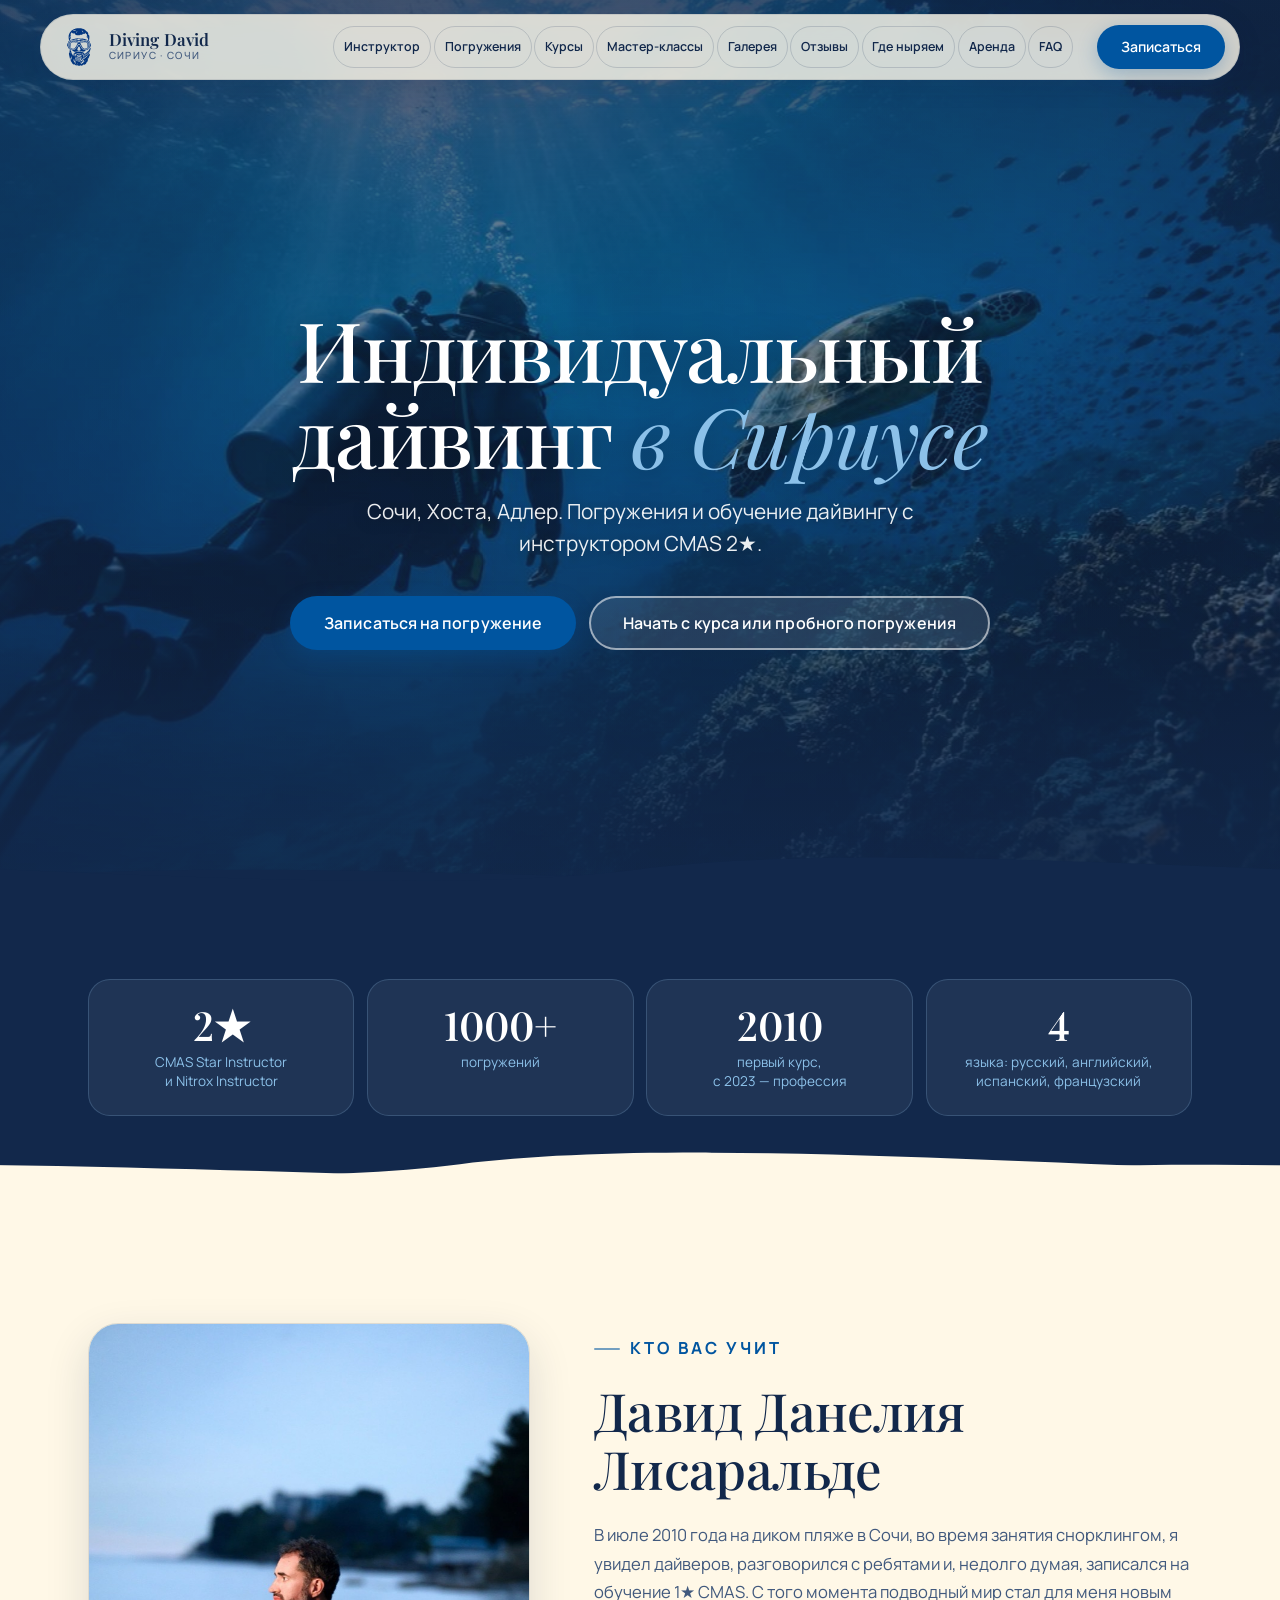
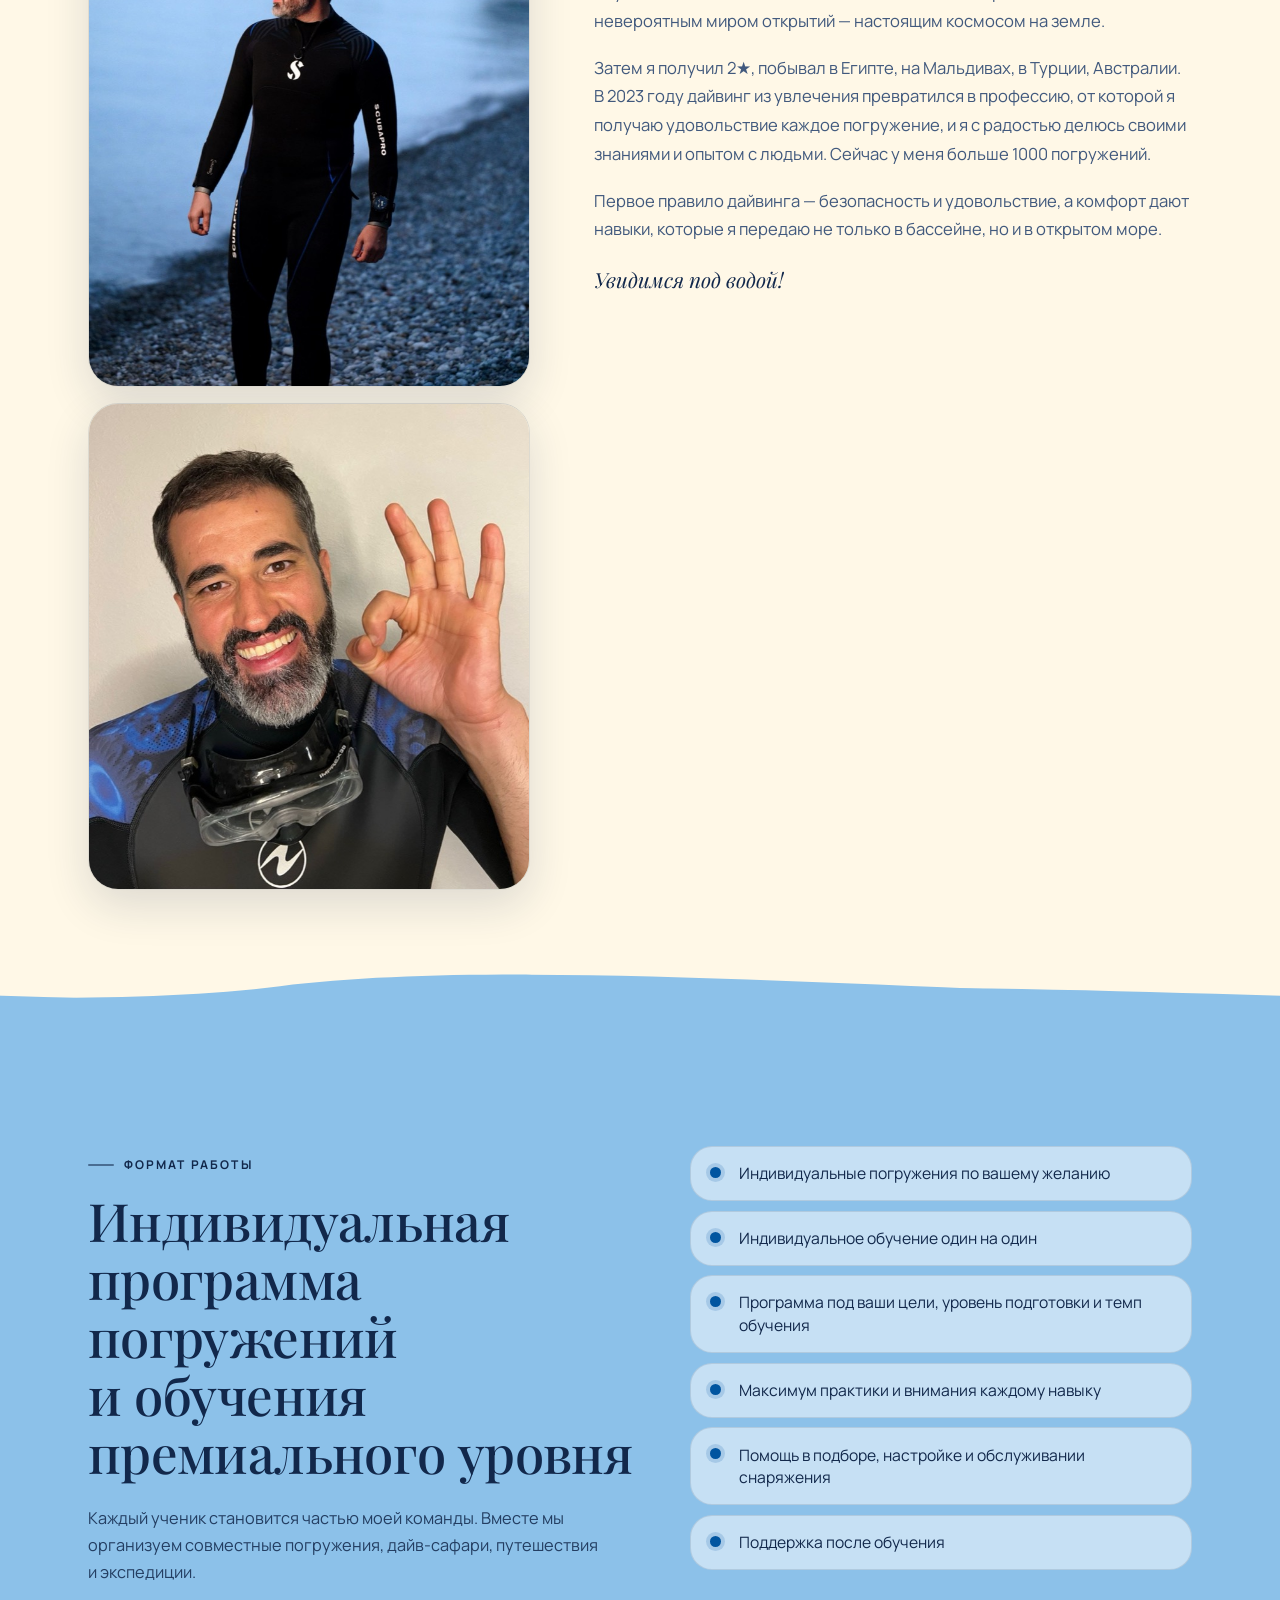
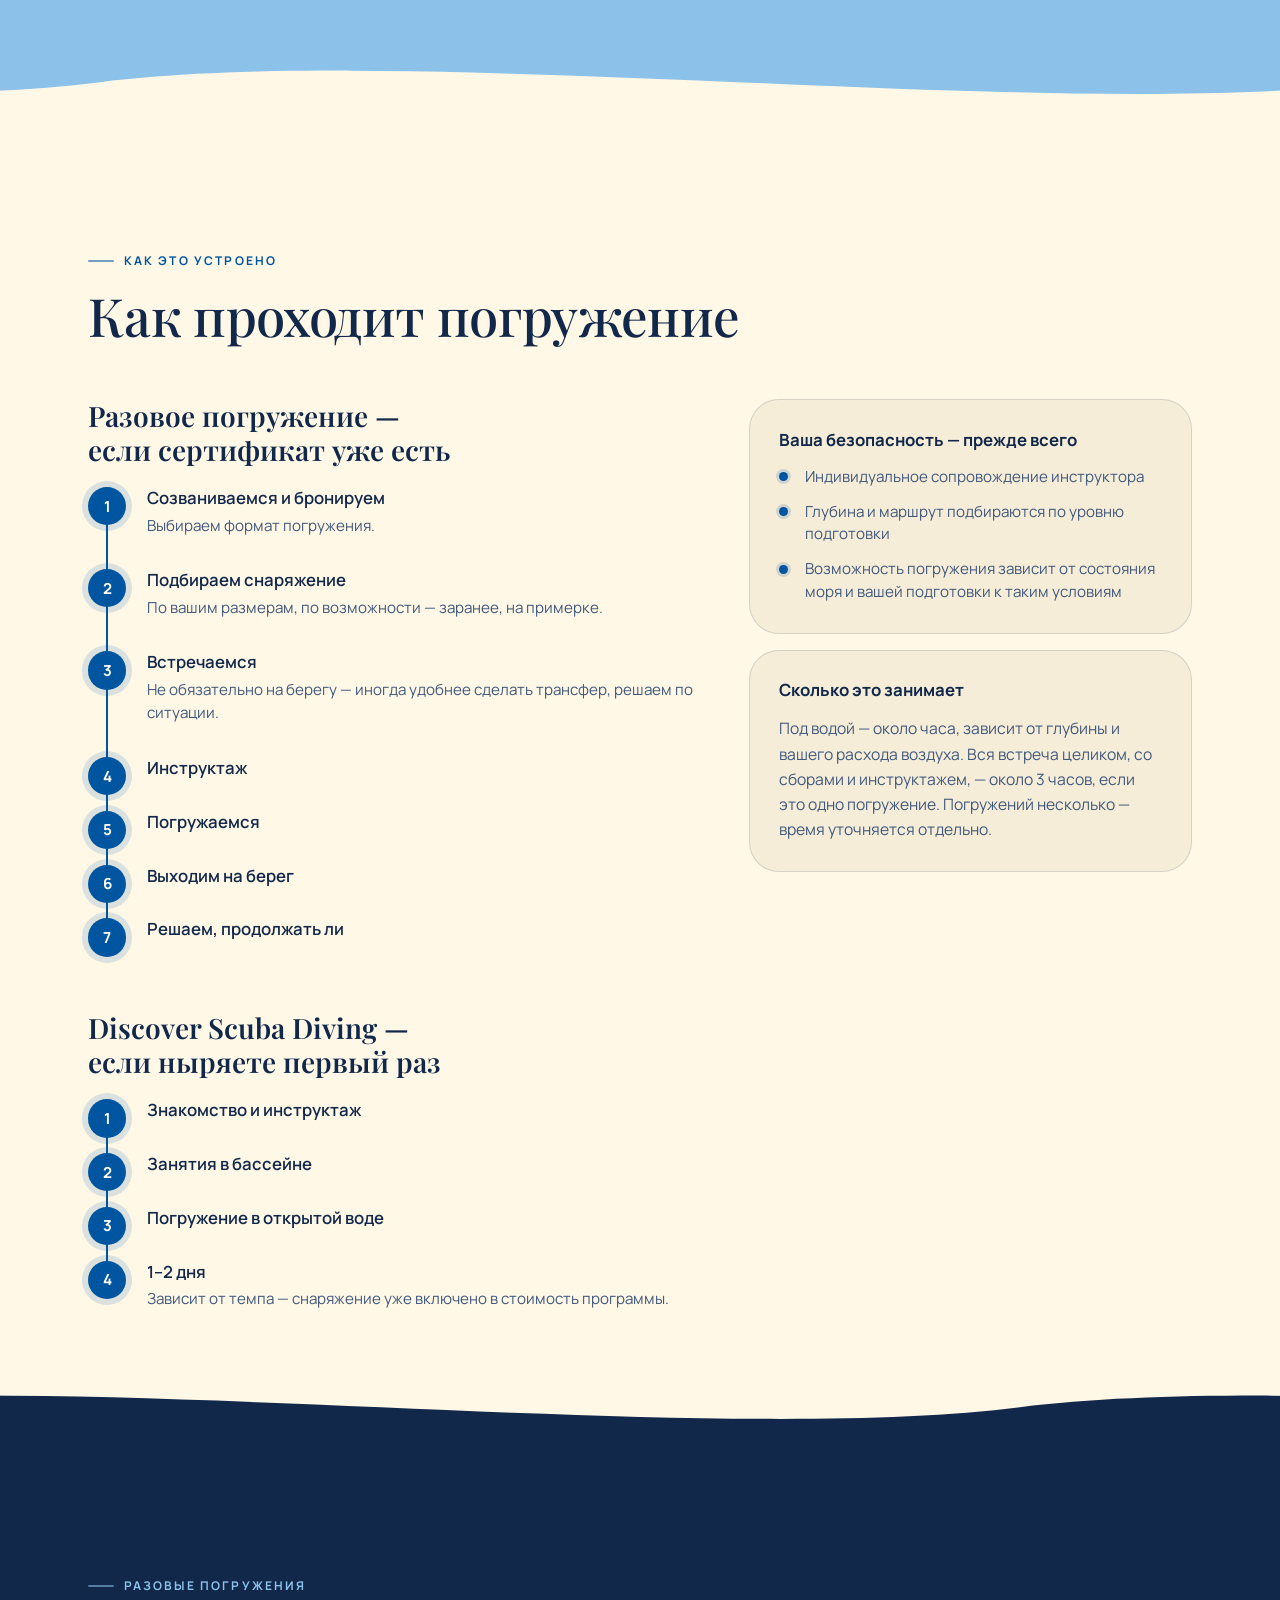
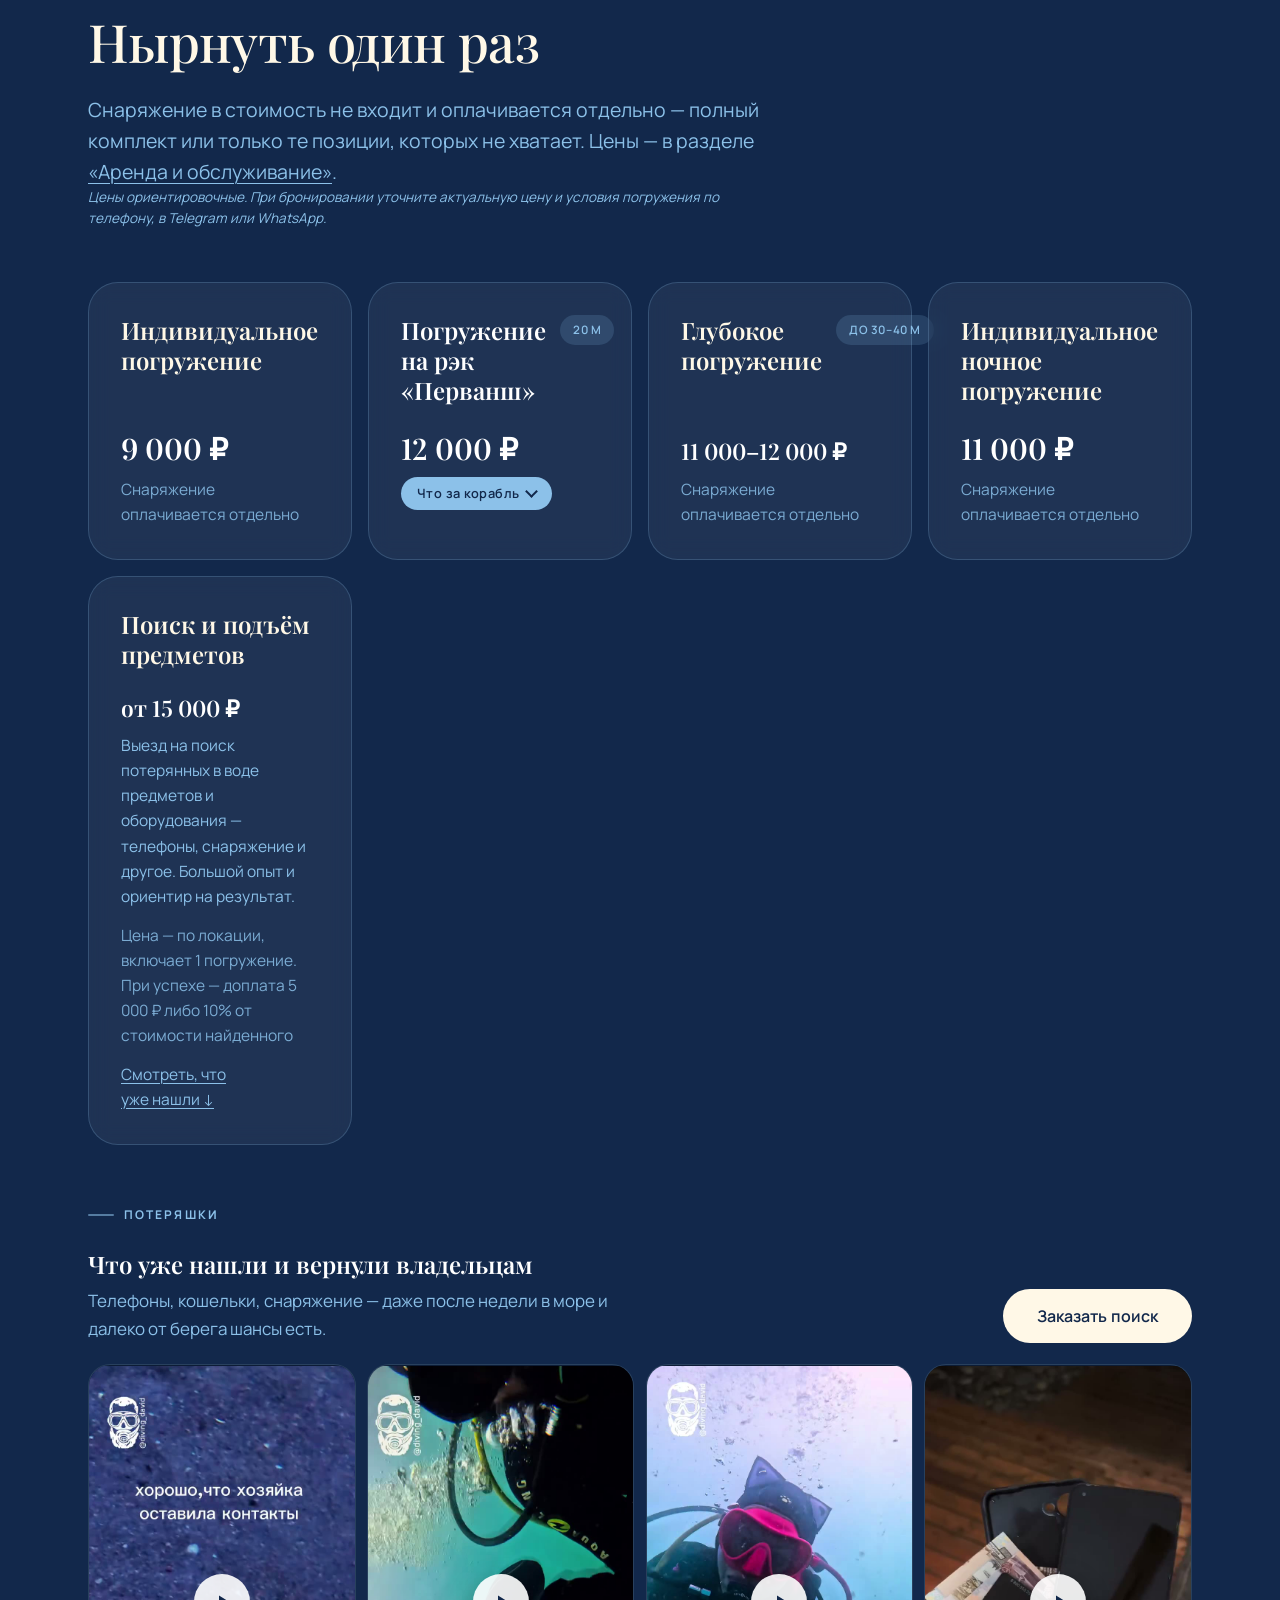
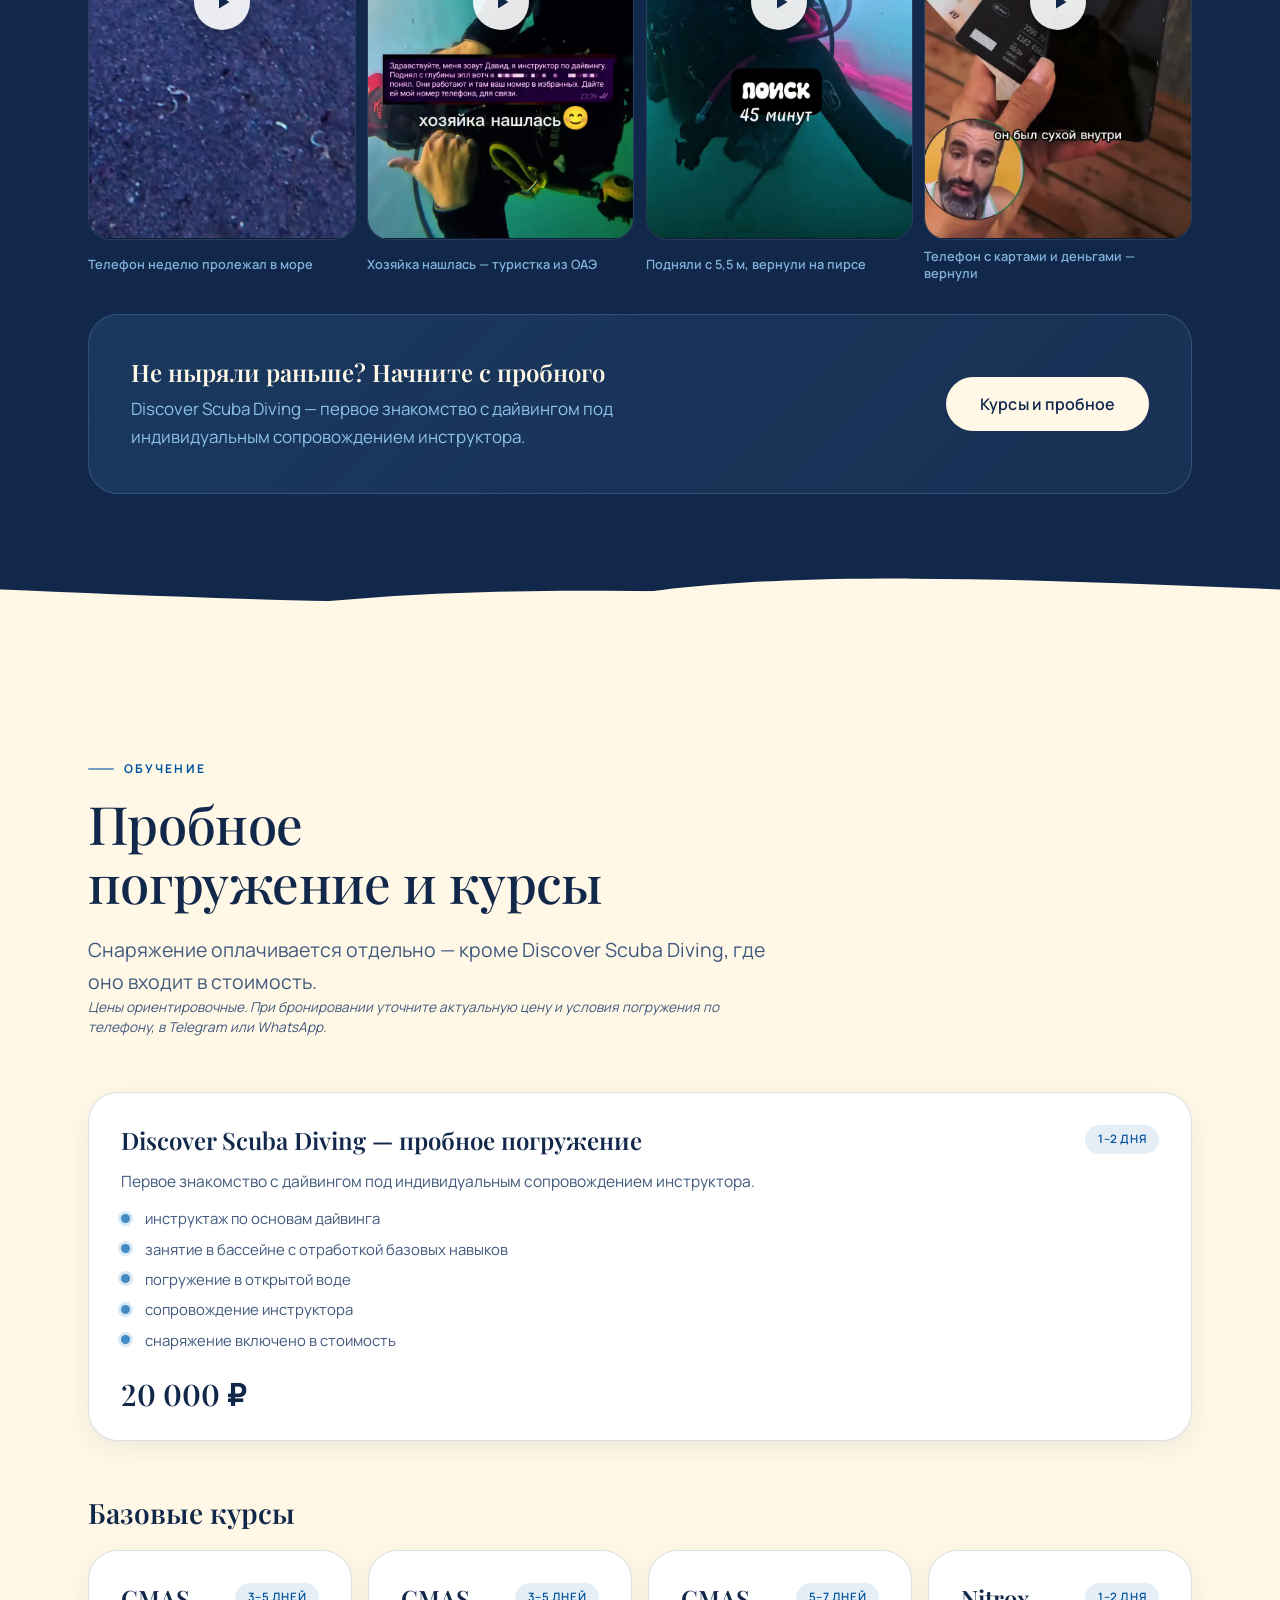
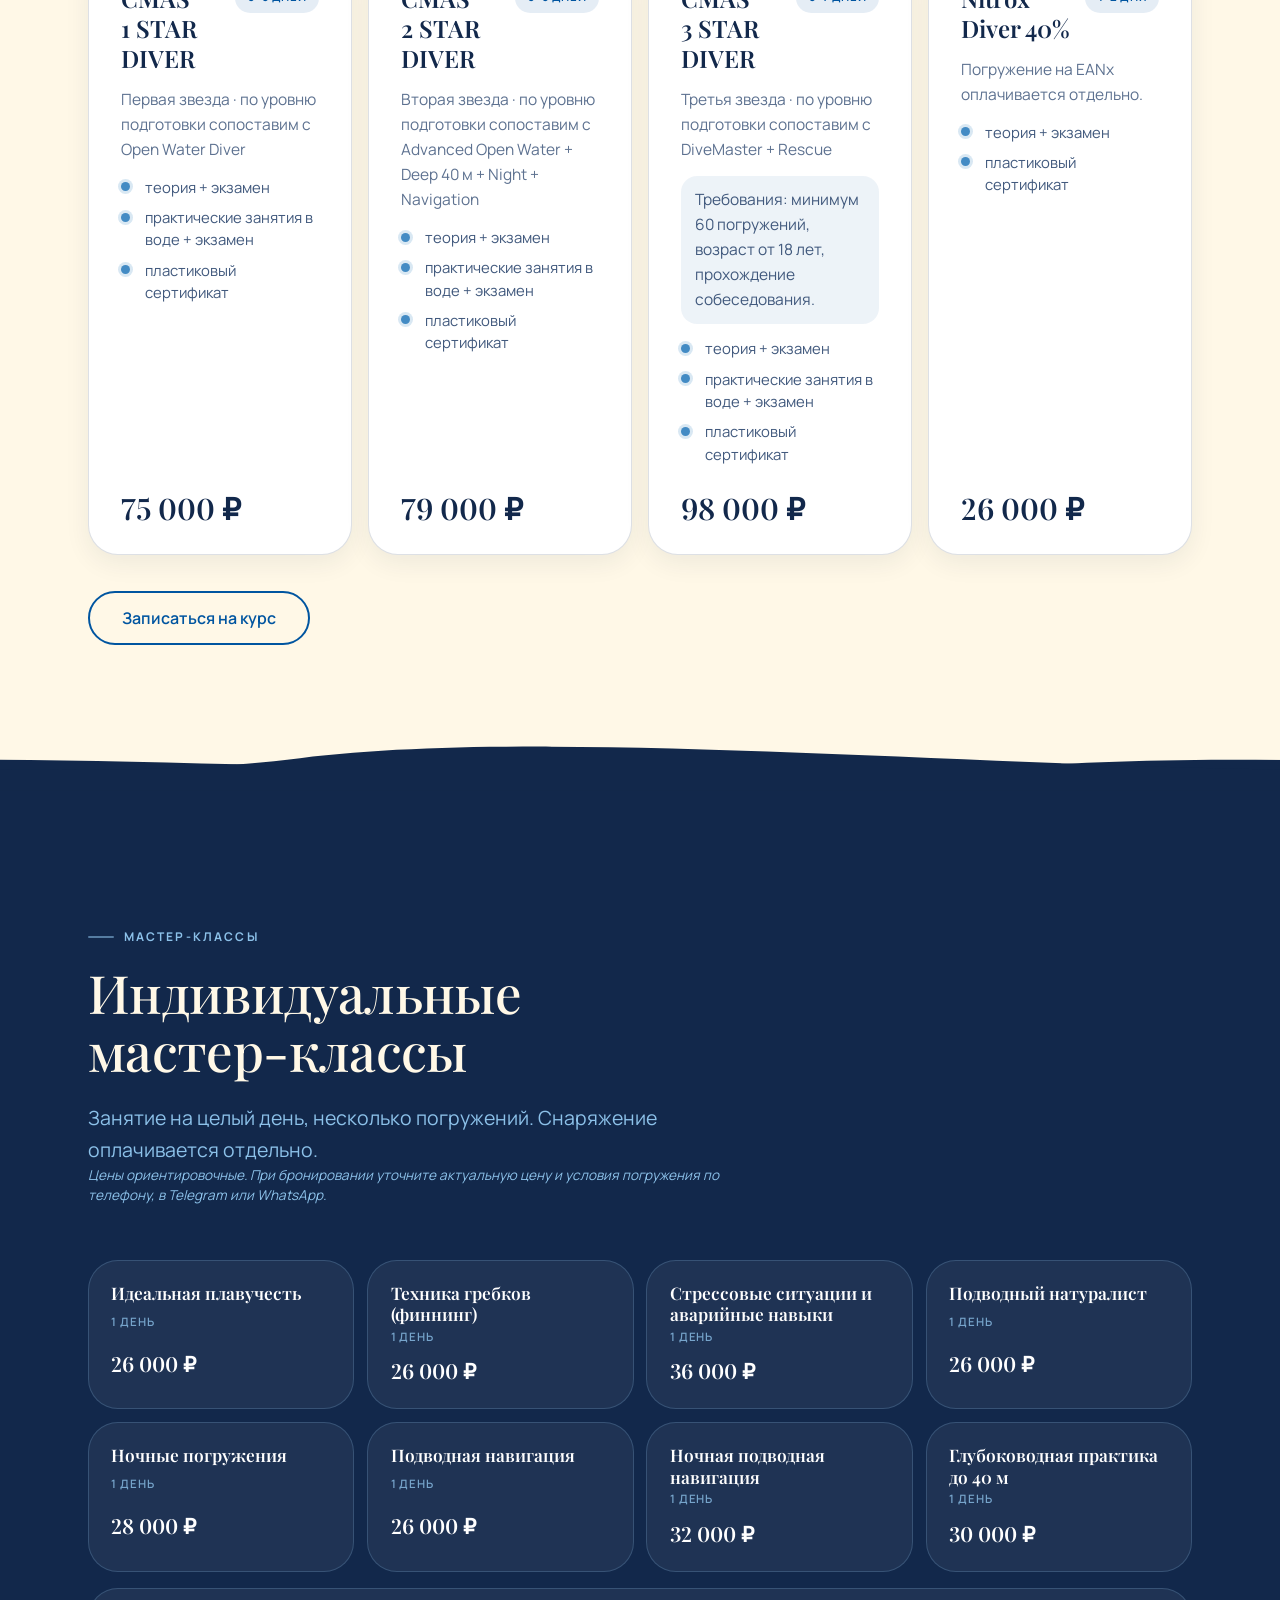
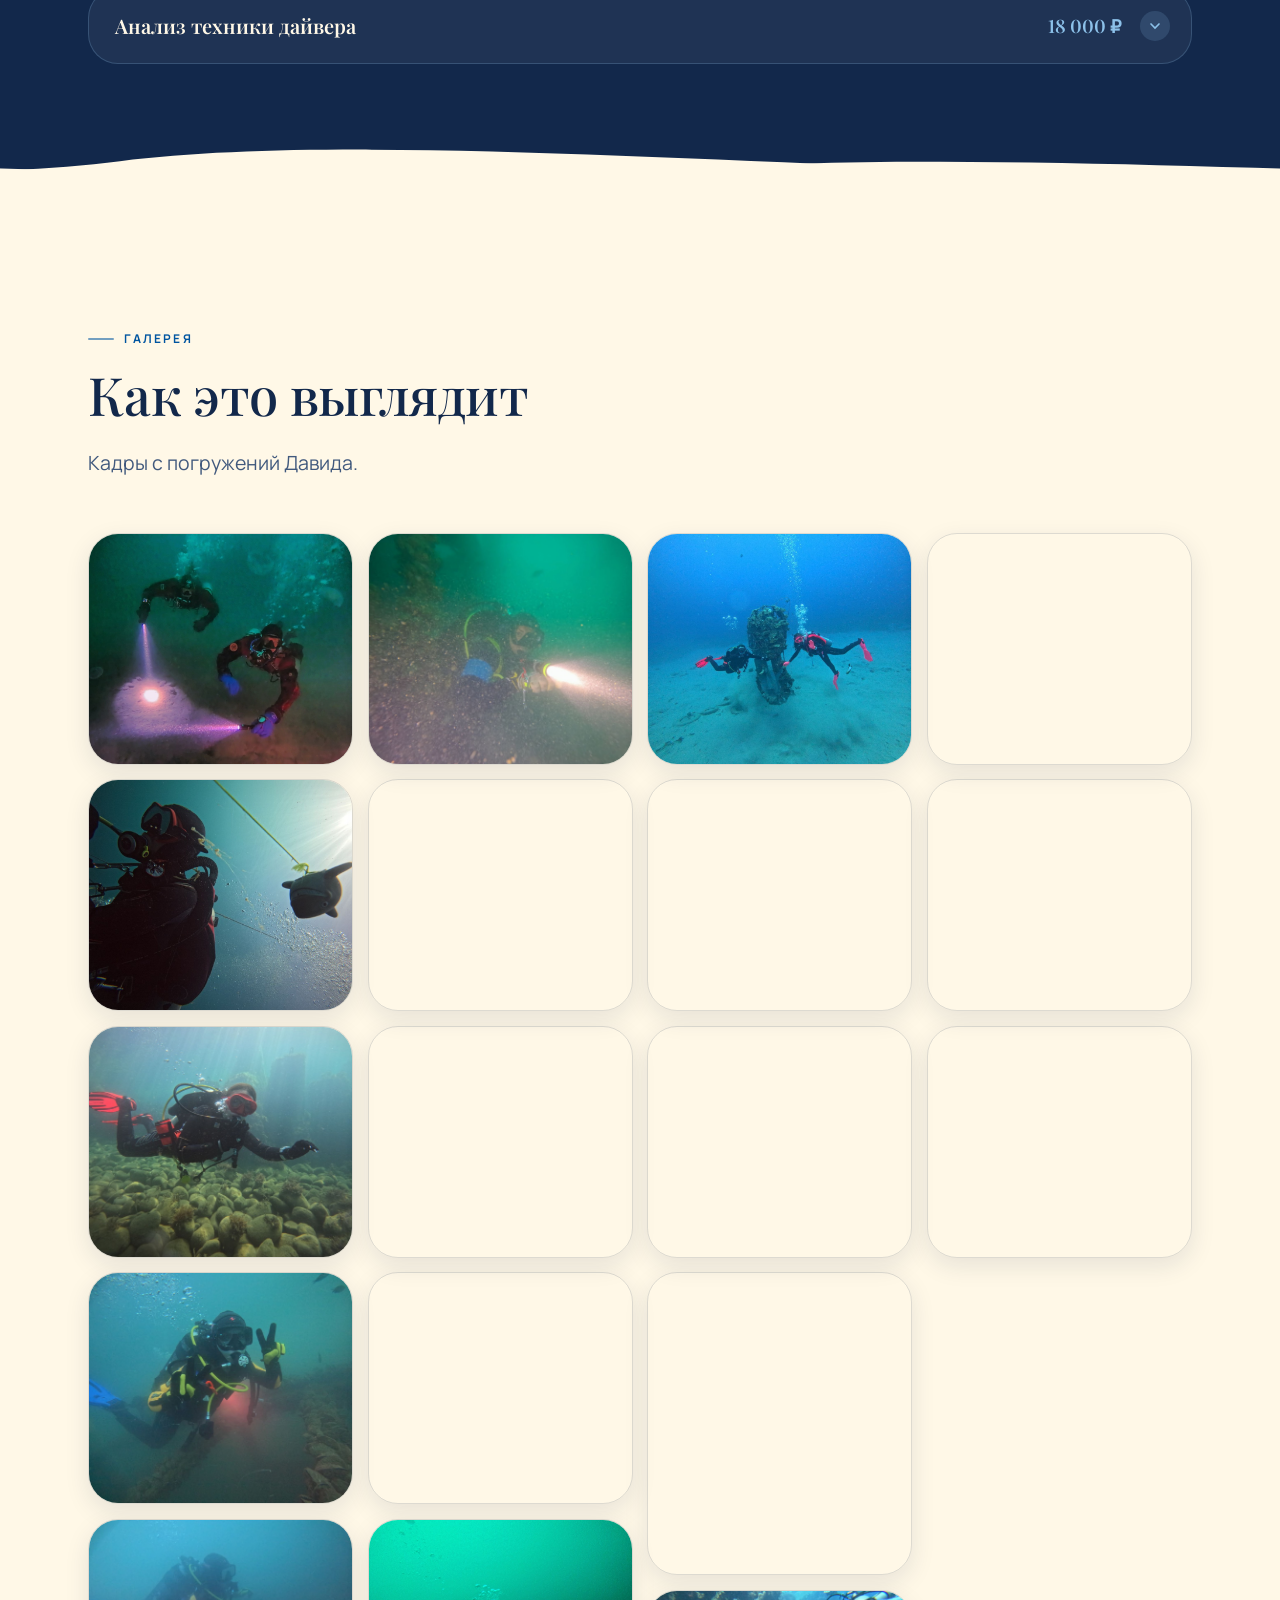
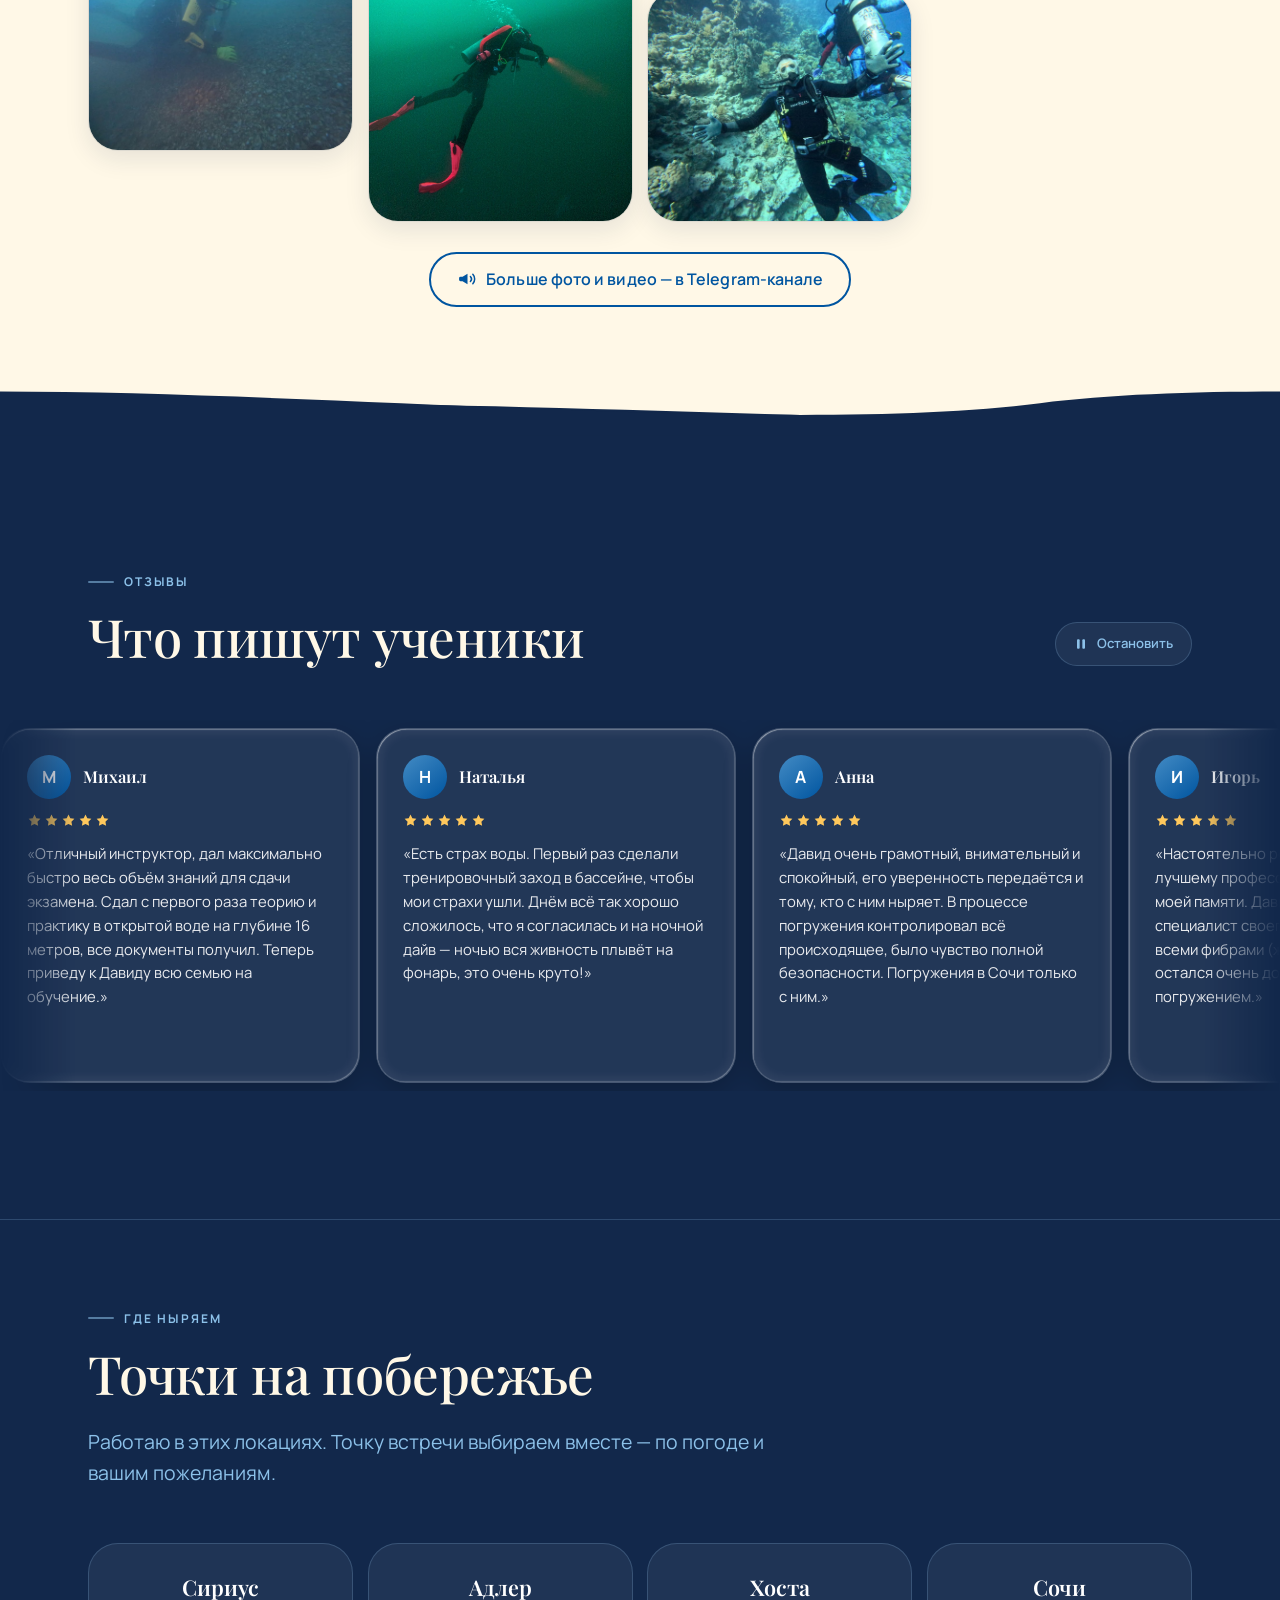
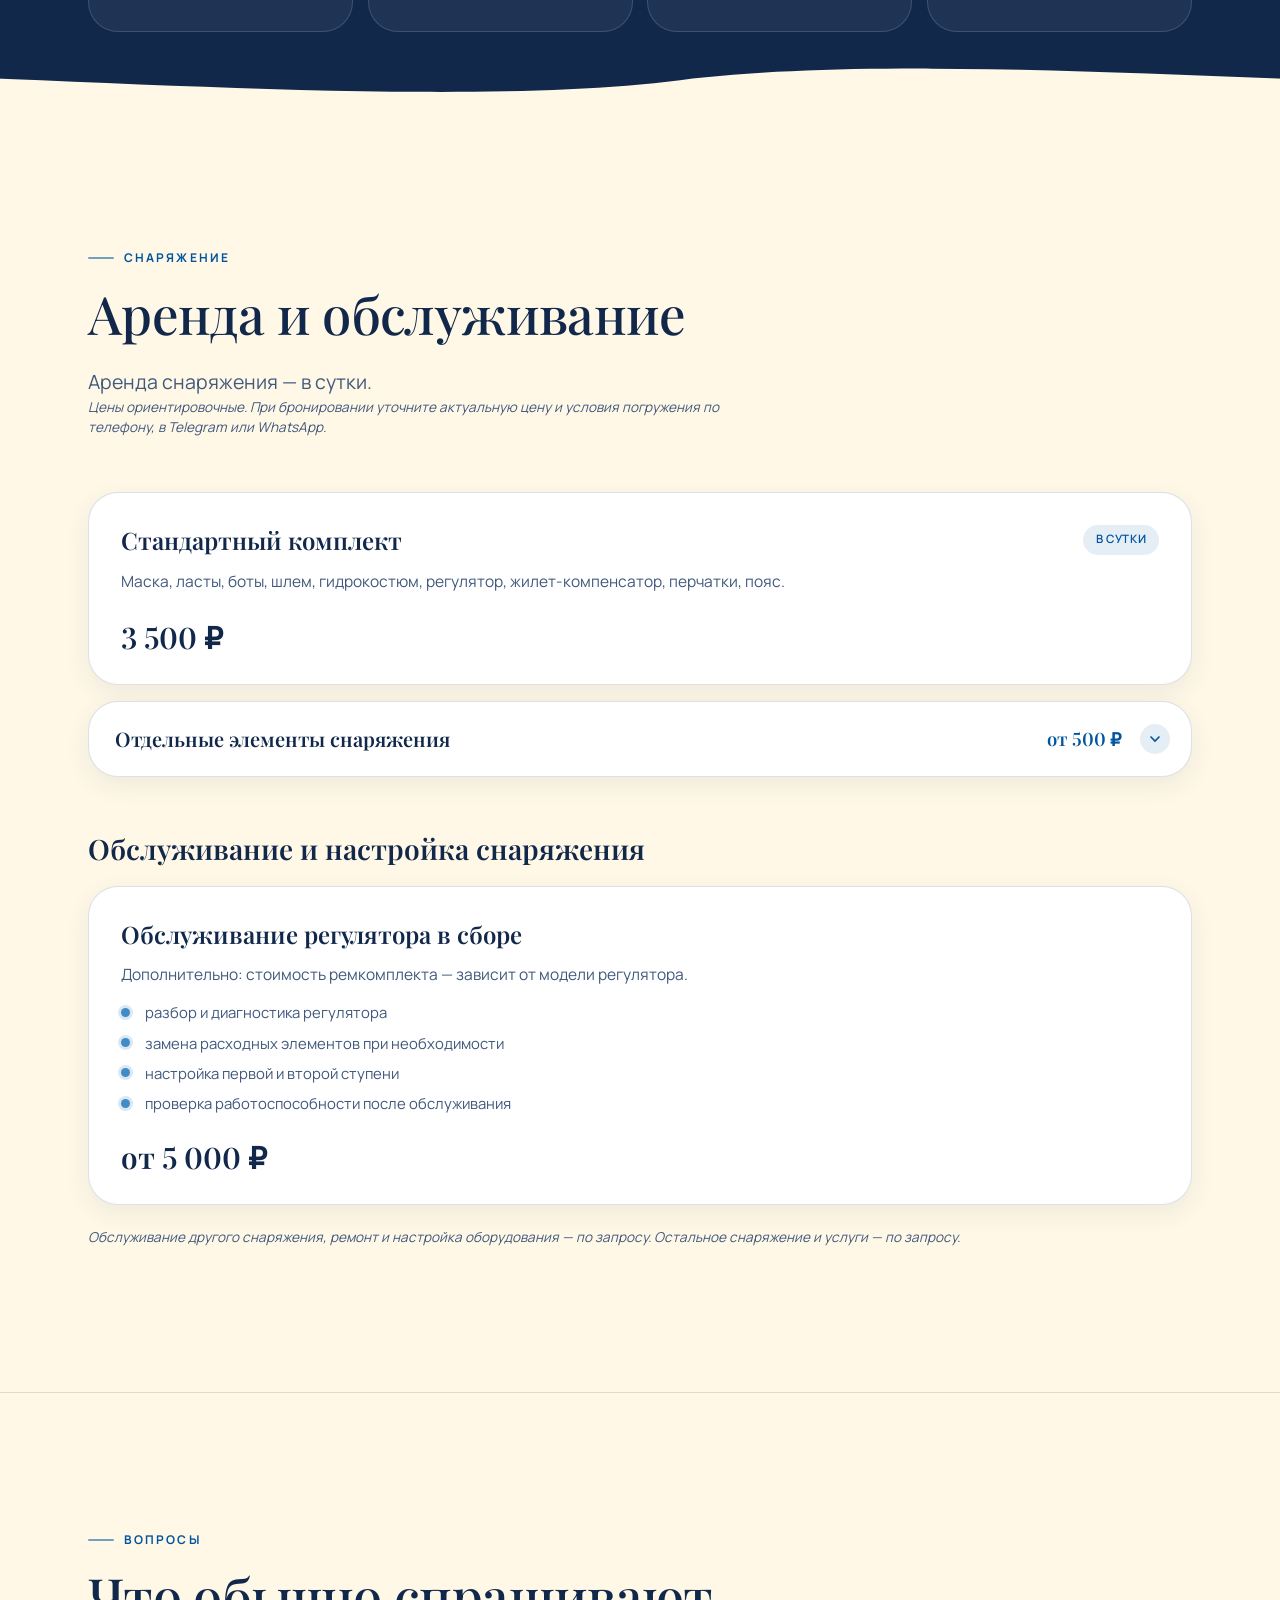
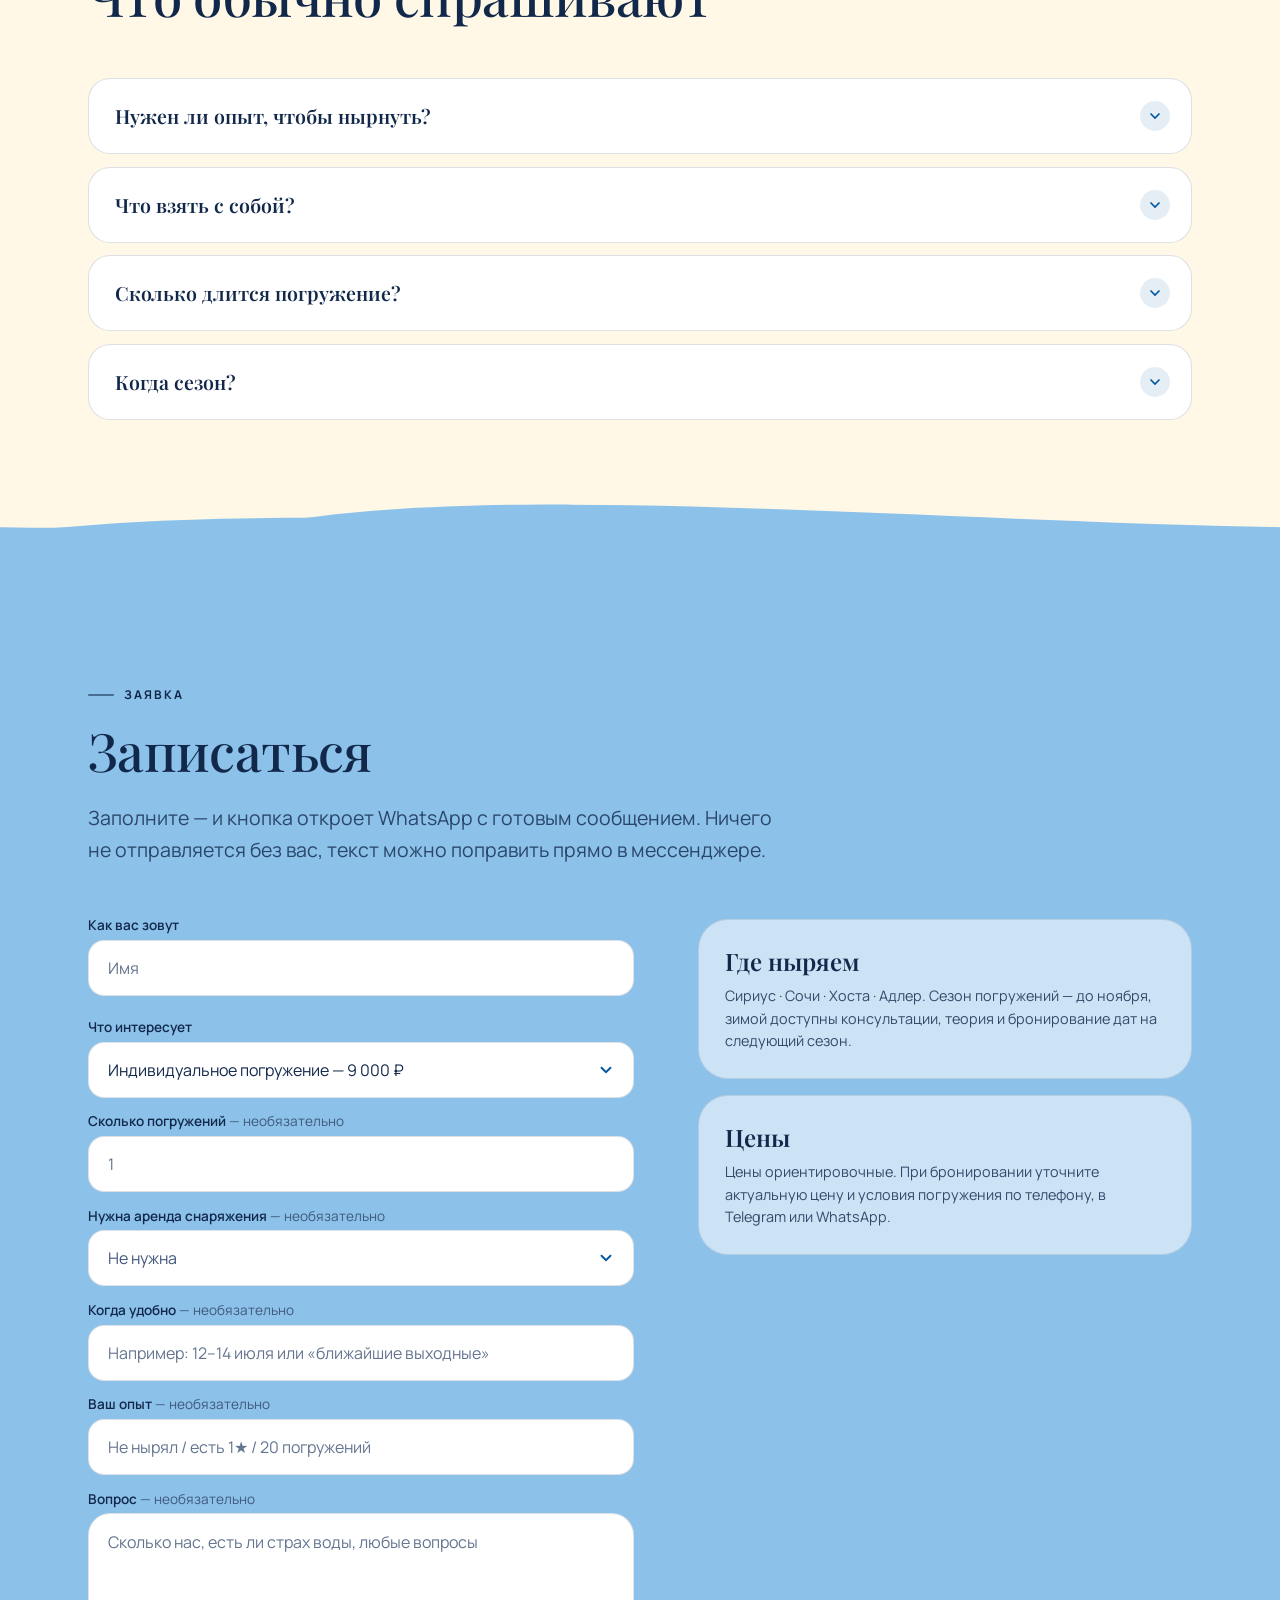
<file: index.html>
<!DOCTYPE html>
<html lang="ru">
<head>
<meta charset="utf-8">
<meta name="viewport" content="width=device-width,initial-scale=1,viewport-fit=cover">
<title>Дайвинг в Сириусе и Сочи — индивидуальные погружения и курсы CMAS | Diving David</title>
<meta name="description" content="Индивидуальные погружения и обучение дайвингу в Сириусе, Сочи, Хосте и Адлере. CMAS 2★ Instructor, Nitrox Instructor, 1000+ погружений. Цены от 9 000 ₽.">
<meta name="theme-color" content="#12284B">
<link rel="canonical" href="https://divingdavid.ru/">

<meta property="og:type" content="website">
<meta property="og:locale" content="ru_RU">
<meta property="og:title" content="Дайвинг в Сириусе без группы — Diving David">
<meta property="og:description" content="Индивидуальные погружения и курсы CMAS в Сириусе, Сочи, Хосте и Адлере.">
<!-- Картинка превью в мессенджерах обязана быть полным адресом, не «img/hero.jpg»:
     иначе Telegram и WhatsApp не находят её и показывают ссылку без картинки.
     Когда подключим домен divingdavid.ru — заменить здесь и в og:url ниже. -->
<meta property="og:url" content="https://vladnes7.github.io/DavidDive/">
<meta property="og:image" content="https://vladnes7.github.io/DavidDive/img/hero.jpg">
<meta property="og:image:width" content="1280">
<meta property="og:image:height" content="719">
<meta name="twitter:card" content="summary_large_image">

<link rel="icon" href="img/logo-duo.svg" type="image/svg+xml">
<link rel="apple-touch-icon" href="img/logo-duo.svg">

<link rel="preconnect" href="https://fonts.googleapis.com">
<link rel="preconnect" href="https://fonts.gstatic.com" crossorigin>
<!-- Шрифты подключены здесь, а не через @import внутри styles.css: из CSS браузер
     узнаёт о них только после загрузки стилей, и текст дольше стоит без шрифта. -->
<link rel="stylesheet" href="https://fonts.googleapis.com/css2?family=Manrope:wght@400;500;600;700;800&family=Playfair+Display:ital,wght@0,400;0,500;0,600;0,700;1,400;1,500&display=swap">
<link rel="preload" as="image" href="img/hero.jpg" fetchpriority="high">
<link rel="stylesheet" href="styles.css?v=20261017b">
<link rel="stylesheet" href="motion.css?v=4">
<!-- Движение включается только с JS и без «уменьшить движение»; заставка — раз за визит -->
<script>(function(d){if(matchMedia('(prefers-reduced-motion: reduce)').matches)return;d.classList.add('mo');try{if(sessionStorage.getItem('dd-intro'))d.classList.add('mo-seen')}catch(e){}})(document.documentElement)</script>
</head>
<body>

<a class="skip" href="#main">Перейти к содержанию</a>

<svg width="0" height="0" style="position:absolute" aria-hidden="true" focusable="false"><symbol id="lg" viewBox="0 0 100 100"><path fill="currentColor" d="M49.4 28.3L52.3 28.3L55.2 28.5L58.1 28.9L61.2 29.5L64.4 30.2L67.7 31.2L71.1 32.5L73.3 33.4L74.4 34L75.3 34.7L76 35.5L76.6 36.4L77 37.2L77.5 39.7L78.1 40.8L78.9 41.6L79.4 42.4L79.6 43.2L79.7 44.3L79.7 45.7L79.6 46.9L79.3 47.9L78.9 48.7L78.3 49.3C78.2 49.5 78.1 49.3 77.8 49.7L76.5 51.8L75.7 52.9L73.8 54.8L72.2 56.2L70.3 57.2L69.1 57.6L67 58.2C66.5 58.3 67 58 66.5 58.4L64.1 60.5L63.1 61.1L62.4 61.4L61.4 61.5L60.1 61.6L58.3 61.3L56 60.7L54.4 60.4L53.6 60.4L51.2 60.8L50.2 60.9L49.3 60.8L47.4 60.5L46 60.5L45.5 60.6L42.4 61.7L41.4 61.9L40.5 62L38.7 61.9L37.9 61.7L37.1 61.3L36.2 60.8L33.3 58.6C32.7 58.2 33.6 58.6 32.8 58.3L28.2 56.8C27.1 56.4 27 56.3 26.6 55.9L25.2 54.8L24.5 53.9L23.9 53.1L23.4 52.2L22.5 50.1L22 49.1L21.3 48.4L20.8 47.7L20.5 47L20.4 45.9L20.3 43.3L20.4 42.7L20.8 41.9L21.9 40.8L22.4 40L23 37.7L23.9 35.8C24.2 35.3 24.8 34.9 25.1 34.6L25.9 33.9L27.5 33L28.1 32.8L29.6 32.4L30.9 32L34.4 30.6L37.6 29.7L39.9 29.2L42.8 28.8L46.2 28.4L49.4 28.3ZM78.6 51.9L78.9 52.1L79.1 52.6L79.1 53.4L78.6 56.4L77.8 58.8L75.8 63.7L75.2 64.7L73.7 67.2L71.2 70.3C70.8 70.8 71.7 69.9 71.2 70.4L68.3 73.2L66.9 74.5L65.9 75.2L64.1 76.2L63.3 76.8L62.8 77.5L62.1 77.9L61.5 78.2L60.2 78.5L59.7 78.7C59.5 78.7 59.8 78.3 59.3 78.9L56.9 82.1L56.2 82.8L55 83.7L53.8 84.3L53 84.6L52 84.9L50.9 85L49.7 85L48.8 84.9L48.1 84.8L46.7 84.2L46 83.9L45.4 83.5L44.6 82.7L43.7 81.7L42.8 80.5L41.9 79L41.3 77.5L40.6 74.8C40.4 74.4 40.4 74.9 40.3 75C40.3 75 40.2 74.8 40.2 75.2L40.1 77.3L40.4 78.7L40.9 80L41.4 81.1L42.6 82.7L43.4 83.5L44.9 84.6L46.5 85.5L47.5 85.9L49.8 86.3L51.7 86.2L53.7 85.9L54.1 85.8L55.4 85.1L55.7 85.1L56.6 85.5L56.9 85.5L57.6 85.2L58.1 84.6L58.6 83.6L59.1 82L59.4 81.2L59.9 80.5L61.1 79.8L63 79.2L64.2 78.5L64.9 77.7L65.9 76.9L67.2 76.1L68.2 75.3L68.9 74.7L71.4 71.5L72.3 70.5L73.3 69.1L75 66.2C75.3 65.7 75 66.1 75.1 66.2L75.4 66.9L75.7 67.2L75.8 67.2L76.1 66.7L76.6 66.3L76.8 66.6L77 67.3L77.1 68.3L77.1 70.4L76.9 71L76.2 72.7L75.2 74.2L74.7 75.8L73.8 79.3C73.6 79.9 73.8 79.3 73.7 79.3C73.7 79.3 73.7 79.5 73.5 79.2L72.8 77.5L72.4 76.9C72.4 76.8 72.3 76.5 72.3 76.9L72.1 79L72.3 81.7L72.2 83L72 84L71.5 85.4L70.2 87.8C69.9 88.3 69.9 88.1 69.8 88.2L69.5 88.2L69.3 87.9L69.2 87.8C69.1 87.8 69.2 87.5 69.1 87.8L68.4 89.9L68 90.9L67.4 91.7L66.7 92.5L65.8 93.2L64.7 93.9L63.3 94.5L62.6 94.7L62.4 94.7L62.3 94.7C62.2 94.7 62.1 94.9 62.3 94.6L63 92.8L63.1 92.5L63 92.3C63 92.2 63.2 92 62.9 92.3L61.5 93.9C61.2 94.2 61.5 93.8 61.4 93.9L60.8 94.5L59.9 95.3L58.1 96.1L56 96.7L55.3 96.8C55.2 96.8 55.1 96.9 55.2 96.7L55.5 95.7L55.4 95.4L54.9 95.5L52.9 96.5L52.1 96.8L51.1 96.9L49.1 96.9L48.4 96.8L47.6 96.5L46.5 96L45.7 95.5L45.2 95L44.3 93.6C44.1 93.4 44.2 93.6 44.2 93.7L44.1 94.3L44.5 96C44.5 96.3 44.3 96.3 44.1 96.4L43 96.1L41.9 95.7L40.8 95.1L39.9 94.4L39.2 93.8L38.6 93L37.8 92.2C37.6 92 37.7 92.2 37.7 92.2C37.7 92.2 37.5 92 37.6 92.3L38.2 94.1C38.3 94.4 38.3 94.5 38.2 94.6L37.6 94.4L36.7 94L35.6 93.3L34.7 92.6L33.5 91.3L33 90.6L31.9 88.7L31.1 86.2C30.9 85.8 31 86.2 30.9 86.2L30.9 86.4L30.9 86.8L30.7 87.3L30.5 86.9L30 86.1L29.7 85L29.3 83.5L29.1 82.2L29.1 81.1L29.3 79.9L29.2 78.2L28.9 77.4L28.5 76.8C28.4 76.7 28.3 76.7 28.2 77L27.9 78.8L27.8 79.1L27.6 79.2C27.6 79.3 27.8 80.6 27.4 79.2L25.5 71.3L24.9 68.1L24.9 65.9L25.2 63.5L25.5 62.3L25.9 61.3L26.5 60.4L26.8 59.4L26.8 58.2L27 57.6L27.2 57.5L27.6 57.6L27.9 57.9C28.2 58 29.1 58.2 29.5 58.5C29.8 58.9 30 59.2 30.1 59.8L30.6 62L31 63.6L31.4 64.9L31.9 66.2L32.7 67.5L33.3 68.5L33.9 69.1L34.6 70.2L34.8 71.1L34.8 73.1C34.8 73.4 34.8 73.2 34.9 73L35.4 72.1L36.1 68.8L36.5 67.3L36.9 66.4L37.3 65.8L37.8 65.2C37.9 65.1 37.6 65.3 37.8 65.1L39 64.2L40.6 63.2L43 62.3L44.2 62L45.2 61.8L46.9 61.7L48.9 62.1L50.1 62.2L51.4 62.1L53.9 61.6C54.4 61.5 53.9 61.5 54.5 61.6L57.4 62.4L59.7 63.4L62.6 64.7L64 65.5C64.2 65.7 63.9 65.7 63.9 65.8L63.5 66.1L62.2 66.9L61.4 67.2L59.7 67.6L58.9 67.6L58 67.5L57.3 67.3L55.8 66.8L54.5 66.4L51.2 65.8L49.5 65.7L46.8 65.8L45.7 66L43 66.7L41.9 67.1L40.7 67.9L40.2 68.3L39.8 69.1L39.3 70.2L39.1 71.2L39.1 72.3L39.4 73L40.1 73.6L40.5 73.8C40.6 73.9 40.5 74.1 40.6 73.8L41.1 72.1L41.5 71.1L42.1 70.2L42.9 69.3L43.9 68.4L44.9 67.7L45.9 67.3L47.1 66.9L48.4 66.7L49.9 66.7L51.6 66.7L53.1 66.9L54.5 67.2L55.5 67.5L56.1 67.8L57.2 68.6L58 68.8L59.1 68.8L60.2 68.6L61.5 68.2L63.1 67.6L64.9 66.8L66.7 65.7L68.4 64.4L70.3 62.8L72.3 60.8L73.8 59.3L74.7 58.1L76.3 55.3C76.6 54.8 76.1 55.7 76.4 55.3L77.7 52.7L78.1 52.1L78.6 51.9ZM32.1 33.3L29.5 33.7L28.7 33.9L27.3 34.5L26.5 35L25.5 35.9L24.8 36.9L24.2 38L23.9 39.2L23.6 40.6L23.5 42.3L23.5 44.2L23.6 46L24 49.1L24.3 50.3L25 51.8L26.3 53.7L27 54.4L27.6 54.8L29.1 55.6L30.4 56.1L33.4 56.8L34.2 56.9L36.6 57L37.8 56.8L39.1 56.5L40 56.2L40.6 55.8L41.3 55.3L42.5 53.9L43 53.2L44.3 50.8L44.8 50L45.3 49.7C45.5 49.6 45.6 49.8 46 49.1L47.7 46L48.7 44.5L49 44.2L49.4 44L50.4 43.8L50.7 43.9C50.9 44 51.2 44.1 51.6 44.6L52.9 46.7L56.4 52.8C57.1 53.9 56.9 53.3 57 53.5L57.1 53.8L57.4 54.2L58.6 55.3L59.2 55.7L60 56.2L62 56.8L62.6 56.9L63.8 57L65.4 56.9L67 56.7L68.3 56.4L69.7 56L71.1 55.3L72.2 54.7L73.6 53.6L74.6 52.3L75.6 50.6L75.9 49.6L76.1 48.3L76.4 46.6L76.5 44.8L76.5 41.4L76.1 39.1L75.9 38.4L75.2 36.8L74.7 36L74.1 35.4L73.4 34.8L72.6 34.3L71.6 33.9L70.4 33.6L68.3 33.3L63.6 33.3L61.2 33.4L59.2 33.6L55.6 34.1L53.2 34.7L50.4 35.8C49.9 35.9 50.6 36 50 35.8L47.2 34.8L45.4 34.4L41.8 33.8L37 33.3L34.3 33.2L32.1 33.3ZM34.9 34.6L40.1 34.8L41.9 35L45 35.6L46.2 36L47 36.4L47.7 36.9L48 37.5L48.3 38.2L48.5 38.5L48.9 38.6L49.5 38.7L50.5 38.4C50.7 38.4 50.7 38.3 50.5 38.3L49.4 38C49.2 38 49.4 37.9 49.5 37.9L49.8 37.7L50.5 37.8L50.7 38L50.9 38.4L51.1 38.5L51.4 38.6L51.7 38.2L52.1 37.5L52.6 36.8L53.3 36.2L54.3 35.8L55.5 35.5L58.7 34.9L61.4 34.7L66.1 34.6L68.2 34.7L70.5 35L71.2 35.2L72.5 35.8L73.1 36.2L74 37.2L74.3 37.8L74.9 39.5L75.1 40.7L75.3 43.6L75.3 44.7L75 47.7L74.8 49L74.5 49.8L73.7 51.5L73.1 52.3L72.5 53L71.2 54L70.1 54.6L69.3 54.9L68.2 55.2L66.3 55.6L64.1 55.7L63.1 55.7L62.3 55.6L61.5 55.4L59.9 54.6L59.4 54.2L57.9 52.7L56.3 50.1L53.8 45.8L52.3 43.4C51.9 42.9 51.9 42.9 51.7 42.8L51.1 42.4L50.6 42.3L49.9 42.3L49.1 42.4L48.4 42.8L47.7 43.4L47.1 44L46.6 44.8L44.6 48.7C44.2 49.4 44.8 48.2 44.5 48.7L42.4 52.2C42 52.9 42 52.6 41.9 52.8L41.6 53.2L41.1 53.7L40.2 54.5L39.1 55.1L38.1 55.5L36.6 55.6L34.8 55.6L32.9 55.4L30.9 55L29.5 54.4L28.5 53.9L27.7 53.3L27.1 52.7C26.8 52.4 26.6 52.2 26.3 51.7L25.4 49.2L25 47.7L24.8 46.2L24.7 42.8L24.8 41.1L25.1 39.7L25.4 38.5L25.8 37.6L26.3 36.9L26.9 36.3L27.9 35.8L29.2 35.3L30.8 34.9L32.6 34.7L34.9 34.6ZM47.8 3L53.6 3.1C54.9 3.1 55.2 3.3 55.7 3.4L56.5 3.7L58.5 4.6C58.9 4.8 58.3 4.5 58.7 4.6L61.3 5.3L62.8 5.9L64.4 6.6L65.7 7.4L67.3 8.8C67.6 9 67.3 8.9 67.3 8.9L67.1 9L66.7 8.7L66 8.6L65.8 8.7C65.8 8.7 65.5 8.6 66 8.9L68.4 10.4L69.8 11.4L71.7 13.2C72.1 13.8 72.2 14.2 72.4 14.6L72.8 15.5L73.2 17.1L73.4 19.1L73.7 20.3L73.9 20.5L74.2 20.5L74.6 20.1L74.9 20C75 20 75 19.8 75.1 20.2L75.7 22.2L75.9 23.6L76 25.2L75.9 27.3L75.3 31.8L75.1 32.9L74.9 33.4L74.8 33.5L73.9 33C73.7 32.8 73.5 33.1 73.3 32.4L72.3 28.9L72 28.3L71.5 27.7L71 27.4L70.3 26.7L69.8 26L69.4 24.9L69.4 24.2L69.6 22.5L70 20.7L70 20.2L69.7 19.2L69.2 18.2L68.7 17.8L68 17.3L67.5 16.8L67.2 16.1L66.8 15.5L66.3 15L65.7 14.6L65.1 14.3L65 14.6L65.6 15.4L65.9 16L65.7 16.2L65.1 16.4L64.1 16.6L61.2 17.3C60.7 17.5 61.2 17.4 61 17.3L60.3 16.5C60.2 16.4 60.4 16.2 60.2 16.5L59 17.9L58.3 18.5L57.3 19.3L56.4 19.8L55.7 20.1C55.5 20.1 55.4 20.2 55.4 20L55.6 18.8L55.5 18.3L55.4 18L55.3 18L55.1 18.4L54.7 18.8L54.1 19.4L53.4 19.9L52.6 20.3L51.5 20.7L50.2 20.9L48.7 20.9L47.2 20.9L45.6 20.7L44.2 20.5L43.1 20.2L42.3 19.9L41.6 19.6L40.7 18.9L40.3 18.3L40 17.8L39.8 17.1L39.7 16.2L39.7 15.1L39.5 14.9L39.1 15.4L38.2 17C38 17.2 38.2 17.1 38.1 17L37.6 16.1L37 14.6L36.9 14.2C36.8 14.1 36.8 13.8 36.8 14.2L36.4 16.3L36.2 16.8L35.8 16.9L35.2 16.6L34.3 15.9L32.5 14.1C32.1 13.8 32.3 14.1 32.2 14L31.8 13.6L31.5 13.6L31.2 13.8L30.8 14.2L30 15.6L29.6 16.5L29.3 17.5C29.3 18 29.1 18.3 29.1 19.4L29.6 24.2L29.6 25.5L29.5 26.6L29.3 27.5L28.9 28.8L28.1 30.5L27.6 32C27.4 32.4 27.3 32.4 26.9 32.6C26.6 32.8 26 33.4 25.7 33.3C25.3 33.2 25 32.7 24.8 31.9L24.2 28.4L24 25.5L24.1 23.4L24.2 21.8L24.4 20.7L25.2 18L26 16.1L27.3 13.9L29.8 10.9C30.1 10.3 29.6 10.8 29.6 10.7L29.8 10.4L30.3 9.8L31.6 8.9L33.7 7.6L35.9 6.4L37.6 5.2L38.2 4.9L38.9 4.7L39.8 4.7L39.9 4.6L40.4 4.5L40.5 4.5L40.4 4.5L40.4 4.3L40.7 4.1L41.3 3.8L42.7 3.5L44.9 3.2L47.8 3ZM33.2 36L31 36.3L30 36.5L29.1 36.9L27.8 37.7L27.4 38.2L27 38.8L26.7 39.5L26.3 41.5L26.3 43.2L26.4 45.5L26.6 47.1L26.8 48.2L27.2 49.8L28 51.2L28.9 52.2L29.9 52.9L31.7 53.6L34.3 54.1L35.6 54.2L37.5 54.1L37.9 54L38.9 53.5L39.8 52.8L41.3 50.9L42.9 48C43.2 47.5 42.4 49.2 43 48L46.4 40.8C47 39.5 46.6 40.4 46.6 40.2L46.6 39.6L46.5 38.4L46.4 38.2L45.7 37.6L44.8 37.2L43.5 36.8L41.6 36.4L39.3 36.1L37 35.9L33.2 36ZM60.9 36L57.8 36.4L55 37.1C54.4 37.3 54.4 37.3 54.2 37.5L53.7 38.2L53.5 38.6L53.4 39.7L53.9 41.4L55.7 45.3L56.3 46.4L56.5 46.8L57 47.8C57.1 47.9 56.8 47.3 57.1 47.8L58.7 50.8C59.1 51.3 58.8 50.7 58.9 50.9L59.3 51.6L59.8 52.3L60.3 52.8L60.9 53.3L62.1 53.9L63.4 54.2L64.1 54.2L66.7 54L67.7 53.8L68.6 53.5L69.5 53.1L70.5 52.5L71.4 51.8L72.1 50.9L72.7 50.1L73 49.4L73.3 48.1L73.5 46.4L73.7 44.6L73.6 41.2L73.2 39.4L72.7 38.3L71.9 37.4C71.6 37.1 71.6 37 71 36.8L68.4 36.2L66.1 36L60.9 36ZM49.7 48.8L49.3 49L48.8 49.5L48.2 50.3L47.5 51.5L46.8 53.1L46.3 54.5L46 55.7L45.9 56.6L46 57.3L46.3 57.8L47 58.6L47.4 58.7L49.3 59.1L51 59.1L52.2 58.8L52.8 58.5L53.8 57.5L53.9 57.2L53.8 55.5L53.4 54.2L52.7 52.4L52.2 51.1L51.6 50.2L51.2 49.5L50.8 49.2L50.5 48.9L50.1 48.8L49.7 48.8ZM49.2 76.8L47.8 77.1L47.4 77.3L46.6 78L46.2 78.6L46 79.2L45.9 79.9L46 81.2L46.5 82.1L46.9 82.5L47.8 83L49.3 83.5L50.2 83.5L51.1 83.5L52.7 83.2L53.3 83L53.7 82.8L54.6 82.2L54.9 81.7L55.2 81.1L55.3 80.4L55.2 79.7L55 79L54.6 78.4L54.1 77.9L53.5 77.4L52.8 77.1L52.1 76.9L50.1 76.7L49.2 76.8ZM45.5 29.7L40 30.3L38.9 30.6L38.2 30.8L37.9 31L38.7 31.1L40.5 31L47.6 30.6C48.8 30.5 47.8 30.6 47.9 30.7L48.1 30.8C48.1 30.8 48.6 30.8 48.1 30.9L45.3 31.5C44.7 31.6 44.8 31.7 44.7 31.8C44.6 31.9 44.5 31.9 44.7 32L45.7 32.1L48.7 32.2C49.2 32.2 48.9 32.2 48.6 32.3L47.2 32.6L46.7 32.8L46.7 33L46.8 33.1C46.9 33.2 46.4 33.2 47 33.2L50.9 33.3L52.3 33.2L52.6 33.1L52.7 33L52.7 32.8L52.3 32.6L51.1 32.4L50.9 32.4C50.8 32.3 50.3 32.2 50.7 32.2L53.4 32.1L54.4 32.1L54.6 31.9L54.4 31.7L53.8 31.5L51.7 31C51.3 30.9 51.6 30.9 51.6 30.9C51.7 30.8 51.4 30.7 51.9 30.7L54.5 30.6L61.2 31.1C62.4 31.2 61.8 31.1 61.8 31L61.2 30.8L59.6 30.4L57.9 30.1L54.4 29.6L53 29.5L48.5 29.5L45.5 29.7ZM63.4 37.1L66.3 37.1L68.2 37.2L69.1 37.4L69.9 37.6L70.5 37.9L71.1 38.3L71.5 38.8L71.8 39.4L72.1 40.2L72.4 42.3L72.5 43.8L72.3 46.9L71.9 48.7L71.2 50.4L70.9 50.8L70.1 51.4C70 51.4 70 51.1 70.1 50.8L70.6 49.3L71 47.9L71.1 46.5L71.2 44.1L70.9 41.6L70.6 40.6L70.2 39.9L69.8 39.4L69.3 39L68.3 38.7L67 38.4L65 38.2L62.3 38.2L60.2 38.3L58.6 38.5L56.5 38.9L55.3 39.4L55 39.4L54.8 39.3L54.8 39L54.9 38.7L55.2 38.4L56.1 38L57.5 37.7L59.1 37.4L61 37.2L63.4 37.1ZM35.6 37.1L38.4 37.1L40.5 37.3L41.9 37.6L43.3 37.9L44.4 38.3L45.1 38.6L45.2 39.1L44.9 39.5C44.9 39.5 45.1 39.6 44.8 39.5L43.2 38.9L41.8 38.6L40 38.3L36.5 38.1L33.7 38.2L31.8 38.6L30.7 39.1L30.3 39.4L29.7 40L29.3 41L29.2 41.7L29.1 43.4L29.1 46.3L29.2 48.3L29.5 49.4L29.8 50.3L30.2 51.1L30.3 51.5L30.1 51.5L29.7 51.4L29.1 50.6L28.7 49.7L28.1 48.2L27.8 46.3L27.7 44L27.7 42.2L27.9 40.9L28.2 39.9L28.5 39.2L28.9 38.6L29.3 38.3L30.9 37.6L32.1 37.3L33.5 37.1L35.6 37.1ZM48.5 73.2L47.8 73.3L46.5 73.8L45.2 74.5L44.4 75.3L43.8 76.6L43.7 77.5L43.7 78.6L43.8 79.6L44.3 81L44.4 81.1C44.5 81.1 44.6 81.6 44.7 81.1L45 78C45.2 77.3 45.4 77.1 45.5 76.9L45.7 76.7L47.3 75.8L48.2 75.5L49.5 75.2L51.2 75.2L52.6 75.5L53.5 75.8L54.6 76.3L55.3 76.9L55.8 77.5L56.1 78.3L56.5 80C56.5 80.2 56.5 80.1 56.6 80L56.8 79.4L56.8 78.6L56.8 77.3L56.7 76.5L56.5 76L55.4 74.8L54.7 74.2L53.9 73.8L53.1 73.5L52.1 73.2L50.9 73.1L48.5 73.2ZM61.2 81.4C61.1 81.4 61.1 81.3 61 81.7L60.2 84.2L59.7 85.1L59.2 85.9L58.6 86.6L57 87.9L56.3 88.6L55.5 89.7L55.1 90.8L55 91.4L55 92.1L55.1 92.9L55.3 92.9L55.5 92.8L56.4 92L60.3 89.1C61 88.5 60.6 88.9 60.8 88.6L61.6 87.3L62.1 85.6L62.2 83.8L62.1 83L61.7 81.8L61.5 81.4L61.2 81.4ZM48.5 69.4L47.4 69.7L46.4 70L45 70.9L44.7 71.1L44.2 72.1L44 72.6L44 73L44.5 72.9L46.4 71.9L48.2 71.5L49.4 71.3L50.6 71.3L52.8 71.6L53.9 71.9L54.9 72.3L55.8 72.8L57 73.6C57.2 73.7 57.1 73.8 57.2 73.6L57.1 72.7L56.7 72L56 71.2L55.2 70.6L54.5 70.2L53 69.6L51.7 69.4L50 69.3L48.5 69.4ZM37.4 80.2L37 80.5L36.7 81L36.4 82.2L36.3 82.9L36.5 84.5L36.8 85.3L37.3 86.2L38.2 87.5L39.7 89.2L40.6 90.5L41.5 92.6C41.7 93 41.6 92.8 41.7 92.7L41.7 92L41.7 90.7L41.5 89.5L40.6 87.7L39.7 86.3L38.7 84.1L38.3 83.1L37.8 80.3C37.7 79.8 37.7 80.2 37.6 80.1L37.4 80.2ZM41.4 7.2L40.6 7.4L36.7 8C35.9 8.2 36.2 8.3 35.9 8.6L34.9 9.6C34.7 9.8 34.8 9.8 34.9 9.8L35 9.8L36 9.6L38.7 9.2L40.8 8.6L42 7.9L42.3 7.6L42.4 7.3L42.1 7.1L41.4 7.2ZM60.1 70L60 70.1C59.9 70.1 59.8 70.1 59.9 70.3L60.7 71.7L61.1 72.6L61.3 73.5L61.6 76.6C61.7 77.1 61.8 76.7 61.9 76.7L62 76.6L62.2 76.4L62.7 75.3L62.9 74.6L62.9 74L62.6 72.6L62.4 72L61.8 71L61.4 70.6L61 70.3L60.1 70ZM31.3 73.3L31.1 73.6L30.7 74.4L30.4 76.2L30.5 77.3L31 79.4L31.2 79.9L31.7 80.5L32.2 81.1L32.3 81.1C32.4 81 32.5 81.2 32.4 80.5L31.9 77L31.5 73.9L31.3 73.3ZM56.6 9.4L56.4 9.4C56.4 9.5 56.1 9.4 56.3 9.6L57.9 10.9L58.8 12L60 14C60.2 14.4 60.4 14.2 60.4 14.2L60.5 13.8L60.5 13L60.4 11.9L59.9 10.9L59.6 10.4L59.3 10.1L58.5 9.6L57.9 9.4L56.6 9.4ZM27.7 22.3C27.7 22.3 27.7 22 27.6 22.4L27 24.7L26.3 26.5L26.3 26.7L26.5 27L26.9 26.9L27.6 26.6L28 26.2L28.3 25.5L28.5 24.8L28.5 23.9L28.4 23.3L28 22.4L27.7 22.3ZM38.5 66.3L38 66.6L37.6 67.2L37.2 68.1L37 69.1L37 70.7L37.1 71.1L37.2 71.2C37.2 71.2 37 72 37.4 71.2L39.2 66.4C39.5 65.6 39 66.2 39 66.1L38.8 66.1L38.5 66.3ZM49.7 77.9L49.9 77.9L50.2 78.1L50.4 78.5L50.5 79.4L50.4 81.8C50.4 82.2 50.4 82 50.3 82L50 82.2L49.6 82.2L49.4 82.1C49.3 82 49.2 82.2 49.2 81.8L49.1 79.3L49.2 78.4L49.4 78.1L49.7 77.9ZM45 11L44.5 11.3L44 11.8L43.6 12.5L43.4 13.1L43.4 13.5L43.5 13.9L43.6 14L44.2 14.2L44.8 14.3L44.9 14L44.8 13.5L44.8 13.1L45.1 12.6L46.2 11.4C46.4 11.2 46.2 11.3 46.2 11.2L45.9 11.1L45.5 11L45 11ZM62.9 69.3L62.8 69.5L62.9 69.8L63.3 70.3C63.5 70.5 63.6 70.6 63.9 71.2L64.7 73.9C64.9 74.3 64.9 73.7 65 73.6L65.2 73.3L65.3 72.7L65.3 71.8L65.1 71.1L64.8 70.5L64 69.6L63.6 69.3L63.2 69.2L62.9 69.3ZM27.1 61.2L26.8 61.5L26.6 61.8L26.4 62.3L26.4 63L26.5 63.7L26.9 64.4L27.3 65L28.2 65.5L28.6 65.6L28.7 65.6L28.7 65.4L28 63.9L27.7 63L27.4 61.5C27.3 61.2 27.2 61.2 27.1 61.2ZM51.9 78L52.3 78.2C52.3 78.3 52.4 78.2 52.4 78.6L52.5 80.9L52.4 81.9L52.2 82.1L51.8 82.2L51.7 82.2L51.3 81.8L51.2 80.9L51.2 79.5L51.2 78.7L51.3 78.3L51.5 78.1L51.7 78L51.9 78ZM40.1 83.2L40 83.6L40.1 84.5L40.3 85.1L40.7 85.8L41.3 86.5L41.8 87L42.8 87.6C43 87.7 42.9 87.6 42.9 87.4L42.7 86.9L41.7 85.4L40.5 83.4C40.3 83 40.4 83.2 40.3 83.2L40.1 83.2ZM65.4 68.2L65.2 68.3C65.2 68.4 65 68.3 65.1 68.6L66.1 70.1L66.5 70.9L66.9 72.2C66.9 72.4 66.9 72.2 67 72.2L67.4 71.7L67.4 71.1L67.3 70.3L67 69.5L66.5 68.8L66.1 68.4L65.4 68.2ZM72 23.5L71.7 23.7L71.4 24.1L71.1 24.9L71.1 25.1L71.3 25.8L71.9 26.4L72.4 26.7L72.8 26.7L72.8 26.1L72.4 24.1L72.2 23.7L72 23.5ZM65.4 82.6C65.3 82.2 65.3 82.5 65.2 82.8L64.7 84.2L64.2 86.8L64.2 87.5L64.4 87.3L65.1 86.1L65.4 84.9L65.4 82.6ZM47.6 78.4L47.9 78.4L48.2 78.6L48.3 78.8L48.4 79.4L48.4 80.3L48.3 80.9L47.9 81.2L47.7 81.3L47.5 81.2L47.3 80.9L47.2 80.3L47.3 78.7C47.3 78.4 47.3 78.6 47.4 78.5L47.6 78.4ZM67.4 67.1L67.3 67.1C67.2 67.2 67 67.2 67.2 67.5L68.2 69.1L68.8 70.2C68.9 70.4 68.8 70.3 68.9 70.3L69.2 70.1L69.2 69.6L69.1 68.9L68.8 68.2L68.4 67.6L68 67.3L67.4 67.1ZM53.4 78.9L53.8 78.9L54 79L54.2 79.7L54.2 80.3L54.1 80.8L53.7 81.2L53.5 81.3L53.1 80.9L52.9 80.4L53 79.2L53.2 79L53.4 78.9ZM69 66L68.9 66.1L68.9 66.5L69.6 67.5L70.1 68.6L70.2 68.7L70.4 68.7L70.7 68.4L70.8 68.2L70.8 67.9L70.5 67.1L69.8 66.2L69.4 66L69 66ZM53.6 88.3L53.2 88.8L52.8 89.6L52.7 90L52.7 90.7L52.8 90.9L53 91.1L53.3 90.8L53.6 90.4L54.1 89.2L54.1 88.4L53.9 88.2L53.6 88.3ZM46.5 90L46.4 90.2L46.4 90.6L46.5 92L46.7 92.6L46.9 93L47.2 93.4L47.5 93.5L47.5 92.8L46.8 90.6L46.5 90ZM70.6 64.8L70.4 64.9L70.3 65.1L70.6 65.6L71.3 66.6L71.8 66.9L72 66.7L72.1 66.5L72 66.2L71.6 65.3L71.2 65L70.9 64.8L70.6 64.8ZM57.6 65.9C57.1 65.8 57.4 65.9 57.4 66L57.4 66.2L58.3 66.7L59.2 66.8L59.9 66.6L60.3 66.4L60.4 66.3C60.4 66.2 60.7 66.2 60.3 66.1L57.6 65.9ZM72 63.4L71.9 63.5L71.9 63.9L72.5 64.7L72.9 65.3L73.1 65.4L73.3 65.4L73.5 65.2L73.5 64.9L73.4 64.4L73.2 64L72.8 63.6L72.5 63.4L72 63.4ZM49.8 39.3L49.4 39.5L49.2 39.8L49.2 40L49.4 40.3L49.8 40.5L50.1 40.5L50.5 40.3L50.6 40L50.6 39.7L50.4 39.5L50.1 39.3L49.8 39.3ZM73.5 62.2L73.4 62.3C73.4 62.4 73.2 62.4 73.3 62.6L74 63.5L74.1 63.7L74.2 63.8L74.3 63.8L74.6 63.4L74.6 63.2L74.5 62.9L74.2 62.4L73.9 62.3L73.5 62.2ZM78 42.2L77.8 42.3L77.8 42.5L77.8 43.2L77.9 43.4L78.3 43.7L78.6 43.7L78.7 43L78.5 42.7L78 42.2ZM22.1 42.1L21.7 42.4L21.4 43L21.4 43.3L21.5 43.5L21.7 43.5L22.3 43.1L22.4 42.8L22.4 42.3L22.1 42.1ZM74.8 60.9L74.5 61.1L74.6 61.4L74.9 61.8L75.2 62L75.4 61.9L75.6 61.5L75.4 61.2L75.1 60.9L74.8 60.9ZM49.9 36.8L50.4 36.8L50.4 37L50.2 37.1L49.9 37.1L49.7 37L49.7 36.8L49.9 36.8Z"/></symbol><symbol id="st" viewBox="0 0 24 24"><path fill="currentColor" d="M12 2.5l2.9 5.9 6.5.95-4.7 4.6 1.1 6.5-5.8-3.05-5.8 3.05 1.1-6.5-4.7-4.6 6.5-.95z"/></symbol><symbol id="i-phone" viewBox="0 0 24 24"><path fill="none" stroke="currentColor" stroke-width="1.8" stroke-linecap="round" stroke-linejoin="round" d="M21.5 16.9v2.9a2 2 0 0 1-2.2 2 19.6 19.6 0 0 1-8.5-3 19.3 19.3 0 0 1-6-6 19.6 19.6 0 0 1-3-8.6A2 2 0 0 1 3.8 2h2.9a2 2 0 0 1 2 1.7c.1 1 .3 1.9.7 2.8a2 2 0 0 1-.5 2.1L7.6 9.8a16 16 0 0 0 6 6l1.2-1.2a2 2 0 0 1 2.1-.5c.9.4 1.8.6 2.8.7a2 2 0 0 1 1.8 2.1z"/></symbol><symbol id="i-wa" viewBox="0 0 24 24"><path fill="currentColor" d="M12 2a10 10 0 0 0-8.6 15L2 22l5.2-1.4A10 10 0 1 0 12 2zm0 1.8a8.2 8.2 0 1 1-4.2 15.2l-.3-.2-3 .8.8-3-.2-.3A8.2 8.2 0 0 1 12 3.8zm-3.3 4c-.2 0-.5 0-.7.3-.3.3-1 .9-1 2.2s1 2.6 1.2 2.8c.1.2 2 3.1 4.9 4.3 2.4 1 2.9.8 3.4.7.5 0 1.6-.6 1.9-1.3.2-.6.2-1.2.1-1.3l-.6-.3-1.6-.8c-.3-.1-.5-.1-.6.1l-.8 1c-.2.2-.3.3-.6.1a6.7 6.7 0 0 1-3.4-3c-.2-.3 0-.5.1-.6l.5-.5.3-.6v-.5l-.8-1.9c-.2-.5-.4-.4-.6-.4h-.5z"/></symbol><symbol id="i-tg" viewBox="0 0 24 24"><path fill="currentColor" d="M21.9 4.3 18.7 19.4c-.2 1.1-.9 1.3-1.8.8l-4.9-3.6-2.4 2.3c-.3.3-.5.5-1 .5l.4-5 9.1-8.2c.4-.4-.1-.6-.6-.2L6.3 13.1l-4.8-1.5c-1-.3-1-1 .2-1.5l18.8-7.2c.9-.3 1.6.2 1.4 1.4z"/></symbol><symbol id="i-tgc" viewBox="0 0 24 24"><path fill="currentColor" d="M4.2 9.4h2.5L12.6 5.8v12.4L6.7 14.6H4.2A1.7 1.7 0 0 1 2.5 12.9v-1.8A1.7 1.7 0 0 1 4.2 9.4z"/><path fill="none" stroke="currentColor" stroke-width="1.8" stroke-linecap="round" d="M16.1 9.1a4.2 4.2 0 0 1 0 5.8"/><path fill="none" stroke="currentColor" stroke-width="1.8" stroke-linecap="round" d="M19 6.4a8.2 8.2 0 0 1 0 11.2"/></symbol><symbol id="i-ig" viewBox="0 0 24 24"><rect x="2.8" y="2.8" width="18.4" height="18.4" rx="5.6" fill="none" stroke="currentColor" stroke-width="1.8"/><circle cx="12" cy="12" r="4.1" fill="none" stroke="currentColor" stroke-width="1.8"/><circle cx="17.4" cy="6.6" r="1.3" fill="currentColor"/></symbol></svg>

<div class="intro" id="intro" aria-hidden="true">
  <div class="intro__in">
    <svg class="intro__logo" focusable="false"><use href="#lg"></use></svg>
    <span class="intro__t">Diving David</span>
    <span class="intro__line"><i></i></span>
  </div>
  <svg class="intro__wave" viewBox="0 0 1440 90" preserveAspectRatio="none" focusable="false"><path d="M0 0H1440V30C1080 90 720 0 360 50C240 66 120 60 0 40Z"/></svg>
</div>

<!-- ============================== ШАПКА ============================== -->
<header class="hdr" id="hdr">
  <div class="hdr__in wrap">
    <a class="brand" href="#hero" aria-label="Diving David — на главную">
      <svg aria-hidden="true" focusable="false"><use href="#lg"></use></svg>
      <span class="brand__t">Diving David<i>Сириус · Сочи</i></span>
    </a>

    <nav class="nav" id="nav" aria-label="Разделы страницы">
      <a href="#about">Инструктор</a>
      <a href="#dives">Погружения</a>
      <a href="#courses">Курсы</a>
      <a href="#masterclass">Мастер-классы</a>
      <a href="#gallery">Галерея</a>
      <a href="#reviews">Отзывы</a>
      <a href="#geo">Где ныряем</a>
      <a href="#rental">Аренда</a>
      <a href="#faq">FAQ</a>
    </nav>

    <a class="btn btn--primary hdr__cta" href="#contact">Записаться</a>

    <button class="burger" id="burger" type="button"
            aria-label="Меню" aria-expanded="false" aria-controls="menu"><span></span></button>
  </div>
</header>

<nav class="menu" id="menu" hidden aria-label="Мобильное меню">
  <div class="menu__links">
    <a href="#about">Инструктор</a>
    <a href="#dives">Погружения</a>
    <a href="#courses">Курсы</a>
    <a href="#masterclass">Мастер-классы</a>
    <a href="#gallery">Галерея</a>
    <a href="#reviews">Отзывы</a>
    <a href="#geo">Где ныряем</a>
    <a href="#rental">Аренда</a>
    <a href="#faq">FAQ</a>
  </div>
  <div class="menu__foot">
    <a class="btn btn--primary btn--wide" href="#contact">Записаться</a>
    <div class="menu__soc">
      <a href="tel:+79262150886" aria-label="Позвонить"><svg aria-hidden="true"><use href="#i-phone"></use></svg></a>
      <a href="https://wa.me/79262150886" target="_blank" rel="noopener" aria-label="WhatsApp"><svg aria-hidden="true"><use href="#i-wa"></use></svg></a>
      <a href="https://t.me/DriverDM" target="_blank" rel="noopener" aria-label="Telegram — написать напрямую"><svg aria-hidden="true"><use href="#i-tg"></use></svg></a>
      <a href="https://instagram.com/diving_david" target="_blank" rel="noopener" aria-label="Instagram"><svg aria-hidden="true"><use href="#i-ig"></use></svg></a>
    </div>
  </div>
</nav>

<main id="main">

<!-- =============================== HERO =============================== -->
<section class="hero" id="hero">
  <img class="hero__img" src="img/hero.jpg" alt="Дайвер рядом с морской черепахой над коралловым рифом"
       width="1280" height="719" fetchpriority="high" decoding="async">
  <div class="hero__scrim" aria-hidden="true"></div>

  <div class="hero__in">
    <h1 class="h1">Индивидуальный дайвинг <em>в Сириусе</em></h1>
    <p class="hero__sub">Сочи, Хоста, Адлер. Погружения и обучение дайвингу с инструктором CMAS 2★.</p>

    <div class="hero__acts">
      <a class="btn btn--primary" href="#contact">Записаться на погружение</a>
      <a class="btn btn--ghost" href="#courses">Начать с курса или пробного погружения</a>
    </div>
  </div>
</section>

<!-- ============================ ПОКАЗАТЕЛИ ============================ -->
<section class="band band--ocean band--tight" aria-label="Квалификация инструктора">
  <div class="wrap">
    <div class="stats rise">
      <div class="stat"><b>2★</b><span>CMAS Star Instructor<br>и Nitrox Instructor</span></div>
      <div class="stat"><b>1000+</b><span>погружений</span></div>
      <div class="stat"><b>2010</b><span>первый курс,<br>с 2023 — профессия</span></div>
      <div class="stat"><b>4</b><span>языка: русский, английский,<br>испанский, французский</span></div>
    </div>
  </div>
</section>

<!-- ============================= ИНСТРУКТОР ============================= -->
<section class="band band--cream" id="about">
  <div class="wrap">
    <div class="about">
      <div class="about__media rise">
        <img src="img/david-portrait.jpg" width="1100" height="1654" loading="lazy" decoding="async"
             alt="Давид Данелия Лисаральде в гидрокостюме на галечном берегу Чёрного моря в сумерках">
        <img src="img/david-closeup.jpg" width="760" height="836" loading="lazy" decoding="async"
             alt="Давид крупным планом в гидрокостюме с маской на шее показывает знак «всё в порядке»">
      </div>

      <div class="about__story rise">
        <p class="eyebrow">Кто вас учит</p>
        <h2 class="h2">Давид Данелия Лисаральде</h2>

        <p>В июле 2010 года на диком пляже в Сочи, во время занятия снорклингом, я увидел дайверов, разговорился с ребятами и, недолго думая, записался на обучение 1★ CMAS. С того момента подводный мир стал для меня новым невероятным миром открытий — настоящим космосом на земле.</p>
        <p>Затем я получил 2★, побывал в Египте, на Мальдивах, в Турции, Австралии. В 2023 году дайвинг из увлечения превратился в профессию, от которой я получаю удовольствие каждое погружение, и я с радостью делюсь своими знаниями и опытом с людьми. Сейчас у меня больше 1000 погружений.</p>
        <p>Первое правило дайвинга — безопасность и удовольствие, а комфорт дают навыки, которые я передаю не только в бассейне, но и в открытом море.</p>
        <p class="sign">Увидимся под водой!</p>
      </div>
    </div>
  </div>
</section>

<!-- ====================== ИНДИВИДУАЛЬНАЯ ПРОГРАММА ====================== -->
<section class="band band--sky" id="program">
  <div class="wrap">
    <div class="program rise">
      <div>
        <p class="eyebrow">Формат работы</p>
        <h2 class="h2">Индивидуальная программа погружений и обучения премиального уровня</h2>
        <p class="program__team">Каждый ученик становится частью моей команды. Вместе мы организуем совместные погружения, дайв-сафари, путешествия и экспедиции.</p>
      </div>
      <ul class="program__list">
        <li>Индивидуальные погружения по вашему желанию</li>
        <li>Индивидуальное обучение один на один</li>
        <li>Программа под ваши цели, уровень подготовки и темп обучения</li>
        <li>Максимум практики и внимания каждому навыку</li>
        <li>Помощь в подборе, настройке и обслуживании снаряжения</li>
        <li>Поддержка после обучения</li>
      </ul>
    </div>
  </div>
</section>


<!-- ===================================================== как проходит -->
<section class="band band--cream" id="how">
  <div class="wrap">
    <div class="head rise">
      <p class="eyebrow">Как это устроено</p>
      <h2 class="h2">Как проходит погружение</h2>
    </div>

    <div class="how rise">
      <div class="how__flows">
      <h3 class="sub" style="margin-top:0">Разовое погружение — если сертификат уже есть</h3>
      <ol class="how__steps">
        <li>
          <h3 class="how__t">Созваниваемся и бронируем</h3>
          <p>Выбираем формат погружения.</p>
        </li>
        <li>
          <h3 class="how__t">Подбираем снаряжение</h3>
          <p>По вашим размерам, по возможности — заранее, на примерке.</p>
        </li>
        <li>
          <h3 class="how__t">Встречаемся</h3>
          <p>Не обязательно на берегу — иногда удобнее сделать трансфер, решаем по ситуации.</p>
        </li>
        <li><h3 class="how__t">Инструктаж</h3></li>
        <li><h3 class="how__t">Погружаемся</h3></li>
        <li><h3 class="how__t">Выходим на берег</h3></li>
        <li><h3 class="how__t">Решаем, продолжать ли</h3></li>
      </ol>

      <h3 class="sub">Discover Scuba Diving — если ныряете первый раз</h3>
      <ol class="how__steps">
        <li><h3 class="how__t">Знакомство и инструктаж</h3></li>
        <li><h3 class="how__t">Занятия в бассейне</h3></li>
        <li><h3 class="how__t">Погружение в открытой воде</h3></li>
        <li>
          <h3 class="how__t">1–2 дня</h3>
          <p>Зависит от темпа — снаряжение уже включено в стоимость программы.</p>
        </li>
      </ol>
      </div>

      <div class="how__side">
        <aside class="safe">
          <h3 class="safe__t">Ваша безопасность — прежде всего</h3>
          <ul class="safe__l">
            <li>Индивидуальное сопровождение инструктора</li>
            <li>Глубина и маршрут подбираются по уровню подготовки</li>
            <li>Возможность погружения зависит от состояния моря и вашей подготовки к таким условиям</li>
          </ul>
        </aside>

        <aside class="safe safe--dur">
          <h3 class="safe__t">Сколько это занимает</h3>
          <p class="how__dur">Под водой — около часа, зависит от глубины и вашего
            расхода воздуха. Вся встреча целиком, со сборами и инструктажем, — около
            3 часов, если это одно погружение. Погружений несколько — время уточняется отдельно.</p>
        </aside>
      </div>
    </div>
  </div>
</section>
<!-- ========================= РАЗОВЫЕ ПОГРУЖЕНИЯ ========================= -->
<section class="band band--ocean" id="dives">
  <div class="wrap">
    <div class="head rise">
      <p class="eyebrow">Разовые погружения</p>
      <h2 class="h2">Нырнуть один раз</h2>
      <p class="lede">Снаряжение в стоимость не входит и оплачивается отдельно — полный комплект или только те позиции, которых не хватает. Цены — в разделе <a class="lnk" href="#rental">«Аренда и обслуживание»</a>.</p>
      <p class="note">Цены ориентировочные. При бронировании уточните актуальную цену и условия погружения по телефону, в Telegram или WhatsApp.</p>
    </div>

    <div class="cards cards--4 rise">
      <article class="card">
        <div class="card__top"><h3 class="h3">Индивидуальное погружение</h3></div>
        <p class="card__price">9 000&nbsp;₽</p>
        <p class="card__note">Снаряжение оплачивается отдельно</p>
      </article>

      <details class="card wreck">
        <summary class="wreck__sum">
          <span class="wreck__head">
            <span class="h3">Погружение на рэк «Перванш»</span>
            <span class="card__tag">20 м</span>
          </span>
          <span class="card__price">12 000&nbsp;₽</span>
          <span class="wreck__hint">Что за корабль</span>
        </summary>

        <div class="wreck__body">
          <p class="wreck__hook">Самый частый вопрос — а есть ли что посмотреть под водой в Чёрном море? Ответ — Перванш.</p>

          <div class="wreck__cols">
            <div class="wreck__story">
              <h4 class="h4">История</h4>
              <p>Перванш — это военный пароход CF-6 PERVANSH, затонувший в 1943 году. Полная вместимость 369 брт, размерения 41.82 × 6.73 × 3.51 м, ГЭУ котломашинная 360 л.с., скорость 9 узлов, вооружение 2×45 мм и 4×7.62 мм пулемёта.</p>
              <p>Бывший буксирный пароход ВМС Франции «Pervanche». Построен в 1883 году в Штеттине (Германия). Во время гражданской войны и иностранной интервенции затонул в Севастопольской бухте в результате аварии. Поднят ЭПРОН в 1925 году, отремонтирован и передан Совторгфлоту.</p>
              <p>Мобилизован 22.07.1941, переоборудован в сторожевой корабль-тральщик и зачислен в состав Азовской флотилии. 10.04.1942 переформирован в буксирный пароход и передан в состав плавсредств тыла ЧФ. Потоплен 19.05.1943 группой торпедных катеров противника на переходе Туапсе — Батуми.</p>
            </div>

            <aside class="wreck__specs">
              <h4 class="h4">Что нужно для погружения</h4>
              <dl class="spec">
                <dt>Глубина</dt><dd>20 м</dd>
                <dt>Сертификация</dt><dd>CMAS 1★ / OWD и выше</dd>
                <dt>Дополнительно</dt><dd>аренда судна, снаряжение отдельно</dd>
              </dl>
              <p class="spec__note">Снаряжение оплачивается отдельно. Кроме стандартного комплекта понадобятся:</p>
              <ul class="out">
                <li>гидрокостюм 5 мм</li><li>шлем</li><li>фонарь</li>
                <li>дайв-компьютер</li><li>буй</li>
              </ul>
            </aside>
          </div>

          <h4 class="h4 wreck__mh">Кадры с погружения</h4>
          <div class="wreck__shots">
            <img src="img/pv-1.jpg" width="1100" height="946" loading="lazy" decoding="async" alt="Дайвер с фонарём у обросшего борта «Перванша» в зеленоватой воде">
            <img src="img/pv-2.jpg" width="1100" height="1030" loading="lazy" decoding="async" alt="Дайвер у корпуса затонувшего судна показывает знак победы">
            <img src="img/pv-3.jpg" width="1100" height="946" loading="lazy" decoding="async" alt="Дайвер осматривает обросшую мидиями обшивку рэка">
            <img src="img/pv-4.jpg" width="1100" height="946" loading="lazy" decoding="async" alt="Дайвер с фонарём вдоль борта затонувшего парохода">
          </div>

          <h4 class="h4 wreck__mh">Экскурсия по рэку</h4>
          <div class="tour">
            <figure class="tour__i tour__i--lead">
              <video preload="none" playsinline controls poster="img/poster-9.jpg" aria-label="Обросший мидиями корпус «Перванша»"><source src="video/wreck-hull.mp4" type="video/mp4"></video>
              <figcaption>Обросший мидиями корпус</figcaption>
            </figure>
            <figure class="tour__i">
              <video preload="none" playsinline controls poster="img/poster-2.jpg" aria-label="Верхняя часть корабля"><source src="video/tour-1-deck.mp4" type="video/mp4"></video>
              <figcaption>Верхняя часть корабля</figcaption>
            </figure>
            <figure class="tour__i">
              <video preload="none" playsinline controls poster="img/poster-4.jpg" aria-label="Зашли внутрь трюма"><source src="video/tour-3-hold.mp4" type="video/mp4"></video>
              <figcaption>Зашли внутрь трюма</figcaption>
            </figure>
            <figure class="tour__i">
              <video preload="none" playsinline controls poster="img/poster-5.jpg" aria-label="Внешняя часть трюма"><source src="video/tour-4-hold-outside.mp4" type="video/mp4"></video>
              <figcaption>Внешняя часть трюма</figcaption>
            </figure>
            <figure class="tour__i">
              <video preload="none" playsinline controls poster="img/poster-6.jpg" aria-label="Горбыли внутри корабля"><source src="video/tour-5-fish.mp4" type="video/mp4"></video>
              <figcaption>Горбыли внутри корабля</figcaption>
            </figure>
          </div>
        </div>
      </details>

      <article class="card">
        <div class="card__top"><h3 class="h3">Глубокое погружение</h3><span class="card__tag">до 30–40 м</span></div>
        <p class="card__price card__price--sm">11 000–12 000&nbsp;₽</p>
        <p class="card__note">Снаряжение оплачивается отдельно</p>
      </article>

      <article class="card">
        <div class="card__top"><h3 class="h3">Индивидуальное ночное погружение</h3></div>
        <p class="card__price">11 000&nbsp;₽</p>
        <p class="card__note">Снаряжение оплачивается отдельно</p>
      </article>

      <article class="card">
        <div class="card__top"><h3 class="h3">Поиск и подъём предметов</h3></div>
        <p class="card__price card__price--sm">от 15 000&nbsp;₽</p>
        <p>Выезд на поиск потерянных в воде предметов и оборудования — телефоны, снаряжение и другое. Большой опыт и ориентир на результат.</p>
        <p class="card__note">Цена — по локации, включает 1 погружение. При успехе — доплата 5 000 ₽ либо 10% от стоимости найденного</p>
        <p><a class="lnk" href="#lost">Смотреть, что уже нашли&nbsp;↓</a></p>
      </article>
    </div>

    <!-- Потеряшки: реальные находки Давида (ролики из его Instagram) -->
    <div class="lost rise" id="lost">
      <div class="lost__head">
        <div>
          <p class="eyebrow">Потеряшки</p>
          <h3 class="h3">Что уже нашли и вернули владельцам</h3>
          <p>Телефоны, кошельки, снаряжение — даже после недели в море и далеко от берега шансы есть.</p>
        </div>
        <a class="btn btn--light" href="#contact" data-svc="Поиск и подъём предметов — от 15 000 ₽">Заказать поиск</a>
      </div>
      <!-- Ролики открываются в вертикальном плеере (#vidLb) размером с телефон,
           как Reels, а не растягиваются на весь экран -->
      <div class="tour lost__row">
        <figure class="tour__i">
          <button class="lost__i" type="button" data-video="video/lost-1-week.mp4" data-poster="img/poster-lost-1-week.jpg" aria-label="Смотреть: телефон неделю пролежал в море">
            <img src="img/poster-lost-1-week.jpg" width="720" height="1280" loading="lazy" decoding="async" alt="">
            <span class="lost__play" aria-hidden="true"><svg viewBox="0 0 24 24"><path fill="currentColor" d="M8 5.5v13l10.5-6.5z"/></svg></span>
          </button>
          <figcaption>Телефон неделю пролежал в&nbsp;море</figcaption>
        </figure>
        <figure class="tour__i">
          <button class="lost__i" type="button" data-video="video/lost-2-uae.mp4" data-poster="img/poster-lost-2-uae.jpg" aria-label="Смотреть: хозяйка нашлась — туристка из ОАЭ">
            <img src="img/poster-lost-2-uae.jpg" width="720" height="1280" loading="lazy" decoding="async" alt="">
            <span class="lost__play" aria-hidden="true"><svg viewBox="0 0 24 24"><path fill="currentColor" d="M8 5.5v13l10.5-6.5z"/></svg></span>
          </button>
          <figcaption>Хозяйка нашлась — туристка из&nbsp;ОАЭ</figcaption>
        </figure>
        <figure class="tour__i">
          <button class="lost__i" type="button" data-video="video/lost-3-pier.mp4" data-poster="img/poster-lost-3-pier.jpg" aria-label="Смотреть: подняли с 5,5 метров, вернули на пирсе">
            <img src="img/poster-lost-3-pier.jpg" width="720" height="1280" loading="lazy" decoding="async" alt="">
            <span class="lost__play" aria-hidden="true"><svg viewBox="0 0 24 24"><path fill="currentColor" d="M8 5.5v13l10.5-6.5z"/></svg></span>
          </button>
          <figcaption>Подняли с 5,5&nbsp;м, вернули на&nbsp;пирсе</figcaption>
        </figure>
        <figure class="tour__i">
          <button class="lost__i" type="button" data-video="video/lost-4-wallet.mp4" data-poster="img/poster-lost-4-wallet.jpg" aria-label="Смотреть: телефон с картами и деньгами вернули владельцу">
            <img src="img/poster-lost-4-wallet.jpg" width="720" height="1280" loading="lazy" decoding="async" alt="">
            <span class="lost__play" aria-hidden="true"><svg viewBox="0 0 24 24"><path fill="currentColor" d="M8 5.5v13l10.5-6.5z"/></svg></span>
          </button>
          <figcaption>Телефон с картами и&nbsp;деньгами — вернули</figcaption>
        </figure>
      </div>
    </div>

    <div class="bridge rise">
      <div>
        <h3 class="h3">Не ныряли раньше? Начните с пробного</h3>
        <p>Discover Scuba Diving — первое знакомство с дайвингом под индивидуальным сопровождением инструктора.</p>
      </div>
      <a class="btn btn--light" href="#courses">Курсы и пробное</a>
    </div>
  </div>
</section>

<!-- ============================ КУРСЫ ============================ -->
<section class="band band--cream" id="courses">
  <div class="wrap">
    <div class="head rise">
      <p class="eyebrow">Обучение</p>
      <h2 class="h2">Пробное погружение и курсы</h2>
      <p class="lede">Снаряжение оплачивается отдельно — кроме Discover Scuba Diving, где оно входит в стоимость.</p>
      <p class="note">Цены ориентировочные. При бронировании уточните актуальную цену и условия погружения по телефону, в Telegram или WhatsApp.</p>
    </div>

    <!-- пробное -->
    <article class="card card--wide rise">
      <div class="card__top">
        <h3 class="h3">Discover Scuba Diving — пробное погружение</h3>
        <span class="card__tag">1–2 дня</span>
      </div>
      <p>Первое знакомство с дайвингом под индивидуальным сопровождением инструктора.</p>
      <ul class="out">
        <li>инструктаж по основам дайвинга</li>
        <li>занятие в бассейне с отработкой базовых навыков</li>
        <li>погружение в открытой воде</li>
        <li>сопровождение инструктора</li>
        <li>снаряжение включено в стоимость</li>
      </ul>
      <p class="card__price">20 000&nbsp;₽</p>
    </article>

    <h3 class="sub rise">Базовые курсы</h3>

    <div class="cards cards--4 rise">
      <article class="card">
        <div class="card__top"><h3 class="h3">CMAS 1 STAR DIVER</h3><span class="card__tag">3–5 дней</span></div>
        <p class="card__alias">Первая звезда · по уровню подготовки сопоставим с Open Water Diver</p>
        <ul class="out">
          <li>теория + экзамен</li>
          <li>практические занятия в воде + экзамен</li>
          <li>пластиковый сертификат</li>
        </ul>
        <p class="card__price">75 000&nbsp;₽</p>
      </article>

      <article class="card">
        <div class="card__top"><h3 class="h3">CMAS 2 STAR DIVER</h3><span class="card__tag">3–5 дней</span></div>
        <p class="card__alias">Вторая звезда · по уровню подготовки сопоставим с Advanced Open Water + Deep 40 м + Night + Navigation</p>
        <ul class="out">
          <li>теория + экзамен</li>
          <li>практические занятия в воде + экзамен</li>
          <li>пластиковый сертификат</li>
        </ul>
        <p class="card__price">79 000&nbsp;₽</p>
      </article>

      <article class="card">
        <div class="card__top"><h3 class="h3">CMAS 3 STAR DIVER</h3><span class="card__tag">5–7 дней</span></div>
        <p class="card__alias">Третья звезда · по уровню подготовки сопоставим с DiveMaster + Rescue</p>
        <p class="card__req">Требования: минимум 60 погружений, возраст от 18 лет, прохождение собеседования.</p>
        <ul class="out">
          <li>теория + экзамен</li>
          <li>практические занятия в воде + экзамен</li>
          <li>пластиковый сертификат</li>
        </ul>
        <p class="card__price">98 000&nbsp;₽</p>
      </article>

      <article class="card">
        <div class="card__top"><h3 class="h3">Nitrox Diver 40%</h3><span class="card__tag">1–2 дня</span></div>
        <p class="card__alias">Погружение на EANx оплачивается отдельно.</p>
        <ul class="out">
          <li>теория + экзамен</li>
          <li>пластиковый сертификат</li>
        </ul>
        <p class="card__price">26 000&nbsp;₽</p>
      </article>
    </div>

    <p style="margin-top:2.2rem"><a class="btn btn--outline" href="#contact">Записаться на курс</a></p>
  </div>
</section>

<!-- ========================== МАСТЕР-КЛАССЫ ========================== -->
<section class="band band--ocean" id="masterclass">
  <div class="wrap">
    <div class="head rise">
      <p class="eyebrow">Мастер-классы</p>
      <h2 class="h2">Индивидуальные мастер-классы</h2>
      <p class="lede">Занятие на целый день, несколько погружений. Снаряжение оплачивается отдельно.</p>
      <p class="note">Цены ориентировочные. При бронировании уточните актуальную цену и условия погружения по телефону, в Telegram или WhatsApp.</p>
    </div>

    <div class="mkgrid rise">
      <div class="mkc"><b>Идеальная плавучесть</b>
        <span class="mkc__d">1 день</span>
        <span class="mkc__p">26 000&nbsp;₽</span>
      </div>
      <div class="mkc"><b>Техника гребков (финнинг)</b>
        <span class="mkc__d">1 день</span>
        <span class="mkc__p">26 000&nbsp;₽</span>
      </div>
      <div class="mkc"><b>Стрессовые ситуации и аварийные навыки</b>
        <span class="mkc__d">1 день</span>
        <span class="mkc__p">36 000&nbsp;₽</span>
      </div>
      <div class="mkc"><b>Подводный натуралист</b>
        <span class="mkc__d">1 день</span>
        <span class="mkc__p">26 000&nbsp;₽</span>
      </div>
      <div class="mkc"><b>Ночные погружения</b>
        <span class="mkc__d">1 день</span>
        <span class="mkc__p">28 000&nbsp;₽</span>
      </div>
      <div class="mkc"><b>Подводная навигация</b>
        <span class="mkc__d">1 день</span>
        <span class="mkc__p">26 000&nbsp;₽</span>
      </div>
      <div class="mkc"><b>Ночная подводная навигация</b>
        <span class="mkc__d">1 день</span>
        <span class="mkc__p">32 000&nbsp;₽</span>
      </div>
      <div class="mkc"><b>Глубоководная практика до 40 м</b>
        <span class="mkc__d">1 день</span>
        <span class="mkc__p">30 000&nbsp;₽</span>
      </div>
    </div>

    <details class="disc rise">
      <summary><span>Анализ техники дайвера</span><span class="disc__p">18 000&nbsp;₽</span></summary>
      <div class="disc__b">
        <p>Индивидуальный разбор техники с рекомендациями.</p>
        <ul class="out">
          <li>одно погружение с инструктором</li>
          <li>анализ плавучести, положения тела и работы ластами</li>
          <li>разбор ошибок и рекомендации по улучшению</li>
          <li>индивидуальный план</li>
        </ul>
      </div>
    </details>
  </div>
</section>

<!-- ============================= ГАЛЕРЕЯ ============================= -->
<section class="band band--cream" id="gallery">
  <div class="wrap">
    <div class="head rise">
      <p class="eyebrow">Галерея</p>
      <h2 class="h2">Как это выглядит</h2>
      <p class="lede">Кадры с погружений Давида.</p>
    </div>

    <div class="gal rise">
      <figure><button class="gal__b" type="button"><img src="img/g-sochi-3.jpg" width="900" height="787" loading="lazy" decoding="async" alt="Ночное погружение: два дайвера с фонарями над песчаным дном"></button></figure>
      <figure><button class="gal__b" type="button"><img src="img/g-sochi-2.jpg" width="900" height="787" loading="lazy" decoding="async" alt="Дайвер поднимается вдоль сигнального конца к поверхности"></button></figure>
      <figure><button class="gal__b" type="button"><img src="img/gal-1.jpg" width="1100" height="962" loading="lazy" decoding="async" alt="Дайвер над валунным дном в зеленоватой воде"></button></figure>
      <figure><button class="gal__b" type="button"><img src="img/pv-2.jpg" width="1100" height="1030" loading="lazy" decoding="async" alt="Дайвер у корпуса затонувшего судна показывает знак победы"></button></figure>
      <figure><button class="gal__b" type="button"><img src="img/pv-3.jpg" width="1100" height="946" loading="lazy" decoding="async" alt="Дайвер осматривает обросшую мидиями обшивку рэка"></button></figure>
      <figure><button class="gal__b" type="button"><img src="img/pv-1.jpg" width="1100" height="946" loading="lazy" decoding="async" alt="Дайвер с фонарём у обросшего борта «Перванша»"></button></figure>
      <figure><button class="gal__b" type="button"><img src="img/pv-4.jpg" width="1100" height="946" loading="lazy" decoding="async" alt="Дайвер с фонарём вдоль борта затонувшего парохода"></button></figure>
      <figure><button class="gal__b" type="button"><img src="img/gal-5.jpg" width="1100" height="962" loading="lazy" decoding="async" alt="Дайвер с фонарём над рэком показывает знак победы"></button></figure>
      <figure><button class="gal__b" type="button"><img src="img/gal-6.jpg" width="1100" height="962" loading="lazy" decoding="async" alt="Два дайвера с фонарями в зелёной воде"></button></figure>
      <figure><button class="gal__b" type="button"><img src="img/gal-7.jpg" width="962" height="1100" loading="lazy" decoding="async" alt="Дайвер с фонарём в толще зелёной воды"></button></figure>
      <figure><button class="gal__b" type="button"><img src="img/g-egypt-3.jpg" width="900" height="787" loading="lazy" decoding="async" alt="Два дайвера у обросшей затонувшей конструкции на песчаном дне"></button></figure>
      <figure><button class="gal__b" type="button"><img src="img/g-egypt-1.jpg" width="900" height="787" loading="lazy" decoding="async" alt="Дайвер парит над коралловым садом"></button></figure>
      <figure><button class="gal__b" type="button"><img src="img/gal-4.jpg" width="1100" height="962" loading="lazy" decoding="async" alt="Два дайвера у поверхности после погружения"></button></figure>
      <figure><button class="gal__b" type="button"><img src="img/g-egypt-4.jpg" width="900" height="1029" loading="lazy" decoding="async" alt="Группа дайверов идёт вдоль кораллового рифа на глубине"></button></figure>
      <figure><button class="gal__b" type="button"><img src="img/gal-2.jpg" width="1100" height="962" loading="lazy" decoding="async" alt="Дайвер у кораллового рифа, рядом второй дайвер с баллоном"></button></figure>
      <figure><button class="gal__b" type="button"><img src="img/gal-3.jpg" width="1100" height="962" loading="lazy" decoding="async" alt="Два дайвера в синей воде над рифом"></button></figure>
      <figure><button class="gal__b" type="button"><img src="img/g-egypt-6.jpg" width="900" height="787" loading="lazy" decoding="async" alt="Дайвер с фонарём осматривает отвесную коралловую стену"></button></figure>
      <figure><button class="gal__b" type="button"><img src="img/g-egypt-2.jpg" width="900" height="787" loading="lazy" decoding="async" alt="Групповое фото дайверов под водой у рифа"></button></figure>
    </div>

    <p class="gal__more rise"><a class="btn btn--outline" href="https://t.me/diving_david" target="_blank" rel="noopener"><svg aria-hidden="true"><use href="#i-tgc"></use></svg><span>Больше фото и видео&nbsp;— в Telegram-канале</span></a></p>
  </div>
</section>

<!-- ============================== ОТЗЫВЫ ============================== -->
<section class="band band--ocean" id="reviews">
  <div class="wrap">
    <div class="head head--row rise">
      <div>
        <p class="eyebrow">Отзывы</p>
        <h2 class="h2">Что пишут ученики</h2>
      </div>
      <!-- Лента едет сама, поэтому остановить её нужно уметь и пальцем, а не только
           наведением мыши: на телефоне ховера нет. -->
      <button class="mqbtn" id="mqBtn" type="button" aria-pressed="false" aria-controls="marquee">
        <svg class="mqbtn__i mqbtn__i--pause" viewBox="0 0 24 24" aria-hidden="true" focusable="false"><rect x="6" y="5" width="4" height="14" rx="1.4" fill="currentColor"/><rect x="14" y="5" width="4" height="14" rx="1.4" fill="currentColor"/></svg>
        <svg class="mqbtn__i mqbtn__i--play" viewBox="0 0 24 24" aria-hidden="true" focusable="false"><path d="M8 5.5l11 6.5-11 6.5z" fill="currentColor"/></svg>
        <span class="mqbtn__t">Остановить</span>
      </button>
    </div>
  </div>

  <div class="marquee rise" id="marquee">
    <div class="marquee__row">
      <article class="rev">
        <button class="rev__b" type="button" aria-label="Читать целиком — отзыв Михаила"></button>
        <div class="rev__h"><span class="rev__av" aria-hidden="true">М</span><span class="rev__n">Михаил</span></div>
        <div class="rev__stars" role="img" aria-label="5 из 5"><svg><use href="#st"></use></svg><svg><use href="#st"></use></svg><svg><use href="#st"></use></svg><svg><use href="#st"></use></svg><svg><use href="#st"></use></svg></div>
        <blockquote>«Отличный инструктор, дал максимально быстро весь объём знаний для сдачи экзамена. Сдал с первого раза теорию и практику в открытой воде на глубине 16 метров, все документы получил. Теперь приведу к Давиду всю семью на обучение.»</blockquote>
      </article>

      <article class="rev">
        <button class="rev__b" type="button" aria-label="Читать целиком — отзыв Натальи"></button>
        <div class="rev__h"><span class="rev__av" aria-hidden="true">Н</span><span class="rev__n">Наталья</span></div>
        <div class="rev__stars" role="img" aria-label="5 из 5"><svg><use href="#st"></use></svg><svg><use href="#st"></use></svg><svg><use href="#st"></use></svg><svg><use href="#st"></use></svg><svg><use href="#st"></use></svg></div>
        <blockquote>«Есть страх воды. Первый раз сделали тренировочный заход в бассейне, чтобы мои страхи ушли. Днём всё так хорошо сложилось, что я согласилась и на ночной дайв — ночью вся живность плывёт на фонарь, это очень круто!»</blockquote>
      </article>

      <article class="rev">
        <button class="rev__b" type="button" aria-label="Читать целиком — отзыв Анны"></button>
        <div class="rev__h"><span class="rev__av" aria-hidden="true">А</span><span class="rev__n">Анна</span></div>
        <div class="rev__stars" role="img" aria-label="5 из 5"><svg><use href="#st"></use></svg><svg><use href="#st"></use></svg><svg><use href="#st"></use></svg><svg><use href="#st"></use></svg><svg><use href="#st"></use></svg></div>
        <blockquote>«Давид очень грамотный, внимательный и спокойный, его уверенность передаётся и тому, кто с ним ныряет. В процессе погружения контролировал всё происходящее, было чувство полной безопасности. Погружения в Сочи только с ним.»</blockquote>
      </article>

      <article class="rev">
        <button class="rev__b" type="button" aria-label="Читать целиком — отзыв Игоря"></button>
        <div class="rev__h"><span class="rev__av" aria-hidden="true">И</span><span class="rev__n">Игорь</span></div>
        <div class="rev__stars" role="img" aria-label="5 из 5"><svg><use href="#st"></use></svg><svg><use href="#st"></use></svg><svg><use href="#st"></use></svg><svg><use href="#st"></use></svg><svg><use href="#st"></use></svg></div>
        <blockquote>«Настоятельно рекомендую обратиться к лучшему профессиональному дайверу на моей памяти. Давид очень опытный специалист своего дела и любит дайвинг всеми фибрами (жабрами) своей души. Я остался очень доволен своим погружением.»</blockquote>
      </article>

      <article class="rev">
        <button class="rev__b" type="button" aria-label="Читать целиком — отзыв Ольги"></button>
        <div class="rev__h"><span class="rev__av" aria-hidden="true">О</span><span class="rev__n">Ольга</span></div>
        <div class="rev__stars" role="img" aria-label="5 из 5"><svg><use href="#st"></use></svg><svg><use href="#st"></use></svg><svg><use href="#st"></use></svg><svg><use href="#st"></use></svg><svg><use href="#st"></use></svg></div>
        <blockquote>«Отдельно хочу отметить внимание и терпение со стороны Давида. Сложнейшие, как оказалось, для меня упражнения были отработаны до автоматизма в бассейне, а в море сданы нормативы для получения 1 звезды — и сданы успешно! Всё предоставляемое оборудование высококачественное, надёжное и современное.»</blockquote>
      </article>
    </div>
    <div class="marquee__row" aria-hidden="true"></div>
  </div>
</section>

<!-- ============================= ГЕОГРАФИЯ ============================= -->
<section class="band band--ocean band--tight" id="geo">
  <div class="wrap">
    <div class="head rise">
      <p class="eyebrow">Где ныряем</p>
      <h2 class="h2">Точки на побережье</h2>
      <p class="lede">Работаю в этих локациях. Точку встречи выбираем вместе — по погоде и вашим пожеланиям.</p>
    </div>

    <div class="geo rise">
      <div class="geo__i"><b>Сириус</b></div>
      <div class="geo__i"><b>Адлер</b></div>
      <div class="geo__i"><b>Хоста</b></div>
      <div class="geo__i"><b>Сочи</b></div>
    </div>
  </div>
</section>

<!-- ====================== АРЕНДА И ОБСЛУЖИВАНИЕ ====================== -->
<section class="band band--cream" id="rental">
  <div class="wrap">
    <div class="head rise">
      <p class="eyebrow">Снаряжение</p>
      <h2 class="h2">Аренда и обслуживание</h2>
      <p class="lede">Аренда снаряжения — в сутки.</p>
      <p class="note">Цены ориентировочные. При бронировании уточните актуальную цену и условия погружения по телефону, в Telegram или WhatsApp.</p>
    </div>

    <article class="card card--wide rise">
      <div class="card__top"><h3 class="h3">Стандартный комплект</h3><span class="card__tag">в сутки</span></div>
      <p>Маска, ласты, боты, шлем, гидрокостюм, регулятор, жилет-компенсатор, перчатки, пояс.</p>
      <p class="card__price">3 500&nbsp;₽</p>
    </article>

    <details class="disc rise">
      <summary><span>Отдельные элементы снаряжения</span><span class="disc__p">от 500&nbsp;₽</span></summary>
      <div class="disc__b">
        <ul class="plist">
          <li><span>Гидрокостюм 5 мм (длинный)</span><b>1 000&nbsp;₽</b></li>
          <li><span>Регулятор</span><b>1 500&nbsp;₽</b></li>
          <li><span>Жилет-компенсатор</span><b>1 200&nbsp;₽</b></li>
          <li><span>Дайв-компьютер</span><b>1 200&nbsp;₽</b></li>
          <li><span>Основной фонарь (с аккумулятором)</span><b>1 000&nbsp;₽</b></li>
          <li><span>Ласты</span><b>700&nbsp;₽</b></li>
          <li><span>Боты</span><b>700&nbsp;₽</b></li>
          <li><span>Куртка-утеплитель</span><b>700&nbsp;₽</b></li>
          <li><span>Перчатки</span><b>500&nbsp;₽</b></li>
          <li><span>Маска</span><b>500&nbsp;₽</b></li>
          <li><span>Шлем</span><b>500&nbsp;₽</b></li>
          <li><span>Бэкап-фонарь</span><b>500&nbsp;₽</b></li>
          <li><span>Буй с катушкой</span><b>500&nbsp;₽</b></li>
          <li><span>Компас</span><b>500&nbsp;₽</b></li>
          <li><span>Сумка для снаряжения</span><b>500&nbsp;₽</b></li>
        </ul>
      </div>
    </details>

    <h3 class="sub rise">Обслуживание и настройка снаряжения</h3>

    <article class="card card--wide rise">
      <div class="card__top"><h3 class="h3">Обслуживание регулятора в сборе</h3></div>
      <p>Дополнительно: стоимость ремкомплекта — зависит от модели регулятора.</p>
      <ul class="out">
        <li>разбор и диагностика регулятора</li>
        <li>замена расходных элементов при необходимости</li>
        <li>настройка первой и второй ступени</li>
        <li>проверка работоспособности после обслуживания</li>
      </ul>
      <p class="card__price">от 5 000&nbsp;₽</p>
    </article>

    <p class="note rise" style="margin-top:1.4rem">Обслуживание другого снаряжения, ремонт и настройка оборудования — по запросу. Остальное снаряжение и услуги — по запросу.</p>
  </div>
</section>

<!-- =============================== FAQ =============================== -->
<section class="band band--cream" id="faq">
  <div class="wrap">
    <div class="head rise">
      <p class="eyebrow">Вопросы</p>
      <h2 class="h2">Что обычно спрашивают</h2>
    </div>

    <div class="faq rise">
      <details>
        <summary>Нужен ли опыт, чтобы нырнуть?</summary>
        <p>Нет. Discover Scuba Diving — это как раз первое погружение для тех, кто не нырял никогда: сначала разбираем снаряжение и дышим под водой на мелководье, потом идём в море. Если сертификат уже есть — берите разовое погружение, маршрут подберём под ваш уровень.</p>
      </details>
      <details>
        <summary>Что взять с собой?</summary>
        <p>Купальник или плавки, полотенце, сменную одежду и воду. Всё остальное снаряжение — по договорённости, если необходимо, предоставляется в аренду (подробности и цены — в разделе «Аренда и обслуживание»). Исключение — Discover Scuba Diving: там снаряжение уже включено в цену услуги.</p>
      </details>
      <details>
        <summary>Сколько длится погружение?</summary>
        <p>Под водой мы проводим около часа — точнее зависит от глубины и вашего расхода воздуха. А вот вся встреча целиком, с учётом подбора снаряжения, инструктажа и выхода на берег, занимает около 3 часов, если это одно погружение. Погружений несколько или формат другой — время уточняется отдельно.</p>
      </details>
      <details>
        <summary>Когда сезон?</summary>
        <p>Погружения идут до ноября. Зимой регулярных выходов нет: в это время я консультирую, бронирую даты на следующий сезон и, если хотите, прохожу с вами теоретическую часть курса — к весне останется только вода.</p>
      </details>
    </div>
  </div>
</section>

<!-- ============================== ЗАЯВКА ============================== -->
<section class="band band--sky" id="contact">
  <div class="wrap">
    <div class="head rise">
      <p class="eyebrow">Заявка</p>
      <h2 class="h2">Записаться</h2>
      <p class="lede" style="color:var(--ocean);opacity:.8">Заполните — и кнопка откроет WhatsApp с готовым сообщением. Ничего не отправляется без вас, текст можно поправить прямо в мессенджере.</p>
    </div>

    <div class="contact">
      <form class="form rise" id="form" novalidate>
        <div class="field">
          <label for="f-name">Как вас зовут</label>
          <input id="f-name" name="name" type="text" autocomplete="name" placeholder="Имя" required>
          <span class="err" id="e-name" role="alert"></span>
        </div>

        <div class="field">
          <label for="f-svc">Что интересует</label>
          <select id="f-svc" name="svc">
            <optgroup label="Разовые погружения">
              <option>Индивидуальное погружение — 9 000 ₽</option>
              <option>Погружение на рэк «Перванш», 20 м — 12 000 ₽</option>
              <option>Глубокое погружение до 30–40 м — 11 000–12 000 ₽</option>
              <option>Индивидуальное ночное погружение — 11 000 ₽</option>
              <option>Поиск и подъём предметов — от 15 000 ₽</option>
            </optgroup>
            <optgroup label="Пробное и курсы">
              <option>Discover Scuba Diving — 20 000 ₽</option>
              <option>CMAS 1 STAR DIVER — 75 000 ₽</option>
              <option>CMAS 2 STAR DIVER — 79 000 ₽</option>
              <option>CMAS 3 STAR DIVER — 98 000 ₽</option>
              <option>Nitrox Diver 40% — 26 000 ₽</option>
            </optgroup>
            <optgroup label="Мастер-классы">
              <option>Идеальная плавучесть — 26 000 ₽</option>
              <option>Техника гребков (финнинг) — 26 000 ₽</option>
              <option>Стрессовые ситуации и аварийные навыки — 36 000 ₽</option>
              <option>Подводный натуралист — 26 000 ₽</option>
              <option>Ночные погружения — 28 000 ₽</option>
              <option>Подводная навигация — 26 000 ₽</option>
              <option>Ночная подводная навигация — 32 000 ₽</option>
              <option>Глубоководная практика до 40 м — 30 000 ₽</option>
              <option>Анализ техники дайвера — 18 000 ₽</option>
            </optgroup>
            <optgroup label="Обслуживание снаряжения">
              <option>Обслуживание регулятора в сборе — от 5 000 ₽</option>
              <option>Обслуживание другого снаряжения — по запросу</option>
            </optgroup>
            <optgroup label="Другое">
              <option>Пока не решил, нужна консультация</option>
            </optgroup>
          </select>
        </div>

        <div class="field">
          <label for="f-qty">Сколько погружений <span>— необязательно</span></label>
          <input id="f-qty" name="qty" type="number" min="1" max="20" placeholder="1">
        </div>

        <div class="field">
          <span class="field__l" id="l-gear">Нужна аренда снаряжения <span>— необязательно</span></span>
          <!-- Компактно, как поле «Что интересует»: список раскрывается по клику,
               галочками можно выбрать несколько позиций (цены — за сутки) -->
          <details class="pick" id="f-gear">
            <summary class="pick__s" aria-describedby="l-gear"><span class="pick__v">Не нужна</span></summary>
            <div class="pick__list" role="group" aria-labelledby="l-gear">
              <label class="pick__i"><input type="checkbox" name="gear" value="Стандартный комплект — 3 500 ₽/сутки"><span>Стандартный комплект</span><b>3 500&nbsp;₽</b></label>
              <label class="pick__i"><input type="checkbox" name="gear" value="Гидрокостюм 5 мм — 1 000 ₽/сутки"><span>Гидрокостюм 5 мм</span><b>1 000&nbsp;₽</b></label>
              <label class="pick__i"><input type="checkbox" name="gear" value="Регулятор — 1 500 ₽/сутки"><span>Регулятор</span><b>1 500&nbsp;₽</b></label>
              <label class="pick__i"><input type="checkbox" name="gear" value="Жилет-компенсатор — 1 200 ₽/сутки"><span>Жилет-компенсатор</span><b>1 200&nbsp;₽</b></label>
              <label class="pick__i"><input type="checkbox" name="gear" value="Дайв-компьютер — 1 200 ₽/сутки"><span>Дайв-компьютер</span><b>1 200&nbsp;₽</b></label>
              <label class="pick__i"><input type="checkbox" name="gear" value="Основной фонарь — 1 000 ₽/сутки"><span>Основной фонарь</span><b>1 000&nbsp;₽</b></label>
              <label class="pick__i"><input type="checkbox" name="gear" value="Ласты — 700 ₽/сутки"><span>Ласты</span><b>700&nbsp;₽</b></label>
              <label class="pick__i"><input type="checkbox" name="gear" value="Боты — 700 ₽/сутки"><span>Боты</span><b>700&nbsp;₽</b></label>
              <label class="pick__i"><input type="checkbox" name="gear" value="Куртка-утеплитель — 700 ₽/сутки"><span>Куртка-утеплитель</span><b>700&nbsp;₽</b></label>
              <label class="pick__i"><input type="checkbox" name="gear" value="Перчатки — 500 ₽/сутки"><span>Перчатки</span><b>500&nbsp;₽</b></label>
              <label class="pick__i"><input type="checkbox" name="gear" value="Маска — 500 ₽/сутки"><span>Маска</span><b>500&nbsp;₽</b></label>
              <label class="pick__i"><input type="checkbox" name="gear" value="Шлем — 500 ₽/сутки"><span>Шлем</span><b>500&nbsp;₽</b></label>
              <label class="pick__i"><input type="checkbox" name="gear" value="Бэкап-фонарь — 500 ₽/сутки"><span>Бэкап-фонарь</span><b>500&nbsp;₽</b></label>
              <label class="pick__i"><input type="checkbox" name="gear" value="Буй с катушкой — 500 ₽/сутки"><span>Буй с катушкой</span><b>500&nbsp;₽</b></label>
              <label class="pick__i"><input type="checkbox" name="gear" value="Компас — 500 ₽/сутки"><span>Компас</span><b>500&nbsp;₽</b></label>
              <label class="pick__i"><input type="checkbox" name="gear" value="Сумка для снаряжения — 500 ₽/сутки"><span>Сумка для снаряжения</span><b>500&nbsp;₽</b></label>
            </div>
          </details>
        </div>

        <div class="field">
          <label for="f-date">Когда удобно <span>— необязательно</span></label>
          <input id="f-date" name="date" type="text" placeholder="Например: 12–14 июля или «ближайшие выходные»">
        </div>

        <div class="field">
          <label for="f-exp">Ваш опыт <span>— необязательно</span></label>
          <input id="f-exp" name="exp" type="text" placeholder="Не нырял / есть 1★ / 20 погружений">
        </div>

        <div class="field">
          <label for="f-msg">Вопрос <span>— необязательно</span></label>
          <textarea id="f-msg" name="msg" placeholder="Сколько нас, есть ли страх воды, любые вопросы"></textarea>
        </div>

        <button class="btn btn--primary btn--wide" type="submit">Записаться в WhatsApp</button>

        <div class="form__alt">
          <a class="btn btn--outline" id="tgBtn" href="https://t.me/DriverDM" target="_blank" rel="noopener">Написать в Telegram</a>
          <a class="btn btn--outline" id="telBtn" href="tel:+79262150886">Позвонить</a>
        </div>

        <p class="form__hint" id="tgHint" role="status"></p>

        <p class="form__note">Кнопка WhatsApp открывает мессенджер с уже набранным текстом заявки. Для Telegram текст заявки копируется в буфер — останется вставить его в чат. Никакие данные не сохраняются на сайте.</p>
      </form>

      <aside class="rise" style="display:grid;gap:1rem;align-content:start">
        <div class="sidebox">
          <h3 class="h3" style="margin-bottom:.6rem">Где ныряем</h3>
          <p class="small" style="margin:0">Сириус · Сочи · Хоста · Адлер. Сезон погружений — до ноября, зимой доступны консультации, теория и бронирование дат на следующий сезон.</p>
        </div>
        <div class="sidebox">
          <h3 class="h3" style="margin-bottom:.6rem">Цены</h3>
          <p class="small" style="margin:0">Цены ориентировочные. При бронировании уточните актуальную цену и условия погружения по телефону, в Telegram или WhatsApp.</p>
        </div>
      </aside>
    </div>
  </div>
</section>

</main>


<!-- ============================== ФУТЕР ============================== -->
<footer class="foot">
  <div class="wrap">
    <div class="foot__grid">
      <div>
        <div class="foot__brand">
          <svg aria-hidden="true"><use href="#lg"></use></svg>
          <span>Diving David<i>Сириус · Сочи · Хоста · Адлер</i></span>
        </div>
        <p>Индивидуальные погружения и обучение дайвингу на побережье Чёрного моря. CMAS 2★ Star Instructor, Nitrox Instructor, 1000+ погружений.</p>
      </div>

      <div>
        <h4>Разделы</h4>
        <ul class="flinks">
          <li><a href="#about">Инструктор</a></li>
          <li><a href="#dives">Погружения</a></li>
          <li><a href="#courses">Курсы</a></li>
          <li><a href="#masterclass">Мастер-классы</a></li>
          <li><a href="#gallery">Галерея</a></li>
          <li><a href="#reviews">Отзывы</a></li>
          <li><a href="#geo">Где ныряем</a></li>
          <li><a href="#rental">Аренда</a></li>
          <li><a href="#faq">FAQ</a></li>
        </ul>
      </div>

      <div>
        <h4>Контакты</h4>
        <address>
        <ul class="fcontact">
          <li><a href="tel:+79262150886"><svg aria-hidden="true"><use href="#i-phone"></use></svg>+7 926 215 08 86</a></li>
          <li><a href="https://wa.me/79262150886" target="_blank" rel="noopener"><svg aria-hidden="true"><use href="#i-wa"></use></svg>WhatsApp</a></li>
          <li><a href="https://t.me/DriverDM" target="_blank" rel="noopener"><svg aria-hidden="true"><use href="#i-tg"></use></svg>Telegram — заявки</a></li>
          <li><a href="https://t.me/diving_david" target="_blank" rel="noopener"><svg aria-hidden="true"><use href="#i-tgc"></use></svg>Telegram-канал</a></li>
          <li><a href="https://instagram.com/diving_david" target="_blank" rel="noopener"><svg aria-hidden="true"><use href="#i-ig"></use></svg>Instagram</a></li>
        </ul>
        </address>
      </div>

      <div>
        <h4>Когда и где</h4>
        <p>Сезон погружений — до ноября. Зимой: консультации, теория и бронирование дат на следующий сезон.</p>
        <div class="fsoc">
          <a href="https://wa.me/79262150886" target="_blank" rel="noopener" aria-label="WhatsApp"><svg aria-hidden="true"><use href="#i-wa"></use></svg></a>
          <a href="https://t.me/DriverDM" target="_blank" rel="noopener" aria-label="Telegram — написать напрямую"><svg aria-hidden="true"><use href="#i-tg"></use></svg></a>
          <a href="https://t.me/diving_david" target="_blank" rel="noopener" aria-label="Telegram-канал Diving David"><svg aria-hidden="true"><use href="#i-tgc"></use></svg></a>
          <a href="https://instagram.com/diving_david" target="_blank" rel="noopener" aria-label="Instagram"><svg aria-hidden="true"><use href="#i-ig"></use></svg></a>
        </div>
      </div>
    </div>

    <div class="foot__bar">
      <p>© 2026 Давид Данелия Лисаральде · Diving David</p>
    </div>
  </div>
</footer>


<dialog class="lb" id="lb" aria-label="Просмотр фотографии">
  <div class="lb__stage">
    <img class="lb__img" id="lbImg" alt="">
  </div>
  <p class="lb__n" id="lbN" aria-live="polite"></p>
  <button class="lb__x" id="lbX" type="button" aria-label="Закрыть просмотр">
    <svg viewBox="0 0 24 24" aria-hidden="true" fill="none" stroke="currentColor"
         stroke-width="2.2" stroke-linecap="round"><path d="M6 6l12 12M18 6L6 18"/></svg>
  </button>
  <button class="lb__a lb__a--p" id="lbP" type="button" aria-label="Предыдущее фото">
    <svg viewBox="0 0 24 24" aria-hidden="true" fill="none" stroke="currentColor"
         stroke-width="2.2" stroke-linecap="round" stroke-linejoin="round"><path d="M15 5l-7 7 7 7"/></svg>
  </button>
  <button class="lb__a lb__a--n" id="lbNx" type="button" aria-label="Следующее фото">
    <svg viewBox="0 0 24 24" aria-hidden="true" fill="none" stroke="currentColor"
         stroke-width="2.2" stroke-linecap="round" stroke-linejoin="round"><path d="M9 5l7 7-7 7"/></svg>
  </button>
</dialog>

<dialog class="lb lb--vid" id="vidLb" aria-label="Просмотр видео">
  <div class="lb__stage" id="vidStage">
    <video class="vid" id="vidEl" playsinline controls controlslist="nofullscreen nodownload" disablepictureinpicture preload="metadata"></video>
  </div>
  <p class="lb__n" id="vidN" aria-live="polite"></p>
  <button class="lb__x" id="vidX" type="button" aria-label="Закрыть видео">
    <svg viewBox="0 0 24 24" aria-hidden="true" fill="none" stroke="currentColor"
         stroke-width="2.2" stroke-linecap="round"><path d="M6 6l12 12M18 6L6 18"/></svg>
  </button>
  <button class="lb__a lb__a--p" id="vidP" type="button" aria-label="Предыдущее видео">
    <svg viewBox="0 0 24 24" aria-hidden="true" fill="none" stroke="currentColor"
         stroke-width="2.2" stroke-linecap="round" stroke-linejoin="round"><path d="M15 5l-7 7 7 7"/></svg>
  </button>
  <button class="lb__a lb__a--n" id="vidNx" type="button" aria-label="Следующее видео">
    <svg viewBox="0 0 24 24" aria-hidden="true" fill="none" stroke="currentColor"
         stroke-width="2.2" stroke-linecap="round" stroke-linejoin="round"><path d="M9 5l7 7-7 7"/></svg>
  </button>
</dialog>

<dialog class="lb lb--rev" id="revLb" aria-label="Просмотр отзыва">
  <div class="lb__stage">
    <article class="revCard">
      <div class="rev__h"><span class="rev__av" id="revLbAv" aria-hidden="true"></span><span class="rev__n" id="revLbN"></span></div>
      <div class="rev__stars" id="revLbStars" role="img"></div>
      <blockquote id="revLbQ"></blockquote>
    </article>
  </div>
  <p class="lb__n" id="revLbNum" aria-live="polite"></p>
  <button class="lb__x" id="revLbX" type="button" aria-label="Закрыть отзыв">
    <svg viewBox="0 0 24 24" aria-hidden="true" fill="none" stroke="currentColor"
         stroke-width="2.2" stroke-linecap="round"><path d="M6 6l12 12M18 6L6 18"/></svg>
  </button>
  <button class="lb__a lb__a--p" id="revLbP" type="button" aria-label="Предыдущий отзыв">
    <svg viewBox="0 0 24 24" aria-hidden="true" fill="none" stroke="currentColor"
         stroke-width="2.2" stroke-linecap="round" stroke-linejoin="round"><path d="M15 5l-7 7 7 7"/></svg>
  </button>
  <button class="lb__a lb__a--n" id="revLbNx" type="button" aria-label="Следующий отзыв">
    <svg viewBox="0 0 24 24" aria-hidden="true" fill="none" stroke="currentColor"
         stroke-width="2.2" stroke-linecap="round" stroke-linejoin="round"><path d="M9 5l7 7-7 7"/></svg>
  </button>
</dialog>
<div class="dock" id="dock">
  <a class="btn btn--ghost" href="https://t.me/DriverDM" target="_blank" rel="noopener">Telegram</a>
  <a class="btn btn--primary" href="#contact">Записаться</a>
</div>

<script type="application/ld+json">
{
  "@context":"https://schema.org",
  "@type":"SportsActivityLocation",
  "name":"Diving David — индивидуальный дайвинг в Сириусе и Сочи",
  "description":"Индивидуальные погружения и курсы CMAS в Сириусе, Сочи, Хосте и Адлере.",
  "image":"https://vladnes7.github.io/DavidDive/img/hero.jpg",
  "telephone":"+79262150886",
  "areaServed":["Сириус","Сочи","Хоста","Адлер"],
  "address":{"@type":"PostalAddress","addressLocality":"Сириус","addressRegion":"Краснодарский край","addressCountry":"RU"},
  "sameAs":["https://t.me/diving_david","https://instagram.com/diving_david"],
  "employee":{"@type":"Person","name":"Давид Данелия Лисаральде","jobTitle":"CMAS 2★ Star Instructor, Nitrox Instructor"},
  "makesOffer":[
    {"@type":"Offer","name":"Индивидуальное погружение","price":"9000","priceCurrency":"RUB"},
    {"@type":"Offer","name":"Погружение на рэк «Перванш» (20 м)","price":"12000","priceCurrency":"RUB"},
    {"@type":"Offer","name":"Ночное погружение","price":"11000","priceCurrency":"RUB"},
    {"@type":"Offer","name":"Поиск и подъём предметов","price":"15000","priceCurrency":"RUB"},
    {"@type":"Offer","name":"Discover Scuba Diving","price":"20000","priceCurrency":"RUB"},
    {"@type":"Offer","name":"CMAS 1 STAR DIVER","price":"75000","priceCurrency":"RUB"},
    {"@type":"Offer","name":"CMAS 2 STAR DIVER","price":"79000","priceCurrency":"RUB"},
    {"@type":"Offer","name":"CMAS 3 STAR DIVER","price":"98000","priceCurrency":"RUB"},
    {"@type":"Offer","name":"Nitrox Diver 40%","price":"26000","priceCurrency":"RUB"}
  ]
}
</script>

<script src="script.js?v=20261017b" defer></script>
<script src="motion.js?v=4" defer></script>
</body>
</html>
</file>
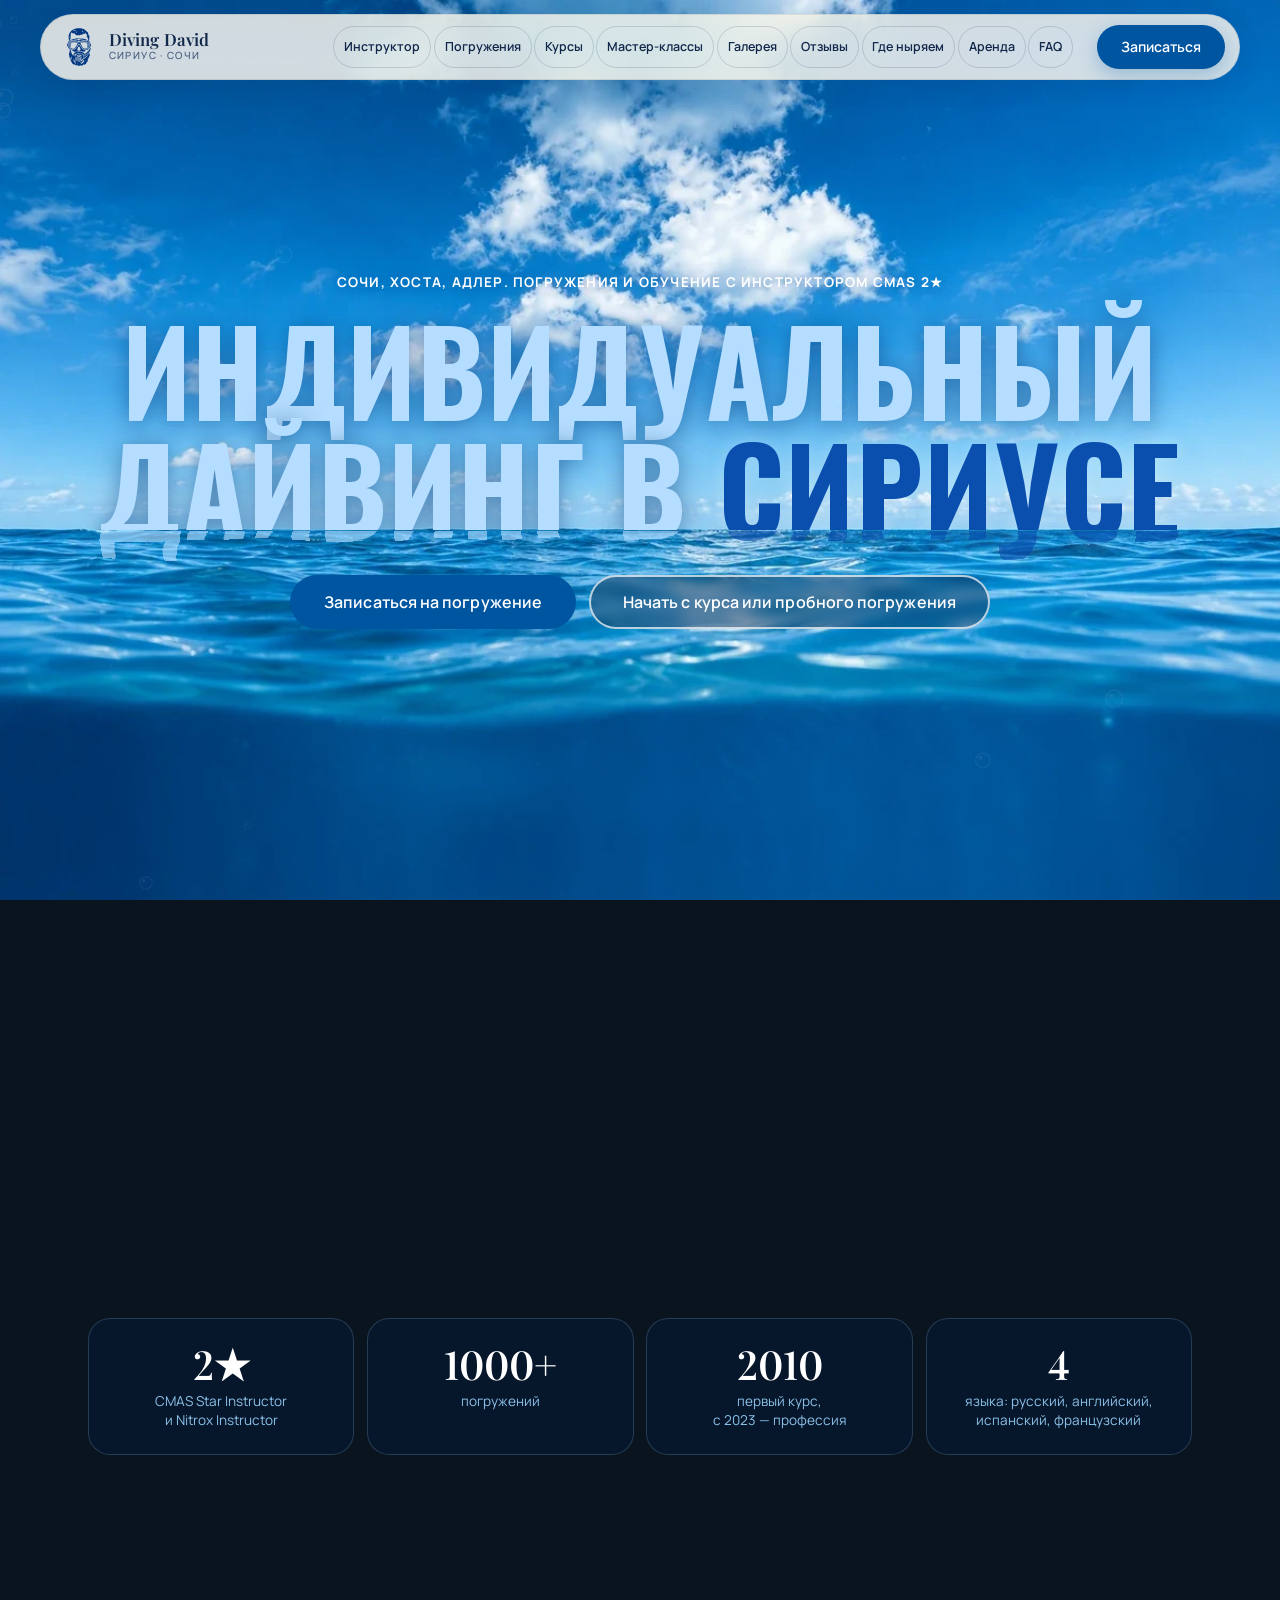
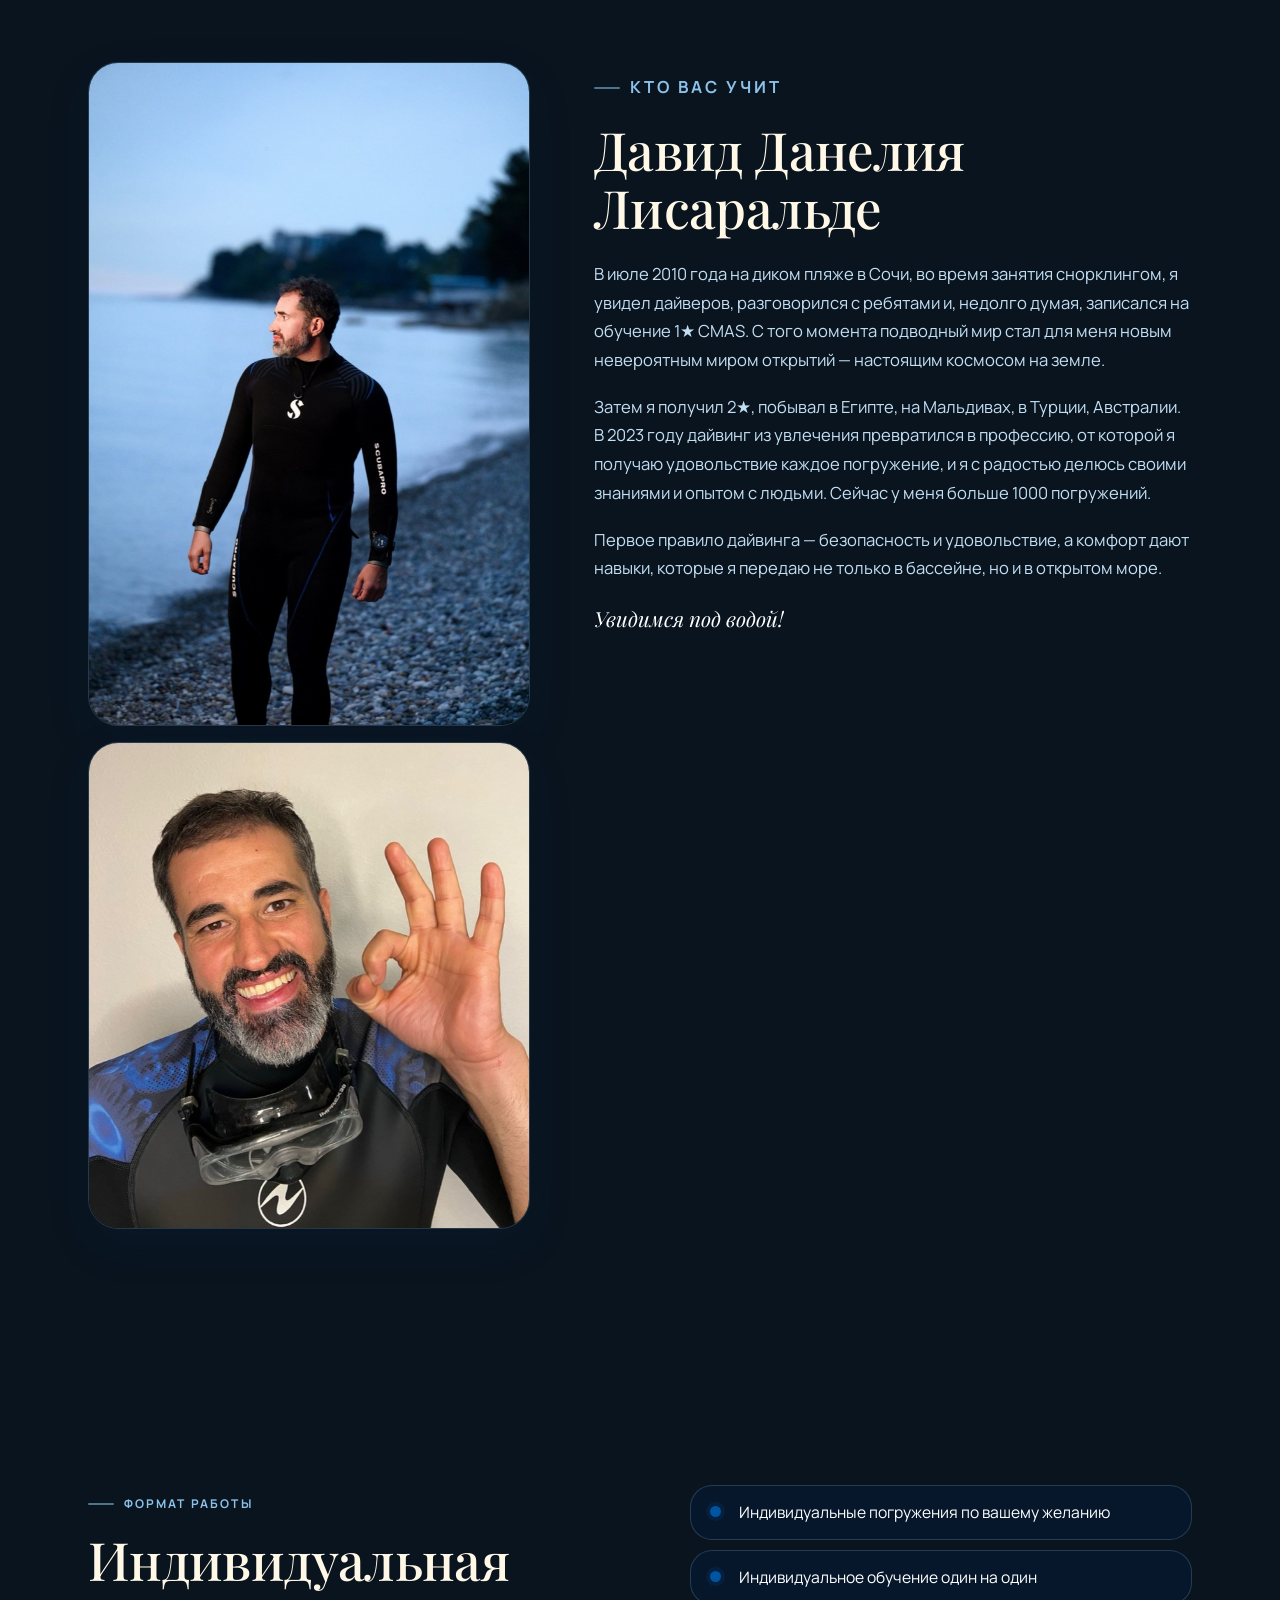
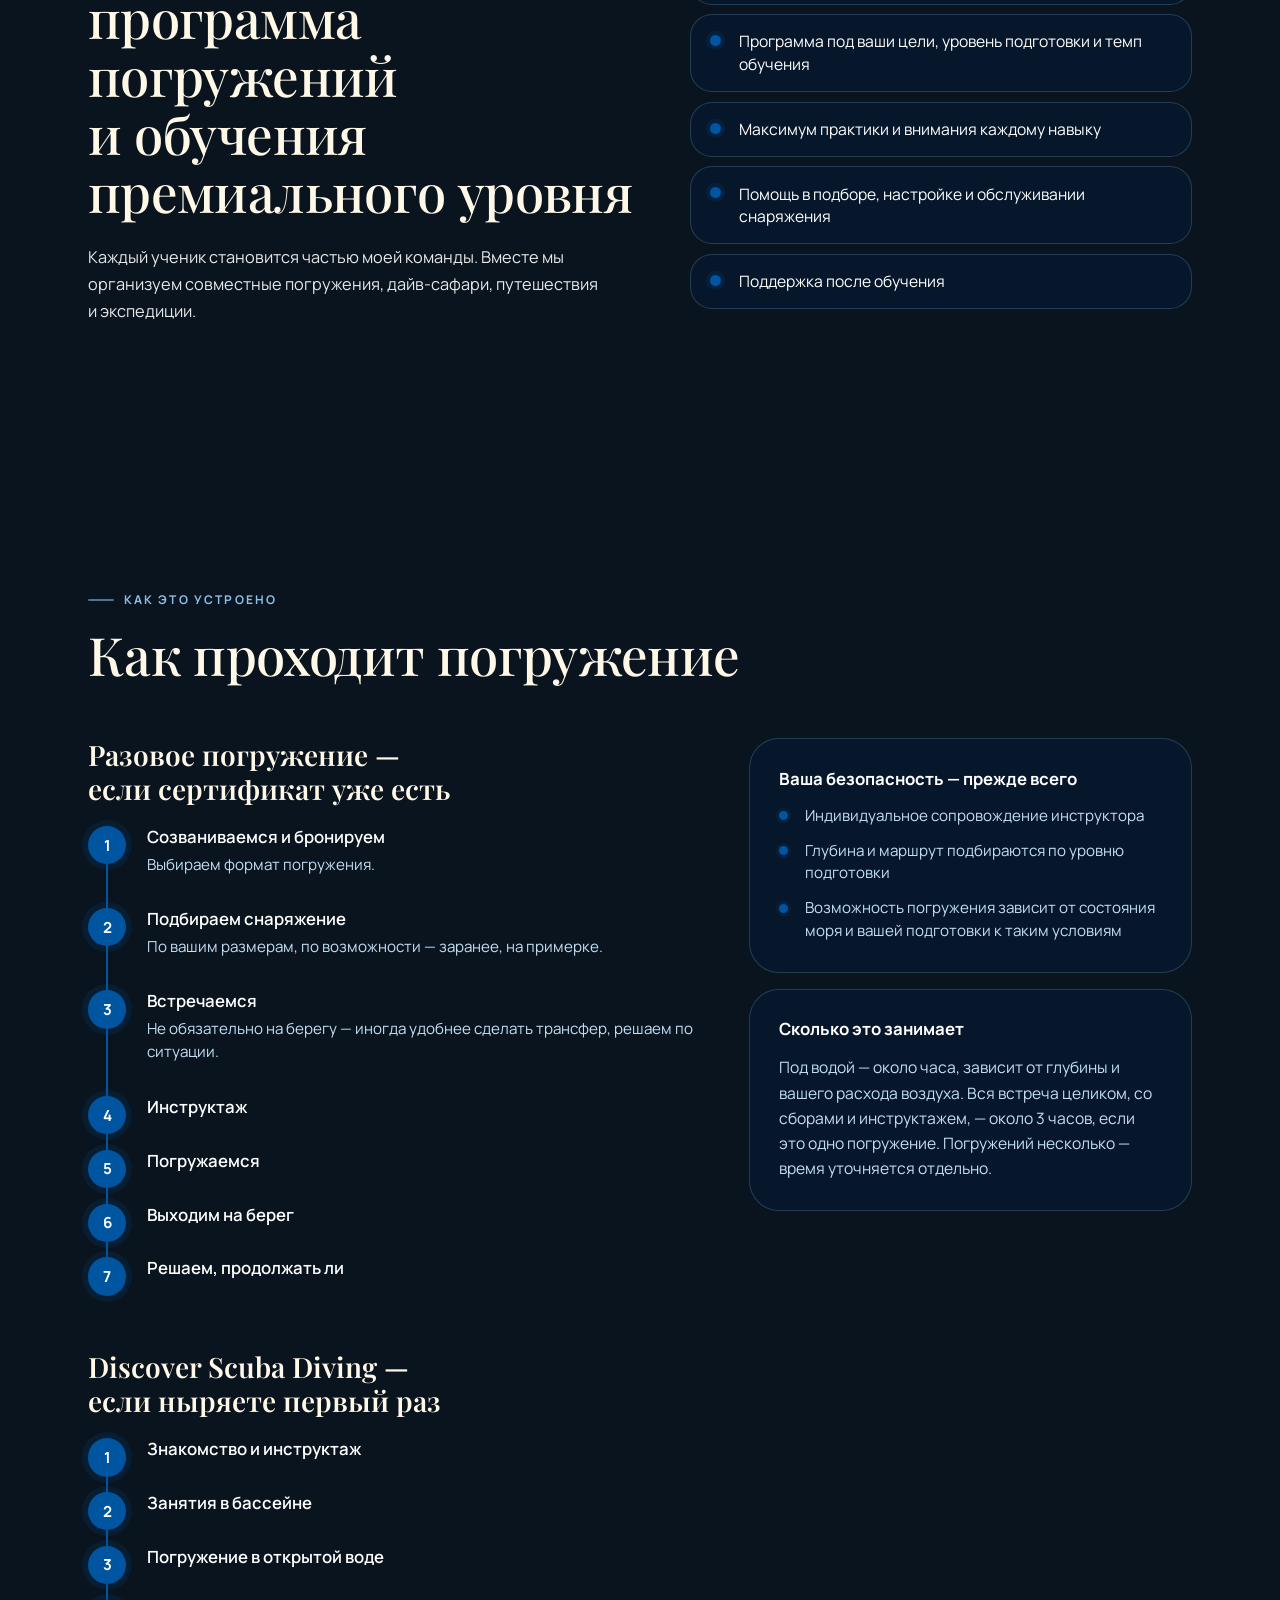
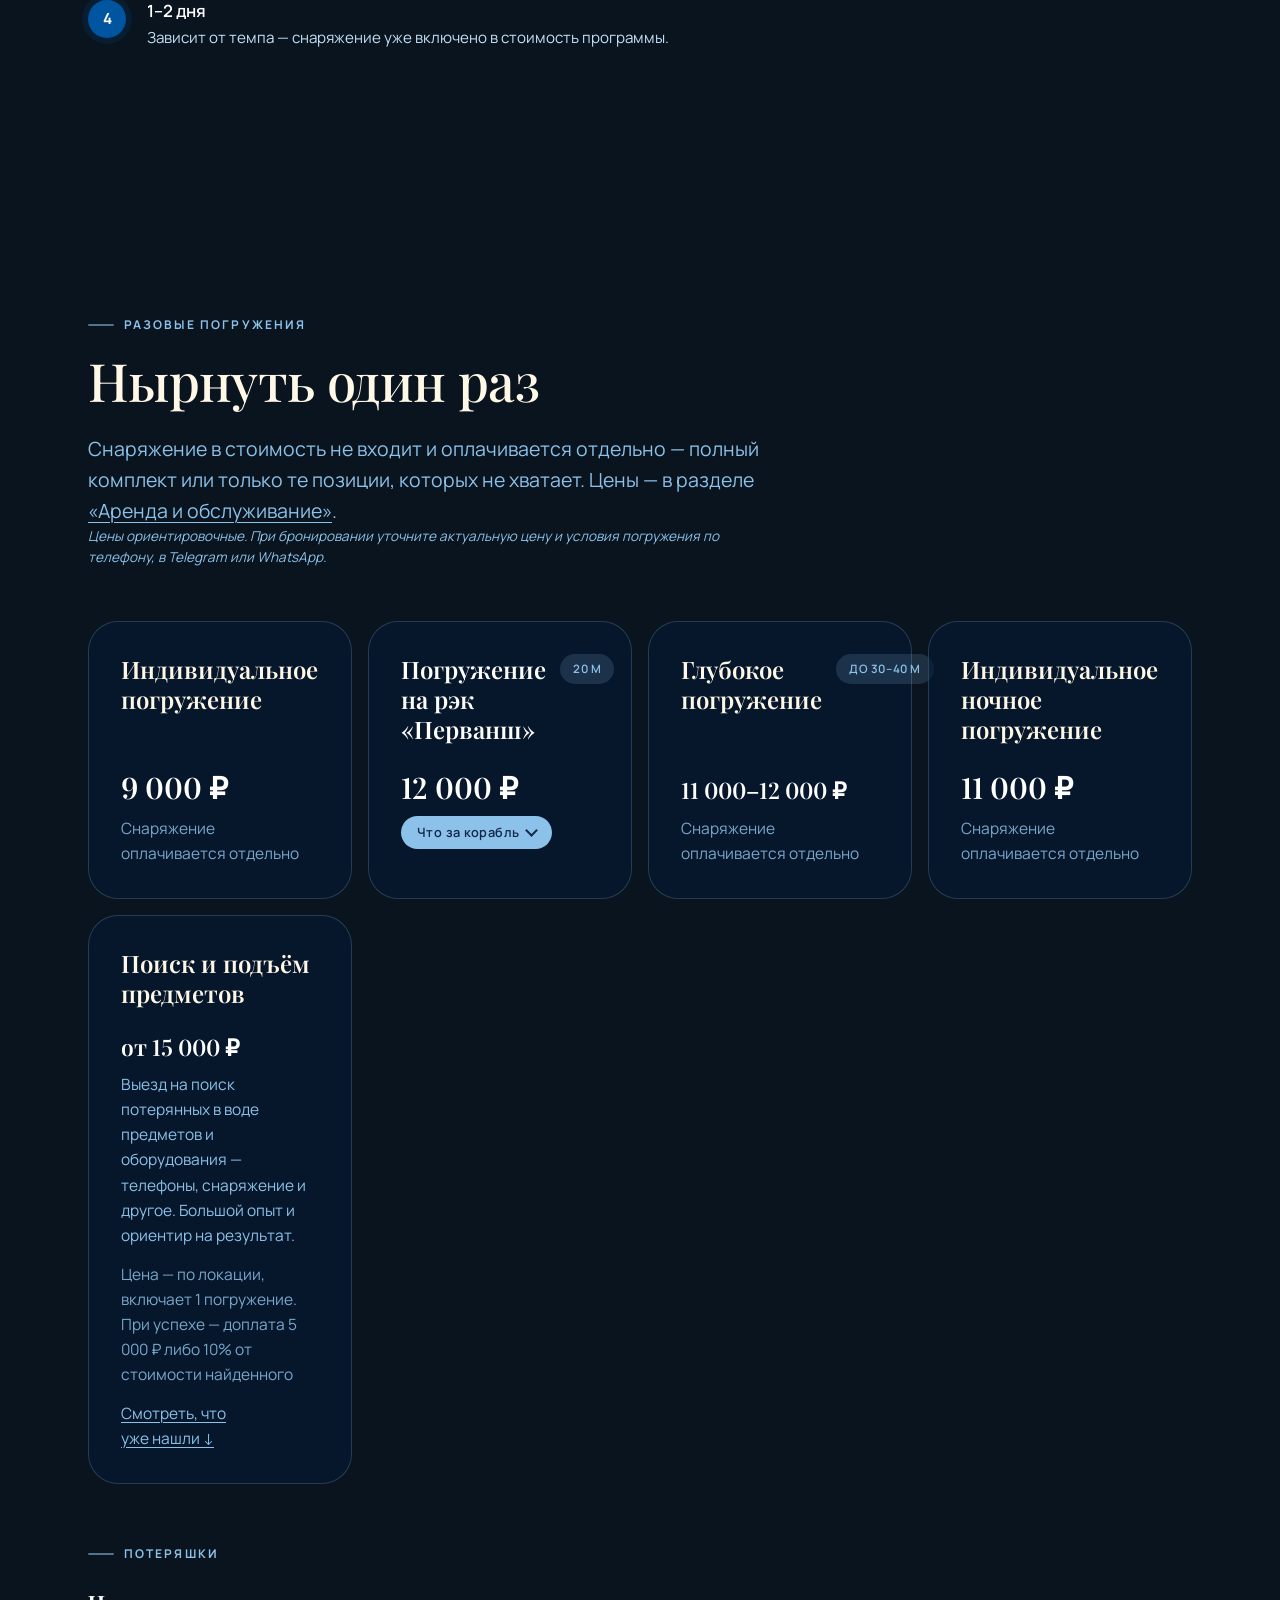
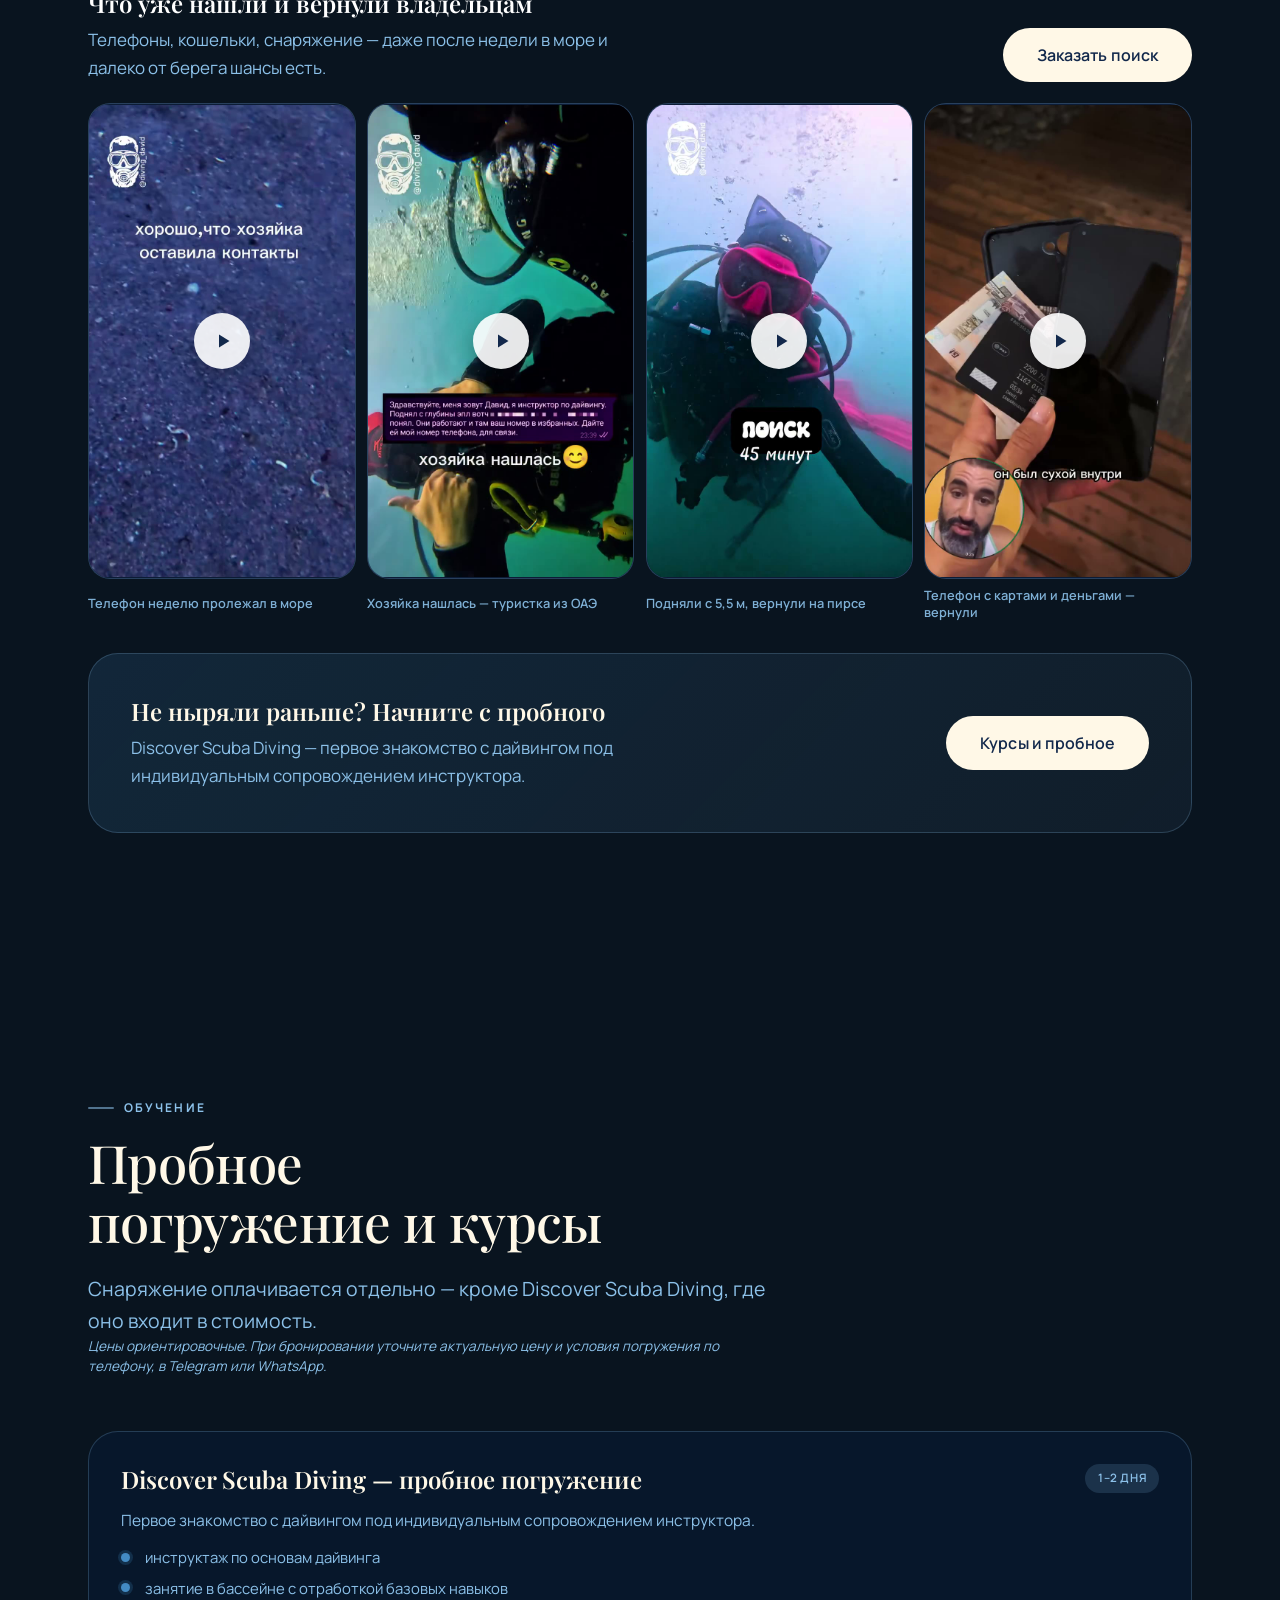
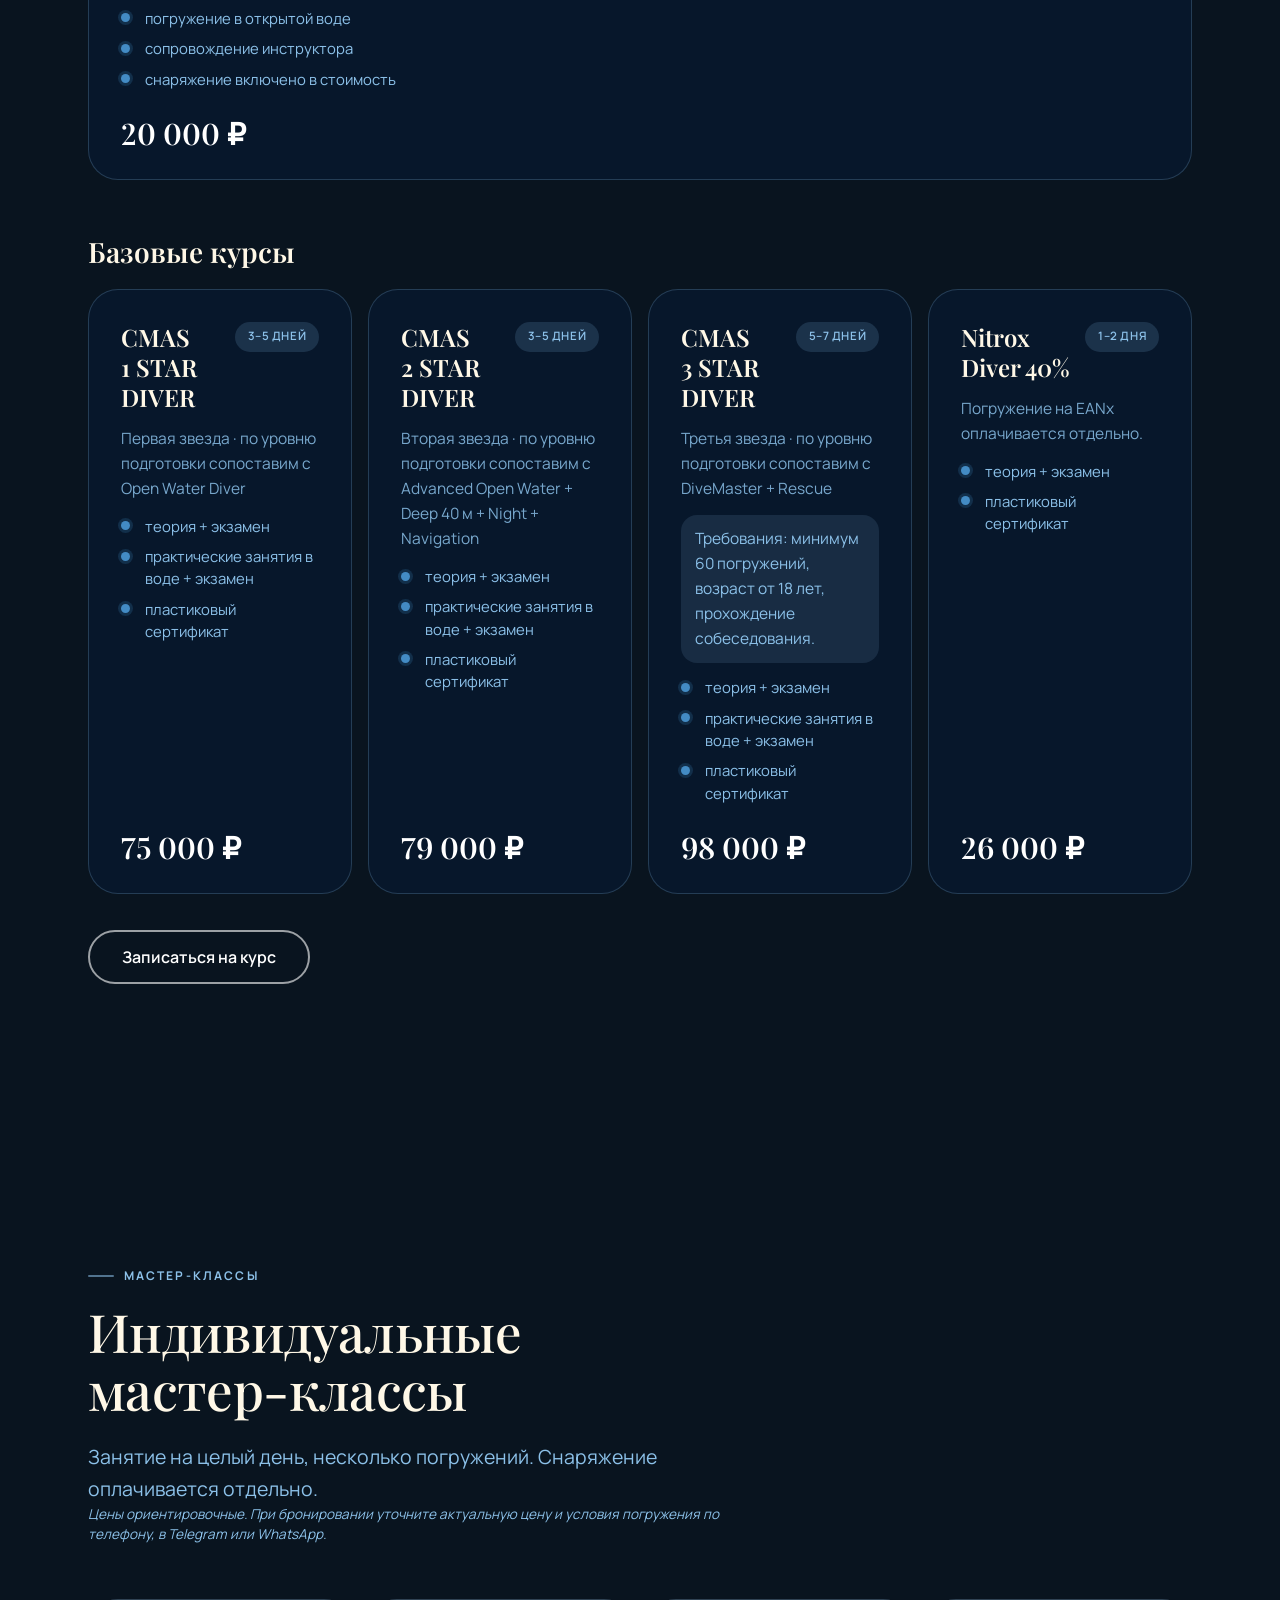
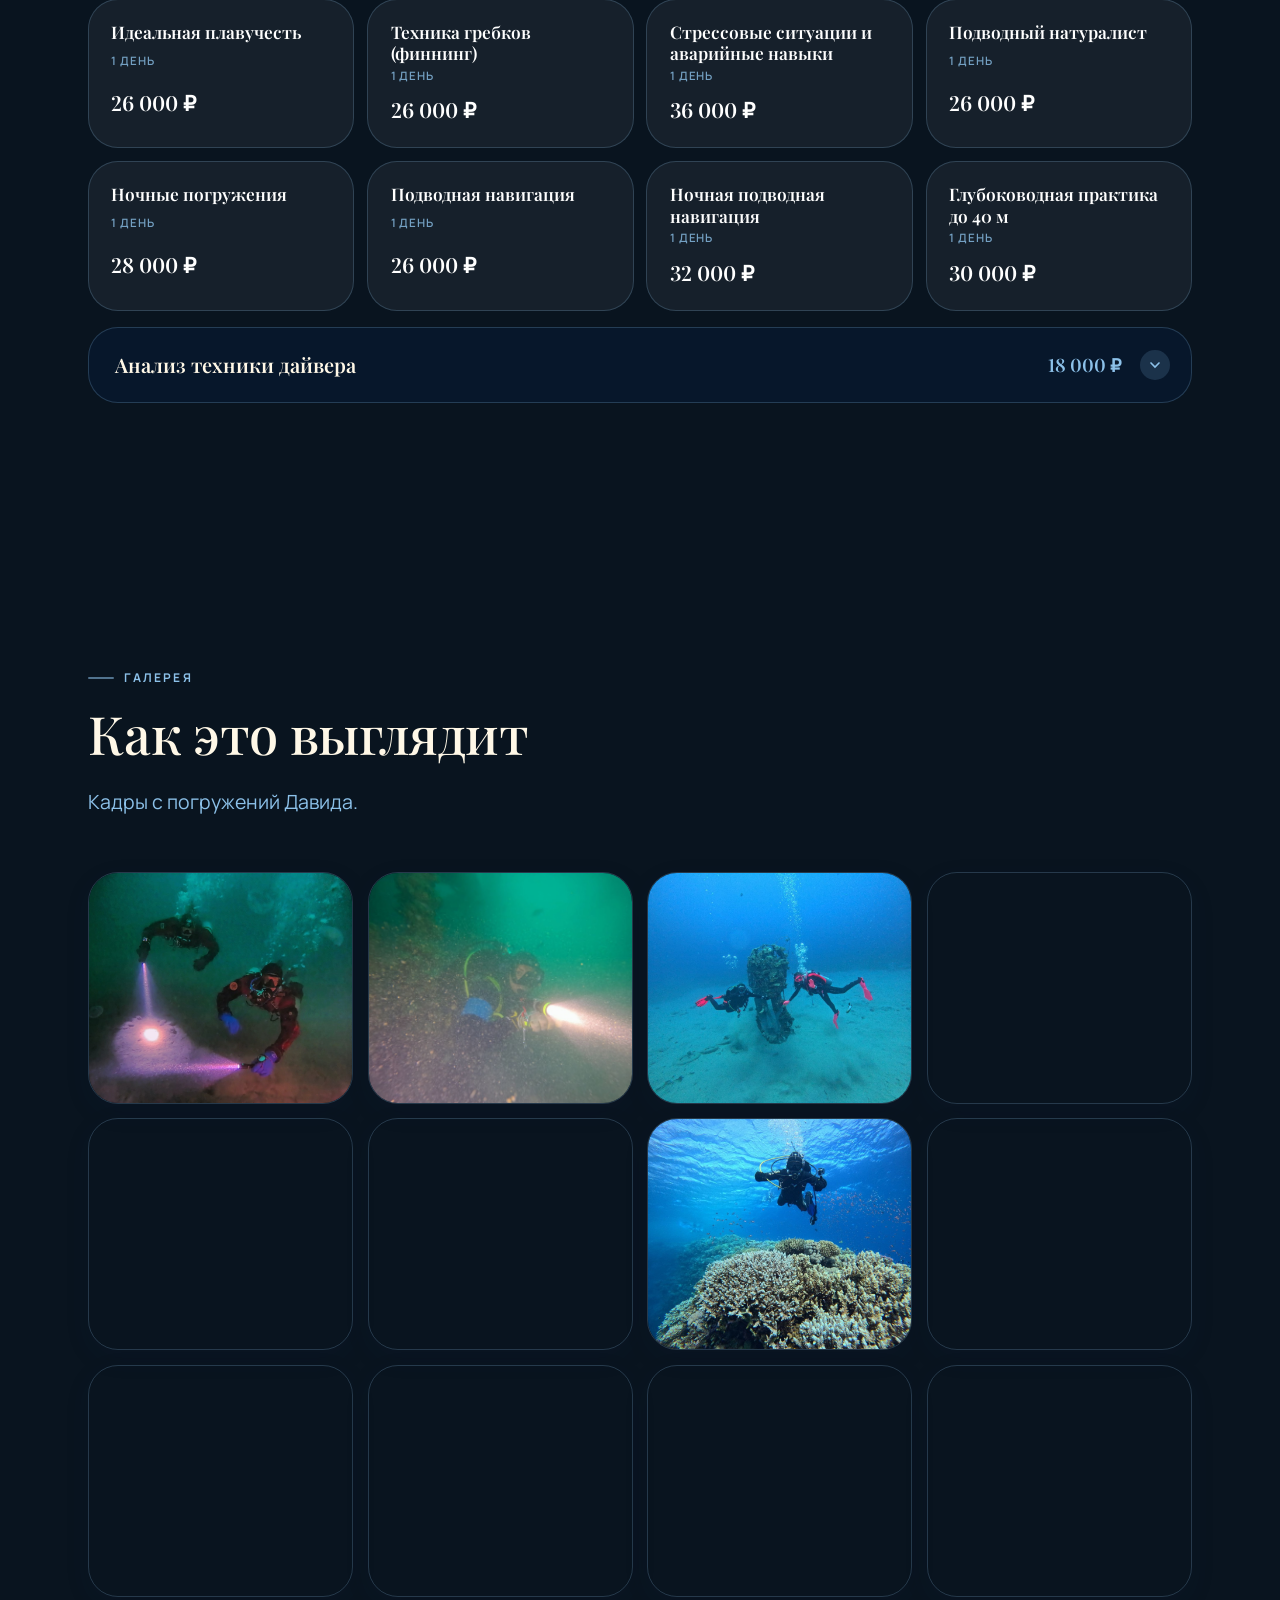
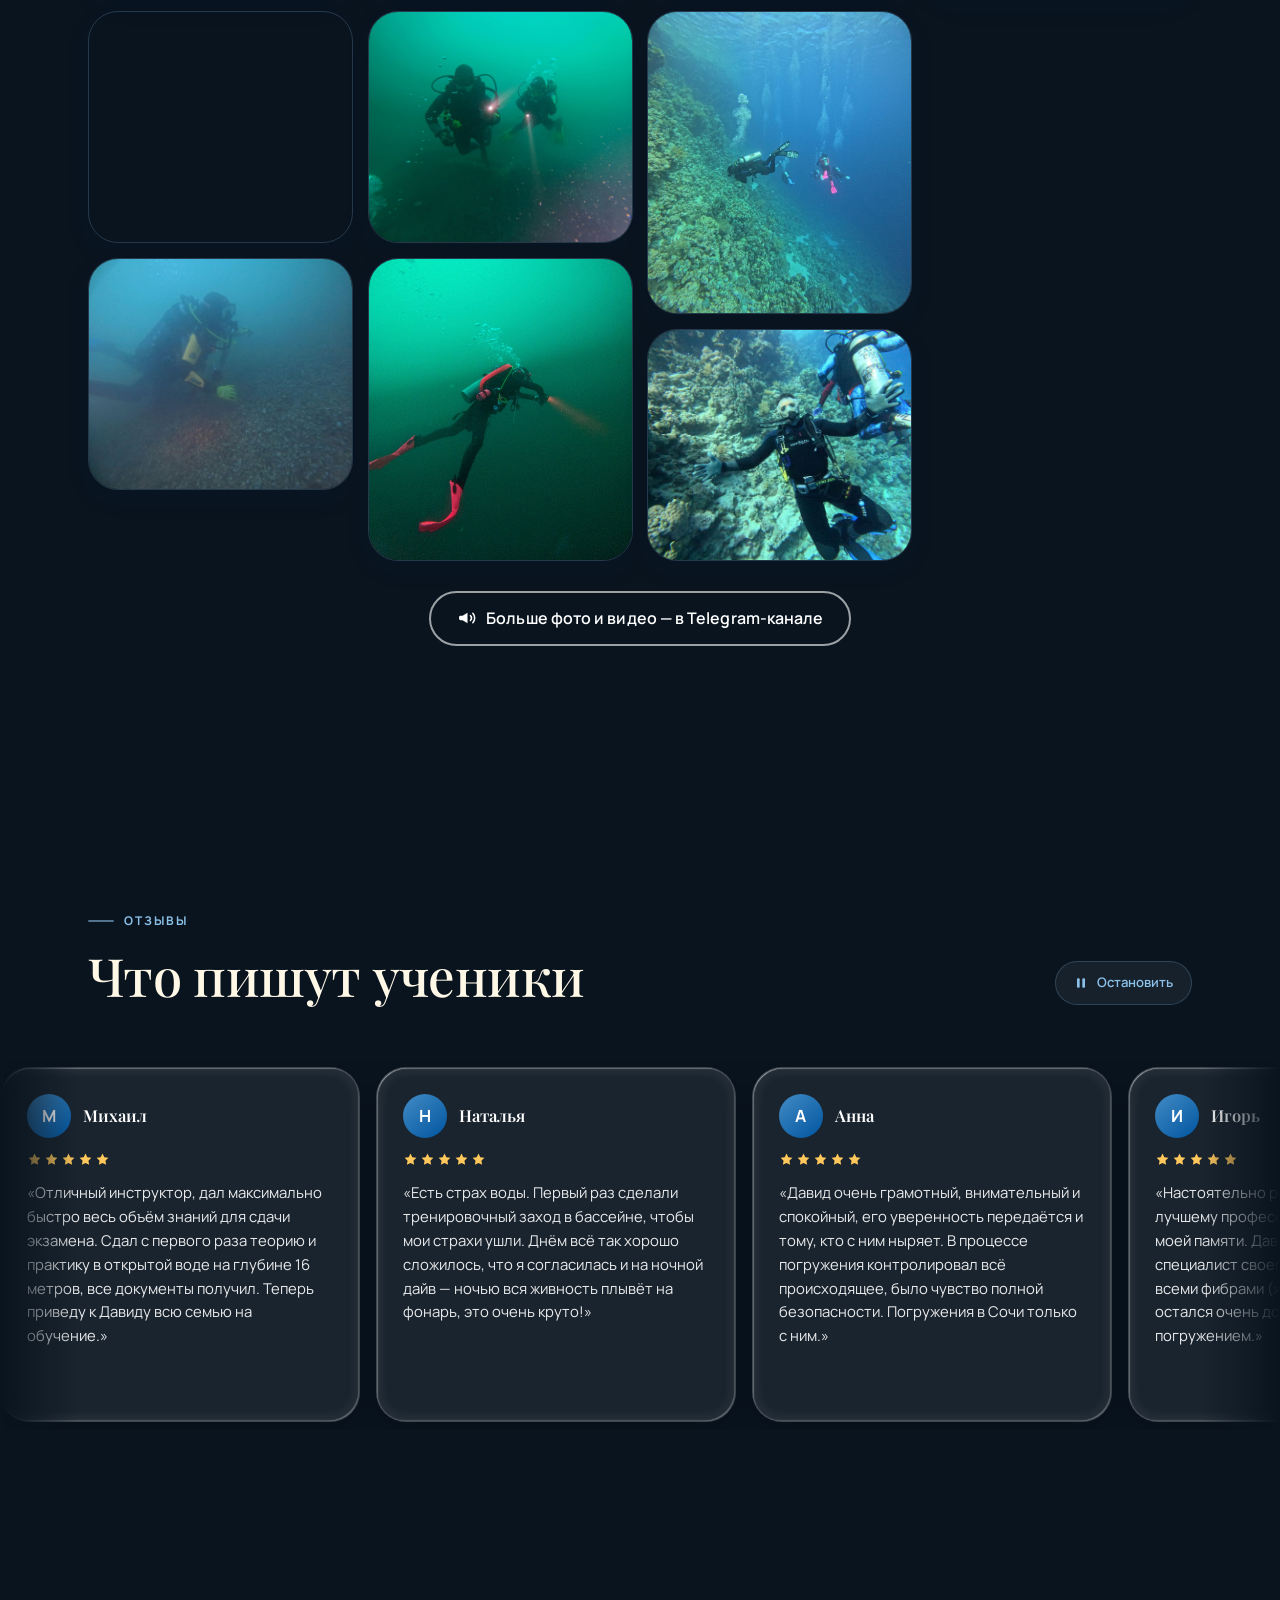
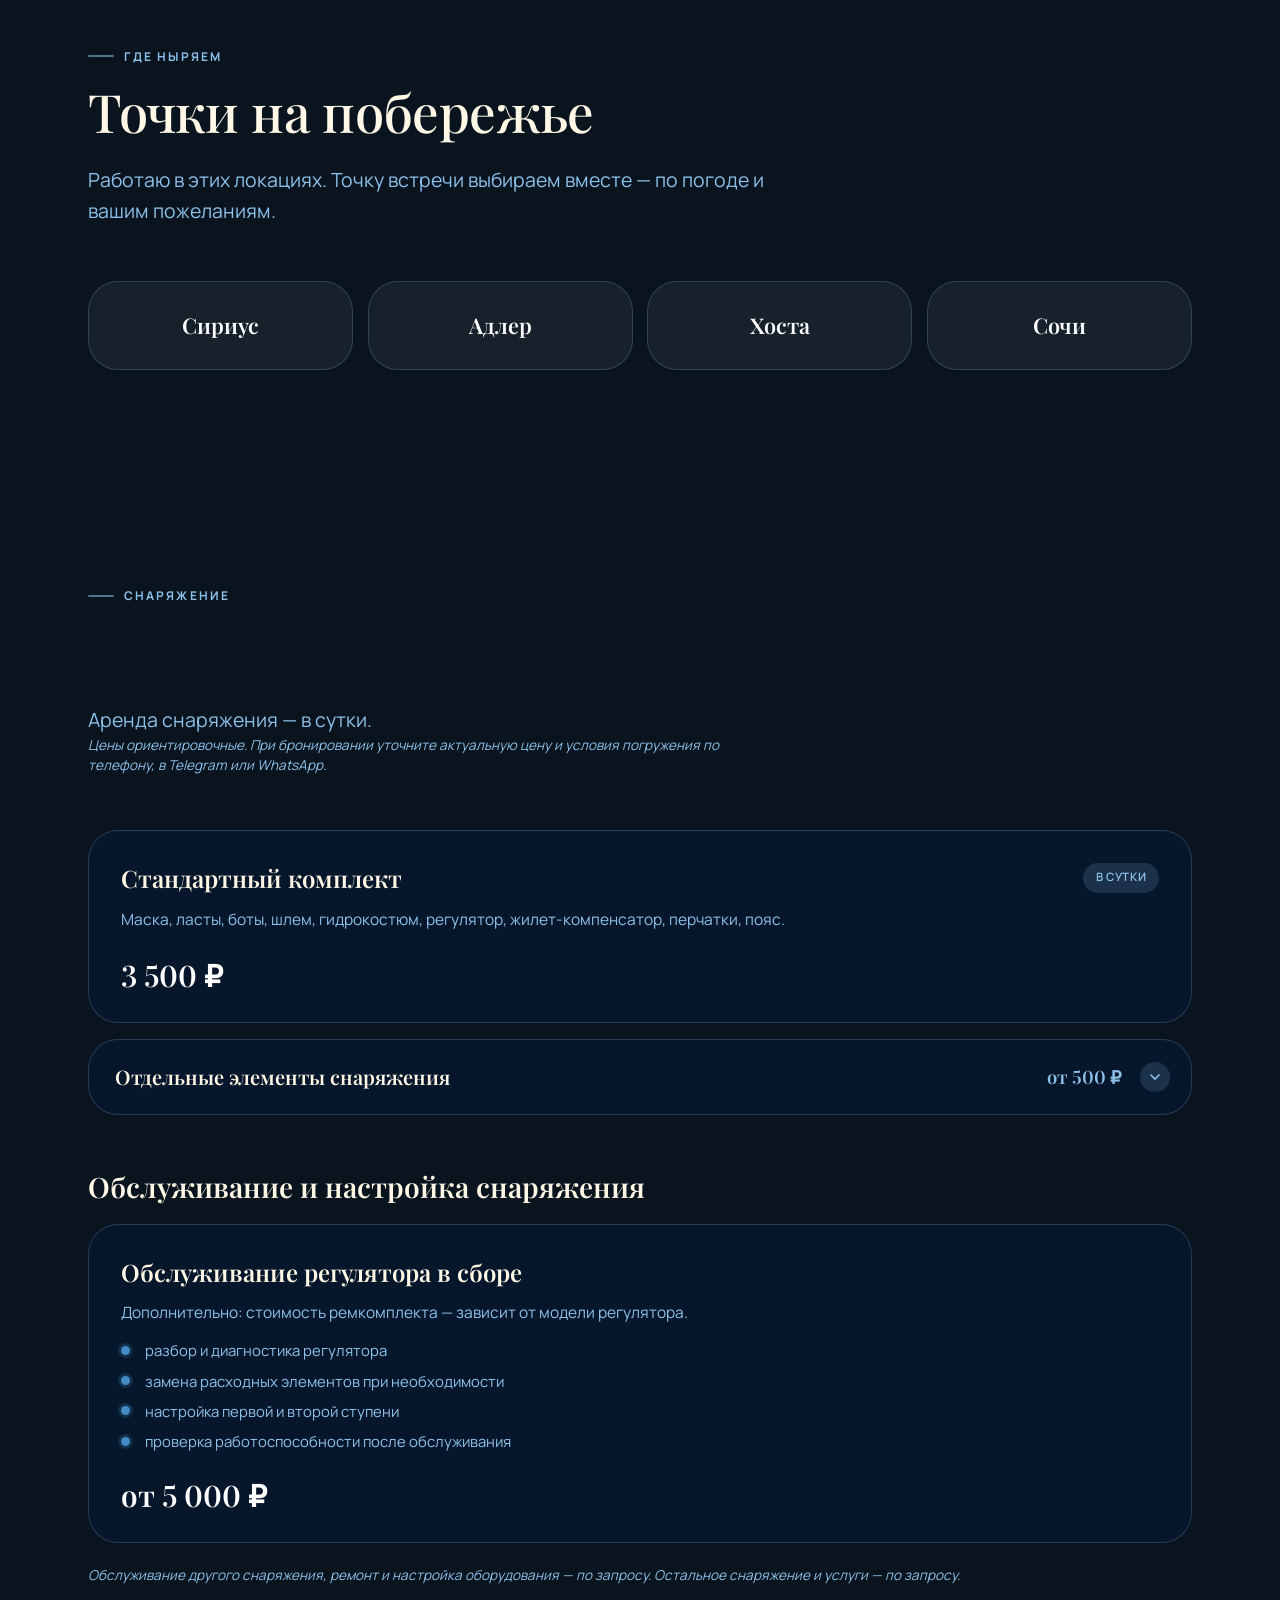
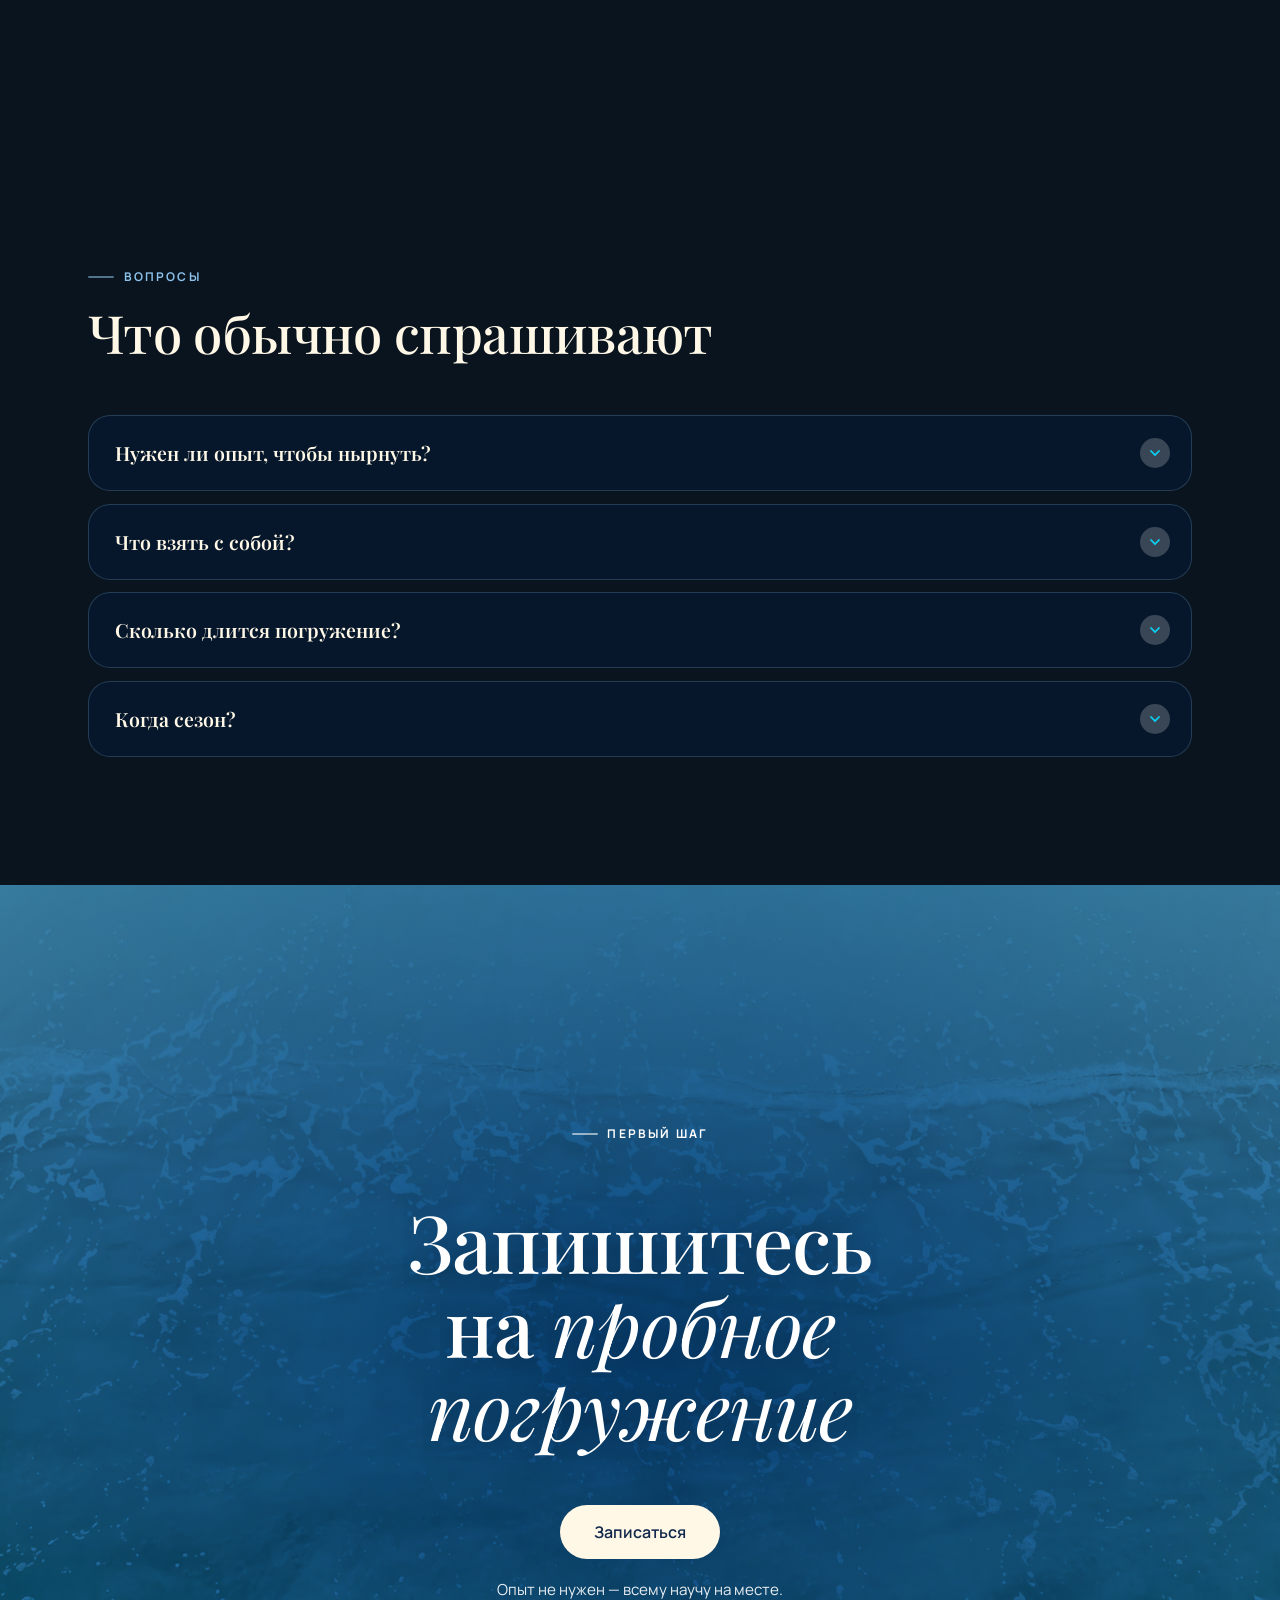
<file: demo/index.html>
<!DOCTYPE html>
<html lang="ru">
<head>
<meta charset="utf-8">
<meta name="viewport" content="width=device-width,initial-scale=1,viewport-fit=cover">
<title>Дайвинг в Сириусе и Сочи — индивидуальные погружения и курсы CMAS | Diving David</title>
<meta name="description" content="Индивидуальные погружения и обучение дайвингу в Сириусе, Сочи, Хосте и Адлере. CMAS 2★ Instructor, Nitrox Instructor, 1000+ погружений. Цены от 9 000 ₽.">
<meta name="theme-color" content="#12284B">
<!-- Демо для согласования с Давидом: в поиск не отдаём. -->
<meta name="robots" content="noindex,nofollow">

<meta property="og:type" content="website">
<meta property="og:locale" content="ru_RU">
<meta property="og:title" content="Дайвинг в Сириусе без группы — Diving David">
<meta property="og:description" content="Индивидуальные погружения и курсы CMAS в Сириусе, Сочи, Хосте и Адлере.">
<!-- Картинка превью в мессенджерах обязана быть полным адресом, не «img/hero.jpg»:
     иначе Telegram и WhatsApp не находят её и показывают ссылку без картинки.
     Когда подключим домен divingdavid.ru — заменить здесь и в og:url ниже. -->
<meta property="og:url" content="https://vladnes7.github.io/DavidDive/">
<meta property="og:image" content="https://vladnes7.github.io/DavidDive/img/hero.jpg">
<meta property="og:image:width" content="1280">
<meta property="og:image:height" content="719">
<meta name="twitter:card" content="summary_large_image">

<link rel="icon" href="../img/logo-duo.svg" type="image/svg+xml">
<link rel="apple-touch-icon" href="../img/logo-duo.svg">

<link rel="preconnect" href="https://fonts.googleapis.com">
<link rel="preconnect" href="https://fonts.gstatic.com" crossorigin>
<!-- Шрифты подключены здесь, а не через @import внутри styles.css: из CSS браузер
     узнаёт о них только после загрузки стилей, и текст дольше стоит без шрифта. -->
<link rel="stylesheet" href="https://fonts.googleapis.com/css2?family=Manrope:wght@400;500;600;700;800&family=Playfair+Display:ital,wght@0,400;0,500;0,600;0,700;1,400;1,500&display=swap">
<link rel="preload" as="image" href="bg/0.webp" fetchpriority="high">
<link rel="stylesheet" href="../styles.css?v=20261017b">
<link rel="preload" as="font" type="font/woff2" href="fonts/oswald-cyrillic.woff2" crossorigin>
<link rel="stylesheet" href="../motion.css?v=4">
<link rel="stylesheet" href="wave.css?v=3">
<link rel="stylesheet" href="dive.css?v=7">
<link rel="stylesheet" href="fx.css?v=3">
<!-- Движение включается только с JS и без «уменьшить движение» -->
<script>(function(d){d.className+=" js-dive";if(!matchMedia('(prefers-reduced-motion: reduce)').matches)d.classList.add('mo')})(document.documentElement)</script>
</head>
<body class="dive">

<div class="dive-bg" aria-hidden="true">
  <div class="dive-bg__track">
    <img src="bg/0.webp" alt="" width="1200" height="1200" decoding="async" fetchpriority="high">
    <img src="bg/1.webp" alt="" width="1200" height="2108" decoding="async" loading="lazy">
    <img src="bg/2.webp" alt="" width="1200" height="2108" decoding="async" loading="lazy">
    <img src="bg/3.webp" alt="" width="1200" height="2108" decoding="async" loading="lazy">
    <img src="bg/4.webp" alt="" width="1200" height="2108" decoding="async" loading="lazy">
    <img src="bg/5.webp" alt="" width="1200" height="2108" decoding="async" loading="lazy">
    <img src="bg/6.webp" alt="" width="1200" height="2108" decoding="async" loading="lazy">
    <img src="bg/7.webp" alt="" width="1200" height="2108" decoding="async" loading="lazy">
  </div>
</div>
<aside class="gauge" aria-hidden="true">
  <div class="gauge__line"></div>
    <button class="gauge__tick" type="button" tabindex="-1" style="top:0%"><span>0</span></button>
    <button class="gauge__tick" type="button" tabindex="-1" style="top:25%"><span>5</span></button>
    <button class="gauge__tick" type="button" tabindex="-1" style="top:50%"><span>10</span></button>
    <button class="gauge__tick" type="button" tabindex="-1" style="top:75%"><span>15</span></button>
    <button class="gauge__tick" type="button" tabindex="-1" style="top:100%"><span>20</span></button>
  <div class="gauge__mark"></div>
  <div class="gauge__read"><b class="gauge__num">0,0</b><small>м</small></div>
</aside>


<a class="skip" href="#main">Перейти к содержанию</a>

<svg width="0" height="0" style="position:absolute" aria-hidden="true" focusable="false"><symbol id="lg" viewBox="0 0 100 100"><path fill="currentColor" d="M49.4 28.3L52.3 28.3L55.2 28.5L58.1 28.9L61.2 29.5L64.4 30.2L67.7 31.2L71.1 32.5L73.3 33.4L74.4 34L75.3 34.7L76 35.5L76.6 36.4L77 37.2L77.5 39.7L78.1 40.8L78.9 41.6L79.4 42.4L79.6 43.2L79.7 44.3L79.7 45.7L79.6 46.9L79.3 47.9L78.9 48.7L78.3 49.3C78.2 49.5 78.1 49.3 77.8 49.7L76.5 51.8L75.7 52.9L73.8 54.8L72.2 56.2L70.3 57.2L69.1 57.6L67 58.2C66.5 58.3 67 58 66.5 58.4L64.1 60.5L63.1 61.1L62.4 61.4L61.4 61.5L60.1 61.6L58.3 61.3L56 60.7L54.4 60.4L53.6 60.4L51.2 60.8L50.2 60.9L49.3 60.8L47.4 60.5L46 60.5L45.5 60.6L42.4 61.7L41.4 61.9L40.5 62L38.7 61.9L37.9 61.7L37.1 61.3L36.2 60.8L33.3 58.6C32.7 58.2 33.6 58.6 32.8 58.3L28.2 56.8C27.1 56.4 27 56.3 26.6 55.9L25.2 54.8L24.5 53.9L23.9 53.1L23.4 52.2L22.5 50.1L22 49.1L21.3 48.4L20.8 47.7L20.5 47L20.4 45.9L20.3 43.3L20.4 42.7L20.8 41.9L21.9 40.8L22.4 40L23 37.7L23.9 35.8C24.2 35.3 24.8 34.9 25.1 34.6L25.9 33.9L27.5 33L28.1 32.8L29.6 32.4L30.9 32L34.4 30.6L37.6 29.7L39.9 29.2L42.8 28.8L46.2 28.4L49.4 28.3ZM78.6 51.9L78.9 52.1L79.1 52.6L79.1 53.4L78.6 56.4L77.8 58.8L75.8 63.7L75.2 64.7L73.7 67.2L71.2 70.3C70.8 70.8 71.7 69.9 71.2 70.4L68.3 73.2L66.9 74.5L65.9 75.2L64.1 76.2L63.3 76.8L62.8 77.5L62.1 77.9L61.5 78.2L60.2 78.5L59.7 78.7C59.5 78.7 59.8 78.3 59.3 78.9L56.9 82.1L56.2 82.8L55 83.7L53.8 84.3L53 84.6L52 84.9L50.9 85L49.7 85L48.8 84.9L48.1 84.8L46.7 84.2L46 83.9L45.4 83.5L44.6 82.7L43.7 81.7L42.8 80.5L41.9 79L41.3 77.5L40.6 74.8C40.4 74.4 40.4 74.9 40.3 75C40.3 75 40.2 74.8 40.2 75.2L40.1 77.3L40.4 78.7L40.9 80L41.4 81.1L42.6 82.7L43.4 83.5L44.9 84.6L46.5 85.5L47.5 85.9L49.8 86.3L51.7 86.2L53.7 85.9L54.1 85.8L55.4 85.1L55.7 85.1L56.6 85.5L56.9 85.5L57.6 85.2L58.1 84.6L58.6 83.6L59.1 82L59.4 81.2L59.9 80.5L61.1 79.8L63 79.2L64.2 78.5L64.9 77.7L65.9 76.9L67.2 76.1L68.2 75.3L68.9 74.7L71.4 71.5L72.3 70.5L73.3 69.1L75 66.2C75.3 65.7 75 66.1 75.1 66.2L75.4 66.9L75.7 67.2L75.8 67.2L76.1 66.7L76.6 66.3L76.8 66.6L77 67.3L77.1 68.3L77.1 70.4L76.9 71L76.2 72.7L75.2 74.2L74.7 75.8L73.8 79.3C73.6 79.9 73.8 79.3 73.7 79.3C73.7 79.3 73.7 79.5 73.5 79.2L72.8 77.5L72.4 76.9C72.4 76.8 72.3 76.5 72.3 76.9L72.1 79L72.3 81.7L72.2 83L72 84L71.5 85.4L70.2 87.8C69.9 88.3 69.9 88.1 69.8 88.2L69.5 88.2L69.3 87.9L69.2 87.8C69.1 87.8 69.2 87.5 69.1 87.8L68.4 89.9L68 90.9L67.4 91.7L66.7 92.5L65.8 93.2L64.7 93.9L63.3 94.5L62.6 94.7L62.4 94.7L62.3 94.7C62.2 94.7 62.1 94.9 62.3 94.6L63 92.8L63.1 92.5L63 92.3C63 92.2 63.2 92 62.9 92.3L61.5 93.9C61.2 94.2 61.5 93.8 61.4 93.9L60.8 94.5L59.9 95.3L58.1 96.1L56 96.7L55.3 96.8C55.2 96.8 55.1 96.9 55.2 96.7L55.5 95.7L55.4 95.4L54.9 95.5L52.9 96.5L52.1 96.8L51.1 96.9L49.1 96.9L48.4 96.8L47.6 96.5L46.5 96L45.7 95.5L45.2 95L44.3 93.6C44.1 93.4 44.2 93.6 44.2 93.7L44.1 94.3L44.5 96C44.5 96.3 44.3 96.3 44.1 96.4L43 96.1L41.9 95.7L40.8 95.1L39.9 94.4L39.2 93.8L38.6 93L37.8 92.2C37.6 92 37.7 92.2 37.7 92.2C37.7 92.2 37.5 92 37.6 92.3L38.2 94.1C38.3 94.4 38.3 94.5 38.2 94.6L37.6 94.4L36.7 94L35.6 93.3L34.7 92.6L33.5 91.3L33 90.6L31.9 88.7L31.1 86.2C30.9 85.8 31 86.2 30.9 86.2L30.9 86.4L30.9 86.8L30.7 87.3L30.5 86.9L30 86.1L29.7 85L29.3 83.5L29.1 82.2L29.1 81.1L29.3 79.9L29.2 78.2L28.9 77.4L28.5 76.8C28.4 76.7 28.3 76.7 28.2 77L27.9 78.8L27.8 79.1L27.6 79.2C27.6 79.3 27.8 80.6 27.4 79.2L25.5 71.3L24.9 68.1L24.9 65.9L25.2 63.5L25.5 62.3L25.9 61.3L26.5 60.4L26.8 59.4L26.8 58.2L27 57.6L27.2 57.5L27.6 57.6L27.9 57.9C28.2 58 29.1 58.2 29.5 58.5C29.8 58.9 30 59.2 30.1 59.8L30.6 62L31 63.6L31.4 64.9L31.9 66.2L32.7 67.5L33.3 68.5L33.9 69.1L34.6 70.2L34.8 71.1L34.8 73.1C34.8 73.4 34.8 73.2 34.9 73L35.4 72.1L36.1 68.8L36.5 67.3L36.9 66.4L37.3 65.8L37.8 65.2C37.9 65.1 37.6 65.3 37.8 65.1L39 64.2L40.6 63.2L43 62.3L44.2 62L45.2 61.8L46.9 61.7L48.9 62.1L50.1 62.2L51.4 62.1L53.9 61.6C54.4 61.5 53.9 61.5 54.5 61.6L57.4 62.4L59.7 63.4L62.6 64.7L64 65.5C64.2 65.7 63.9 65.7 63.9 65.8L63.5 66.1L62.2 66.9L61.4 67.2L59.7 67.6L58.9 67.6L58 67.5L57.3 67.3L55.8 66.8L54.5 66.4L51.2 65.8L49.5 65.7L46.8 65.8L45.7 66L43 66.7L41.9 67.1L40.7 67.9L40.2 68.3L39.8 69.1L39.3 70.2L39.1 71.2L39.1 72.3L39.4 73L40.1 73.6L40.5 73.8C40.6 73.9 40.5 74.1 40.6 73.8L41.1 72.1L41.5 71.1L42.1 70.2L42.9 69.3L43.9 68.4L44.9 67.7L45.9 67.3L47.1 66.9L48.4 66.7L49.9 66.7L51.6 66.7L53.1 66.9L54.5 67.2L55.5 67.5L56.1 67.8L57.2 68.6L58 68.8L59.1 68.8L60.2 68.6L61.5 68.2L63.1 67.6L64.9 66.8L66.7 65.7L68.4 64.4L70.3 62.8L72.3 60.8L73.8 59.3L74.7 58.1L76.3 55.3C76.6 54.8 76.1 55.7 76.4 55.3L77.7 52.7L78.1 52.1L78.6 51.9ZM32.1 33.3L29.5 33.7L28.7 33.9L27.3 34.5L26.5 35L25.5 35.9L24.8 36.9L24.2 38L23.9 39.2L23.6 40.6L23.5 42.3L23.5 44.2L23.6 46L24 49.1L24.3 50.3L25 51.8L26.3 53.7L27 54.4L27.6 54.8L29.1 55.6L30.4 56.1L33.4 56.8L34.2 56.9L36.6 57L37.8 56.8L39.1 56.5L40 56.2L40.6 55.8L41.3 55.3L42.5 53.9L43 53.2L44.3 50.8L44.8 50L45.3 49.7C45.5 49.6 45.6 49.8 46 49.1L47.7 46L48.7 44.5L49 44.2L49.4 44L50.4 43.8L50.7 43.9C50.9 44 51.2 44.1 51.6 44.6L52.9 46.7L56.4 52.8C57.1 53.9 56.9 53.3 57 53.5L57.1 53.8L57.4 54.2L58.6 55.3L59.2 55.7L60 56.2L62 56.8L62.6 56.9L63.8 57L65.4 56.9L67 56.7L68.3 56.4L69.7 56L71.1 55.3L72.2 54.7L73.6 53.6L74.6 52.3L75.6 50.6L75.9 49.6L76.1 48.3L76.4 46.6L76.5 44.8L76.5 41.4L76.1 39.1L75.9 38.4L75.2 36.8L74.7 36L74.1 35.4L73.4 34.8L72.6 34.3L71.6 33.9L70.4 33.6L68.3 33.3L63.6 33.3L61.2 33.4L59.2 33.6L55.6 34.1L53.2 34.7L50.4 35.8C49.9 35.9 50.6 36 50 35.8L47.2 34.8L45.4 34.4L41.8 33.8L37 33.3L34.3 33.2L32.1 33.3ZM34.9 34.6L40.1 34.8L41.9 35L45 35.6L46.2 36L47 36.4L47.7 36.9L48 37.5L48.3 38.2L48.5 38.5L48.9 38.6L49.5 38.7L50.5 38.4C50.7 38.4 50.7 38.3 50.5 38.3L49.4 38C49.2 38 49.4 37.9 49.5 37.9L49.8 37.7L50.5 37.8L50.7 38L50.9 38.4L51.1 38.5L51.4 38.6L51.7 38.2L52.1 37.5L52.6 36.8L53.3 36.2L54.3 35.8L55.5 35.5L58.7 34.9L61.4 34.7L66.1 34.6L68.2 34.7L70.5 35L71.2 35.2L72.5 35.8L73.1 36.2L74 37.2L74.3 37.8L74.9 39.5L75.1 40.7L75.3 43.6L75.3 44.7L75 47.7L74.8 49L74.5 49.8L73.7 51.5L73.1 52.3L72.5 53L71.2 54L70.1 54.6L69.3 54.9L68.2 55.2L66.3 55.6L64.1 55.7L63.1 55.7L62.3 55.6L61.5 55.4L59.9 54.6L59.4 54.2L57.9 52.7L56.3 50.1L53.8 45.8L52.3 43.4C51.9 42.9 51.9 42.9 51.7 42.8L51.1 42.4L50.6 42.3L49.9 42.3L49.1 42.4L48.4 42.8L47.7 43.4L47.1 44L46.6 44.8L44.6 48.7C44.2 49.4 44.8 48.2 44.5 48.7L42.4 52.2C42 52.9 42 52.6 41.9 52.8L41.6 53.2L41.1 53.7L40.2 54.5L39.1 55.1L38.1 55.5L36.6 55.6L34.8 55.6L32.9 55.4L30.9 55L29.5 54.4L28.5 53.9L27.7 53.3L27.1 52.7C26.8 52.4 26.6 52.2 26.3 51.7L25.4 49.2L25 47.7L24.8 46.2L24.7 42.8L24.8 41.1L25.1 39.7L25.4 38.5L25.8 37.6L26.3 36.9L26.9 36.3L27.9 35.8L29.2 35.3L30.8 34.9L32.6 34.7L34.9 34.6ZM47.8 3L53.6 3.1C54.9 3.1 55.2 3.3 55.7 3.4L56.5 3.7L58.5 4.6C58.9 4.8 58.3 4.5 58.7 4.6L61.3 5.3L62.8 5.9L64.4 6.6L65.7 7.4L67.3 8.8C67.6 9 67.3 8.9 67.3 8.9L67.1 9L66.7 8.7L66 8.6L65.8 8.7C65.8 8.7 65.5 8.6 66 8.9L68.4 10.4L69.8 11.4L71.7 13.2C72.1 13.8 72.2 14.2 72.4 14.6L72.8 15.5L73.2 17.1L73.4 19.1L73.7 20.3L73.9 20.5L74.2 20.5L74.6 20.1L74.9 20C75 20 75 19.8 75.1 20.2L75.7 22.2L75.9 23.6L76 25.2L75.9 27.3L75.3 31.8L75.1 32.9L74.9 33.4L74.8 33.5L73.9 33C73.7 32.8 73.5 33.1 73.3 32.4L72.3 28.9L72 28.3L71.5 27.7L71 27.4L70.3 26.7L69.8 26L69.4 24.9L69.4 24.2L69.6 22.5L70 20.7L70 20.2L69.7 19.2L69.2 18.2L68.7 17.8L68 17.3L67.5 16.8L67.2 16.1L66.8 15.5L66.3 15L65.7 14.6L65.1 14.3L65 14.6L65.6 15.4L65.9 16L65.7 16.2L65.1 16.4L64.1 16.6L61.2 17.3C60.7 17.5 61.2 17.4 61 17.3L60.3 16.5C60.2 16.4 60.4 16.2 60.2 16.5L59 17.9L58.3 18.5L57.3 19.3L56.4 19.8L55.7 20.1C55.5 20.1 55.4 20.2 55.4 20L55.6 18.8L55.5 18.3L55.4 18L55.3 18L55.1 18.4L54.7 18.8L54.1 19.4L53.4 19.9L52.6 20.3L51.5 20.7L50.2 20.9L48.7 20.9L47.2 20.9L45.6 20.7L44.2 20.5L43.1 20.2L42.3 19.9L41.6 19.6L40.7 18.9L40.3 18.3L40 17.8L39.8 17.1L39.7 16.2L39.7 15.1L39.5 14.9L39.1 15.4L38.2 17C38 17.2 38.2 17.1 38.1 17L37.6 16.1L37 14.6L36.9 14.2C36.8 14.1 36.8 13.8 36.8 14.2L36.4 16.3L36.2 16.8L35.8 16.9L35.2 16.6L34.3 15.9L32.5 14.1C32.1 13.8 32.3 14.1 32.2 14L31.8 13.6L31.5 13.6L31.2 13.8L30.8 14.2L30 15.6L29.6 16.5L29.3 17.5C29.3 18 29.1 18.3 29.1 19.4L29.6 24.2L29.6 25.5L29.5 26.6L29.3 27.5L28.9 28.8L28.1 30.5L27.6 32C27.4 32.4 27.3 32.4 26.9 32.6C26.6 32.8 26 33.4 25.7 33.3C25.3 33.2 25 32.7 24.8 31.9L24.2 28.4L24 25.5L24.1 23.4L24.2 21.8L24.4 20.7L25.2 18L26 16.1L27.3 13.9L29.8 10.9C30.1 10.3 29.6 10.8 29.6 10.7L29.8 10.4L30.3 9.8L31.6 8.9L33.7 7.6L35.9 6.4L37.6 5.2L38.2 4.9L38.9 4.7L39.8 4.7L39.9 4.6L40.4 4.5L40.5 4.5L40.4 4.5L40.4 4.3L40.7 4.1L41.3 3.8L42.7 3.5L44.9 3.2L47.8 3ZM33.2 36L31 36.3L30 36.5L29.1 36.9L27.8 37.7L27.4 38.2L27 38.8L26.7 39.5L26.3 41.5L26.3 43.2L26.4 45.5L26.6 47.1L26.8 48.2L27.2 49.8L28 51.2L28.9 52.2L29.9 52.9L31.7 53.6L34.3 54.1L35.6 54.2L37.5 54.1L37.9 54L38.9 53.5L39.8 52.8L41.3 50.9L42.9 48C43.2 47.5 42.4 49.2 43 48L46.4 40.8C47 39.5 46.6 40.4 46.6 40.2L46.6 39.6L46.5 38.4L46.4 38.2L45.7 37.6L44.8 37.2L43.5 36.8L41.6 36.4L39.3 36.1L37 35.9L33.2 36ZM60.9 36L57.8 36.4L55 37.1C54.4 37.3 54.4 37.3 54.2 37.5L53.7 38.2L53.5 38.6L53.4 39.7L53.9 41.4L55.7 45.3L56.3 46.4L56.5 46.8L57 47.8C57.1 47.9 56.8 47.3 57.1 47.8L58.7 50.8C59.1 51.3 58.8 50.7 58.9 50.9L59.3 51.6L59.8 52.3L60.3 52.8L60.9 53.3L62.1 53.9L63.4 54.2L64.1 54.2L66.7 54L67.7 53.8L68.6 53.5L69.5 53.1L70.5 52.5L71.4 51.8L72.1 50.9L72.7 50.1L73 49.4L73.3 48.1L73.5 46.4L73.7 44.6L73.6 41.2L73.2 39.4L72.7 38.3L71.9 37.4C71.6 37.1 71.6 37 71 36.8L68.4 36.2L66.1 36L60.9 36ZM49.7 48.8L49.3 49L48.8 49.5L48.2 50.3L47.5 51.5L46.8 53.1L46.3 54.5L46 55.7L45.9 56.6L46 57.3L46.3 57.8L47 58.6L47.4 58.7L49.3 59.1L51 59.1L52.2 58.8L52.8 58.5L53.8 57.5L53.9 57.2L53.8 55.5L53.4 54.2L52.7 52.4L52.2 51.1L51.6 50.2L51.2 49.5L50.8 49.2L50.5 48.9L50.1 48.8L49.7 48.8ZM49.2 76.8L47.8 77.1L47.4 77.3L46.6 78L46.2 78.6L46 79.2L45.9 79.9L46 81.2L46.5 82.1L46.9 82.5L47.8 83L49.3 83.5L50.2 83.5L51.1 83.5L52.7 83.2L53.3 83L53.7 82.8L54.6 82.2L54.9 81.7L55.2 81.1L55.3 80.4L55.2 79.7L55 79L54.6 78.4L54.1 77.9L53.5 77.4L52.8 77.1L52.1 76.9L50.1 76.7L49.2 76.8ZM45.5 29.7L40 30.3L38.9 30.6L38.2 30.8L37.9 31L38.7 31.1L40.5 31L47.6 30.6C48.8 30.5 47.8 30.6 47.9 30.7L48.1 30.8C48.1 30.8 48.6 30.8 48.1 30.9L45.3 31.5C44.7 31.6 44.8 31.7 44.7 31.8C44.6 31.9 44.5 31.9 44.7 32L45.7 32.1L48.7 32.2C49.2 32.2 48.9 32.2 48.6 32.3L47.2 32.6L46.7 32.8L46.7 33L46.8 33.1C46.9 33.2 46.4 33.2 47 33.2L50.9 33.3L52.3 33.2L52.6 33.1L52.7 33L52.7 32.8L52.3 32.6L51.1 32.4L50.9 32.4C50.8 32.3 50.3 32.2 50.7 32.2L53.4 32.1L54.4 32.1L54.6 31.9L54.4 31.7L53.8 31.5L51.7 31C51.3 30.9 51.6 30.9 51.6 30.9C51.7 30.8 51.4 30.7 51.9 30.7L54.5 30.6L61.2 31.1C62.4 31.2 61.8 31.1 61.8 31L61.2 30.8L59.6 30.4L57.9 30.1L54.4 29.6L53 29.5L48.5 29.5L45.5 29.7ZM63.4 37.1L66.3 37.1L68.2 37.2L69.1 37.4L69.9 37.6L70.5 37.9L71.1 38.3L71.5 38.8L71.8 39.4L72.1 40.2L72.4 42.3L72.5 43.8L72.3 46.9L71.9 48.7L71.2 50.4L70.9 50.8L70.1 51.4C70 51.4 70 51.1 70.1 50.8L70.6 49.3L71 47.9L71.1 46.5L71.2 44.1L70.9 41.6L70.6 40.6L70.2 39.9L69.8 39.4L69.3 39L68.3 38.7L67 38.4L65 38.2L62.3 38.2L60.2 38.3L58.6 38.5L56.5 38.9L55.3 39.4L55 39.4L54.8 39.3L54.8 39L54.9 38.7L55.2 38.4L56.1 38L57.5 37.7L59.1 37.4L61 37.2L63.4 37.1ZM35.6 37.1L38.4 37.1L40.5 37.3L41.9 37.6L43.3 37.9L44.4 38.3L45.1 38.6L45.2 39.1L44.9 39.5C44.9 39.5 45.1 39.6 44.8 39.5L43.2 38.9L41.8 38.6L40 38.3L36.5 38.1L33.7 38.2L31.8 38.6L30.7 39.1L30.3 39.4L29.7 40L29.3 41L29.2 41.7L29.1 43.4L29.1 46.3L29.2 48.3L29.5 49.4L29.8 50.3L30.2 51.1L30.3 51.5L30.1 51.5L29.7 51.4L29.1 50.6L28.7 49.7L28.1 48.2L27.8 46.3L27.7 44L27.7 42.2L27.9 40.9L28.2 39.9L28.5 39.2L28.9 38.6L29.3 38.3L30.9 37.6L32.1 37.3L33.5 37.1L35.6 37.1ZM48.5 73.2L47.8 73.3L46.5 73.8L45.2 74.5L44.4 75.3L43.8 76.6L43.7 77.5L43.7 78.6L43.8 79.6L44.3 81L44.4 81.1C44.5 81.1 44.6 81.6 44.7 81.1L45 78C45.2 77.3 45.4 77.1 45.5 76.9L45.7 76.7L47.3 75.8L48.2 75.5L49.5 75.2L51.2 75.2L52.6 75.5L53.5 75.8L54.6 76.3L55.3 76.9L55.8 77.5L56.1 78.3L56.5 80C56.5 80.2 56.5 80.1 56.6 80L56.8 79.4L56.8 78.6L56.8 77.3L56.7 76.5L56.5 76L55.4 74.8L54.7 74.2L53.9 73.8L53.1 73.5L52.1 73.2L50.9 73.1L48.5 73.2ZM61.2 81.4C61.1 81.4 61.1 81.3 61 81.7L60.2 84.2L59.7 85.1L59.2 85.9L58.6 86.6L57 87.9L56.3 88.6L55.5 89.7L55.1 90.8L55 91.4L55 92.1L55.1 92.9L55.3 92.9L55.5 92.8L56.4 92L60.3 89.1C61 88.5 60.6 88.9 60.8 88.6L61.6 87.3L62.1 85.6L62.2 83.8L62.1 83L61.7 81.8L61.5 81.4L61.2 81.4ZM48.5 69.4L47.4 69.7L46.4 70L45 70.9L44.7 71.1L44.2 72.1L44 72.6L44 73L44.5 72.9L46.4 71.9L48.2 71.5L49.4 71.3L50.6 71.3L52.8 71.6L53.9 71.9L54.9 72.3L55.8 72.8L57 73.6C57.2 73.7 57.1 73.8 57.2 73.6L57.1 72.7L56.7 72L56 71.2L55.2 70.6L54.5 70.2L53 69.6L51.7 69.4L50 69.3L48.5 69.4ZM37.4 80.2L37 80.5L36.7 81L36.4 82.2L36.3 82.9L36.5 84.5L36.8 85.3L37.3 86.2L38.2 87.5L39.7 89.2L40.6 90.5L41.5 92.6C41.7 93 41.6 92.8 41.7 92.7L41.7 92L41.7 90.7L41.5 89.5L40.6 87.7L39.7 86.3L38.7 84.1L38.3 83.1L37.8 80.3C37.7 79.8 37.7 80.2 37.6 80.1L37.4 80.2ZM41.4 7.2L40.6 7.4L36.7 8C35.9 8.2 36.2 8.3 35.9 8.6L34.9 9.6C34.7 9.8 34.8 9.8 34.9 9.8L35 9.8L36 9.6L38.7 9.2L40.8 8.6L42 7.9L42.3 7.6L42.4 7.3L42.1 7.1L41.4 7.2ZM60.1 70L60 70.1C59.9 70.1 59.8 70.1 59.9 70.3L60.7 71.7L61.1 72.6L61.3 73.5L61.6 76.6C61.7 77.1 61.8 76.7 61.9 76.7L62 76.6L62.2 76.4L62.7 75.3L62.9 74.6L62.9 74L62.6 72.6L62.4 72L61.8 71L61.4 70.6L61 70.3L60.1 70ZM31.3 73.3L31.1 73.6L30.7 74.4L30.4 76.2L30.5 77.3L31 79.4L31.2 79.9L31.7 80.5L32.2 81.1L32.3 81.1C32.4 81 32.5 81.2 32.4 80.5L31.9 77L31.5 73.9L31.3 73.3ZM56.6 9.4L56.4 9.4C56.4 9.5 56.1 9.4 56.3 9.6L57.9 10.9L58.8 12L60 14C60.2 14.4 60.4 14.2 60.4 14.2L60.5 13.8L60.5 13L60.4 11.9L59.9 10.9L59.6 10.4L59.3 10.1L58.5 9.6L57.9 9.4L56.6 9.4ZM27.7 22.3C27.7 22.3 27.7 22 27.6 22.4L27 24.7L26.3 26.5L26.3 26.7L26.5 27L26.9 26.9L27.6 26.6L28 26.2L28.3 25.5L28.5 24.8L28.5 23.9L28.4 23.3L28 22.4L27.7 22.3ZM38.5 66.3L38 66.6L37.6 67.2L37.2 68.1L37 69.1L37 70.7L37.1 71.1L37.2 71.2C37.2 71.2 37 72 37.4 71.2L39.2 66.4C39.5 65.6 39 66.2 39 66.1L38.8 66.1L38.5 66.3ZM49.7 77.9L49.9 77.9L50.2 78.1L50.4 78.5L50.5 79.4L50.4 81.8C50.4 82.2 50.4 82 50.3 82L50 82.2L49.6 82.2L49.4 82.1C49.3 82 49.2 82.2 49.2 81.8L49.1 79.3L49.2 78.4L49.4 78.1L49.7 77.9ZM45 11L44.5 11.3L44 11.8L43.6 12.5L43.4 13.1L43.4 13.5L43.5 13.9L43.6 14L44.2 14.2L44.8 14.3L44.9 14L44.8 13.5L44.8 13.1L45.1 12.6L46.2 11.4C46.4 11.2 46.2 11.3 46.2 11.2L45.9 11.1L45.5 11L45 11ZM62.9 69.3L62.8 69.5L62.9 69.8L63.3 70.3C63.5 70.5 63.6 70.6 63.9 71.2L64.7 73.9C64.9 74.3 64.9 73.7 65 73.6L65.2 73.3L65.3 72.7L65.3 71.8L65.1 71.1L64.8 70.5L64 69.6L63.6 69.3L63.2 69.2L62.9 69.3ZM27.1 61.2L26.8 61.5L26.6 61.8L26.4 62.3L26.4 63L26.5 63.7L26.9 64.4L27.3 65L28.2 65.5L28.6 65.6L28.7 65.6L28.7 65.4L28 63.9L27.7 63L27.4 61.5C27.3 61.2 27.2 61.2 27.1 61.2ZM51.9 78L52.3 78.2C52.3 78.3 52.4 78.2 52.4 78.6L52.5 80.9L52.4 81.9L52.2 82.1L51.8 82.2L51.7 82.2L51.3 81.8L51.2 80.9L51.2 79.5L51.2 78.7L51.3 78.3L51.5 78.1L51.7 78L51.9 78ZM40.1 83.2L40 83.6L40.1 84.5L40.3 85.1L40.7 85.8L41.3 86.5L41.8 87L42.8 87.6C43 87.7 42.9 87.6 42.9 87.4L42.7 86.9L41.7 85.4L40.5 83.4C40.3 83 40.4 83.2 40.3 83.2L40.1 83.2ZM65.4 68.2L65.2 68.3C65.2 68.4 65 68.3 65.1 68.6L66.1 70.1L66.5 70.9L66.9 72.2C66.9 72.4 66.9 72.2 67 72.2L67.4 71.7L67.4 71.1L67.3 70.3L67 69.5L66.5 68.8L66.1 68.4L65.4 68.2ZM72 23.5L71.7 23.7L71.4 24.1L71.1 24.9L71.1 25.1L71.3 25.8L71.9 26.4L72.4 26.7L72.8 26.7L72.8 26.1L72.4 24.1L72.2 23.7L72 23.5ZM65.4 82.6C65.3 82.2 65.3 82.5 65.2 82.8L64.7 84.2L64.2 86.8L64.2 87.5L64.4 87.3L65.1 86.1L65.4 84.9L65.4 82.6ZM47.6 78.4L47.9 78.4L48.2 78.6L48.3 78.8L48.4 79.4L48.4 80.3L48.3 80.9L47.9 81.2L47.7 81.3L47.5 81.2L47.3 80.9L47.2 80.3L47.3 78.7C47.3 78.4 47.3 78.6 47.4 78.5L47.6 78.4ZM67.4 67.1L67.3 67.1C67.2 67.2 67 67.2 67.2 67.5L68.2 69.1L68.8 70.2C68.9 70.4 68.8 70.3 68.9 70.3L69.2 70.1L69.2 69.6L69.1 68.9L68.8 68.2L68.4 67.6L68 67.3L67.4 67.1ZM53.4 78.9L53.8 78.9L54 79L54.2 79.7L54.2 80.3L54.1 80.8L53.7 81.2L53.5 81.3L53.1 80.9L52.9 80.4L53 79.2L53.2 79L53.4 78.9ZM69 66L68.9 66.1L68.9 66.5L69.6 67.5L70.1 68.6L70.2 68.7L70.4 68.7L70.7 68.4L70.8 68.2L70.8 67.9L70.5 67.1L69.8 66.2L69.4 66L69 66ZM53.6 88.3L53.2 88.8L52.8 89.6L52.7 90L52.7 90.7L52.8 90.9L53 91.1L53.3 90.8L53.6 90.4L54.1 89.2L54.1 88.4L53.9 88.2L53.6 88.3ZM46.5 90L46.4 90.2L46.4 90.6L46.5 92L46.7 92.6L46.9 93L47.2 93.4L47.5 93.5L47.5 92.8L46.8 90.6L46.5 90ZM70.6 64.8L70.4 64.9L70.3 65.1L70.6 65.6L71.3 66.6L71.8 66.9L72 66.7L72.1 66.5L72 66.2L71.6 65.3L71.2 65L70.9 64.8L70.6 64.8ZM57.6 65.9C57.1 65.8 57.4 65.9 57.4 66L57.4 66.2L58.3 66.7L59.2 66.8L59.9 66.6L60.3 66.4L60.4 66.3C60.4 66.2 60.7 66.2 60.3 66.1L57.6 65.9ZM72 63.4L71.9 63.5L71.9 63.9L72.5 64.7L72.9 65.3L73.1 65.4L73.3 65.4L73.5 65.2L73.5 64.9L73.4 64.4L73.2 64L72.8 63.6L72.5 63.4L72 63.4ZM49.8 39.3L49.4 39.5L49.2 39.8L49.2 40L49.4 40.3L49.8 40.5L50.1 40.5L50.5 40.3L50.6 40L50.6 39.7L50.4 39.5L50.1 39.3L49.8 39.3ZM73.5 62.2L73.4 62.3C73.4 62.4 73.2 62.4 73.3 62.6L74 63.5L74.1 63.7L74.2 63.8L74.3 63.8L74.6 63.4L74.6 63.2L74.5 62.9L74.2 62.4L73.9 62.3L73.5 62.2ZM78 42.2L77.8 42.3L77.8 42.5L77.8 43.2L77.9 43.4L78.3 43.7L78.6 43.7L78.7 43L78.5 42.7L78 42.2ZM22.1 42.1L21.7 42.4L21.4 43L21.4 43.3L21.5 43.5L21.7 43.5L22.3 43.1L22.4 42.8L22.4 42.3L22.1 42.1ZM74.8 60.9L74.5 61.1L74.6 61.4L74.9 61.8L75.2 62L75.4 61.9L75.6 61.5L75.4 61.2L75.1 60.9L74.8 60.9ZM49.9 36.8L50.4 36.8L50.4 37L50.2 37.1L49.9 37.1L49.7 37L49.7 36.8L49.9 36.8Z"/></symbol><symbol id="st" viewBox="0 0 24 24"><path fill="currentColor" d="M12 2.5l2.9 5.9 6.5.95-4.7 4.6 1.1 6.5-5.8-3.05-5.8 3.05 1.1-6.5-4.7-4.6 6.5-.95z"/></symbol><symbol id="i-phone" viewBox="0 0 24 24"><path fill="none" stroke="currentColor" stroke-width="1.8" stroke-linecap="round" stroke-linejoin="round" d="M21.5 16.9v2.9a2 2 0 0 1-2.2 2 19.6 19.6 0 0 1-8.5-3 19.3 19.3 0 0 1-6-6 19.6 19.6 0 0 1-3-8.6A2 2 0 0 1 3.8 2h2.9a2 2 0 0 1 2 1.7c.1 1 .3 1.9.7 2.8a2 2 0 0 1-.5 2.1L7.6 9.8a16 16 0 0 0 6 6l1.2-1.2a2 2 0 0 1 2.1-.5c.9.4 1.8.6 2.8.7a2 2 0 0 1 1.8 2.1z"/></symbol><symbol id="i-wa" viewBox="0 0 24 24"><path fill="currentColor" d="M12 2a10 10 0 0 0-8.6 15L2 22l5.2-1.4A10 10 0 1 0 12 2zm0 1.8a8.2 8.2 0 1 1-4.2 15.2l-.3-.2-3 .8.8-3-.2-.3A8.2 8.2 0 0 1 12 3.8zm-3.3 4c-.2 0-.5 0-.7.3-.3.3-1 .9-1 2.2s1 2.6 1.2 2.8c.1.2 2 3.1 4.9 4.3 2.4 1 2.9.8 3.4.7.5 0 1.6-.6 1.9-1.3.2-.6.2-1.2.1-1.3l-.6-.3-1.6-.8c-.3-.1-.5-.1-.6.1l-.8 1c-.2.2-.3.3-.6.1a6.7 6.7 0 0 1-3.4-3c-.2-.3 0-.5.1-.6l.5-.5.3-.6v-.5l-.8-1.9c-.2-.5-.4-.4-.6-.4h-.5z"/></symbol><symbol id="i-tg" viewBox="0 0 24 24"><path fill="currentColor" d="M21.9 4.3 18.7 19.4c-.2 1.1-.9 1.3-1.8.8l-4.9-3.6-2.4 2.3c-.3.3-.5.5-1 .5l.4-5 9.1-8.2c.4-.4-.1-.6-.6-.2L6.3 13.1l-4.8-1.5c-1-.3-1-1 .2-1.5l18.8-7.2c.9-.3 1.6.2 1.4 1.4z"/></symbol><symbol id="i-tgc" viewBox="0 0 24 24"><path fill="currentColor" d="M4.2 9.4h2.5L12.6 5.8v12.4L6.7 14.6H4.2A1.7 1.7 0 0 1 2.5 12.9v-1.8A1.7 1.7 0 0 1 4.2 9.4z"/><path fill="none" stroke="currentColor" stroke-width="1.8" stroke-linecap="round" d="M16.1 9.1a4.2 4.2 0 0 1 0 5.8"/><path fill="none" stroke="currentColor" stroke-width="1.8" stroke-linecap="round" d="M19 6.4a8.2 8.2 0 0 1 0 11.2"/></symbol><symbol id="i-ig" viewBox="0 0 24 24"><rect x="2.8" y="2.8" width="18.4" height="18.4" rx="5.6" fill="none" stroke="currentColor" stroke-width="1.8"/><circle cx="12" cy="12" r="4.1" fill="none" stroke="currentColor" stroke-width="1.8"/><circle cx="17.4" cy="6.6" r="1.3" fill="currentColor"/></symbol></svg>

<!-- ============================== ШАПКА ============================== -->
<header class="hdr" id="hdr">
  <div class="hdr__in wrap">
    <a class="brand" href="#hero" aria-label="Diving David — на главную">
      <svg aria-hidden="true" focusable="false"><use href="#lg"></use></svg>
      <span class="brand__t">Diving David<i>Сириус · Сочи</i></span>
    </a>

    <nav class="nav" id="nav" aria-label="Разделы страницы">
      <a href="#about">Инструктор</a>
      <a href="#dives">Погружения</a>
      <a href="#courses">Курсы</a>
      <a href="#masterclass">Мастер-классы</a>
      <a href="#gallery">Галерея</a>
      <a href="#reviews">Отзывы</a>
      <a href="#geo">Где ныряем</a>
      <a href="#rental">Аренда</a>
      <a href="#faq">FAQ</a>
    </nav>

    <a class="btn btn--primary hdr__cta" href="#contact">Записаться</a>

    <button class="burger" id="burger" type="button"
            aria-label="Меню" aria-expanded="false" aria-controls="menu"><span></span></button>
  </div>
</header>

<nav class="menu" id="menu" hidden aria-label="Мобильное меню">
  <div class="menu__links">
    <a href="#about">Инструктор</a>
    <a href="#dives">Погружения</a>
    <a href="#courses">Курсы</a>
    <a href="#masterclass">Мастер-классы</a>
    <a href="#gallery">Галерея</a>
    <a href="#reviews">Отзывы</a>
    <a href="#geo">Где ныряем</a>
    <a href="#rental">Аренда</a>
    <a href="#faq">FAQ</a>
  </div>
  <div class="menu__foot">
    <a class="btn btn--primary btn--wide" href="#contact">Записаться</a>
    <div class="menu__soc">
      <a href="tel:+79262150886" aria-label="Позвонить"><svg aria-hidden="true"><use href="#i-phone"></use></svg></a>
      <a href="https://wa.me/79262150886" target="_blank" rel="noopener" aria-label="WhatsApp"><svg aria-hidden="true"><use href="#i-wa"></use></svg></a>
      <a href="https://t.me/DriverDM" target="_blank" rel="noopener" aria-label="Telegram — написать напрямую"><svg aria-hidden="true"><use href="#i-tg"></use></svg></a>
      <a href="https://instagram.com/diving_david" target="_blank" rel="noopener" aria-label="Instagram"><svg aria-hidden="true"><use href="#i-ig"></use></svg></a>
    </div>
  </div>
</nav>

<main id="main">

<!-- =============================== HERO =============================== -->
<section class="hero" id="hero">
  <div class="hero__stage">
    <div class="hero__in">
      <div class="hero__sky">
        <p class="hero__sub">Сочи, Хоста, Адлер. Погружения и обучение с инструктором CMAS 2★</p>
        <h1 class="h1"><span>Индивидуальный</span> <span>дайвинг</span> <span>в <em>Сириусе</em></span></h1>
      </div>

      <div class="hero__acts">
        <a class="btn btn--primary" href="#contact">Записаться на погружение</a>
        <a class="btn btn--ghost" href="#courses">Начать с курса или пробного погружения</a>
      </div>
    </div>
  </div>
</section>

<!-- ============================ ПОКАЗАТЕЛИ ============================ -->
<section class="band band--ocean band--tight" aria-label="Квалификация инструктора">
  <div class="wrap">
    <div class="stats rise">
      <div class="stat"><b>2★</b><span>CMAS Star Instructor<br>и Nitrox Instructor</span></div>
      <div class="stat"><b>1000+</b><span>погружений</span></div>
      <div class="stat"><b>2010</b><span>первый курс,<br>с 2023 — профессия</span></div>
      <div class="stat"><b>4</b><span>языка: русский, английский,<br>испанский, французский</span></div>
    </div>
  </div>
</section>

<!-- ============================= ИНСТРУКТОР ============================= -->
<section class="band band--ocean" id="about">
  <div class="wrap">
    <div class="about">
      <div class="about__media rise">
        <img src="../img/david-portrait.jpg" width="1100" height="1654" loading="lazy" decoding="async"
             alt="Давид Данелия Лисаральде в гидрокостюме на галечном берегу Чёрного моря в сумерках">
        <img src="../img/david-closeup.jpg" width="760" height="836" loading="lazy" decoding="async"
             alt="Давид крупным планом в гидрокостюме с маской на шее показывает знак «всё в порядке»">
      </div>

      <div class="about__story rise">
        <p class="eyebrow">Кто вас учит</p>
        <h2 class="h2">Давид Данелия Лисаральде</h2>

        <p>В июле 2010 года на диком пляже в Сочи, во время занятия снорклингом, я увидел дайверов, разговорился с ребятами и, недолго думая, записался на обучение 1★ CMAS. С того момента подводный мир стал для меня новым невероятным миром открытий — настоящим космосом на земле.</p>
        <p>Затем я получил 2★, побывал в Египте, на Мальдивах, в Турции, Австралии. В 2023 году дайвинг из увлечения превратился в профессию, от которой я получаю удовольствие каждое погружение, и я с радостью делюсь своими знаниями и опытом с людьми. Сейчас у меня больше 1000 погружений.</p>
        <p>Первое правило дайвинга — безопасность и удовольствие, а комфорт дают навыки, которые я передаю не только в бассейне, но и в открытом море.</p>
        <p class="sign">Увидимся под водой!</p>
      </div>
    </div>
  </div>
</section>

<!-- ====================== ИНДИВИДУАЛЬНАЯ ПРОГРАММА ====================== -->
<section class="band band--ocean" id="program">
  <div class="wrap">
    <div class="program rise">
      <div>
        <p class="eyebrow">Формат работы</p>
        <h2 class="h2">Индивидуальная программа погружений и обучения премиального уровня</h2>
        <p class="program__team">Каждый ученик становится частью моей команды. Вместе мы организуем совместные погружения, дайв-сафари, путешествия и экспедиции.</p>
      </div>
      <ul class="program__list">
        <li>Индивидуальные погружения по вашему желанию</li>
        <li>Индивидуальное обучение один на один</li>
        <li>Программа под ваши цели, уровень подготовки и темп обучения</li>
        <li>Максимум практики и внимания каждому навыку</li>
        <li>Помощь в подборе, настройке и обслуживании снаряжения</li>
        <li>Поддержка после обучения</li>
      </ul>
    </div>
  </div>
</section>


<!-- ===================================================== как проходит -->
<section class="band band--ocean" id="how">
  <div class="wrap">
    <div class="head rise">
      <p class="eyebrow">Как это устроено</p>
      <h2 class="h2">Как проходит погружение</h2>
    </div>

    <div class="how rise">
      <div class="how__flows">
      <h3 class="sub" style="margin-top:0">Разовое погружение — если сертификат уже есть</h3>
      <ol class="how__steps">
        <li>
          <h3 class="how__t">Созваниваемся и бронируем</h3>
          <p>Выбираем формат погружения.</p>
        </li>
        <li>
          <h3 class="how__t">Подбираем снаряжение</h3>
          <p>По вашим размерам, по возможности — заранее, на примерке.</p>
        </li>
        <li>
          <h3 class="how__t">Встречаемся</h3>
          <p>Не обязательно на берегу — иногда удобнее сделать трансфер, решаем по ситуации.</p>
        </li>
        <li><h3 class="how__t">Инструктаж</h3></li>
        <li><h3 class="how__t">Погружаемся</h3></li>
        <li><h3 class="how__t">Выходим на берег</h3></li>
        <li><h3 class="how__t">Решаем, продолжать ли</h3></li>
      </ol>

      <h3 class="sub">Discover Scuba Diving — если ныряете первый раз</h3>
      <ol class="how__steps">
        <li><h3 class="how__t">Знакомство и инструктаж</h3></li>
        <li><h3 class="how__t">Занятия в бассейне</h3></li>
        <li><h3 class="how__t">Погружение в открытой воде</h3></li>
        <li>
          <h3 class="how__t">1–2 дня</h3>
          <p>Зависит от темпа — снаряжение уже включено в стоимость программы.</p>
        </li>
      </ol>
      </div>

      <div class="how__side">
        <aside class="safe">
          <h3 class="safe__t">Ваша безопасность — прежде всего</h3>
          <ul class="safe__l">
            <li>Индивидуальное сопровождение инструктора</li>
            <li>Глубина и маршрут подбираются по уровню подготовки</li>
            <li>Возможность погружения зависит от состояния моря и вашей подготовки к таким условиям</li>
          </ul>
        </aside>

        <aside class="safe safe--dur">
          <h3 class="safe__t">Сколько это занимает</h3>
          <p class="how__dur">Под водой — около часа, зависит от глубины и вашего
            расхода воздуха. Вся встреча целиком, со сборами и инструктажем, — около
            3 часов, если это одно погружение. Погружений несколько — время уточняется отдельно.</p>
        </aside>
      </div>
    </div>
  </div>
</section>
<!-- ========================= РАЗОВЫЕ ПОГРУЖЕНИЯ ========================= -->
<section class="band band--ocean" id="dives">
  <div class="wrap">
    <div class="head rise">
      <p class="eyebrow">Разовые погружения</p>
      <h2 class="h2">Нырнуть один раз</h2>
      <p class="lede">Снаряжение в стоимость не входит и оплачивается отдельно — полный комплект или только те позиции, которых не хватает. Цены — в разделе <a class="lnk" href="#rental">«Аренда и обслуживание»</a>.</p>
      <p class="note">Цены ориентировочные. При бронировании уточните актуальную цену и условия погружения по телефону, в Telegram или WhatsApp.</p>
    </div>

    <div class="cards cards--4 rise">
      <article class="card">
        <div class="card__top"><h3 class="h3">Индивидуальное погружение</h3></div>
        <p class="card__price">9 000&nbsp;₽</p>
        <p class="card__note">Снаряжение оплачивается отдельно</p>
      </article>

      <details class="card wreck">
        <summary class="wreck__sum">
          <span class="wreck__head">
            <span class="h3">Погружение на рэк «Перванш»</span>
            <span class="card__tag">20 м</span>
          </span>
          <span class="card__price">12 000&nbsp;₽</span>
          <span class="wreck__hint">Что за корабль</span>
        </summary>

        <div class="wreck__body">
          <p class="wreck__hook">Самый частый вопрос — а есть ли что посмотреть под водой в Чёрном море? Ответ — Перванш.</p>

          <div class="wreck__cols">
            <div class="wreck__story">
              <h4 class="h4">История</h4>
              <p>Перванш — это военный пароход CF-6 PERVANSH, затонувший в 1943 году. Полная вместимость 369 брт, размерения 41.82 × 6.73 × 3.51 м, ГЭУ котломашинная 360 л.с., скорость 9 узлов, вооружение 2×45 мм и 4×7.62 мм пулемёта.</p>
              <p>Бывший буксирный пароход ВМС Франции «Pervanche». Построен в 1883 году в Штеттине (Германия). Во время гражданской войны и иностранной интервенции затонул в Севастопольской бухте в результате аварии. Поднят ЭПРОН в 1925 году, отремонтирован и передан Совторгфлоту.</p>
              <p>Мобилизован 22.07.1941, переоборудован в сторожевой корабль-тральщик и зачислен в состав Азовской флотилии. 10.04.1942 переформирован в буксирный пароход и передан в состав плавсредств тыла ЧФ. Потоплен 19.05.1943 группой торпедных катеров противника на переходе Туапсе — Батуми.</p>
            </div>

            <aside class="wreck__specs">
              <h4 class="h4">Что нужно для погружения</h4>
              <dl class="spec">
                <dt>Глубина</dt><dd>20 м</dd>
                <dt>Сертификация</dt><dd>CMAS 1★ / OWD и выше</dd>
                <dt>Дополнительно</dt><dd>аренда судна, снаряжение отдельно</dd>
              </dl>
              <p class="spec__note">Снаряжение оплачивается отдельно. Кроме стандартного комплекта понадобятся:</p>
              <ul class="out">
                <li>гидрокостюм 5 мм</li><li>шлем</li><li>фонарь</li>
                <li>дайв-компьютер</li><li>буй</li>
              </ul>
            </aside>
          </div>

          <h4 class="h4 wreck__mh">Кадры с погружения</h4>
          <div class="wreck__shots">
            <img src="../img/pv-1.jpg" width="1100" height="946" loading="lazy" decoding="async" alt="Дайвер с фонарём у обросшего борта «Перванша» в зеленоватой воде">
            <img src="../img/pv-2.jpg" width="1100" height="1030" loading="lazy" decoding="async" alt="Дайвер у корпуса затонувшего судна показывает знак победы">
            <img src="../img/pv-3.jpg" width="1100" height="946" loading="lazy" decoding="async" alt="Дайвер осматривает обросшую мидиями обшивку рэка">
            <img src="../img/pv-4.jpg" width="1100" height="946" loading="lazy" decoding="async" alt="Дайвер с фонарём вдоль борта затонувшего парохода">
          </div>

          <h4 class="h4 wreck__mh">Экскурсия по рэку</h4>
          <div class="tour">
            <figure class="tour__i tour__i--lead">
              <video preload="none" playsinline controls poster="../img/poster-9.jpg" aria-label="Обросший мидиями корпус «Перванша»"><source src="../video/wreck-hull.mp4" type="video/mp4"></video>
              <figcaption>Обросший мидиями корпус</figcaption>
            </figure>
            <figure class="tour__i">
              <video preload="none" playsinline controls poster="../img/poster-2.jpg" aria-label="Верхняя часть корабля"><source src="../video/tour-1-deck.mp4" type="video/mp4"></video>
              <figcaption>Верхняя часть корабля</figcaption>
            </figure>
            <figure class="tour__i">
              <video preload="none" playsinline controls poster="../img/poster-4.jpg" aria-label="Зашли внутрь трюма"><source src="../video/tour-3-hold.mp4" type="video/mp4"></video>
              <figcaption>Зашли внутрь трюма</figcaption>
            </figure>
            <figure class="tour__i">
              <video preload="none" playsinline controls poster="../img/poster-5.jpg" aria-label="Внешняя часть трюма"><source src="../video/tour-4-hold-outside.mp4" type="video/mp4"></video>
              <figcaption>Внешняя часть трюма</figcaption>
            </figure>
            <figure class="tour__i">
              <video preload="none" playsinline controls poster="../img/poster-6.jpg" aria-label="Горбыли внутри корабля"><source src="../video/tour-5-fish.mp4" type="video/mp4"></video>
              <figcaption>Горбыли внутри корабля</figcaption>
            </figure>
          </div>
        </div>
      </details>

      <article class="card">
        <div class="card__top"><h3 class="h3">Глубокое погружение</h3><span class="card__tag">до 30–40 м</span></div>
        <p class="card__price card__price--sm">11 000–12 000&nbsp;₽</p>
        <p class="card__note">Снаряжение оплачивается отдельно</p>
      </article>

      <article class="card">
        <div class="card__top"><h3 class="h3">Индивидуальное ночное погружение</h3></div>
        <p class="card__price">11 000&nbsp;₽</p>
        <p class="card__note">Снаряжение оплачивается отдельно</p>
      </article>

      <article class="card">
        <div class="card__top"><h3 class="h3">Поиск и подъём предметов</h3></div>
        <p class="card__price card__price--sm">от 15 000&nbsp;₽</p>
        <p>Выезд на поиск потерянных в воде предметов и оборудования — телефоны, снаряжение и другое. Большой опыт и ориентир на результат.</p>
        <p class="card__note">Цена — по локации, включает 1 погружение. При успехе — доплата 5 000 ₽ либо 10% от стоимости найденного</p>
        <p><a class="lnk" href="#lost">Смотреть, что уже нашли&nbsp;↓</a></p>
      </article>
    </div>

    <!-- Потеряшки: реальные находки Давида (ролики из его Instagram) -->
    <div class="lost rise" id="lost">
      <div class="lost__head">
        <div>
          <p class="eyebrow">Потеряшки</p>
          <h3 class="h3">Что уже нашли и вернули владельцам</h3>
          <p>Телефоны, кошельки, снаряжение — даже после недели в море и далеко от берега шансы есть.</p>
        </div>
        <a class="btn btn--light" href="#contact" data-svc="Поиск и подъём предметов — от 15 000 ₽">Заказать поиск</a>
      </div>
      <!-- Ролики открываются в вертикальном плеере (#vidLb) размером с телефон,
           как Reels, а не растягиваются на весь экран -->
      <div class="tour lost__row">
        <figure class="tour__i">
          <button class="lost__i" type="button" data-video="../video/lost-1-week.mp4" data-poster="../img/poster-lost-1-week.jpg" aria-label="Смотреть: телефон неделю пролежал в море">
            <img src="../img/poster-lost-1-week.jpg" width="720" height="1280" loading="lazy" decoding="async" alt="">
            <span class="lost__play" aria-hidden="true"><svg viewBox="0 0 24 24"><path fill="currentColor" d="M8 5.5v13l10.5-6.5z"/></svg></span>
          </button>
          <figcaption>Телефон неделю пролежал в&nbsp;море</figcaption>
        </figure>
        <figure class="tour__i">
          <button class="lost__i" type="button" data-video="../video/lost-2-uae.mp4" data-poster="../img/poster-lost-2-uae.jpg" aria-label="Смотреть: хозяйка нашлась — туристка из ОАЭ">
            <img src="../img/poster-lost-2-uae.jpg" width="720" height="1280" loading="lazy" decoding="async" alt="">
            <span class="lost__play" aria-hidden="true"><svg viewBox="0 0 24 24"><path fill="currentColor" d="M8 5.5v13l10.5-6.5z"/></svg></span>
          </button>
          <figcaption>Хозяйка нашлась — туристка из&nbsp;ОАЭ</figcaption>
        </figure>
        <figure class="tour__i">
          <button class="lost__i" type="button" data-video="../video/lost-3-pier.mp4" data-poster="../img/poster-lost-3-pier.jpg" aria-label="Смотреть: подняли с 5,5 метров, вернули на пирсе">
            <img src="../img/poster-lost-3-pier.jpg" width="720" height="1280" loading="lazy" decoding="async" alt="">
            <span class="lost__play" aria-hidden="true"><svg viewBox="0 0 24 24"><path fill="currentColor" d="M8 5.5v13l10.5-6.5z"/></svg></span>
          </button>
          <figcaption>Подняли с 5,5&nbsp;м, вернули на&nbsp;пирсе</figcaption>
        </figure>
        <figure class="tour__i">
          <button class="lost__i" type="button" data-video="../video/lost-4-wallet.mp4" data-poster="../img/poster-lost-4-wallet.jpg" aria-label="Смотреть: телефон с картами и деньгами вернули владельцу">
            <img src="../img/poster-lost-4-wallet.jpg" width="720" height="1280" loading="lazy" decoding="async" alt="">
            <span class="lost__play" aria-hidden="true"><svg viewBox="0 0 24 24"><path fill="currentColor" d="M8 5.5v13l10.5-6.5z"/></svg></span>
          </button>
          <figcaption>Телефон с картами и&nbsp;деньгами — вернули</figcaption>
        </figure>
      </div>
    </div>

    <div class="bridge rise">
      <div>
        <h3 class="h3">Не ныряли раньше? Начните с пробного</h3>
        <p>Discover Scuba Diving — первое знакомство с дайвингом под индивидуальным сопровождением инструктора.</p>
      </div>
      <a class="btn btn--light" href="#courses">Курсы и пробное</a>
    </div>
  </div>
</section>

<!-- ============================ КУРСЫ ============================ -->
<section class="band band--ocean" id="courses">
  <div class="wrap">
    <div class="head rise">
      <p class="eyebrow">Обучение</p>
      <h2 class="h2">Пробное погружение и курсы</h2>
      <p class="lede">Снаряжение оплачивается отдельно — кроме Discover Scuba Diving, где оно входит в стоимость.</p>
      <p class="note">Цены ориентировочные. При бронировании уточните актуальную цену и условия погружения по телефону, в Telegram или WhatsApp.</p>
    </div>

    <!-- пробное -->
    <article class="card card--wide rise">
      <div class="card__top">
        <h3 class="h3">Discover Scuba Diving — пробное погружение</h3>
        <span class="card__tag">1–2 дня</span>
      </div>
      <p>Первое знакомство с дайвингом под индивидуальным сопровождением инструктора.</p>
      <ul class="out">
        <li>инструктаж по основам дайвинга</li>
        <li>занятие в бассейне с отработкой базовых навыков</li>
        <li>погружение в открытой воде</li>
        <li>сопровождение инструктора</li>
        <li>снаряжение включено в стоимость</li>
      </ul>
      <p class="card__price">20 000&nbsp;₽</p>
    </article>

    <h3 class="sub rise">Базовые курсы</h3>

    <div class="cards cards--4 rise">
      <article class="card">
        <div class="card__top"><h3 class="h3">CMAS 1 STAR DIVER</h3><span class="card__tag">3–5 дней</span></div>
        <p class="card__alias">Первая звезда · по уровню подготовки сопоставим с Open Water Diver</p>
        <ul class="out">
          <li>теория + экзамен</li>
          <li>практические занятия в воде + экзамен</li>
          <li>пластиковый сертификат</li>
        </ul>
        <p class="card__price">75 000&nbsp;₽</p>
      </article>

      <article class="card">
        <div class="card__top"><h3 class="h3">CMAS 2 STAR DIVER</h3><span class="card__tag">3–5 дней</span></div>
        <p class="card__alias">Вторая звезда · по уровню подготовки сопоставим с Advanced Open Water + Deep 40 м + Night + Navigation</p>
        <ul class="out">
          <li>теория + экзамен</li>
          <li>практические занятия в воде + экзамен</li>
          <li>пластиковый сертификат</li>
        </ul>
        <p class="card__price">79 000&nbsp;₽</p>
      </article>

      <article class="card">
        <div class="card__top"><h3 class="h3">CMAS 3 STAR DIVER</h3><span class="card__tag">5–7 дней</span></div>
        <p class="card__alias">Третья звезда · по уровню подготовки сопоставим с DiveMaster + Rescue</p>
        <p class="card__req">Требования: минимум 60 погружений, возраст от 18 лет, прохождение собеседования.</p>
        <ul class="out">
          <li>теория + экзамен</li>
          <li>практические занятия в воде + экзамен</li>
          <li>пластиковый сертификат</li>
        </ul>
        <p class="card__price">98 000&nbsp;₽</p>
      </article>

      <article class="card">
        <div class="card__top"><h3 class="h3">Nitrox Diver 40%</h3><span class="card__tag">1–2 дня</span></div>
        <p class="card__alias">Погружение на EANx оплачивается отдельно.</p>
        <ul class="out">
          <li>теория + экзамен</li>
          <li>пластиковый сертификат</li>
        </ul>
        <p class="card__price">26 000&nbsp;₽</p>
      </article>
    </div>

    <p style="margin-top:2.2rem"><a class="btn btn--outline" href="#contact">Записаться на курс</a></p>
  </div>
</section>

<!-- ========================== МАСТЕР-КЛАССЫ ========================== -->
<section class="band band--ocean" id="masterclass">
  <div class="wrap">
    <div class="head rise">
      <p class="eyebrow">Мастер-классы</p>
      <h2 class="h2">Индивидуальные мастер-классы</h2>
      <p class="lede">Занятие на целый день, несколько погружений. Снаряжение оплачивается отдельно.</p>
      <p class="note">Цены ориентировочные. При бронировании уточните актуальную цену и условия погружения по телефону, в Telegram или WhatsApp.</p>
    </div>

    <div class="mkgrid rise">
      <div class="mkc"><b>Идеальная плавучесть</b>
        <span class="mkc__d">1 день</span>
        <span class="mkc__p">26 000&nbsp;₽</span>
      </div>
      <div class="mkc"><b>Техника гребков (финнинг)</b>
        <span class="mkc__d">1 день</span>
        <span class="mkc__p">26 000&nbsp;₽</span>
      </div>
      <div class="mkc"><b>Стрессовые ситуации и аварийные навыки</b>
        <span class="mkc__d">1 день</span>
        <span class="mkc__p">36 000&nbsp;₽</span>
      </div>
      <div class="mkc"><b>Подводный натуралист</b>
        <span class="mkc__d">1 день</span>
        <span class="mkc__p">26 000&nbsp;₽</span>
      </div>
      <div class="mkc"><b>Ночные погружения</b>
        <span class="mkc__d">1 день</span>
        <span class="mkc__p">28 000&nbsp;₽</span>
      </div>
      <div class="mkc"><b>Подводная навигация</b>
        <span class="mkc__d">1 день</span>
        <span class="mkc__p">26 000&nbsp;₽</span>
      </div>
      <div class="mkc"><b>Ночная подводная навигация</b>
        <span class="mkc__d">1 день</span>
        <span class="mkc__p">32 000&nbsp;₽</span>
      </div>
      <div class="mkc"><b>Глубоководная практика до 40 м</b>
        <span class="mkc__d">1 день</span>
        <span class="mkc__p">30 000&nbsp;₽</span>
      </div>
    </div>

    <details class="disc rise">
      <summary><span>Анализ техники дайвера</span><span class="disc__p">18 000&nbsp;₽</span></summary>
      <div class="disc__b">
        <p>Индивидуальный разбор техники с рекомендациями.</p>
        <ul class="out">
          <li>одно погружение с инструктором</li>
          <li>анализ плавучести, положения тела и работы ластами</li>
          <li>разбор ошибок и рекомендации по улучшению</li>
          <li>индивидуальный план</li>
        </ul>
      </div>
    </details>
  </div>
</section>

<!-- ============================= ГАЛЕРЕЯ ============================= -->
<section class="band band--ocean" id="gallery">
  <div class="wrap">
    <div class="head rise">
      <p class="eyebrow">Галерея</p>
      <h2 class="h2">Как это выглядит</h2>
      <p class="lede">Кадры с погружений Давида.</p>
    </div>

    <div class="gal rise">
      <figure><button class="gal__b" type="button"><img src="../img/g-sochi-3.jpg" width="900" height="787" loading="lazy" decoding="async" alt="Ночное погружение: два дайвера с фонарями над песчаным дном"></button></figure>
      <figure><button class="gal__b" type="button"><img src="../img/g-sochi-2.jpg" width="900" height="787" loading="lazy" decoding="async" alt="Дайвер поднимается вдоль сигнального конца к поверхности"></button></figure>
      <figure><button class="gal__b" type="button"><img src="../img/gal-1.jpg" width="1100" height="962" loading="lazy" decoding="async" alt="Дайвер над валунным дном в зеленоватой воде"></button></figure>
      <figure><button class="gal__b" type="button"><img src="../img/pv-2.jpg" width="1100" height="1030" loading="lazy" decoding="async" alt="Дайвер у корпуса затонувшего судна показывает знак победы"></button></figure>
      <figure><button class="gal__b" type="button"><img src="../img/pv-3.jpg" width="1100" height="946" loading="lazy" decoding="async" alt="Дайвер осматривает обросшую мидиями обшивку рэка"></button></figure>
      <figure><button class="gal__b" type="button"><img src="../img/pv-1.jpg" width="1100" height="946" loading="lazy" decoding="async" alt="Дайвер с фонарём у обросшего борта «Перванша»"></button></figure>
      <figure><button class="gal__b" type="button"><img src="../img/pv-4.jpg" width="1100" height="946" loading="lazy" decoding="async" alt="Дайвер с фонарём вдоль борта затонувшего парохода"></button></figure>
      <figure><button class="gal__b" type="button"><img src="../img/gal-5.jpg" width="1100" height="962" loading="lazy" decoding="async" alt="Дайвер с фонарём над рэком показывает знак победы"></button></figure>
      <figure><button class="gal__b" type="button"><img src="../img/gal-6.jpg" width="1100" height="962" loading="lazy" decoding="async" alt="Два дайвера с фонарями в зелёной воде"></button></figure>
      <figure><button class="gal__b" type="button"><img src="../img/gal-7.jpg" width="962" height="1100" loading="lazy" decoding="async" alt="Дайвер с фонарём в толще зелёной воды"></button></figure>
      <figure><button class="gal__b" type="button"><img src="../img/g-egypt-3.jpg" width="900" height="787" loading="lazy" decoding="async" alt="Два дайвера у обросшей затонувшей конструкции на песчаном дне"></button></figure>
      <figure><button class="gal__b" type="button"><img src="../img/g-egypt-1.jpg" width="900" height="787" loading="lazy" decoding="async" alt="Дайвер парит над коралловым садом"></button></figure>
      <figure><button class="gal__b" type="button"><img src="../img/gal-4.jpg" width="1100" height="962" loading="lazy" decoding="async" alt="Два дайвера у поверхности после погружения"></button></figure>
      <figure><button class="gal__b" type="button"><img src="../img/g-egypt-4.jpg" width="900" height="1029" loading="lazy" decoding="async" alt="Группа дайверов идёт вдоль кораллового рифа на глубине"></button></figure>
      <figure><button class="gal__b" type="button"><img src="../img/gal-2.jpg" width="1100" height="962" loading="lazy" decoding="async" alt="Дайвер у кораллового рифа, рядом второй дайвер с баллоном"></button></figure>
      <figure><button class="gal__b" type="button"><img src="../img/gal-3.jpg" width="1100" height="962" loading="lazy" decoding="async" alt="Два дайвера в синей воде над рифом"></button></figure>
      <figure><button class="gal__b" type="button"><img src="../img/g-egypt-6.jpg" width="900" height="787" loading="lazy" decoding="async" alt="Дайвер с фонарём осматривает отвесную коралловую стену"></button></figure>
      <figure><button class="gal__b" type="button"><img src="../img/g-egypt-2.jpg" width="900" height="787" loading="lazy" decoding="async" alt="Групповое фото дайверов под водой у рифа"></button></figure>
    </div>

    <p class="gal__more rise"><a class="btn btn--outline" href="https://t.me/diving_david" target="_blank" rel="noopener"><svg aria-hidden="true"><use href="#i-tgc"></use></svg><span>Больше фото и видео&nbsp;— в Telegram-канале</span></a></p>
  </div>
</section>

<!-- ============================== ОТЗЫВЫ ============================== -->
<section class="band band--ocean" id="reviews">
  <div class="wrap">
    <div class="head head--row rise">
      <div>
        <p class="eyebrow">Отзывы</p>
        <h2 class="h2">Что пишут ученики</h2>
      </div>
      <!-- Лента едет сама, поэтому остановить её нужно уметь и пальцем, а не только
           наведением мыши: на телефоне ховера нет. -->
      <button class="mqbtn" id="mqBtn" type="button" aria-pressed="false" aria-controls="marquee">
        <svg class="mqbtn__i mqbtn__i--pause" viewBox="0 0 24 24" aria-hidden="true" focusable="false"><rect x="6" y="5" width="4" height="14" rx="1.4" fill="currentColor"/><rect x="14" y="5" width="4" height="14" rx="1.4" fill="currentColor"/></svg>
        <svg class="mqbtn__i mqbtn__i--play" viewBox="0 0 24 24" aria-hidden="true" focusable="false"><path d="M8 5.5l11 6.5-11 6.5z" fill="currentColor"/></svg>
        <span class="mqbtn__t">Остановить</span>
      </button>
    </div>
  </div>

  <div class="marquee rise" id="marquee">
    <div class="marquee__row">
      <article class="rev">
        <button class="rev__b" type="button" aria-label="Читать целиком — отзыв Михаила"></button>
        <div class="rev__h"><span class="rev__av" aria-hidden="true">М</span><span class="rev__n">Михаил</span></div>
        <div class="rev__stars" role="img" aria-label="5 из 5"><svg><use href="#st"></use></svg><svg><use href="#st"></use></svg><svg><use href="#st"></use></svg><svg><use href="#st"></use></svg><svg><use href="#st"></use></svg></div>
        <blockquote>«Отличный инструктор, дал максимально быстро весь объём знаний для сдачи экзамена. Сдал с первого раза теорию и практику в открытой воде на глубине 16 метров, все документы получил. Теперь приведу к Давиду всю семью на обучение.»</blockquote>
      </article>

      <article class="rev">
        <button class="rev__b" type="button" aria-label="Читать целиком — отзыв Натальи"></button>
        <div class="rev__h"><span class="rev__av" aria-hidden="true">Н</span><span class="rev__n">Наталья</span></div>
        <div class="rev__stars" role="img" aria-label="5 из 5"><svg><use href="#st"></use></svg><svg><use href="#st"></use></svg><svg><use href="#st"></use></svg><svg><use href="#st"></use></svg><svg><use href="#st"></use></svg></div>
        <blockquote>«Есть страх воды. Первый раз сделали тренировочный заход в бассейне, чтобы мои страхи ушли. Днём всё так хорошо сложилось, что я согласилась и на ночной дайв — ночью вся живность плывёт на фонарь, это очень круто!»</blockquote>
      </article>

      <article class="rev">
        <button class="rev__b" type="button" aria-label="Читать целиком — отзыв Анны"></button>
        <div class="rev__h"><span class="rev__av" aria-hidden="true">А</span><span class="rev__n">Анна</span></div>
        <div class="rev__stars" role="img" aria-label="5 из 5"><svg><use href="#st"></use></svg><svg><use href="#st"></use></svg><svg><use href="#st"></use></svg><svg><use href="#st"></use></svg><svg><use href="#st"></use></svg></div>
        <blockquote>«Давид очень грамотный, внимательный и спокойный, его уверенность передаётся и тому, кто с ним ныряет. В процессе погружения контролировал всё происходящее, было чувство полной безопасности. Погружения в Сочи только с ним.»</blockquote>
      </article>

      <article class="rev">
        <button class="rev__b" type="button" aria-label="Читать целиком — отзыв Игоря"></button>
        <div class="rev__h"><span class="rev__av" aria-hidden="true">И</span><span class="rev__n">Игорь</span></div>
        <div class="rev__stars" role="img" aria-label="5 из 5"><svg><use href="#st"></use></svg><svg><use href="#st"></use></svg><svg><use href="#st"></use></svg><svg><use href="#st"></use></svg><svg><use href="#st"></use></svg></div>
        <blockquote>«Настоятельно рекомендую обратиться к лучшему профессиональному дайверу на моей памяти. Давид очень опытный специалист своего дела и любит дайвинг всеми фибрами (жабрами) своей души. Я остался очень доволен своим погружением.»</blockquote>
      </article>

      <article class="rev">
        <button class="rev__b" type="button" aria-label="Читать целиком — отзыв Ольги"></button>
        <div class="rev__h"><span class="rev__av" aria-hidden="true">О</span><span class="rev__n">Ольга</span></div>
        <div class="rev__stars" role="img" aria-label="5 из 5"><svg><use href="#st"></use></svg><svg><use href="#st"></use></svg><svg><use href="#st"></use></svg><svg><use href="#st"></use></svg><svg><use href="#st"></use></svg></div>
        <blockquote>«Отдельно хочу отметить внимание и терпение со стороны Давида. Сложнейшие, как оказалось, для меня упражнения были отработаны до автоматизма в бассейне, а в море сданы нормативы для получения 1 звезды — и сданы успешно! Всё предоставляемое оборудование высококачественное, надёжное и современное.»</blockquote>
      </article>
    </div>
    <div class="marquee__row" aria-hidden="true"></div>
  </div>
</section>

<!-- ============================= ГЕОГРАФИЯ ============================= -->
<section class="band band--ocean band--tight" id="geo">
  <div class="wrap">
    <div class="head rise">
      <p class="eyebrow">Где ныряем</p>
      <h2 class="h2">Точки на побережье</h2>
      <p class="lede">Работаю в этих локациях. Точку встречи выбираем вместе — по погоде и вашим пожеланиям.</p>
    </div>

    <div class="geo rise">
      <div class="geo__i"><b>Сириус</b></div>
      <div class="geo__i"><b>Адлер</b></div>
      <div class="geo__i"><b>Хоста</b></div>
      <div class="geo__i"><b>Сочи</b></div>
    </div>
  </div>
</section>

<!-- ====================== АРЕНДА И ОБСЛУЖИВАНИЕ ====================== -->
<section class="band band--ocean" id="rental">
  <div class="wrap">
    <div class="head rise">
      <p class="eyebrow">Снаряжение</p>
      <h2 class="h2">Аренда и обслуживание</h2>
      <p class="lede">Аренда снаряжения — в сутки.</p>
      <p class="note">Цены ориентировочные. При бронировании уточните актуальную цену и условия погружения по телефону, в Telegram или WhatsApp.</p>
    </div>

    <article class="card card--wide rise">
      <div class="card__top"><h3 class="h3">Стандартный комплект</h3><span class="card__tag">в сутки</span></div>
      <p>Маска, ласты, боты, шлем, гидрокостюм, регулятор, жилет-компенсатор, перчатки, пояс.</p>
      <p class="card__price">3 500&nbsp;₽</p>
    </article>

    <details class="disc rise">
      <summary><span>Отдельные элементы снаряжения</span><span class="disc__p">от 500&nbsp;₽</span></summary>
      <div class="disc__b">
        <ul class="plist">
          <li><span>Гидрокостюм 5 мм (длинный)</span><b>1 000&nbsp;₽</b></li>
          <li><span>Регулятор</span><b>1 500&nbsp;₽</b></li>
          <li><span>Жилет-компенсатор</span><b>1 200&nbsp;₽</b></li>
          <li><span>Дайв-компьютер</span><b>1 200&nbsp;₽</b></li>
          <li><span>Основной фонарь (с аккумулятором)</span><b>1 000&nbsp;₽</b></li>
          <li><span>Ласты</span><b>700&nbsp;₽</b></li>
          <li><span>Боты</span><b>700&nbsp;₽</b></li>
          <li><span>Куртка-утеплитель</span><b>700&nbsp;₽</b></li>
          <li><span>Перчатки</span><b>500&nbsp;₽</b></li>
          <li><span>Маска</span><b>500&nbsp;₽</b></li>
          <li><span>Шлем</span><b>500&nbsp;₽</b></li>
          <li><span>Бэкап-фонарь</span><b>500&nbsp;₽</b></li>
          <li><span>Буй с катушкой</span><b>500&nbsp;₽</b></li>
          <li><span>Компас</span><b>500&nbsp;₽</b></li>
          <li><span>Сумка для снаряжения</span><b>500&nbsp;₽</b></li>
        </ul>
      </div>
    </details>

    <h3 class="sub rise">Обслуживание и настройка снаряжения</h3>

    <article class="card card--wide rise">
      <div class="card__top"><h3 class="h3">Обслуживание регулятора в сборе</h3></div>
      <p>Дополнительно: стоимость ремкомплекта — зависит от модели регулятора.</p>
      <ul class="out">
        <li>разбор и диагностика регулятора</li>
        <li>замена расходных элементов при необходимости</li>
        <li>настройка первой и второй ступени</li>
        <li>проверка работоспособности после обслуживания</li>
      </ul>
      <p class="card__price">от 5 000&nbsp;₽</p>
    </article>

    <p class="note rise" style="margin-top:1.4rem">Обслуживание другого снаряжения, ремонт и настройка оборудования — по запросу. Остальное снаряжение и услуги — по запросу.</p>
  </div>
</section>

<!-- =============================== FAQ =============================== -->
<section class="band band--ocean" id="faq">
  <div class="wrap">
    <div class="head rise">
      <p class="eyebrow">Вопросы</p>
      <h2 class="h2">Что обычно спрашивают</h2>
    </div>

    <div class="faq rise">
      <details>
        <summary>Нужен ли опыт, чтобы нырнуть?</summary>
        <p>Нет. Discover Scuba Diving — это как раз первое погружение для тех, кто не нырял никогда: сначала разбираем снаряжение и дышим под водой на мелководье, потом идём в море. Если сертификат уже есть — берите разовое погружение, маршрут подберём под ваш уровень.</p>
      </details>
      <details>
        <summary>Что взять с собой?</summary>
        <p>Купальник или плавки, полотенце, сменную одежду и воду. Всё остальное снаряжение — по договорённости, если необходимо, предоставляется в аренду (подробности и цены — в разделе «Аренда и обслуживание»). Исключение — Discover Scuba Diving: там снаряжение уже включено в цену услуги.</p>
      </details>
      <details>
        <summary>Сколько длится погружение?</summary>
        <p>Под водой мы проводим около часа — точнее зависит от глубины и вашего расхода воздуха. А вот вся встреча целиком, с учётом подбора снаряжения, инструктажа и выхода на берег, занимает около 3 часов, если это одно погружение. Погружений несколько или формат другой — время уточняется отдельно.</p>
      </details>
      <details>
        <summary>Когда сезон?</summary>
        <p>Погружения идут до ноября. Зимой регулярных выходов нет: в это время я консультирую, бронирую даты на следующий сезон и, если хотите, прохожу с вами теоретическую часть курса — к весне останется только вода.</p>
      </details>
    </div>
  </div>
</section>

<!-- ============================== ВОЛНА ============================== -->
<section class="wave" aria-labelledby="wave-title">
  <div class="wave__stage">
    <img class="wave__still" src="wave-end.jpg" width="1920" height="1080" loading="lazy" alt="">
    <video class="wave__video" data-src="wave.mp4" data-src-m="wave-m.mp4" poster="wave-start.jpg" width="1920" height="1080" muted playsinline preload="none" aria-hidden="true" tabindex="-1"></video>
    <div class="wave__shade" aria-hidden="true"></div>
    <div class="wave__copy">
      <p class="eyebrow">Первый шаг</p>
      <h2 class="h2" id="wave-title">Запишитесь на <em>пробное погружение</em></h2>
      <a class="btn btn--light" href="#contact" data-svc="Discover Scuba Diving — 20 000 ₽">Записаться</a>
      <p class="wave__note">Опыт не нужен — всему научу на месте.</p>
    </div>
  </div>
</section>

<!-- ============================== ЗАЯВКА ============================== -->
<section class="band band--sky" id="contact">
  <div class="wrap">
    <div class="head rise">
      <p class="eyebrow">Заявка</p>
      <h2 class="h2">Записаться</h2>
      <p class="lede" style="color:var(--ocean);opacity:.8">Заполните — и кнопка откроет WhatsApp с готовым сообщением. Ничего не отправляется без вас, текст можно поправить прямо в мессенджере.</p>
    </div>

    <div class="contact">
      <form class="form rise" id="form" novalidate>
        <div class="field">
          <label for="f-name">Как вас зовут</label>
          <input id="f-name" name="name" type="text" autocomplete="name" placeholder="Имя" required>
          <span class="err" id="e-name" role="alert"></span>
        </div>

        <div class="field">
          <label for="f-svc">Что интересует</label>
          <select id="f-svc" name="svc">
            <optgroup label="Разовые погружения">
              <option>Индивидуальное погружение — 9 000 ₽</option>
              <option>Погружение на рэк «Перванш», 20 м — 12 000 ₽</option>
              <option>Глубокое погружение до 30–40 м — 11 000–12 000 ₽</option>
              <option>Индивидуальное ночное погружение — 11 000 ₽</option>
              <option>Поиск и подъём предметов — от 15 000 ₽</option>
            </optgroup>
            <optgroup label="Пробное и курсы">
              <option>Discover Scuba Diving — 20 000 ₽</option>
              <option>CMAS 1 STAR DIVER — 75 000 ₽</option>
              <option>CMAS 2 STAR DIVER — 79 000 ₽</option>
              <option>CMAS 3 STAR DIVER — 98 000 ₽</option>
              <option>Nitrox Diver 40% — 26 000 ₽</option>
            </optgroup>
            <optgroup label="Мастер-классы">
              <option>Идеальная плавучесть — 26 000 ₽</option>
              <option>Техника гребков (финнинг) — 26 000 ₽</option>
              <option>Стрессовые ситуации и аварийные навыки — 36 000 ₽</option>
              <option>Подводный натуралист — 26 000 ₽</option>
              <option>Ночные погружения — 28 000 ₽</option>
              <option>Подводная навигация — 26 000 ₽</option>
              <option>Ночная подводная навигация — 32 000 ₽</option>
              <option>Глубоководная практика до 40 м — 30 000 ₽</option>
              <option>Анализ техники дайвера — 18 000 ₽</option>
            </optgroup>
            <optgroup label="Обслуживание снаряжения">
              <option>Обслуживание регулятора в сборе — от 5 000 ₽</option>
              <option>Обслуживание другого снаряжения — по запросу</option>
            </optgroup>
            <optgroup label="Другое">
              <option>Пока не решил, нужна консультация</option>
            </optgroup>
          </select>
        </div>

        <div class="field">
          <label for="f-qty">Сколько погружений <span>— необязательно</span></label>
          <input id="f-qty" name="qty" type="number" min="1" max="20" placeholder="1">
        </div>

        <div class="field">
          <span class="field__l" id="l-gear">Нужна аренда снаряжения <span>— необязательно</span></span>
          <!-- Компактно, как поле «Что интересует»: список раскрывается по клику,
               галочками можно выбрать несколько позиций (цены — за сутки) -->
          <details class="pick" id="f-gear">
            <summary class="pick__s" aria-describedby="l-gear"><span class="pick__v">Не нужна</span></summary>
            <div class="pick__list" role="group" aria-labelledby="l-gear">
              <label class="pick__i"><input type="checkbox" name="gear" value="Стандартный комплект — 3 500 ₽/сутки"><span>Стандартный комплект</span><b>3 500&nbsp;₽</b></label>
              <label class="pick__i"><input type="checkbox" name="gear" value="Гидрокостюм 5 мм — 1 000 ₽/сутки"><span>Гидрокостюм 5 мм</span><b>1 000&nbsp;₽</b></label>
              <label class="pick__i"><input type="checkbox" name="gear" value="Регулятор — 1 500 ₽/сутки"><span>Регулятор</span><b>1 500&nbsp;₽</b></label>
              <label class="pick__i"><input type="checkbox" name="gear" value="Жилет-компенсатор — 1 200 ₽/сутки"><span>Жилет-компенсатор</span><b>1 200&nbsp;₽</b></label>
              <label class="pick__i"><input type="checkbox" name="gear" value="Дайв-компьютер — 1 200 ₽/сутки"><span>Дайв-компьютер</span><b>1 200&nbsp;₽</b></label>
              <label class="pick__i"><input type="checkbox" name="gear" value="Основной фонарь — 1 000 ₽/сутки"><span>Основной фонарь</span><b>1 000&nbsp;₽</b></label>
              <label class="pick__i"><input type="checkbox" name="gear" value="Ласты — 700 ₽/сутки"><span>Ласты</span><b>700&nbsp;₽</b></label>
              <label class="pick__i"><input type="checkbox" name="gear" value="Боты — 700 ₽/сутки"><span>Боты</span><b>700&nbsp;₽</b></label>
              <label class="pick__i"><input type="checkbox" name="gear" value="Куртка-утеплитель — 700 ₽/сутки"><span>Куртка-утеплитель</span><b>700&nbsp;₽</b></label>
              <label class="pick__i"><input type="checkbox" name="gear" value="Перчатки — 500 ₽/сутки"><span>Перчатки</span><b>500&nbsp;₽</b></label>
              <label class="pick__i"><input type="checkbox" name="gear" value="Маска — 500 ₽/сутки"><span>Маска</span><b>500&nbsp;₽</b></label>
              <label class="pick__i"><input type="checkbox" name="gear" value="Шлем — 500 ₽/сутки"><span>Шлем</span><b>500&nbsp;₽</b></label>
              <label class="pick__i"><input type="checkbox" name="gear" value="Бэкап-фонарь — 500 ₽/сутки"><span>Бэкап-фонарь</span><b>500&nbsp;₽</b></label>
              <label class="pick__i"><input type="checkbox" name="gear" value="Буй с катушкой — 500 ₽/сутки"><span>Буй с катушкой</span><b>500&nbsp;₽</b></label>
              <label class="pick__i"><input type="checkbox" name="gear" value="Компас — 500 ₽/сутки"><span>Компас</span><b>500&nbsp;₽</b></label>
              <label class="pick__i"><input type="checkbox" name="gear" value="Сумка для снаряжения — 500 ₽/сутки"><span>Сумка для снаряжения</span><b>500&nbsp;₽</b></label>
            </div>
          </details>
        </div>

        <div class="field">
          <label for="f-date">Когда удобно <span>— необязательно</span></label>
          <input id="f-date" name="date" type="text" placeholder="Например: 12–14 июля или «ближайшие выходные»">
        </div>

        <div class="field">
          <label for="f-exp">Ваш опыт <span>— необязательно</span></label>
          <input id="f-exp" name="exp" type="text" placeholder="Не нырял / есть 1★ / 20 погружений">
        </div>

        <div class="field">
          <label for="f-msg">Вопрос <span>— необязательно</span></label>
          <textarea id="f-msg" name="msg" placeholder="Сколько нас, есть ли страх воды, любые вопросы"></textarea>
        </div>

        <button class="btn btn--primary btn--wide" type="submit">Записаться в WhatsApp</button>

        <div class="form__alt">
          <a class="btn btn--outline" id="tgBtn" href="https://t.me/DriverDM" target="_blank" rel="noopener">Написать в Telegram</a>
          <a class="btn btn--outline" id="telBtn" href="tel:+79262150886">Позвонить</a>
        </div>

        <p class="form__hint" id="tgHint" role="status"></p>

        <p class="form__note">Кнопка WhatsApp открывает мессенджер с уже набранным текстом заявки. Для Telegram текст заявки копируется в буфер — останется вставить его в чат. Никакие данные не сохраняются на сайте.</p>
      </form>

      <aside class="rise" style="display:grid;gap:1rem;align-content:start">
        <div class="sidebox">
          <h3 class="h3" style="margin-bottom:.6rem">Где ныряем</h3>
          <p class="small" style="margin:0">Сириус · Сочи · Хоста · Адлер. Сезон погружений — до ноября, зимой доступны консультации, теория и бронирование дат на следующий сезон.</p>
        </div>
        <div class="sidebox">
          <h3 class="h3" style="margin-bottom:.6rem">Цены</h3>
          <p class="small" style="margin:0">Цены ориентировочные. При бронировании уточните актуальную цену и условия погружения по телефону, в Telegram или WhatsApp.</p>
        </div>
      </aside>
    </div>
  </div>
</section>

</main>


<!-- ============================== ФУТЕР ============================== -->
<footer class="foot">
  <div class="wrap">
    <div class="foot__grid">
      <div>
        <div class="foot__brand">
          <svg aria-hidden="true"><use href="#lg"></use></svg>
          <span>Diving David<i>Сириус · Сочи · Хоста · Адлер</i></span>
        </div>
        <p>Индивидуальные погружения и обучение дайвингу на побережье Чёрного моря. CMAS 2★ Star Instructor, Nitrox Instructor, 1000+ погружений.</p>
      </div>

      <div>
        <h4>Разделы</h4>
        <ul class="flinks">
          <li><a href="#about">Инструктор</a></li>
          <li><a href="#dives">Погружения</a></li>
          <li><a href="#courses">Курсы</a></li>
          <li><a href="#masterclass">Мастер-классы</a></li>
          <li><a href="#gallery">Галерея</a></li>
          <li><a href="#reviews">Отзывы</a></li>
          <li><a href="#geo">Где ныряем</a></li>
          <li><a href="#rental">Аренда</a></li>
          <li><a href="#faq">FAQ</a></li>
        </ul>
      </div>

      <div>
        <h4>Контакты</h4>
        <address>
        <ul class="fcontact">
          <li><a href="tel:+79262150886"><svg aria-hidden="true"><use href="#i-phone"></use></svg>+7 926 215 08 86</a></li>
          <li><a href="https://wa.me/79262150886" target="_blank" rel="noopener"><svg aria-hidden="true"><use href="#i-wa"></use></svg>WhatsApp</a></li>
          <li><a href="https://t.me/DriverDM" target="_blank" rel="noopener"><svg aria-hidden="true"><use href="#i-tg"></use></svg>Telegram — заявки</a></li>
          <li><a href="https://t.me/diving_david" target="_blank" rel="noopener"><svg aria-hidden="true"><use href="#i-tgc"></use></svg>Telegram-канал</a></li>
          <li><a href="https://instagram.com/diving_david" target="_blank" rel="noopener"><svg aria-hidden="true"><use href="#i-ig"></use></svg>Instagram</a></li>
        </ul>
        </address>
      </div>

      <div>
        <h4>Когда и где</h4>
        <p>Сезон погружений — до ноября. Зимой: консультации, теория и бронирование дат на следующий сезон.</p>
        <div class="fsoc">
          <a href="https://wa.me/79262150886" target="_blank" rel="noopener" aria-label="WhatsApp"><svg aria-hidden="true"><use href="#i-wa"></use></svg></a>
          <a href="https://t.me/DriverDM" target="_blank" rel="noopener" aria-label="Telegram — написать напрямую"><svg aria-hidden="true"><use href="#i-tg"></use></svg></a>
          <a href="https://t.me/diving_david" target="_blank" rel="noopener" aria-label="Telegram-канал Diving David"><svg aria-hidden="true"><use href="#i-tgc"></use></svg></a>
          <a href="https://instagram.com/diving_david" target="_blank" rel="noopener" aria-label="Instagram"><svg aria-hidden="true"><use href="#i-ig"></use></svg></a>
        </div>
      </div>
    </div>

    <div class="foot__bar">
      <p>© 2026 Давид Данелия Лисаральде · Diving David</p>
    </div>
  </div>
</footer>


<dialog class="lb" id="lb" aria-label="Просмотр фотографии">
  <div class="lb__stage">
    <img class="lb__img" id="lbImg" alt="">
  </div>
  <p class="lb__n" id="lbN" aria-live="polite"></p>
  <button class="lb__x" id="lbX" type="button" aria-label="Закрыть просмотр">
    <svg viewBox="0 0 24 24" aria-hidden="true" fill="none" stroke="currentColor"
         stroke-width="2.2" stroke-linecap="round"><path d="M6 6l12 12M18 6L6 18"/></svg>
  </button>
  <button class="lb__a lb__a--p" id="lbP" type="button" aria-label="Предыдущее фото">
    <svg viewBox="0 0 24 24" aria-hidden="true" fill="none" stroke="currentColor"
         stroke-width="2.2" stroke-linecap="round" stroke-linejoin="round"><path d="M15 5l-7 7 7 7"/></svg>
  </button>
  <button class="lb__a lb__a--n" id="lbNx" type="button" aria-label="Следующее фото">
    <svg viewBox="0 0 24 24" aria-hidden="true" fill="none" stroke="currentColor"
         stroke-width="2.2" stroke-linecap="round" stroke-linejoin="round"><path d="M9 5l7 7-7 7"/></svg>
  </button>
</dialog>

<dialog class="lb lb--vid" id="vidLb" aria-label="Просмотр видео">
  <div class="lb__stage" id="vidStage">
    <video class="vid" id="vidEl" playsinline controls controlslist="nofullscreen nodownload" disablepictureinpicture preload="metadata"></video>
  </div>
  <p class="lb__n" id="vidN" aria-live="polite"></p>
  <button class="lb__x" id="vidX" type="button" aria-label="Закрыть видео">
    <svg viewBox="0 0 24 24" aria-hidden="true" fill="none" stroke="currentColor"
         stroke-width="2.2" stroke-linecap="round"><path d="M6 6l12 12M18 6L6 18"/></svg>
  </button>
  <button class="lb__a lb__a--p" id="vidP" type="button" aria-label="Предыдущее видео">
    <svg viewBox="0 0 24 24" aria-hidden="true" fill="none" stroke="currentColor"
         stroke-width="2.2" stroke-linecap="round" stroke-linejoin="round"><path d="M15 5l-7 7 7 7"/></svg>
  </button>
  <button class="lb__a lb__a--n" id="vidNx" type="button" aria-label="Следующее видео">
    <svg viewBox="0 0 24 24" aria-hidden="true" fill="none" stroke="currentColor"
         stroke-width="2.2" stroke-linecap="round" stroke-linejoin="round"><path d="M9 5l7 7-7 7"/></svg>
  </button>
</dialog>

<dialog class="lb lb--rev" id="revLb" aria-label="Просмотр отзыва">
  <div class="lb__stage">
    <article class="revCard">
      <div class="rev__h"><span class="rev__av" id="revLbAv" aria-hidden="true"></span><span class="rev__n" id="revLbN"></span></div>
      <div class="rev__stars" id="revLbStars" role="img"></div>
      <blockquote id="revLbQ"></blockquote>
    </article>
  </div>
  <p class="lb__n" id="revLbNum" aria-live="polite"></p>
  <button class="lb__x" id="revLbX" type="button" aria-label="Закрыть отзыв">
    <svg viewBox="0 0 24 24" aria-hidden="true" fill="none" stroke="currentColor"
         stroke-width="2.2" stroke-linecap="round"><path d="M6 6l12 12M18 6L6 18"/></svg>
  </button>
  <button class="lb__a lb__a--p" id="revLbP" type="button" aria-label="Предыдущий отзыв">
    <svg viewBox="0 0 24 24" aria-hidden="true" fill="none" stroke="currentColor"
         stroke-width="2.2" stroke-linecap="round" stroke-linejoin="round"><path d="M15 5l-7 7 7 7"/></svg>
  </button>
  <button class="lb__a lb__a--n" id="revLbNx" type="button" aria-label="Следующий отзыв">
    <svg viewBox="0 0 24 24" aria-hidden="true" fill="none" stroke="currentColor"
         stroke-width="2.2" stroke-linecap="round" stroke-linejoin="round"><path d="M9 5l7 7-7 7"/></svg>
  </button>
</dialog>
<div class="dock" id="dock">
  <a class="btn btn--ghost" href="https://t.me/DriverDM" target="_blank" rel="noopener">Telegram</a>
  <a class="btn btn--primary" href="#contact">Записаться</a>
</div>

<script type="application/ld+json">
{
  "@context":"https://schema.org",
  "@type":"SportsActivityLocation",
  "name":"Diving David — индивидуальный дайвинг в Сириусе и Сочи",
  "description":"Индивидуальные погружения и курсы CMAS в Сириусе, Сочи, Хосте и Адлере.",
  "image":"https://vladnes7.github.io/DavidDive/img/hero.jpg",
  "telephone":"+79262150886",
  "areaServed":["Сириус","Сочи","Хоста","Адлер"],
  "address":{"@type":"PostalAddress","addressLocality":"Сириус","addressRegion":"Краснодарский край","addressCountry":"RU"},
  "sameAs":["https://t.me/diving_david","https://instagram.com/diving_david"],
  "employee":{"@type":"Person","name":"Давид Данелия Лисаральде","jobTitle":"CMAS 2★ Star Instructor, Nitrox Instructor"},
  "makesOffer":[
    {"@type":"Offer","name":"Индивидуальное погружение","price":"9000","priceCurrency":"RUB"},
    {"@type":"Offer","name":"Погружение на рэк «Перванш» (20 м)","price":"12000","priceCurrency":"RUB"},
    {"@type":"Offer","name":"Ночное погружение","price":"11000","priceCurrency":"RUB"},
    {"@type":"Offer","name":"Поиск и подъём предметов","price":"15000","priceCurrency":"RUB"},
    {"@type":"Offer","name":"Discover Scuba Diving","price":"20000","priceCurrency":"RUB"},
    {"@type":"Offer","name":"CMAS 1 STAR DIVER","price":"75000","priceCurrency":"RUB"},
    {"@type":"Offer","name":"CMAS 2 STAR DIVER","price":"79000","priceCurrency":"RUB"},
    {"@type":"Offer","name":"CMAS 3 STAR DIVER","price":"98000","priceCurrency":"RUB"},
    {"@type":"Offer","name":"Nitrox Diver 40%","price":"26000","priceCurrency":"RUB"}
  ]
}
</script>

<script src="../script.js?v=20261017b" defer></script>
<!-- fx.js — до motion.js: копия заголовка снимается, пока слова ещё не разрезаны -->
<script src="fx.js?v=2" defer></script>
<script src="../motion.js?v=4" defer></script>
<script src="wave.js?v=3" defer></script>
<script src="dive.js?v=7" defer></script>
</body>
</html>
</file>
<file: styles.css>
/* ==========================================================================
   Diving David — Сириус · Сочи · Хоста · Адлер
   Палитра клиента: Deep Ocean / Blueberry / Bluebird / Clear Skies / Clouds
   Всё скруглено, ховеры со свечением, секции чередуются цветными полосами.
   ========================================================================== */

/* Шрифты подключены <link>-ом в <head>: из @import браузер узнаёт о них
   только после загрузки этого файла, и текст дольше ждёт своего шрифта. */

:root{
  /* ---- палитра клиента, один в один ---- */
  --ocean:#12284B;      /* Deep Ocean  */
  --berry:#0055A0;      /* Blueberry   */
  --bird:#438BC4;       /* Bluebird    */
  --sky:#8CC1E9;        /* Clear Skies */
  --cloud:#FFF8E7;      /* Clouds      */
  --brand:#033781;  /* синий из файла логотипа Давида */

  /* производные */
  --ocean-2:#1B3866;
  --ocean-3:#0C1C36;
  --ink:#12284B;
  --ink-soft:#41597D;
  --cream-2:#F6EDD9;
  --white:#FFFFFF;

  --line-dark:rgba(140,193,233,.22);
  --line-light:rgba(18,40,75,.14);
  --glow:rgba(67,139,196,.45);

  /* шрифты */
  --display:'Playfair Display',Georgia,'Times New Roman',serif;
  --body:'Manrope','Helvetica Neue',Arial,sans-serif;

  /* скругления — ничего квадратного */
  --r-xs:10px;
  --r-sm:16px;
  --r:22px;
  --r-lg:30px;
  --r-xl:40px;
  --pill:999px;

  /* ритм */
  --gut:clamp(1.25rem,5vw,3rem);
  --sec:clamp(4.5rem,10vw,8rem);
  --maxw:1200px;
  --hdr:72px;

  --ease:cubic-bezier(.22,.8,.28,1);
}

*,*::before,*::after{box-sizing:border-box}

html{
  -webkit-text-size-adjust:100%;
  scroll-behavior:smooth;
  scroll-padding-top:calc(var(--hdr) + 16px);
}

body{
  margin:0;
  background:var(--cloud);
  color:var(--ink);
  font:400 17px/1.65 var(--body);
  overflow-x:hidden;
  -webkit-font-smoothing:antialiased;
}

img,video{max-width:100%;display:block}
/* Контентным картинкам height обязан быть auto — иначе презентационный
   height="" из разметки ломает aspect-ratio. Фон hero исключён: он должен
   растягиваться на всю секцию, а не по пропорции файла. */
img[width][height]:not(.hero__img){height:auto}
a{color:inherit}

:focus-visible{outline:3px solid var(--bird);outline-offset:3px;border-radius:var(--r-xs)}

.skip{
  position:absolute;left:-9999px;top:0;z-index:300;
  background:var(--berry);color:#fff;border-radius:var(--pill);
  padding:14px 24px;font:600 15px var(--body);min-height:44px;
}
.skip:focus{left:12px;top:12px}

.wrap{width:100%;max-width:var(--maxw);margin-inline:auto;padding-inline:var(--gut)}

/* ---------------------------------------------------------- типографика */
.h1,.h2,.h3,.h4{font-family:var(--display);font-weight:500;margin:0}

.h1{
  font-size:clamp(2.15rem,7.2vw,5.2rem);
  line-height:1.03;
  letter-spacing:-.015em;
}
.h1 em{font-style:italic;font-weight:400}

.h2{
  font-size:clamp(2rem,4.6vw,3.3rem);
  line-height:1.1;
  letter-spacing:-.012em;
  margin-bottom:.45em;
}
.h3{font-size:clamp(1.2rem,2.4vw,1.5rem);line-height:1.25;font-weight:600}
.h4{font-size:1.05rem;line-height:1.3;font-weight:600}

.eyebrow{
  font-family:var(--body);
  font-size:.75rem;font-weight:700;
  letter-spacing:.18em;text-transform:uppercase;
  margin:0 0 1rem;
  display:inline-flex;align-items:center;gap:.6rem;
}
.eyebrow::before{content:"";width:26px;height:2px;border-radius:2px;background:currentColor;opacity:.55}

.lede{font-size:clamp(1.05rem,1.9vw,1.22rem);line-height:1.6;max-width:62ch;margin:0}
.small{font-size:.9rem;line-height:1.55}

/* ------------------------------------------------------------- полосы */
.band{padding-block:var(--sec);position:relative}
.band--tight{padding-block:calc(var(--sec)*.62)}

.band--cream{background:var(--cloud);color:var(--ink)}
.band--cream .eyebrow{color:var(--berry)}
.band--cream .lede{color:var(--ink-soft)}

.band--ocean{background:var(--ocean);color:var(--cloud)}
.band--ocean .eyebrow{color:var(--sky)}
.band--ocean .lede{color:var(--sky)}

.band--sky{background:var(--sky);color:var(--ocean)}
.band--sky .eyebrow{color:var(--ocean)}

/* Полосы секций — во всю ширину, без скруглений: скругляются карточки,
   кнопки, фото и поля, но не сами секции.
   Две одноцветные полосы подряд («Отзывы» → «Где ныряем», «Аренда» → FAQ)
   сливались в одно бесконечное пятно — разделяем их волосяной линией. */
.band--ocean + .band--ocean{border-top:1px solid var(--line-dark)}
.band--cream + .band--cream{border-top:1px solid var(--line-light)}

.head{margin-bottom:clamp(2.2rem,5vw,3.4rem);max-width:70ch}

/* ------------------------------------------------------------- кнопки */
.btn{
  display:inline-flex;align-items:center;justify-content:center;gap:.6rem;
  min-height:54px;padding:.9rem 2rem;
  font:600 1rem/1 var(--body);letter-spacing:.005em;
  text-decoration:none;border:2px solid transparent;border-radius:var(--pill);
  cursor:pointer;position:relative;
  transition:transform .3s var(--ease),box-shadow .3s var(--ease),
             background .25s var(--ease),color .25s var(--ease),border-color .25s var(--ease);
}.btn--primary{background:var(--berry);color:#fff;box-shadow:0 6px 20px rgba(0,85,160,.28)}.btn--ghost{background:rgba(255,255,255,.10);color:#fff;border-color:rgba(255,255,255,.55);backdrop-filter:blur(6px)}.btn--outline{background:transparent;color:var(--berry);border-color:var(--berry)}.btn--light{background:var(--cloud);color:var(--ocean)}.btn--wide{width:100%}

/* --------------------------------------------------------------- шапка */
.hdr{
  position:fixed;inset:0 0 auto;z-index:200;
  padding-top:14px;
  transition:padding .3s var(--ease);
}
.hdr__in{
  display:flex;align-items:center;gap:1rem;
  width:100%;max-width:var(--maxw);margin-inline:auto;
  padding:10px 14px 10px 18px;
  background:rgba(255,248,231,.82);
  backdrop-filter:saturate(1.6) blur(14px);
  border:1px solid rgba(18,40,75,.10);
  border-radius:var(--pill);
  box-shadow:0 6px 26px rgba(18,40,75,.10);
  transition:background .3s var(--ease),box-shadow .3s var(--ease);
}
.hdr.is-stuck .hdr__in{background:rgba(255,248,231,.95);box-shadow:0 10px 34px rgba(18,40,75,.16)}

.brand{display:flex;align-items:center;gap:.6rem;text-decoration:none;flex:0 0 auto;min-height:44px;padding-block:2px}
.brand svg{width:40px;height:40px;flex:0 0 auto;color:var(--brand)}
.brand__t{font-family:var(--display);font-weight:600;font-size:1.05rem;letter-spacing:.01em;line-height:1.05;color:var(--ocean)}
.brand__t i{display:block;font:500 .62rem/1.4 var(--body);font-style:normal;letter-spacing:.14em;text-transform:uppercase;color:var(--ink-soft)}

/* пилюли-кнопки в навигации — как в референсе Diver Club */
.nav{display:none;margin-left:auto;gap:.28rem}
.nav a{
  display:inline-flex;align-items:center;min-height:42px;padding:.55rem .85rem;
  font:600 .82rem/1 var(--body);text-decoration:none;color:var(--ocean);
  border:1px solid rgba(18,40,75,.16);border-radius:var(--pill);
  background:transparent;white-space:nowrap;
  transition:background .25s var(--ease),color .25s var(--ease),
             border-color .25s var(--ease),box-shadow .25s var(--ease),transform .25s var(--ease);
}.nav a.is-active{background:var(--berry);color:#fff;border-color:var(--berry);box-shadow:0 6px 18px rgba(0,85,160,.32)}

.hdr .hdr__cta{display:none;min-height:44px;padding:.7rem 1.35rem;font-size:.88rem}

.burger{
  margin-left:auto;width:46px;height:46px;display:grid;place-items:center;
  background:#fff;border:1px solid rgba(18,40,75,.16);border-radius:var(--pill);
  color:var(--ocean);cursor:pointer;transition:box-shadow .25s var(--ease),transform .25s var(--ease);
}.burger span{display:block;width:18px;height:2px;border-radius:2px;background:currentColor;position:relative;transition:background .15s}
.burger span::before,.burger span::after{content:"";position:absolute;left:0;width:18px;height:2px;border-radius:2px;background:currentColor;transition:transform .25s var(--ease)}
.burger span::before{top:-6px}
.burger span::after{top:6px}
.burger[aria-expanded="true"] span{background:transparent}
.burger[aria-expanded="true"] span::before{transform:translateY(6px) rotate(45deg)}
.burger[aria-expanded="true"] span::after{transform:translateY(-6px) rotate(-45deg)}

.menu{
  position:fixed;inset:0;z-index:190;background:var(--ocean);
  display:flex;flex-direction:column;justify-content:center;gap:.5rem;
  padding:calc(var(--hdr) + 2rem) var(--gut) var(--gut);
}
.menu[hidden]{display:none}
.menu a{
  font-family:var(--display);font-size:clamp(1.6rem,7vw,2.4rem);font-weight:500;
  text-decoration:none;color:var(--cloud);padding:.5rem 1.2rem;
  border-radius:var(--pill);transition:background .25s var(--ease),padding-left .25s var(--ease);
}/* ---------------------------------------------------------------- HERO */
.hero{
  position:relative;min-height:100svh;
  display:grid;place-items:center;
  text-align:center;overflow:hidden;
  padding:calc(var(--hdr) + 3rem) var(--gut) 4rem;
}
.hero__img{position:absolute;inset:0;width:100%;height:100%;object-fit:cover;z-index:0}
.hero__scrim{
  position:absolute;inset:0;z-index:1;
  background:
    radial-gradient(125% 85% at 50% 44%,rgba(18,40,75,.24) 0%,rgba(18,40,75,.58) 60%,rgba(18,40,75,.80) 100%),
    linear-gradient(180deg,rgba(18,40,75,.58) 0%,rgba(18,40,75,.34) 34%,rgba(18,40,75,.50) 72%,rgba(18,40,75,.86) 100%);
}
.hero__in{position:relative;z-index:2;max-width:900px;color:#fff}
.hero .h1{color:#fff;text-shadow:0 2px 30px rgba(0,0,0,.35);margin-bottom:1.1rem;text-wrap:balance}
.hero .h1 em{color:var(--sky)}
.hero__sub{
  font-size:clamp(1.05rem,2.2vw,1.3rem);line-height:1.55;
  color:rgba(255,255,255,.92);max-width:52ch;margin:0 auto 2.3rem;
  text-shadow:0 1px 16px rgba(0,0,0,.4);
}
.hero__acts{display:flex;flex-wrap:wrap;gap:.8rem;justify-content:center}
.hero__meta{
  margin-top:2.6rem;display:flex;flex-wrap:wrap;gap:.55rem;justify-content:center;
}
.hero__meta li{
  list-style:none;
  font:600 .78rem/1 var(--body);letter-spacing:.06em;text-transform:uppercase;
  color:#fff;background:rgba(255,255,255,.14);backdrop-filter:blur(8px);
  border:1px solid rgba(255,255,255,.3);border-radius:var(--pill);padding:.65rem 1.05rem;
}

/* --------------------------------------------------- полоса показателей */
.stats{display:grid;grid-template-columns:repeat(2,minmax(0,1fr));gap:.8rem}
.stat{
  background:rgba(255,255,255,.06);border:1px solid var(--line-dark);
  border-radius:var(--r);padding:1.5rem 1.1rem;text-align:center;
  transition:transform .3s var(--ease),box-shadow .3s var(--ease),background .3s var(--ease);
}.stat b{display:block;font-variant-numeric:lining-nums;font-family:var(--display);font-size:clamp(1.7rem,4.5vw,2.5rem);font-weight:600;line-height:1.05;color:#fff}
.stat span{display:block;font-size:.85rem;line-height:1.4;color:var(--sky);margin-top:.4rem}

/* ------------------------------------------------------------ инструктор */
.about{display:grid;gap:clamp(2rem,5vw,3.5rem)}
/* фотографии Давида — строго одна под другой */
.about__media{display:flex;flex-direction:column;gap:1rem}
.about__media img{
  width:100%;border-radius:var(--r-lg);border:1px solid var(--line-light);
  box-shadow:0 16px 44px rgba(18,40,75,.14);
  transition:transform .45s var(--ease),box-shadow .45s var(--ease);
}.about__story p{margin:0 0 1.1em;color:var(--ink-soft);font-size:1.04rem;line-height:1.72}
.about__story p:last-of-type{margin-bottom:0}
.about__story .sign{font-family:var(--display);font-style:italic;font-size:1.3rem;color:var(--ocean)}

.creds{display:flex;flex-wrap:wrap;gap:.5rem;margin:1.9rem 0 0;padding:0}
.creds li{
  list-style:none;font:600 .78rem/1 var(--body);letter-spacing:.04em;
  color:var(--berry);background:rgba(67,139,196,.10);
  border:1px solid rgba(67,139,196,.28);border-radius:var(--pill);padding:.65rem .95rem;
  transition:background .25s var(--ease),transform .25s var(--ease),box-shadow .25s var(--ease);
}/* --------------------------------------------------------------- карточки */
.cards{display:grid;gap:1rem;grid-auto-flow:row dense}
.card{
  position:relative;display:flex;flex-direction:column;gap:.85rem;
  padding:clamp(1.5rem,3.5vw,2rem);
  border-radius:var(--r-lg);
  transition:transform .35s var(--ease),box-shadow .35s var(--ease),border-color .35s var(--ease);
}/* карточка на кремовом фоне */
.band--cream .card{background:#fff;border:1px solid var(--line-light);box-shadow:0 8px 26px rgba(18,40,75,.07)}/* карточка на тёмном фоне */
.band--ocean .card{background:rgba(255,255,255,.055);border:1px solid var(--line-dark);backdrop-filter:blur(10px)}.card__top{display:flex;align-items:flex-start;justify-content:space-between;gap:.9rem}
.card__tag{
  font:600 .72rem/1.3 var(--body);letter-spacing:.05em;text-transform:uppercase;
  border-radius:var(--pill);padding:.45rem .8rem;white-space:nowrap;flex:0 0 auto;
}
.band--cream .card__tag{background:rgba(0,85,160,.10);color:var(--berry)}
.band--ocean .card__tag{background:rgba(140,193,233,.16);color:var(--sky)}

.card p{margin:0;font-size:.97rem;line-height:1.62}
.band--cream .card p{color:var(--ink-soft)}
.band--ocean .card p{color:var(--sky)}

.card .card__price{
  margin-top:auto;padding-top:.9rem;
  font-family:var(--display);font-weight:600;font-size:clamp(1.5rem,3.4vw,1.85rem);line-height:1;
  font-variant-numeric:lining-nums tabular-nums;
}
.card .card__price--sm{font-size:clamp(1.2rem,2.4vw,1.42rem)}
.band--cream .card .card__price{color:var(--ocean)}
.band--ocean .card .card__price{color:#fff}

.out{margin:0;padding:0;list-style:none;display:grid;gap:.5rem}
.out li{position:relative;padding-left:1.5rem;font-size:.93rem;line-height:1.5}
.band--cream .out li{color:var(--ink-soft)}
.band--ocean .out li{color:var(--sky)}
.out li::before{
  content:"";position:absolute;left:0;top:.44em;
  width:9px;height:9px;border-radius:50%;
  background:var(--bird);box-shadow:0 0 0 3px rgba(67,139,196,.2);
}

/* --------------------------------------------------------------- мостик */
.bridge{
  margin-top:1.4rem;display:grid;gap:1.4rem;align-items:center;
  padding:clamp(1.7rem,4vw,2.6rem);
  background:linear-gradient(135deg,rgba(67,139,196,.16),rgba(140,193,233,.06));
  border:1px solid var(--line-dark);border-radius:var(--r-lg);
}
.band--cream .bridge{background:linear-gradient(135deg,rgba(0,85,160,.07),rgba(67,139,196,.03));border-color:var(--line-light)}
.bridge p{margin:.5rem 0 0;max-width:56ch}
.band--ocean .bridge p{color:var(--sky)}
.band--cream .bridge p{color:var(--ink-soft)}

/* --------------------------------------------------------------- галерея */
/* Галерея — колонками, а не жёсткой сеткой: раньше каждый кадр вгонялся в 4:3
   и терял от 15% до трети картинки (вертикальные — больше всех). Теперь
   фотография показывается целиком, своей пропорцией. */
.gal{columns:2;column-gap:.9rem}
.gal figure{
  margin:0 0 .9rem;break-inside:avoid;-webkit-column-break-inside:avoid;
  position:relative;border-radius:var(--r-lg);overflow:hidden;
  border:1px solid var(--line-light);box-shadow:0 8px 24px rgba(18,40,75,.10);
  transition:transform .4s var(--ease),box-shadow .4s var(--ease);
}.gal img{width:100%;height:auto;transition:transform .6s var(--ease)}.gal__more{margin:1.9rem 0 0;display:flex;justify-content:center}
.gal__more .btn{max-width:100%;line-height:1.35;text-align:center;padding-inline:1.6rem}
.gal__more .btn svg{width:20px;height:20px;flex:0 0 auto}
.gal__more .btn span{min-width:0}

/* ---------------------------------------------------- отзывы: бегущая лента */
.marquee{
  --gap:1rem;
  display:flex;gap:var(--gap);overflow:hidden;
  padding:.5rem 0;
  -webkit-mask-image:linear-gradient(90deg,transparent,#000 6%,#000 94%,transparent);
          mask-image:linear-gradient(90deg,transparent,#000 6%,#000 94%,transparent);
}
.marquee__row{
  display:flex;gap:var(--gap);flex-shrink:0;
  animation:marquee var(--dur,52s) linear infinite;
  will-change:transform;
}@keyframes marquee{
  from{transform:translateX(0)}
  to{transform:translateX(calc(-100% - var(--gap)))}
}

/* «liquid glass» карточка отзыва — кликабельна целиком, открывает отзыв.
   Сама карточка не кнопка (внутри блочная разметка — blockquote, div,
   в кнопку по HTML5 их класть нельзя), кнопка — растянутый прозрачный
   слой поверх (.rev__b), как у ссылок-карточек. */
.rev{
  position:relative;
  flex:0 0 320px;width:320px;
  display:flex;flex-direction:column;gap:.9rem;
  padding:1.6rem;border-radius:var(--r-lg);
  background:rgba(255,255,255,.07);
  border:1px solid rgba(255,255,255,.16);
  backdrop-filter:blur(14px) saturate(1.3);
  box-shadow:
    inset 1px 1px 1px -.5px rgba(255,255,255,.55),
    inset -1px -1px 1px -.5px rgba(255,255,255,.35),
    inset 0 0 8px 6px rgba(255,255,255,.05),
    0 10px 30px rgba(0,0,0,.22);
  transition:transform .35s var(--ease),box-shadow .35s var(--ease),border-color .35s var(--ease);
}
.rev__b{
  position:absolute;inset:0;z-index:1;padding:0;margin:0;border:0;
  background:none;cursor:zoom-in;border-radius:inherit;
  -webkit-tap-highlight-color:transparent;
}
.rev__b:focus-visible{outline:3px solid var(--sky);outline-offset:3px}
.rev__h{display:flex;align-items:center;gap:.8rem}
.rev__av{
  width:44px;height:44px;border-radius:50%;flex:0 0 auto;
  display:grid;place-items:center;
  background:linear-gradient(140deg,var(--bird),var(--berry));
  color:#fff;font:700 1.05rem var(--body);
}
.rev__n{font-family:var(--display);font-weight:600;font-size:1.03rem;line-height:1.2;color:#fff}
.rev__stars{display:flex;gap:2px;color:#FFC85C}
.rev__stars svg{width:15px;height:15px}
.rev blockquote{margin:0;font-size:.93rem;line-height:1.6;color:rgba(255,255,255,.9)}

/* ------------------------------------------------------------- география */
.geo{display:grid;grid-template-columns:repeat(2,minmax(0,1fr));gap:.9rem}
.geo__i{
  display:flex;flex-direction:column;gap:.35rem;align-items:center;justify-content:center;text-align:center;
  padding:1.6rem 1rem;border-radius:var(--r-lg);
  background:rgba(255,255,255,.06);border:1px solid var(--line-dark);
  transition:transform .3s var(--ease),background .3s var(--ease),box-shadow .3s var(--ease);
}.geo__i b{font-family:var(--display);font-weight:600;font-size:1.35rem;color:#fff}
.geo__i span{font:600 .72rem/1 var(--body);letter-spacing:.1em;text-transform:uppercase;color:var(--sky);opacity:.85}

/* ------------------------------------------------------------------ FAQ */
.faq{display:grid;gap:.8rem}
.faq details{
  background:#fff;border:1px solid var(--line-light);border-radius:var(--r);
  overflow:hidden;transition:box-shadow .3s var(--ease),border-color .3s var(--ease);
}.faq details[open]{box-shadow:0 14px 36px rgba(18,40,75,.12)}
.faq summary{
  cursor:pointer;list-style:none;position:relative;
  padding:1.3rem 3.6rem 1.3rem 1.6rem;min-height:44px;
  font-family:var(--display);font-weight:600;font-size:clamp(1.05rem,2.2vw,1.22rem);
  display:flex;align-items:center;
}
.faq summary::-webkit-details-marker{display:none}
.faq summary::after{
  content:"";position:absolute;right:1.3rem;top:50%;transform:translateY(-50%);
  width:30px;height:30px;border-radius:50%;
  background:rgba(0,85,160,.10) url("data:image/svg+xml,%3Csvg xmlns='http://www.w3.org/2000/svg' viewBox='0 0 24 24' fill='none' stroke='%230055A0' stroke-width='2.5' stroke-linecap='round'%3E%3Cpath d='M6 9l6 6 6-6'/%3E%3C/svg%3E") center/16px no-repeat;
  transition:transform .3s var(--ease),background-color .3s var(--ease);
}
.faq details[open] summary::after{transform:translateY(-50%) rotate(180deg)}
.faq p{margin:0 1.6rem 1.4rem;color:var(--ink-soft);font-size:.98rem;line-height:1.66;max-width:70ch}

/* ------------------------------------------------------------------ форма */
.form{display:grid;gap:1.1rem}
.field{display:grid;gap:.45rem}
.field label{font:600 .85rem/1 var(--body);color:var(--ocean)}
.field label span{font-weight:400;color:var(--ink-soft)}
.field input,.field select,.field textarea{
  width:100%;min-height:56px;padding:1rem 1.2rem;
  background:#fff;border:1px solid var(--line-light);border-radius:var(--r-sm);
  color:var(--ink);font:400 1rem var(--body);
  transition:border-color .25s var(--ease),box-shadow .25s var(--ease);
}
.field textarea{min-height:110px;resize:vertical;line-height:1.55;border-radius:var(--r)}
.field select{
  appearance:none;
  background-image:url("data:image/svg+xml,%3Csvg xmlns='http://www.w3.org/2000/svg' viewBox='0 0 24 24' fill='none' stroke='%230055A0' stroke-width='2.5' stroke-linecap='round'%3E%3Cpath d='M6 9l6 6 6-6'/%3E%3C/svg%3E");
  background-repeat:no-repeat;background-position:right 1.1rem center;background-size:18px;padding-right:3rem;
}.field input:focus,.field select:focus,.field textarea:focus{
  border-color:var(--berry);box-shadow:0 0 0 4px rgba(67,139,196,.2);outline-offset:1px;
}
.field input::placeholder,.field textarea::placeholder{color:#93A4BC}
.field--bad input{border-color:#D14343;box-shadow:0 0 0 4px rgba(209,67,67,.14)}
.err{font-size:.85rem;color:#C22B2B;min-height:0}
.form__alt{display:grid;gap:.7rem}
.form__note{margin:0;font-size:.85rem;color:var(--ink-soft);line-height:1.55}

/* --------------------------------------------------------------- футер */
.foot{background:var(--ocean);color:var(--cloud);padding-block:clamp(3rem,7vw,4.5rem) 2rem}
.foot__grid{display:grid;gap:2.6rem}
.foot h4{font-family:var(--display);font-weight:600;font-size:1.15rem;margin:0 0 1.1rem;color:#fff}
.foot__brand{display:flex;align-items:center;gap:.7rem;margin-bottom:1rem}
.foot__brand svg{width:48px;height:48px;color:var(--cloud)}
.foot__brand span{font-family:var(--display);font-weight:600;font-size:1.25rem;line-height:1.1}
.foot__brand i{display:block;font:500 .66rem/1.5 var(--body);font-style:normal;letter-spacing:.14em;text-transform:uppercase;color:var(--sky)}
.foot p{margin:0;color:var(--sky);font-size:.94rem;line-height:1.65}

.flinks{margin:0;padding:0;list-style:none;display:grid;gap:.15rem}
.flinks a{
  display:inline-flex;align-items:center;min-height:44px;padding:.4rem .9rem;margin-left:-.9rem;
  text-decoration:none;color:var(--sky);font-size:.95rem;border-radius:var(--pill);
  transition:color .25s var(--ease),background .25s var(--ease),padding-left .25s var(--ease);
}.fcontact{margin:0;padding:0;list-style:none;display:grid;gap:.15rem;font-style:normal}
.fcontact a,.fcontact li>span{
  display:flex;align-items:center;gap:.75rem;min-height:44px;
  text-decoration:none;color:var(--sky);font-size:.95rem;
  transition:color .25s var(--ease)}.fcontact svg{width:19px;height:19px;flex:0 0 auto;opacity:.9}

.fsoc{display:flex;gap:.6rem;flex-wrap:wrap;margin-top:.2rem}
.fsoc a{
  width:48px;height:48px;display:grid;place-items:center;
  border:1px solid var(--line-dark);border-radius:50%;color:var(--sky);
  transition:transform .3s var(--ease),color .25s var(--ease),border-color .25s var(--ease),box-shadow .3s var(--ease),background .25s var(--ease);
}.fsoc svg{width:20px;height:20px}

.foot__bar{
  margin-top:2.8rem;padding-top:1.6rem;border-top:1px solid var(--line-dark);
  display:flex;flex-direction:column;gap:.7rem;align-items:center;text-align:center;
  font-size:.85rem;color:var(--sky);opacity:.8;line-height:1.6;
}

/* ------------------------------------------------------- липкая CTA (моб.) */
.dock{
  position:fixed;left:12px;right:12px;bottom:12px;z-index:150;
  display:grid;grid-template-columns:1fr 1fr;gap:.5rem;
  padding:.55rem;border-radius:var(--pill);
  background:rgba(18,40,75,.9);backdrop-filter:blur(14px);
  border:1px solid rgba(140,193,233,.28);
  box-shadow:0 12px 34px rgba(0,0,0,.34);
  transform:translateY(160%);transition:transform .4s var(--ease);
  padding-bottom:calc(.55rem + env(safe-area-inset-bottom));
}
.dock.is-on{transform:translateY(0)}
.dock .btn{min-height:48px;padding-inline:.8rem;font-size:.88rem}

/* ------------------------------------------------------------- появление */
.rise{opacity:0;transform:translateY(24px);transition:opacity .7s var(--ease),transform .7s var(--ease)}
.rise.is-in{opacity:1;transform:none}

/* ==========================================================================
   ≥ 640
   ========================================================================== */
@media (min-width:640px){
  .stats{grid-template-columns:repeat(4,minmax(0,1fr))}
  .cards--2,.cards--4{grid-template-columns:repeat(2,minmax(0,1fr))}
  .gal{columns:3}
  .geo{grid-template-columns:repeat(4,minmax(0,1fr))}
  .form__alt{grid-template-columns:repeat(2,minmax(0,1fr))}
  .bridge{grid-template-columns:1fr auto}
  .foot__grid{grid-template-columns:repeat(2,minmax(0,1fr))}
}

/* ==========================================================================
   ≥ 980
   ========================================================================== */
@media (min-width:1180px){
  .about{grid-template-columns:.85fr 1.15fr;gap:clamp(2.5rem,5vw,4.5rem);align-items:start}
  .about__story{padding-top:.4rem}

  .cards--3{grid-template-columns:repeat(3,minmax(0,1fr))}
  .cards--4{grid-template-columns:repeat(4,minmax(0,1fr))}
  .cards--5{grid-template-columns:repeat(3,minmax(0,1fr))}
  .gal{columns:4}
  .contact{display:grid;grid-template-columns:1.05fr .95fr;gap:clamp(2.5rem,5vw,4rem);align-items:start}
  .foot__grid{grid-template-columns:1.3fr .8fr 1fr 1fr;gap:2rem}
  .foot__bar{flex-direction:row;justify-content:space-between;text-align:left}
  .rev{flex-basis:360px;width:360px}
}

/* ==========================================================================
   ≥ 1260 — момент, когда меню из шапки заменяет бургер.
   Порог поднят с 1180: в шапке теперь 9 разделов (добавлены «Галерея»
   и «Аренда», раньше они были только в мобильном меню), и на 1180 пилюли
   начинали наезжать на кнопку «Записаться». Липкая панель снизу живёт
   до этого же порога — пока кнопки «Записаться» нет в шапке.
   Порог продублирован в script.js (matchMedia) — менять в двух местах.
   ========================================================================== */
@media (min-width:1260px){
  .nav{display:flex}
  .hdr .hdr__cta{display:inline-flex;margin-left:.5rem}
  .burger{display:none}
  .menu{display:none !important}
  .dock{display:none}
}

/* ==========================================================================
   доступность
   ========================================================================== */
@media (prefers-reduced-motion:reduce){
  html{scroll-behavior:auto}
  *,*::before,*::after{animation-duration:.001ms !important;animation-iteration-count:1 !important;transition-duration:.001ms !important}
  .rise{opacity:1;transform:none}
  .marquee__row{animation:none}
  .marquee{overflow-x:auto}
  .gal figure:hover img,.about__media img:hover{transform:none}
}

@media print{
  .hdr,.dock,.menu,.hero__img,.hero__scrim{display:none !important}
  body{background:#fff;color:#000}
}


/* ==========================================================================
   Блоки полного прайса
   ========================================================================== */

/* Мелкая приписка о ценах. Без opacity: полупрозрачный текст давал контраст
   4,3:1 на тёмном и 3,6:1 на кремовом при 13,6px — ниже нормы 4,5:1. */
.note{
  margin:0 0 1rem;font-size:.85rem;line-height:1.5;
  font-style:italic;
}
.band--ocean .note{color:var(--sky)}
.band--cream .note{color:var(--ink-soft)}

/* подзаголовок внутри секции */
.sub{
  font-family:var(--display);font-weight:600;
  font-size:clamp(1.3rem,2.8vw,1.75rem);line-height:1.2;
  margin:clamp(2.4rem,5vw,3.4rem) 0 1.3rem;
}

/* ---------------------------------------------- индивидуальная программа */
.program{display:grid;gap:clamp(1.8rem,4vw,3rem)}
.program__team{
  margin:1.2rem 0 0;font-size:1.02rem;line-height:1.65;
  color:var(--ocean);opacity:.85;max-width:52ch;
}
.program__list{margin:0;padding:0;list-style:none;display:grid;gap:.6rem;align-content:start}
.program__list li{
  position:relative;padding:.95rem 1.2rem .95rem 3rem;
  background:rgba(255,255,255,.5);border:1px solid rgba(18,40,75,.12);
  border-radius:var(--r);font-size:.98rem;line-height:1.45;color:var(--ocean);
  transition:transform .3s var(--ease),background .3s var(--ease),box-shadow .3s var(--ease);
}.program__list li::before{
  content:"";position:absolute;left:1.15rem;top:1.25rem;
  width:11px;height:11px;border-radius:50%;
  background:var(--berry);box-shadow:0 0 0 4px rgba(0,85,160,.16);
}

/* ------------------------------------------------------- широкая карточка */
.card--wide{width:100%}
.card__alias{font-size:.9rem;line-height:1.45;opacity:.85}
.band--cream .card__alias{color:var(--berry)}
.band--ocean .card__alias{color:var(--sky)}
.card__req{
  font-size:.88rem;line-height:1.5;border-radius:var(--r-sm);padding:.7rem .9rem;margin:0;
}
.band--cream .card__req{background:rgba(0,85,160,.07);color:var(--ink-soft)}
.band--ocean .card__req{background:rgba(140,193,233,.12);color:var(--sky)}

/* --------------------------------------------- сетка мастер-классов */
.mkgrid{display:grid;gap:.8rem}
.mkc{
  display:grid;gap:.35rem;
  padding:1.3rem 1.4rem;border-radius:var(--r-lg);
  background:rgba(255,255,255,.055);border:1px solid var(--line-dark);
  transition:transform .3s var(--ease),background .3s var(--ease),box-shadow .3s var(--ease),border-color .3s var(--ease);
}.mkc b{font-family:var(--display);font-weight:600;font-size:1.08rem;line-height:1.25;color:#fff}
.mkc__d{font:600 .72rem/1 var(--body);letter-spacing:.08em;text-transform:uppercase;color:var(--sky);opacity:.8}
.mkc__p{
  font-family:var(--display);font-weight:600;font-size:1.3rem;color:#fff;margin-top:.35rem;
  font-variant-numeric:lining-nums tabular-nums;
}

/* ----------------------------------------------- раскрывающийся блок */
.disc{
  margin-top:1rem;border-radius:var(--r-lg);overflow:hidden;
  transition:box-shadow .3s var(--ease),border-color .3s var(--ease);
}
.band--ocean .disc{background:rgba(255,255,255,.055);border:1px solid var(--line-dark)}
.band--cream .disc{background:#fff;border:1px solid var(--line-light);box-shadow:0 8px 26px rgba(18,40,75,.07)}.disc summary{
  cursor:pointer;list-style:none;position:relative;min-height:44px;
  padding:1.3rem 3.8rem 1.3rem 1.6rem;
  display:flex;align-items:center;justify-content:space-between;gap:1rem;flex-wrap:wrap;
  font-family:var(--display);font-weight:600;font-size:clamp(1.05rem,2.2vw,1.25rem);
}
.disc summary::-webkit-details-marker{display:none}
.disc summary::after{
  content:"";position:absolute;right:1.3rem;top:50%;transform:translateY(-50%);
  width:30px;height:30px;border-radius:50%;
  background:rgba(0,85,160,.10) url("data:image/svg+xml,%3Csvg xmlns='http://www.w3.org/2000/svg' viewBox='0 0 24 24' fill='none' stroke='%230055A0' stroke-width='2.5' stroke-linecap='round'%3E%3Cpath d='M6 9l6 6 6-6'/%3E%3C/svg%3E") center/16px no-repeat;
  transition:transform .3s var(--ease);
}
.band--ocean .disc summary::after{
  background-color:rgba(140,193,233,.16);
  background-image:url("data:image/svg+xml,%3Csvg xmlns='http://www.w3.org/2000/svg' viewBox='0 0 24 24' fill='none' stroke='%238CC1E9' stroke-width='2.5' stroke-linecap='round'%3E%3Cpath d='M6 9l6 6 6-6'/%3E%3C/svg%3E");
}
.disc[open] summary::after{transform:translateY(-50%) rotate(180deg)}
.disc__p{
  font-family:var(--display);font-weight:600;font-size:1.15rem;
  font-variant-numeric:lining-nums tabular-nums;margin-right:.6rem;
}
.band--ocean .disc__p{color:var(--sky)}
.band--cream .disc__p{color:var(--berry)}
.disc__b{padding:0 1.6rem 1.5rem}
.disc__b p{margin:0 0 .9rem;font-size:.96rem;line-height:1.6}
.band--ocean .disc__b p{color:var(--sky)}
.band--cream .disc__b p{color:var(--ink-soft)}

/* прайс-лист внутри раскрывашки */
.plist{margin:0;padding:0;list-style:none;display:grid;gap:0}
.plist li{
  display:flex;align-items:baseline;justify-content:space-between;gap:1rem;
  padding:.75rem 0;font-size:.96rem;
}
.plist li + li{border-top:1px solid var(--line-light)}
.band--ocean .plist li + li{border-top-color:var(--line-dark)}
.plist b{
  font-family:var(--display);font-weight:600;font-size:1.05rem;white-space:nowrap;
  font-variant-numeric:lining-nums tabular-nums;
}
.band--cream .plist b{color:var(--berry)}
.band--ocean .plist b{color:var(--sky)}

/* ------------------------------------------------------ боковые карточки */
.sidebox{
  background:rgba(255,255,255,.55);border:1px solid rgba(18,40,75,.12);
  border-radius:var(--r-lg);padding:1.6rem;color:var(--ocean);
}
.sidebox .small{opacity:.82}

@media (min-width:640px){
  .mkgrid{grid-template-columns:repeat(2,minmax(0,1fr))}
  .plist{grid-template-columns:repeat(2,minmax(0,1fr));column-gap:2.5rem}
  .plist li:nth-child(2){border-top:0}
}
@media (min-width:980px){
  .program{grid-template-columns:1.05fr .95fr;align-items:start}
  .mkgrid{grid-template-columns:repeat(4,minmax(0,1fr))}
}


/* ==========================================================================
   Раскрывающаяся карточка рэка «Перванш»
   ========================================================================== */

.wreck{padding:0;cursor:pointer}
.wreck[open]{cursor:default;grid-column:1/-1}

.wreck__sum{
  list-style:none;min-width:0;flex:1;display:flex;flex-direction:column;gap:.85rem;
  padding:clamp(1.5rem,3.5vw,2rem);border-radius:var(--r-lg);
  position:relative;min-height:44px;
}
.wreck__sum::-webkit-details-marker{display:none}
.wreck__sum:focus-visible{outline:3px solid var(--sky);outline-offset:-3px}

.wreck__head{display:flex;align-items:flex-start;justify-content:space-between;gap:.9rem}
.wreck__head .h3{font-family:var(--display);font-weight:600;font-size:clamp(1.2rem,2.4vw,1.5rem);line-height:1.25;color:#fff}

/* «Что за корабль» — кликабельная подсказка-пилюля */
.wreck__hint{
  display:inline-flex;align-items:center;gap:.5rem;align-self:flex-start;
  font:600 .8rem/1 var(--body);letter-spacing:.03em;
  color:var(--ocean);background:var(--sky);
  border-radius:var(--pill);padding:.65rem 1rem;
  transition:background .25s var(--ease),transform .25s var(--ease),box-shadow .25s var(--ease);
}
.wreck__hint::after{
  content:"";width:9px;height:9px;
  border-right:2px solid currentColor;border-bottom:2px solid currentColor;
  transform:translateY(-2px) rotate(45deg);transition:transform .3s var(--ease);
}.wreck[open] .wreck__hint::after{transform:translateY(1px) rotate(-135deg)}

/* --- раскрытое содержимое --- */
.wreck__body{
  padding:0 clamp(1.5rem,3.5vw,2rem) clamp(1.6rem,3.5vw,2.2rem);
  display:grid;gap:1.6rem;
}
.wreck__hook{
  margin:0;font-family:var(--display);font-style:italic;
  font-size:clamp(1.12rem,2.4vw,1.45rem);line-height:1.4;color:#fff;
  border-left:3px solid var(--sky);padding-left:1.1rem;max-width:56ch;
}
.wreck__cols{display:grid;gap:1.6rem}
.wreck__story p{margin:0 0 .9em;font-size:.97rem;line-height:1.7;color:var(--sky)}
.wreck__story p:last-child{margin-bottom:0}
.wreck .h4{color:#fff;margin:0 0 .8rem}
.wreck__mh{margin-top:.4rem}

.wreck__specs{
  background:rgba(140,193,233,.10);border:1px solid var(--line-dark);
  border-radius:var(--r);padding:1.3rem;align-self:start;
}
.spec{margin:0 0 1.1rem;display:grid;grid-template-columns:auto minmax(0,1fr);gap:.5rem 1rem}
.spec dt{font:600 .78rem/1.4 var(--body);letter-spacing:.06em;text-transform:uppercase;color:var(--sky);opacity:.75}
.spec dd{margin:0;font-family:var(--display);font-weight:600;font-size:1.02rem;color:#fff}
.spec__note{margin:0 0 .6rem;font-size:.85rem;color:var(--sky);opacity:.85}

/* фото: aspect-ratio держит место, поэтому при загрузке ничего не прыгает */
.wreck__shots{display:grid;grid-template-columns:repeat(2,minmax(0,1fr));gap:.7rem}
.wreck__shots img{
  width:100%;aspect-ratio:4/3;object-fit:cover;
  border-radius:var(--r);border:1px solid var(--line-dark);
  transition:transform .4s var(--ease),box-shadow .4s var(--ease);
}/* экскурсия: горизонтальная лента роликов */
.tour{
  display:grid;grid-auto-flow:column;grid-auto-columns:minmax(190px,1fr);
  gap:.7rem;overflow-x:auto;padding-bottom:.6rem;
  scroll-snap-type:x mandatory;-webkit-overflow-scrolling:touch;
}
.tour__i{margin:0;scroll-snap-align:start;display:grid;gap:.5rem}
.tour__i video{
  width:100%;aspect-ratio:9/16;object-fit:cover;background:var(--ocean-3);
  border-radius:var(--r);border:1px solid var(--line-dark);
}
.tour__i--lead{grid-row:span 1}
.tour__i figcaption{
  font:600 .74rem/1.35 var(--body);color:var(--sky);opacity:.9;
}

/* «Потеряшки» — находки под карточкой «Поиск и подъём» */
.lost{margin-top:clamp(2.2rem,5vw,3.2rem);display:grid;gap:1.3rem}
.lost__head{display:grid;gap:1.1rem;align-items:end}
.lost__head .h3{color:#fff;margin-top:.5rem}
.lost__head p:not(.eyebrow){margin:.5rem 0 0;max-width:56ch;color:var(--sky)}
.lost__head .btn{justify-self:start}
/* на телефоне третий ролик выглядывает — видно, что ленту можно листать */
.lost__row{grid-auto-columns:minmax(150px,43%)}
.lost__row figcaption{font-size:.8rem}
.lost__i{
  position:relative;display:block;width:100%;padding:0;cursor:pointer;overflow:hidden;
  aspect-ratio:9/16;background:var(--ocean-3);
  border-radius:var(--r);border:1px solid var(--line-dark);
}
.lost__i img{width:100%;height:100%;object-fit:cover;display:block;transition:transform .5s var(--ease)}
.lost__play{
  position:absolute;left:50%;top:50%;translate:-50% -50%;
  width:56px;height:56px;border-radius:50%;display:grid;place-items:center;
  background:rgba(255,255,255,.9);color:var(--ocean);box-shadow:0 8px 24px rgba(0,0,0,.35);
  transition:transform .3s var(--ease);
}
.lost__play svg{width:24px;height:24px;margin-left:3px}
.lost__i:active .lost__play{transform:scale(.94)}
@media (hover:hover){
  .lost__i:hover img{transform:scale(1.04)}
  .lost__i:hover .lost__play{transform:scale(1.08)}
}
/* плеер: вертикальный, размером с экран телефона — как в Instagram, не на весь экран */
.lb--vid .lb__stage{padding:3.6rem 1rem 3.4rem}
.vid{
  /* высота — меньшая из: 84% экрана, 860px, либо та, при которой ролик 9:16
     влезает по ширине; иначе на узком экране появляются чёрные полосы */
  display:block;width:auto;max-width:100%;
  height:min(84vh,860px,calc((100vw - 2rem) * 16 / 9));
  aspect-ratio:9/16;object-fit:contain;background:#000;
  border-radius:var(--r);box-shadow:0 24px 60px rgba(0,0,0,.5);
}
@media (prefers-reduced-motion:reduce){
  .lost__i img,.lost__play{transition:none}
}
@media (min-width:640px){
  .lost__head{grid-template-columns:1fr auto}
}
@media (min-width:980px){
  .lost__row{grid-auto-columns:minmax(0,1fr)}
}

/* видео в галерее — 1280×720, поэтому 16/9, иначе обрезались бока */
.gal__v video{
  width:100%;aspect-ratio:16/9;object-fit:cover;
  background:var(--ocean);display:block;
}

@media (min-width:640px){
  .wreck__shots{grid-template-columns:repeat(4,minmax(0,1fr))}
}
@media (min-width:980px){
  /* Строкой шапка становится только у раскрытой карточки: в закрытом виде
     она шириной в четверть сетки, и заголовок с ценой туда не помещаются. */
  .wreck[open] .wreck__sum{flex-direction:row;align-items:center;justify-content:space-between;gap:1.4rem}
  .wreck[open] .wreck__head{flex:1 1 auto;align-items:center}
  .wreck__cols{grid-template-columns:1.35fr .65fr;gap:2.4rem}
  .tour{grid-auto-columns:minmax(210px,1fr)}
}

@media (prefers-reduced-motion:reduce){
  .wreck__shots img:hover{transform:none}
  .tour{scroll-snap-type:none}
}

/* ==================================================== раунд правок №3 */

/* --- снаряжение оплачивается отдельно: метка на карточках --- */
.card__note{margin:-.3rem 0 0;font-size:.82rem;line-height:1.4;opacity:.85}
.band--ocean .card__note{color:var(--sky)}
.band--cream .card__note{color:var(--ink-soft)}
.lnk{color:inherit;text-underline-offset:.22em;text-decoration-thickness:1px}/* --- «Где ныряем» --- */
.geo__lead{margin:0 0 1rem;font-size:.95rem;color:var(--sky)}

/* --- как проходит погружение --------------------------------------- */
.how{display:grid;gap:1.8rem;margin-top:2rem}

.how__steps{margin:0;padding:0;list-style:none;counter-reset:st;position:relative}
/* одна непрерывная нить на весь список: по-шаговая рвалась на коротких пунктах,
   потому что они ниже кружка с номером */
.how__steps::before{
  content:"";position:absolute;left:1.2rem;top:1.2rem;bottom:1.2rem;
  width:2px;transform:translateX(-1px);
  background:linear-gradient(var(--bird),rgba(67,139,196,.16));
}
.how__steps li{counter-increment:st;position:relative;min-height:2.4rem;padding:0 0 1.6rem 3.7rem}
.how__steps li:last-child{padding-bottom:0}
.how__steps li::before{
  content:counter(st);position:absolute;left:0;top:0;
  width:2.4rem;height:2.4rem;border-radius:50%;
  display:grid;place-items:center;
  font:700 .95rem/1 var(--body);color:#fff;background:var(--berry);
}
.how__t{margin:.4rem 0 0;font:600 1.05rem/1.3 var(--body);color:var(--ink)}
.how__steps p{margin:.3rem 0 0;font-size:.95rem;line-height:1.55;color:var(--ink-soft)}

.how__dur{margin:1.9rem 0 0;max-width:64ch;font-size:.98rem;line-height:1.6;color:var(--ink-soft)}

.safe{
  margin:0;padding:clamp(1.4rem,3vw,1.8rem);
  border-radius:var(--r-lg);
  background:var(--cream-2);border:1px solid var(--line-light);
}
.safe__t{margin:0 0 .9rem;font:700 1.05rem/1.35 var(--body);color:var(--ink)}
.safe__l{margin:0;padding:0;list-style:none;display:grid;gap:.75rem}
.safe__l li{position:relative;padding-left:1.6rem;font-size:.95rem;line-height:1.5;color:var(--ink-soft)}
.safe__l li::before{
  content:"";position:absolute;left:0;top:.42em;
  width:9px;height:9px;border-radius:50%;
  background:var(--berry);box-shadow:0 0 0 3px rgba(0,85,160,.16);
}

@media (min-width:900px){
  .how{grid-template-columns:minmax(0,1.4fr) minmax(0,1fr);gap:2.6rem;align-items:start}
}

/* --- галерея: фотография — настоящая кнопка ------------------------- */
.gal__b{
  display:block;width:100%;padding:0;margin:0;border:0;
  background:none;cursor:zoom-in;border-radius:inherit;
  -webkit-tap-highlight-color:transparent;
}
.gal__b:focus-visible{outline:3px solid var(--berry);outline-offset:4px;border-radius:var(--r-lg)}

/* --- лайтбокс ------------------------------------------------------- */
.lb{
  width:100vw;max-width:100vw;height:100dvh;max-height:100dvh;
  margin:0;padding:0;border:0;background:transparent;
  overflow:hidden;color:var(--cloud);
}
.lb::backdrop{background:rgba(8,18,36,.95);backdrop-filter:blur(5px)}
.lb[open]{animation:lbIn .26s var(--ease)}
@keyframes lbIn{from{opacity:0}to{opacity:1}}

.lb__stage{position:absolute;inset:0;display:grid;place-items:center;
  padding:4.2rem clamp(.75rem,4vw,5rem) 5.6rem}
.lb__img{
  max-width:100%;max-height:100%;width:auto;height:auto;
  object-fit:contain;border-radius:var(--r);
  box-shadow:0 30px 80px rgba(0,0,0,.5);
}
.lb__n{
  position:absolute;left:0;right:0;bottom:1.95rem;margin:0;text-align:center;
  font:600 .78rem/1 var(--body);letter-spacing:.12em;color:rgba(255,248,231,.5);
}

.lb__x,.lb__a{
  position:absolute;z-index:2;display:grid;place-items:center;
  width:52px;height:52px;padding:0;border-radius:var(--pill);cursor:pointer;
  color:var(--cloud);background:rgba(255,255,255,.10);
  border:1px solid rgba(255,255,255,.30);backdrop-filter:blur(8px);
  transition:background .25s var(--ease),transform .25s var(--ease);
}
.lb__x svg,.lb__a svg{width:24px;height:24px}.lb__x:focus-visible,.lb__a:focus-visible{outline:3px solid var(--sky);outline-offset:3px}
.lb__x{top:.85rem;right:clamp(.75rem,3vw,1.5rem)}
/* на телефоне стрелки уходят в нижнюю панель, чтобы не лежать на фото */
.lb__a{bottom:.85rem}
.lb__a--p{left:clamp(.75rem,4vw,1.5rem)}
.lb__a--n{right:clamp(.75rem,4vw,1.5rem)}

@media (min-width:700px){
  .lb__stage{padding:clamp(3.5rem,9vh,5rem) clamp(4.5rem,9vw,7rem) clamp(3.2rem,8vh,4.2rem)}
  .lb__a{top:50%;bottom:auto;transform:translateY(-50%)}
  .lb__a:hover{transform:translateY(-50%) scale(1.06)}
  .lb__n{bottom:1.1rem}
  @media (prefers-reduced-motion:reduce){
    .lb__a:hover{transform:translateY(-50%)}
  }
}

@media (prefers-reduced-motion:reduce){
  .lb[open]{animation:none}
  .lb__x,.lb__a{transition:none}
}

/* --- отзыв целиком: тот же лайтбокс, вместо фото — увеличенная карточка -- */
.lb--rev .lb__stage{padding:4.4rem clamp(1rem,6vw,3rem) 5.8rem}
.revCard{
  max-width:560px;width:100%;
  display:flex;flex-direction:column;gap:1.2rem;
  padding:clamp(1.8rem,4vw,2.6rem);border-radius:var(--r-lg);
  background:rgba(255,255,255,.07);
  border:1px solid rgba(255,255,255,.18);
  backdrop-filter:blur(14px) saturate(1.3);
  box-shadow:0 30px 80px rgba(0,0,0,.5);
}
.revCard .rev__av{width:56px;height:56px;font-size:1.25rem}
.revCard .rev__n{font-size:1.2rem}
.revCard .rev__stars svg{width:19px;height:19px}
.revCard blockquote{margin:0;font-size:1.15rem;line-height:1.75;color:rgba(255,255,255,.92)}


/* ==========================================================================
   Раунд правок №4 — разбор по дизайн-навыкам
   ========================================================================== */

/* --- шапка: пилюль стало 9, поэтому они компактнее -----------------------
   Ширина шапки упирается в --maxw (1200px), а не в экран, поэтому запас
   считается один раз: 9 пилюль + логотип + «Записаться» должны уложиться
   примерно в 1168px внутренней ширины. */
.nav{gap:.16rem}
.nav a{padding:.55rem .62rem;font-size:.78rem}

/* --- заголовок секции с кнопкой справа ----------------------------------- */
.head--row{
  display:flex;align-items:flex-end;justify-content:space-between;
  gap:1rem;flex-wrap:wrap;max-width:none;
}
.head--row .h2{margin-bottom:0}

/* --- кнопка «Остановить/Продолжить» у ленты отзывов ----------------------
   Ховер-пауза осталась, но она недоступна с телефона — нужна кнопка.
   Иконкам отключены события указателя: палец должен попадать в кнопку,
   а не в картинку внутри неё (на этом уже обжигались). */
.mqbtn{
  display:inline-flex;align-items:center;gap:.5rem;
  min-height:44px;padding:.6rem 1.1rem;
  font:600 .82rem/1 var(--body);color:var(--sky);
  background:rgba(255,255,255,.06);border:1px solid var(--line-dark);
  border-radius:var(--pill);cursor:pointer;
  transition:background .25s var(--ease),color .25s var(--ease),
             border-color .25s var(--ease),transform .15s var(--ease);
}.mqbtn__i{width:16px;height:16px;flex:0 0 auto;pointer-events:none}
.mqbtn__t{pointer-events:none}
.mqbtn__i--play{display:none}
.mqbtn[aria-pressed="true"] .mqbtn__i--pause{display:none}
.mqbtn[aria-pressed="true"] .mqbtn__i--play{display:inline-block}
.marquee.is-paused .marquee__row{animation-play-state:paused}

/* --- «Как проходит погружение»: правая колонка из двух карточек ---------- */
.how__side{display:grid;gap:1rem;align-content:start}
.safe--dur .how__dur{margin:0}
.how__dur{max-width:64ch;font-size:.98rem;line-height:1.6;color:var(--ink-soft)}

/* --- подсказки в полях: было 2,5:1 к белому, стало 4,7:1 ----------------- */
.field input::placeholder,.field textarea::placeholder{color:#64758F}

/* --- заголовки не переносятся «висячим» словом --------------------------- */
.h1,.h2,.h3,.sub,.safe__t,.how__t{text-wrap:balance}
.lede,.card p,.about__story p{text-wrap:pretty}

/* --- футер: адрес не курсивом, отступ снизу под липкую панель ------------ */
.foot address{font-style:normal;margin:0}
/* Панель «Telegram / Записаться» занимает снизу 80px и раньше накрывала
   строку с копирайтом — на телефоне футеру нужен запас. */
@media (max-width:1259px){
  .foot{padding-bottom:calc(2rem + 88px)}
}

/* --- нажатие: на телефоне ховера нет, отклик давало только «ничего» ------
   Одно значение на все кликабельные элементы, без разнобоя. */
.btn:active,
.nav a:active,
.burger:active,
.mqbtn:active,
.gal__b:active,
.faq summary:active,
.disc summary:active,
.wreck__sum:active,
.fsoc a:active,
.lb__x:active,
.lb__a:active{transform:scale(.96)}
.lb__a:active{transform:scale(.96)}

@media (prefers-reduced-motion:reduce){
  .btn:active,.nav a:active,.burger:active,.mqbtn:active,.gal__b:active,
  .faq summary:active,.disc summary:active,.wreck__sum:active,
  .fsoc a:active,.lb__x:active,.lb__a:active{transform:none}
}

/* ==========================================================================
   Ховеры — только там, где есть настоящая мышь.
   На тач-экране :hover срабатывает от тапа и «залипает»: карточка остаётся
   приподнятой, кнопка — залитой, пока не ткнёшь в другое место.
   ========================================================================== */
@media (hover:hover){
  .btn:hover{transform:translateY(-3px)}
  .btn--primary:hover{background:#0064BE;box-shadow:0 12px 34px rgba(0,85,160,.45),0 0 0 6px rgba(67,139,196,.18)}
  .btn--ghost:hover{background:rgba(255,255,255,.2);border-color:#fff;box-shadow:0 12px 30px rgba(0,0,0,.22),0 0 0 6px rgba(255,255,255,.14)}
  .btn--outline:hover{background:var(--berry);color:#fff;box-shadow:0 12px 30px rgba(0,85,160,.32),0 0 0 6px rgba(67,139,196,.18)}
  .btn--light:hover{background:#fff;box-shadow:0 12px 30px rgba(0,0,0,.25),0 0 0 6px rgba(255,255,255,.16)}
  .nav a:hover{background:#fff;border-color:var(--bird);transform:translateY(-2px);box-shadow:0 6px 16px rgba(67,139,196,.28)}
  .burger:hover{transform:translateY(-2px);box-shadow:0 6px 18px rgba(67,139,196,.3)}
  .menu a:hover{background:rgba(140,193,233,.16);padding-left:1.7rem}
  .stat:hover{transform:translateY(-4px);background:rgba(255,255,255,.11);box-shadow:0 14px 34px rgba(0,0,0,.22),0 0 0 1px var(--glow)}
  .about__media img:hover{transform:translateY(-5px) scale(1.008);box-shadow:0 24px 60px rgba(18,40,75,.24)}
  .creds li:hover{background:rgba(67,139,196,.2);transform:translateY(-2px);box-shadow:0 6px 16px rgba(67,139,196,.26)}
  .card:hover{transform:translateY(-6px)}
  .band--cream .card:hover{border-color:var(--bird);box-shadow:0 22px 52px rgba(18,40,75,.16),0 0 0 4px rgba(67,139,196,.14)}
  .band--ocean .card:hover{border-color:var(--sky);background:rgba(255,255,255,.10);box-shadow:0 22px 52px rgba(0,0,0,.3),0 0 0 4px rgba(140,193,233,.18)}
  .gal figure:hover{transform:translateY(-5px);box-shadow:0 22px 50px rgba(18,40,75,.22)}
  .gal figure:hover img{transform:scale(1.06)}
  .marquee:hover .marquee__row{animation-play-state:paused}
  .rev:hover{
    transform:translateY(-5px);border-color:rgba(140,193,233,.6);
    box-shadow:
      inset 1px 1px 1px -.5px rgba(255,255,255,.6),
      0 20px 46px rgba(0,0,0,.32),
      0 0 0 4px rgba(140,193,233,.16);
  }
  .geo__i:hover{transform:translateY(-5px);background:rgba(255,255,255,.11);box-shadow:0 16px 38px rgba(0,0,0,.26),0 0 0 4px rgba(140,193,233,.16)}
  .faq details:hover{border-color:var(--bird);box-shadow:0 12px 30px rgba(18,40,75,.10)}
  .field input:hover,.field select:hover,.field textarea:hover{border-color:var(--bird)}
  .flinks a:hover{color:#fff;background:rgba(140,193,233,.14);padding-left:1.3rem}
  .fcontact a:hover{color:#fff}
  .fsoc a:hover{transform:translateY(-3px);color:#fff;background:rgba(140,193,233,.14);border-color:var(--sky);box-shadow:0 10px 24px rgba(0,0,0,.3),0 0 0 4px rgba(140,193,233,.14)}
  .program__list li:hover{transform:translateX(5px);background:#fff;box-shadow:0 10px 26px rgba(18,40,75,.12)}
  .mkc:hover{
    transform:translateY(-5px);background:rgba(255,255,255,.1);border-color:var(--sky);
    box-shadow:0 18px 40px rgba(0,0,0,.28),0 0 0 4px rgba(140,193,233,.16);
  }
  .band--ocean .disc:hover{border-color:var(--sky)}
  .band--cream .disc:hover{border-color:var(--bird);box-shadow:0 14px 34px rgba(18,40,75,.13)}
  .wreck:hover .wreck__hint{background:#fff;transform:translateY(-2px);box-shadow:0 8px 22px rgba(140,193,233,.34)}
  .wreck__shots img:hover{transform:translateY(-4px);box-shadow:0 16px 36px rgba(0,0,0,.34)}
  .lnk:hover{color:var(--white)}
  .lb__x:hover,.lb__a:hover{background:rgba(255,255,255,.22)}
  .mqbtn:hover{background:rgba(255,255,255,.12);border-color:var(--sky);color:#fff}
}

/* Сброс ховер-трансформов для «меньше движения» — после блока выше,
   иначе он их перебивает. */
@media (prefers-reduced-motion:reduce){
  .gal figure:hover img,.about__media img:hover,.wreck__shots img:hover{transform:none}
}
@media (hover:hover) and (min-width:700px) and (prefers-reduced-motion:reduce){
  .lb__a:hover{transform:translateY(-50%)}
}

/* Подсказка под кнопками формы (сообщение о копировании текста заявки) */
.form__hint{
  margin:-.3rem 0 0;font-size:.88rem;line-height:1.5;font-weight:600;
  color:var(--ocean);min-height:1.2em;
}

/* --- аренда в форме: компактное поле вместо высокого списка --------------- */
.field .field__l{font:600 .85rem/1 var(--body);color:var(--ocean)}
.field .field__l span{font-weight:400;color:var(--ink-soft)}
.pick{position:relative}
.pick__s{
  list-style:none;cursor:pointer;display:flex;align-items:center;
  min-height:56px;padding:1rem 3rem 1rem 1.2rem;
  background:#fff url("data:image/svg+xml,%3Csvg xmlns='http://www.w3.org/2000/svg' viewBox='0 0 24 24' fill='none' stroke='%230055A0' stroke-width='2.5' stroke-linecap='round'%3E%3Cpath d='M6 9l6 6 6-6'/%3E%3C/svg%3E") no-repeat right 1.1rem center/18px;
  border:1px solid var(--line-light);border-radius:var(--r-sm);
  color:var(--ink-soft);font:400 1rem var(--body);
  transition:border-color .25s var(--ease),box-shadow .25s var(--ease);
}
.pick__s::-webkit-details-marker{display:none}
.pick.is-set .pick__s{color:var(--ink)}
.pick[open] .pick__s,.pick__s:focus-visible{border-color:var(--berry);box-shadow:0 0 0 4px rgba(67,139,196,.2)}
.pick__list{
  margin-top:.45rem;padding:.4rem;display:grid;gap:2px;max-height:300px;overflow-y:auto;
  background:#fff;border:1px solid var(--line-light);border-radius:var(--r-sm);
  box-shadow:0 14px 36px rgba(18,40,75,.14);
}
.field .pick__i{
  display:flex;align-items:center;gap:.75rem;min-height:44px;padding:.55rem .8rem;
  border-radius:var(--r-xs);cursor:pointer;font:400 .95rem/1.3 var(--body);color:var(--ink);
}
.field .pick__i input{padding:0;border:0;width:18px;height:18px;min-height:0;margin:0;flex:0 0 auto;accent-color:var(--berry)}
.pick__i span{flex:1}
.pick__i b{font-weight:600;color:var(--berry);white-space:nowrap;font-variant-numeric:tabular-nums}
.pick__i:has(input:checked){background:rgba(67,139,196,.1)}
@media (hover:hover){
  .pick__s:hover{border-color:var(--bird)}
  .pick__i:hover{background:rgba(67,139,196,.08)}
  /* активная пилюля меню остаётся синей: белый ховер прятал белый текст */
  .nav a.is-active:hover{background:var(--berry);color:#fff;border-color:var(--berry)}
}

/* ==========================================================================
   Мобильное меню: раскрывается кругом из кнопки-бургера и сворачивается
   обратно в неё. Пункты выходят по одному снизу. Открытие длиннее и мягче,
   закрытие быстрее — человек уже решил уйти, ждать его не нужно.
   ========================================================================== */
.menu{
  justify-content:space-between;gap:1.4rem;overflow-y:auto;overscroll-behavior:contain;
  padding:calc(var(--hdr) + 1.6rem) var(--gut) calc(1.2rem + env(safe-area-inset-bottom));
  background:radial-gradient(110% 60% at 100% 0%,rgba(67,139,196,.26),transparent 62%),var(--ocean);
  clip-path:circle(0px at var(--cx,92%) var(--cy,44px));
  transition:clip-path .44s cubic-bezier(.77,0,.175,1);
}
.menu.is-open{
  clip-path:circle(160vmax at var(--cx,92%) var(--cy,44px));
  transition:clip-path .75s cubic-bezier(.32,.72,0,1);
}

.menu__links{display:grid;counter-reset:mi}
.menu .menu__links a{
  counter-increment:mi;display:flex;align-items:baseline;gap:1rem;
  padding:.42rem .1rem;border-radius:0;
  font-size:clamp(1.4rem,min(6.4vw,4.2vh),2.4rem);line-height:1.15;
  border-bottom:1px solid var(--line-dark);
}
.menu .menu__links a::before{
  content:counter(mi,decimal-leading-zero);
  font:600 .72rem/1 var(--body);letter-spacing:.14em;color:var(--sky);opacity:.75;
  min-width:1.6rem;translate:0 -.55em;
}
.menu .menu__links a.is-active{color:var(--sky)}

.menu__foot{display:grid;gap:.8rem}
.menu .menu__foot .btn{font:600 1rem/1 var(--body);padding:.9rem 2rem;color:#fff;border-radius:var(--pill)}
.menu__soc{display:flex;gap:.6rem}
.menu .menu__soc a{
  width:52px;height:52px;padding:0;display:grid;place-items:center;
  border:1px solid var(--line-dark);border-radius:50%;color:var(--sky);
}
.menu__soc svg{width:21px;height:21px}

/* пункты: выходят снизу по очереди, при закрытии гаснут разом и быстро */
.menu__links a,.menu__foot > *{
  opacity:0;translate:0 26px;
  transition:opacity .2s ease,translate .3s ease,color .25s var(--ease),background .25s var(--ease);
}
.menu.is-open .menu__links a,.menu.is-open .menu__foot > *{
  opacity:1;translate:0 0;
  transition:opacity .6s cubic-bezier(.23,1,.32,1),translate .8s cubic-bezier(.23,1,.32,1),color .25s var(--ease),background .25s var(--ease);
  transition-delay:calc(.14s + var(--i,0) * 40ms);
}

@media (hover:hover){
  .menu .menu__links a:hover{background:none;padding-left:.1rem;color:var(--sky)}
  .menu .menu__soc a:hover{color:#fff;border-color:var(--sky);background:rgba(140,193,233,.14)}
}
.menu .menu__links a:active,.menu .menu__soc a:active{transform:scale(.97)}

/* «меньше движения»: без круга и выезда, только мягкое проявление */
@media (prefers-reduced-motion:reduce){
  .menu,.menu.is-open{clip-path:none}
  .menu{opacity:0;transition:opacity .2s ease !important}
  .menu.is-open{opacity:1}
  .menu__links a,.menu__foot > *{translate:none}
}
</file>
<file: motion.css>
/* ==========================================================================
   Движение и переходы. Цвета и тексты — из styles.css, здесь только моушн
   и раскладка там, где она нужна эффекту.
   Всё под классом .mo на <html>: его ставит ранний скрипт в <head>, только
   если включён JS и не выбрано «уменьшить движение». Без него страница
   выглядит как раньше.
   ========================================================================== */
:root{
  --ease-out:cubic-bezier(.23,1,.32,1);
  --ease-io:cubic-bezier(.77,0,.175,1);
}

/* ------------------------------------------------------------- заставка */
.intro{display:none}
.mo:not(.mo-seen) .intro{
  display:grid;place-items:center;position:fixed;inset:0;z-index:400;
  background:var(--ocean);color:var(--cloud);
  /* страховка: если JS споткнётся, заставка уйдёт сама */
  animation:introAuto .9s var(--ease-io) 3.2s forwards;
}
.intro.is-out{animation:none;transform:translateY(calc(-100% - 90px));transition:transform 1s var(--ease-io)}
@keyframes introAuto{to{transform:translateY(calc(-100% - 90px))}}
.intro__in{display:grid;justify-items:center;gap:1rem}
.intro__logo{width:84px;height:84px;color:var(--cloud);opacity:0;scale:.86;animation:introLogo 1s var(--ease-out) .1s forwards}
.intro__t{
  font:500 clamp(1.4rem,4vw,2rem)/1 var(--display);letter-spacing:.3em;text-transform:uppercase;
  opacity:0;animation:introT 1.1s var(--ease-out) .25s forwards;
}
.intro__line{width:140px;height:2px;border-radius:2px;background:rgba(140,193,233,.25);overflow:hidden}
.intro__line i{display:block;height:100%;background:var(--sky);transform-origin:left;transform:scaleX(0);animation:introLine 1.3s var(--ease-io) .2s forwards}
/* нижний край шторки — волна, она уходит вверх последней */
.intro__wave{position:absolute;left:0;top:calc(100% - 1px);width:100%;height:90px;fill:var(--ocean)}
@keyframes introLogo{to{opacity:1;scale:1}}
@keyframes introT{from{letter-spacing:.6em}to{opacity:1;letter-spacing:.3em}}
@keyframes introLine{to{transform:scaleX(1)}}

/* ---------------------------------------------------- слова в заголовках */
.w{display:inline-block;overflow:hidden;vertical-align:top;padding:0 .06em .14em;margin:0 -.06em -.14em}
.w__i{display:inline-block;transform:translateY(108%);transition:transform 1s var(--ease-out);transition-delay:calc(var(--i,0) * 55ms)}
.is-words .w__i{transform:none}
.is-shown .w{overflow:visible}

/* ---------------------------------------------------------------- HERO
   Первый экран стоит на месте, следующие блоки наезжают на него, как лист
   на лист. Сам экран при этом чуть уменьшается, скругляется и темнеет. */
@media (min-height:560px){
  .mo:not(.js-dive) .hero{position:sticky;top:0;z-index:0;will-change:transform}
}
.mo:not(.js-dive) main > section:not(.hero){z-index:1}
/* за уменьшающимся первым экраном — глубина, а не кремовый фон страницы */
.mo:not(.js-dive) main{background:var(--ocean-3)}
.mo:not(.js-dive) .hero::after{
  content:"";position:absolute;inset:0;z-index:3;pointer-events:none;
  background:var(--ocean-3);opacity:var(--dim,0);
}
.mo .hero__img{scale:1.16;transition:scale 2.4s var(--ease-out);will-change:transform}
.mo.is-ready .hero__img{scale:1.04}
.mo:not(.js-dive) .hero__in{will-change:transform,opacity}
.mo .hero__sub,.mo .hero__acts{opacity:0;translate:0 18px;transition:opacity .9s var(--ease-out),translate 1s var(--ease-out)}
.mo .hero__sub{transition-delay:.35s}
.mo .hero__acts{transition-delay:.5s}
.mo.is-ready .hero__sub,.mo.is-ready .hero__acts{opacity:1;translate:0 0}

/* ---------------------------------------------- волна на стыке полос */
.wv{position:absolute;left:0;right:0;bottom:calc(100% - 1px);height:clamp(22px,3.6vw,52px);overflow:hidden;pointer-events:none}
.wv svg{position:absolute;left:0;bottom:0;width:200%;height:100%;will-change:transform}
.wv path{fill:var(--wv)}
.wv svg + svg{height:140%}

/* ---------------------------------------------- шапка прячется при скролле вниз */
.mo .hdr{transition:padding .3s var(--ease),transform .5s var(--ease-out)}
.mo .hdr.is-hidden{transform:translateY(-140%)}

/* --------------------------------------- черта у надзаголовка прорастает */
.mo .rise .eyebrow::before{transform:scaleX(0);transform-origin:left;transition:transform .9s var(--ease-out) .15s}
.mo .rise.is-in .eyebrow::before{transform:none}

/* ------------------------------- группы карточек: выходят по одной */
.mo .stats.rise,.mo .cards.rise,.mo .mkgrid.rise,.mo .geo.rise,.mo .faq.rise{opacity:1;transform:none}
.mo .stagger > *{
  opacity:0;translate:0 34px;
  transition:opacity .8s var(--ease-out),translate 1s var(--ease-out),
             transform .35s var(--ease),box-shadow .35s var(--ease),border-color .35s var(--ease),background .3s var(--ease);
  transition-delay:calc(var(--i,0) * 70ms);
}
.mo .stagger.is-in > *{opacity:1;translate:0 0}
/* после выхода задержка мешала бы ховеру */
.mo .stagger.is-done > *{transition-delay:0s}

/* ---------------------------------------- инструктор: фото проявляются */
.mo .about__media.rise{opacity:1;transform:none}
.mo .about__media img{
  clip-path:inset(100% 0 0 0 round var(--r-lg));scale:1.12;
  transition:clip-path 1.3s var(--ease-io),scale 1.6s var(--ease-out),transform .45s var(--ease),box-shadow .45s var(--ease);
}
.mo .about__media img + img{transition-delay:.18s,.18s,0s,0s}
.mo .about__media.is-in img{clip-path:inset(-80px round var(--r-lg));scale:1}

/* ---------------------------- «Как проходит»: нить прорисовывается скроллом */
.mo .how__steps{
  background:linear-gradient(rgba(67,139,196,.18),rgba(67,139,196,.18)) no-repeat calc(1.2rem - 1px) 1.2rem / 2px calc(100% - 2.4rem);
}
.mo .how__steps::before{transform:translateX(-1px) scaleY(var(--p,0));transform-origin:top;background:var(--berry)}
.mo .how__steps li::before{
  background:var(--cloud);color:var(--berry);box-shadow:inset 0 0 0 2px var(--berry);
  transition:background .4s var(--ease-out),color .4s var(--ease-out),box-shadow .5s var(--ease-out),scale .5s var(--ease-out);
}
.mo .how__steps li.is-done::before{background:var(--berry);color:#fff;box-shadow:0 0 0 6px rgba(0,85,160,.14)}
.mo .how__steps li.is-now::before{scale:1.12}

/* ------------------------------------- подсветка под курсором у карточек */
.spot{isolation:isolate}
.stat.spot,.mkc.spot,.geo__i.spot{position:relative}
.spot::after{
  content:"";position:absolute;inset:0;z-index:-1;border-radius:inherit;pointer-events:none;
  opacity:0;transition:opacity .4s ease;
  background:radial-gradient(340px circle at var(--mx,50%) var(--my,50%),rgba(140,193,233,.2),transparent 62%);
}
.band--cream .spot::after{background:radial-gradient(340px circle at var(--mx,50%) var(--my,50%),rgba(67,139,196,.13),transparent 62%)}
@media (hover:hover) and (pointer:fine){
  .spot:hover::after{opacity:1}
}

/* ------------------------------------- кнопки: блик и «магнит» */
.mo .btn{
  transition:transform .3s var(--ease),box-shadow .3s var(--ease),translate .5s var(--ease-out),
             background .25s var(--ease),color .25s var(--ease),border-color .25s var(--ease);
}
.mo .btn--primary{overflow:hidden;isolation:isolate}
.mo .btn--primary::after{
  content:"";position:absolute;inset:-2px;z-index:-1;pointer-events:none;
  background:linear-gradient(105deg,transparent 30%,rgba(255,255,255,.32) 50%,transparent 70%);
  transform:translateX(-120%);
}
@media (hover:hover) and (pointer:fine){
  .mo .btn--primary:hover::after{transform:translateX(120%);transition:transform .9s var(--ease-out)}
}
.mo .btn.is-mag{transition:transform .3s var(--ease),box-shadow .3s var(--ease),translate .12s linear,
             background .25s var(--ease),color .25s var(--ease),border-color .25s var(--ease)}

/* ------------------------------ футер открывается из-под страницы */
.mo body.foot-reveal main{position:relative;z-index:1}
.mo body.foot-reveal .foot{position:sticky;bottom:0;z-index:0}

/* ------------------------------ на всякий случай: системная настройка */
@media (prefers-reduced-motion:reduce){
  .intro{display:none !important}
  .w__i{transform:none !important}
}
</file>
<file: demo/wave.css>
/* ------------------------------------------------- сцена «волна» (демо)
   Без JS и при «уменьшить движение» это обычный экран с финальным кадром
   и призывом. Класс .is-live вешает wave.js: секция вытягивается, сцена
   липнет к экрану, а ролик проматывается скроллом. */
.wave{background:var(--cloud)}
.wave__stage{
  position:relative;height:100vh;height:100svh;min-height:420px;
  overflow:hidden;overflow:clip;
  background:var(--cloud);color:#fff;
}
.wave__still,.wave__video{
  position:absolute;inset:0;width:100%;height:100%;
  object-fit:cover;object-position:50% 50%;
}
.wave__video{display:none}
/* затемнение под текст: бирюза с пеной слишком светлая для белых букв.
   Умножением, а не серой вуалью, чтобы вода осталась водой, а не выцвела. */
.wave__shade{
  position:absolute;inset:0;pointer-events:none;
  background:radial-gradient(ellipse 75% 70% at 50% 52%,#0A4C8C,#3F8FC2);
  mix-blend-mode:multiply;
}
.wave__copy{
  position:absolute;inset:0;
  display:flex;flex-direction:column;align-items:center;justify-content:center;
  text-align:center;padding:calc(var(--hdr) + 2rem) var(--gut) 3rem;
}
.wave__copy .eyebrow{color:#fff}
.wave__copy .h2{
  font-size:clamp(2.3rem,6.4vw,5rem);line-height:1.04;
  max-width:14ch;margin:.5em 0 .7em;
  text-wrap:balance;text-shadow:0 2px 28px rgba(12,28,54,.45);
}
.wave__copy .h2 em{font-style:italic;font-weight:400}
.wave__note{margin:1.1rem 0 0;font-size:.95rem;opacity:.9}

.wave.is-live{height:260vh;height:260svh}
.wave.is-live .wave__stage{position:sticky;top:0}
.wave.is-live .wave__still{visibility:hidden}
.wave.is-live .wave__video{display:block}
.wave.is-live .wave__shade{opacity:var(--wave-tint,0)}
.wave.is-live .wave__copy{opacity:var(--wave-copy,0);pointer-events:none}
.wave.is-live .wave__copy.is-on{pointer-events:auto}
/* верх сцены сначала растворён в кремовом блоке выше, шов уходит с первыми кадрами */
.wave.is-live .wave__stage::after{
  content:"";position:absolute;inset:0 0 auto;height:14%;pointer-events:none;
  background:linear-gradient(var(--cloud),transparent);opacity:var(--wave-seam,1);
}

@media (max-width:700px){
  .wave.is-live{height:220vh;height:220svh}
  .wave__stage{min-height:360px}
}
</file>
<file: demo/dive.css>
/* ------------------------------------------------ «погружение» (демо)
   Вся страница до волны лежит на одном непрерывном фоне: небо, линия
   воды, глубина, дно. Фон закреплён на экране и едет медленнее текста.
   Без JS (.js-dive не выставлен) фоном служит обычный градиент. */
/* Шрифт заголовка лежит рядом с сайтом: с Google Fonts он у части
   посетителей не доезжал, и заголовок вставал запасным Arial. */
@font-face{font-family:'Oswald';font-weight:600 700;font-display:swap;src:url(fonts/oswald-cyrillic.woff2) format('woff2');unicode-range:U+0301,U+0400-045F,U+0490-0491,U+04B0-04B1,U+2116}
@font-face{font-family:'Oswald';font-weight:600 700;font-display:swap;src:url(fonts/oswald-latin.woff2) format('woff2');unicode-range:U+0000-00FF,U+2013-2014,U+2018-201D,U+2605}

html{background:#09141f}
body.dive{
  background:linear-gradient(#68b1e4 0,#0b4e86 900px,#093a66 30%,#051c37 70%,#09141f 100%);
}
.js-dive body.dive{background:none}

.dive-bg{
  position:fixed;top:0;left:0;right:0;height:100vh;height:100lvh;
  overflow:hidden;pointer-events:none;display:none;
}
.js-dive .dive-bg{display:block}
.dive-bg{z-index:-1;background:linear-gradient(#0b4e86,#051c37)}
.dive-bg__track{position:absolute;top:0;left:50%;width:100%;will-change:transform}
.dive-bg__track img{display:block;width:100%;max-width:none}
/* плитки внахлёст на пиксель: при дробном масштабе между ними иначе видна щель */
.dive-bg__track img + img{margin-top:-1px}

/* всё содержимое после первого экрана плывёт над водой */
.dive main .band,.dive .wave,.dive .foot{position:relative;z-index:2}
.dive main .band--ocean{
  background:none;
  /* светлые блоки главной версии здесь стоят на воде: их «чернила» светлеют */
  --ink:#fff;--ink-soft:#C3DEF3;--line-light:var(--line-dark);
}
.dive main .band--ocean + .band--ocean{border-top:0}

/* Панели: плотная тёмная подложка вместо размытия. Размытие под собой
   движущегося фона пересчитывается на каждом кадре и тормозит телефоны,
   а на рифе полупрозрачная карточка плохо читается. */
.dive main .band--ocean .card,
.dive main .band--ocean .disc,
.dive main .stat,
.dive main .faq details,
.dive main .safe,
.dive main .program__list li{
  background:rgba(7,26,52,.62);border-color:var(--line-dark);
  backdrop-filter:none;-webkit-backdrop-filter:none;
}
.dive main .program__list li,
.dive main .program__team,
.dive main .about__story .sign{color:#fff}
.dive main .program__team{opacity:.9}
.dive main .faq details[open]{box-shadow:none}
.dive main .faq summary::after{background-color:rgba(140,193,233,.2);filter:brightness(2.4)}
.dive main .band--ocean .btn--outline{color:#fff;border-color:rgba(255,255,255,.6)}

/* ------------------------------------------------------- первый экран */
/* place-items сброшен: Chrome применяет его и к блочным потомкам, и сцена
   сжималась по содержимому — слой воды обрезался прямоугольником. */
.dive .hero{
  display:block;place-items:normal;overflow:visible;padding:0;min-height:0;
  height:calc(100vh + var(--pin,0px));height:calc(100svh + var(--pin,0px));
}
.dive .hero__stage{
  position:sticky;top:0;width:100%;height:100vh;height:100svh;min-height:520px;
  overflow:hidden;
}
.dive .hero__in{max-width:none;padding-inline:var(--gut)}
/* Небо: высота блока равна линии горизонта (её задаёт dive.js), текст прижат
   к низу. Блок обрезается по горизонту через clip-path: нижняя строка
   заголовка с первого кадра частично скрыта водой, а при скролле линия
   обреза поднимается вместе с водой и прячет надпись целиком. */
.dive .hero__sky{
  height:var(--horizon,62vh);
  padding-top:calc(var(--hdr) + 1.2rem);
  display:flex;flex-direction:column;justify-content:flex-end;align-items:center;
  -webkit-clip-path:inset(-60px -60px 0 -60px);clip-path:inset(-60px -60px 0 -60px);
}
.dive .hero .h1{
  font-family:'Oswald','Arial Narrow',var(--body);font-weight:700;
  font-size:min(9.2vw,calc((var(--horizon,62vh) - var(--hdr)) * .27));
  line-height:1;letter-spacing:.01em;text-transform:uppercase;
  color:#B4DDFF;text-shadow:0 2px 22px rgba(6,52,112,.5);
  margin:0 0 -.13em;text-wrap:nowrap;white-space:nowrap;
}
.dive .hero .h1 span:first-child{display:block}
.dive .hero .h1 em{font-style:normal;font-weight:inherit;color:#0A4FAE;text-shadow:0 1px 20px rgba(255,255,255,.28)}
.dive .hero__sub{
  font:700 clamp(.74rem,1.05vw,.95rem)/1.5 var(--body);letter-spacing:.09em;text-transform:uppercase;
  color:#fff;text-shadow:0 1px 14px rgba(8,62,128,.6);
  max-width:none;margin:0 0 1.1rem;
}
.dive .hero__acts{margin-top:2.8rem}
.dive .hero .btn--ghost{background:rgba(18,40,75,.42);border-color:rgba(255,255,255,.7)}
@media (max-width:700px){
  /* на телефоне три строки: иначе «дайвинг в Сириусе» не влезает крупно */
  .dive .hero .h1{font-size:min(10.6vw,calc((var(--horizon,62vh) - var(--hdr)) * .2))}
  .dive .hero .h1 span{display:block}
  .dive .hero__sub{max-width:30ch;margin-bottom:.8rem}
}

/* ------------------------------------------------------ шкала глубины */
.gauge{
  position:fixed;z-index:150;top:50%;left:max(14px,calc((100vw - var(--maxw))/2 - 78px));
  height:min(46vh,400px);margin-top:calc(min(46vh,400px)/-2);
  color:#fff;font:600 .72rem/1 var(--body);letter-spacing:.06em;
  pointer-events:none;opacity:0;transition:opacity .3s cubic-bezier(.23,1,.32,1);
  display:none;
}
.js-dive .gauge{display:block}
.gauge.is-on{opacity:1}
.gauge__line{position:absolute;top:0;bottom:0;left:0;width:1px;background:rgba(255,255,255,.38)}
.gauge__tick{position:absolute;left:0;width:9px;height:1px;background:rgba(255,255,255,.6)}
.gauge__tick span{position:absolute;left:16px;top:-.36em;opacity:.62;font-variant-numeric:tabular-nums}
.gauge__mark,.gauge__read{will-change:transform}
.gauge__mark{position:absolute;top:0;left:0}
.gauge__mark::before{
  content:"";position:absolute;left:-4px;top:-4px;width:9px;height:9px;border-radius:50%;
  background:#fff;box-shadow:0 0 0 4px rgba(255,255,255,.18);
}
.gauge__read{
  position:absolute;left:18px;top:-.95rem;white-space:nowrap;
  padding:.5rem .7rem;border-radius:var(--pill);
  background:rgba(9,20,31,.55);backdrop-filter:blur(8px);-webkit-backdrop-filter:blur(8px);
  border:1px solid rgba(255,255,255,.22);
  font-size:.92rem;letter-spacing:.01em;font-variant-numeric:tabular-nums;
}
.gauge__read small{font-size:.72rem;opacity:.7;margin-left:.2em}
/* рядом с отметкой подписи делений мешали бы читать цифру */
.gauge__tick span{transition:opacity .2s ease}
.gauge__tick.is-near span{opacity:0}

/* Экран уже 1380px: слева шкале негде встать без наезда на текст.
   Остаётся тонкая линия в правом поле, цифра стоит над ней вертикально
   и не двигается: в поле шириной 20px плашка закрывала бы текст. */
@media (max-width:1380px){
  .gauge{left:auto;right:9px;height:min(30vh,240px);margin-top:calc(min(30vh,240px)/-2 + 1.5rem)}
  .gauge__line{width:2px;border-radius:2px;background:rgba(255,255,255,.3)}
  .gauge__tick{display:none}
  .gauge__mark::before{left:-3px;top:-4px;width:8px;height:8px;box-shadow:none}
  .gauge__read{
    transform:none !important;
    left:50%;top:auto;bottom:calc(100% + .6rem);margin-left:-.62rem;width:1.3rem;
    padding:.55rem 0;display:flex;align-items:center;justify-content:center;
    writing-mode:vertical-rl;font-size:.7rem;letter-spacing:.04em;
    background:rgba(9,20,31,.6);border-color:rgba(255,255,255,.18);
    backdrop-filter:none;-webkit-backdrop-filter:none;
  }
  .gauge__read small{margin:.25em 0 0}
}

/* ---------------------------------------- стык дна и волны в конце */
.dive .wave,.dive .wave__stage{background:#09141f}
.dive .wave.is-live .wave__stage::after{height:34%;background:linear-gradient(#09141f,transparent)}

@media (prefers-reduced-motion:reduce){
  /* без закрепления первого экрана и без воды поверх текста */
  .dive .hero{height:auto}
  .dive .hero__stage{position:relative}
  .gauge{transition:none}
}
</file>
<file: demo/fx.css>
/* ------------------------------------------------ атмосфера «Погружения»
   Преломление заголовка под водой, лучи света у поверхности, пузырьки,
   блоки всплывают из мути. Всё под .mo (есть JS, движение не отключено). */

/* Заголовок под линией воды: та же надпись, но дрожащая и приглушённая.
   Над водой её прячет clip-path, под водой — показывает. */
.hero__sea{display:none}
.mo .hero__sea{
  display:flex;position:absolute;top:0;left:var(--gut);right:var(--gut);
  pointer-events:none;user-select:none;
  filter:url(#refract);opacity:.62;
  transform:translateY(.06em) scaleY(1.05);transform-origin:50% var(--horizon,62vh);
  -webkit-clip-path:inset(100% -60px -200px -60px);clip-path:inset(100% -60px -200px -60px);
}
.mo .hero__sea .h1{text-shadow:none}
.fx-defs{position:absolute;width:0;height:0;overflow:hidden}

/* лучи света сквозь толщу воды. Сам слой ровно в экран: если фиксированный
   слой шире экрана, iPhone даёт сдвинуть страницу вбок. Запас ширины для
   покачивания — у внутреннего слоя, под overflow:hidden. */
.fx-rays{
  position:fixed;inset:0;z-index:1;pointer-events:none;opacity:0;overflow:hidden;
  -webkit-mask-image:linear-gradient(#000,rgba(0,0,0,.5) 35%,transparent 75%);
          mask-image:linear-gradient(#000,rgba(0,0,0,.5) 35%,transparent 75%);
}
.fx-rays::before{
  content:"";position:absolute;inset:-10% -20% 0;
  background:
    repeating-linear-gradient(100deg,transparent 0 7%,rgba(255,255,255,.07) 9%,transparent 12% 17%,rgba(255,255,255,.045) 19%,transparent 23% 30%);
  mix-blend-mode:screen;transform-origin:50% 0;
  animation:raysSway 11s ease-in-out infinite alternate;
}
@keyframes raysSway{from{transform:skewX(-4deg) translateX(-2%)}to{transform:skewX(4deg) translateX(2%)}}

/* пузырьки — холст поверх фона, под текстом */
.fx-bubbles{position:fixed;inset:0;z-index:1;pointer-events:none;width:100%;height:100%;opacity:0}

/* блоки всплывают из мути: размытие уходит вместе с подъёмом */
.mo .dive main .rise{filter:blur(10px);transition:opacity .9s var(--ease-out),transform 1s var(--ease-out),filter 1.1s var(--ease-out)}
.mo .dive main .rise.is-in{filter:none}
.mo .dive main .stagger > *{filter:blur(8px);transition:opacity .8s var(--ease-out),translate 1s var(--ease-out),filter 1s var(--ease-out),transform .35s var(--ease),box-shadow .35s var(--ease),border-color .35s var(--ease),background .3s var(--ease);transition-delay:calc(var(--i,0) * 70ms)}
.mo .dive main .stagger.is-in > *{filter:none}
.mo .dive main .stagger.is-done > *{transition-delay:0s}

/* шкала глубины: деления — кнопки перехода на глубину (там, где шкала полная) */
button.gauge__tick{-webkit-appearance:none;appearance:none;margin:0;padding:0;border:0;font:inherit;color:inherit}
@media (min-width:1381px){
  .gauge.is-on .gauge__tick{pointer-events:auto}
  .gauge__tick{cursor:pointer;padding:0;border:0;font:inherit;color:inherit}
  .gauge__tick::after{content:"";position:absolute;left:-10px;right:-34px;top:-12px;bottom:-12px}
  .gauge__tick span{transition:opacity .2s ease,transform .25s var(--ease-out)}
  .gauge__tick:hover span,.gauge__tick:focus-visible span{opacity:1;transform:translateX(3px)}
  .gauge__tick:focus-visible{outline:2px solid #fff;outline-offset:4px}
}

/* ---------------------------------------- волна: текст выходит из-под шторки */
.mo .wave.is-live .wave__copy > *{
  /* в конце шторка уходит за края с запасом: иначе срезались хвосты курсива и «у», «р» */
  -webkit-clip-path:inset(-30% -12% calc((1 - var(--wave-copy,0)) * 130% - 30%) -12%);
          clip-path:inset(-30% -12% calc((1 - var(--wave-copy,0)) * 130% - 30%) -12%);
  scale:calc(.96 + var(--wave-copy,0) * .04);
}
/* кнопка «заливается» водой снизу при наведении */
.wave__copy .btn--light{overflow:hidden;isolation:isolate}
.wave__copy .btn--light::before{
  content:"";position:absolute;left:-10%;right:-10%;top:100%;height:140%;z-index:-1;
  background:var(--sky);border-radius:45% 55% 0 0 / 22% 26% 0 0;
  transition:top .7s var(--ease-out);
}
@media (hover:hover) and (pointer:fine){
  .wave__copy .btn--light:hover::before{top:-20%}
}

@media (prefers-reduced-motion:reduce){
  .fx-rays,.fx-bubbles,.hero__sea{display:none !important}
}

/* страница не сдвигается вбок пальцем и не «отъезжает» за края.
   Только на body: свой overflow у html отменил бы передачу overflow body
   окну, body стал бы контейнером прокрутки — и закрепление (sticky) первого
   экрана и волны перестало бы работать. */
body.dive{overflow-x:clip;overscroll-behavior-x:none}

/* ---------------------------------------------------------- телефон
   На телефоне тяжёлое отключено: SVG-рябь перерисовывает крупный текст
   на каждом кадре скролла, а размытие блоков и смешивание слоя лучей
   нагружают видеочип. Преломление остаётся — дрожит сдвигом, а не фильтром. */
@media (hover:none),(max-width:700px){
  .mo .hero__sea{filter:none;opacity:.42;animation:seaWob 2.8s ease-in-out infinite alternate}
  .fx-rays::before{mix-blend-mode:normal;animation:none;transform:skewX(-3deg)}
  .mo .dive main .rise,.mo .dive main .stagger > *{filter:none}
}
@keyframes seaWob{
  from{transform:translate3d(-3px,.06em,0) scaleY(1.05) skewX(-2deg)}
  to{transform:translate3d(3px,.06em,0) scaleY(1.05) skewX(2deg)}
}
</file>
